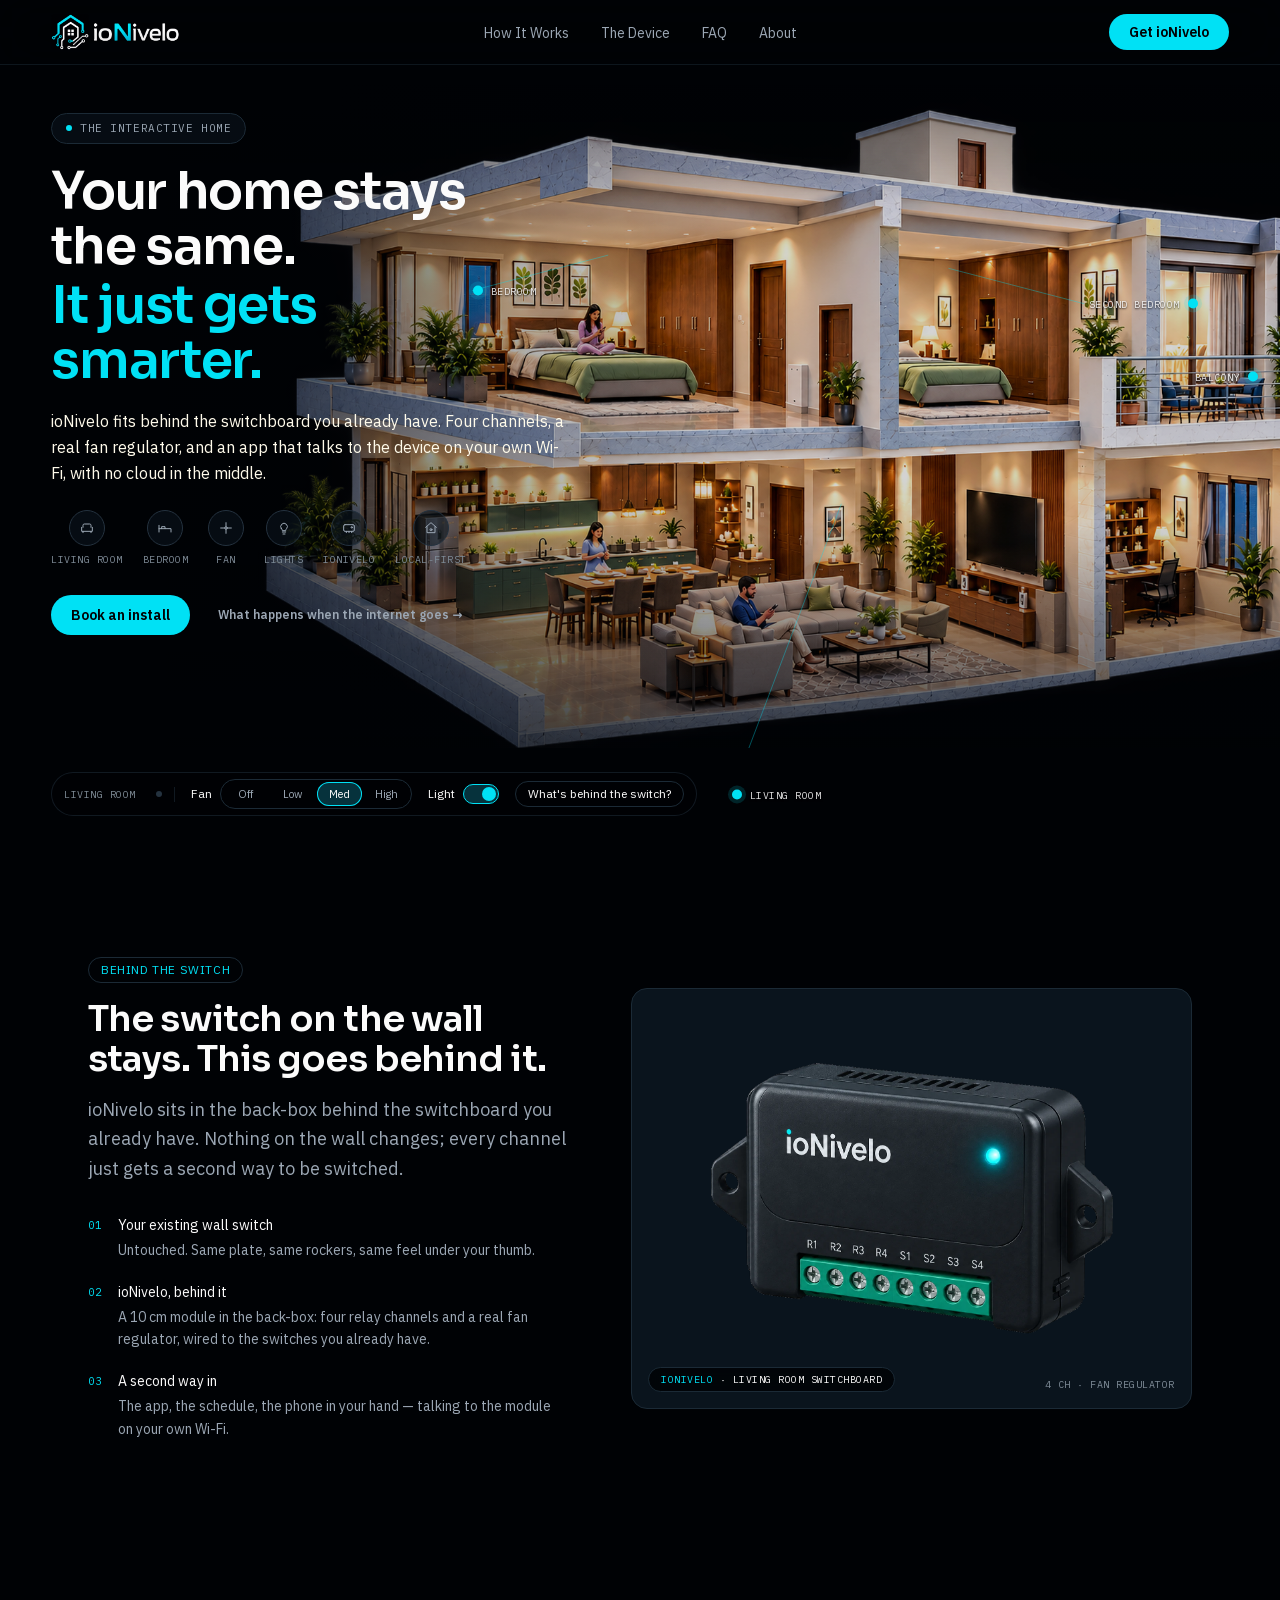
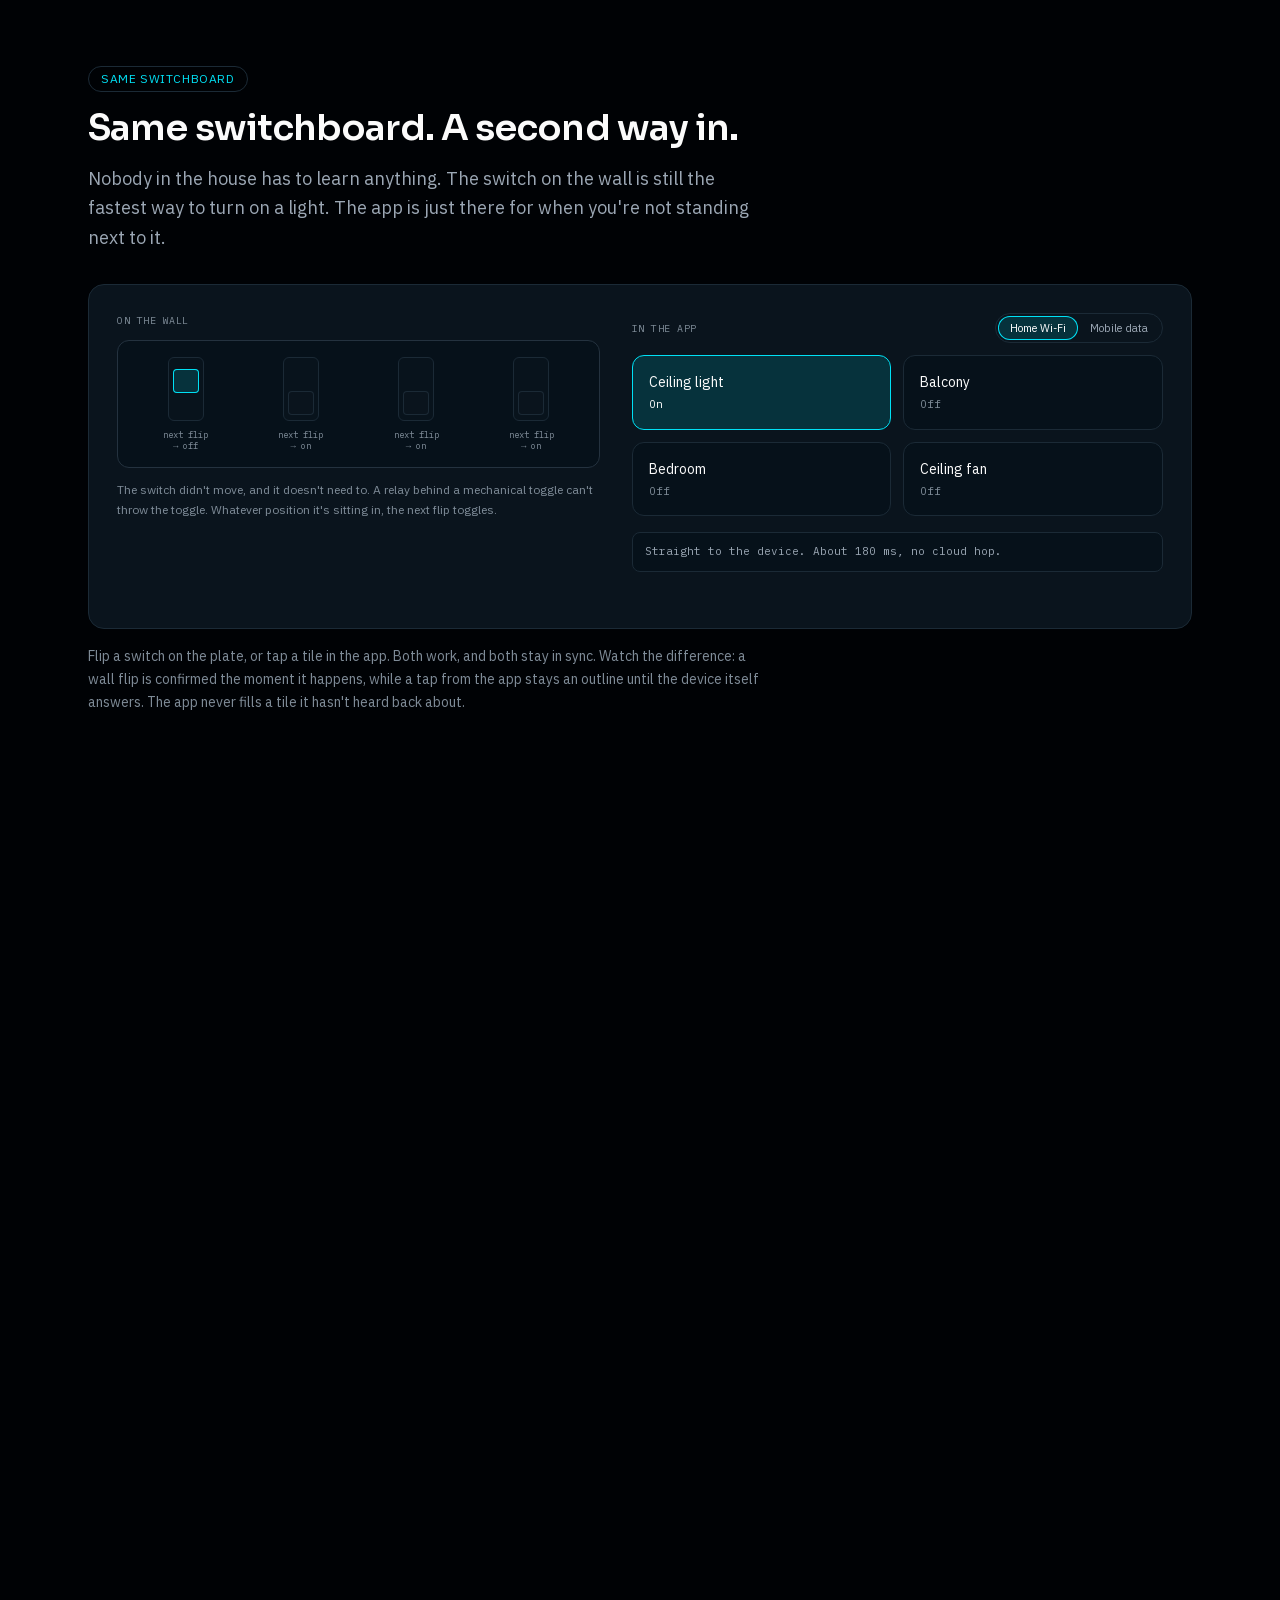
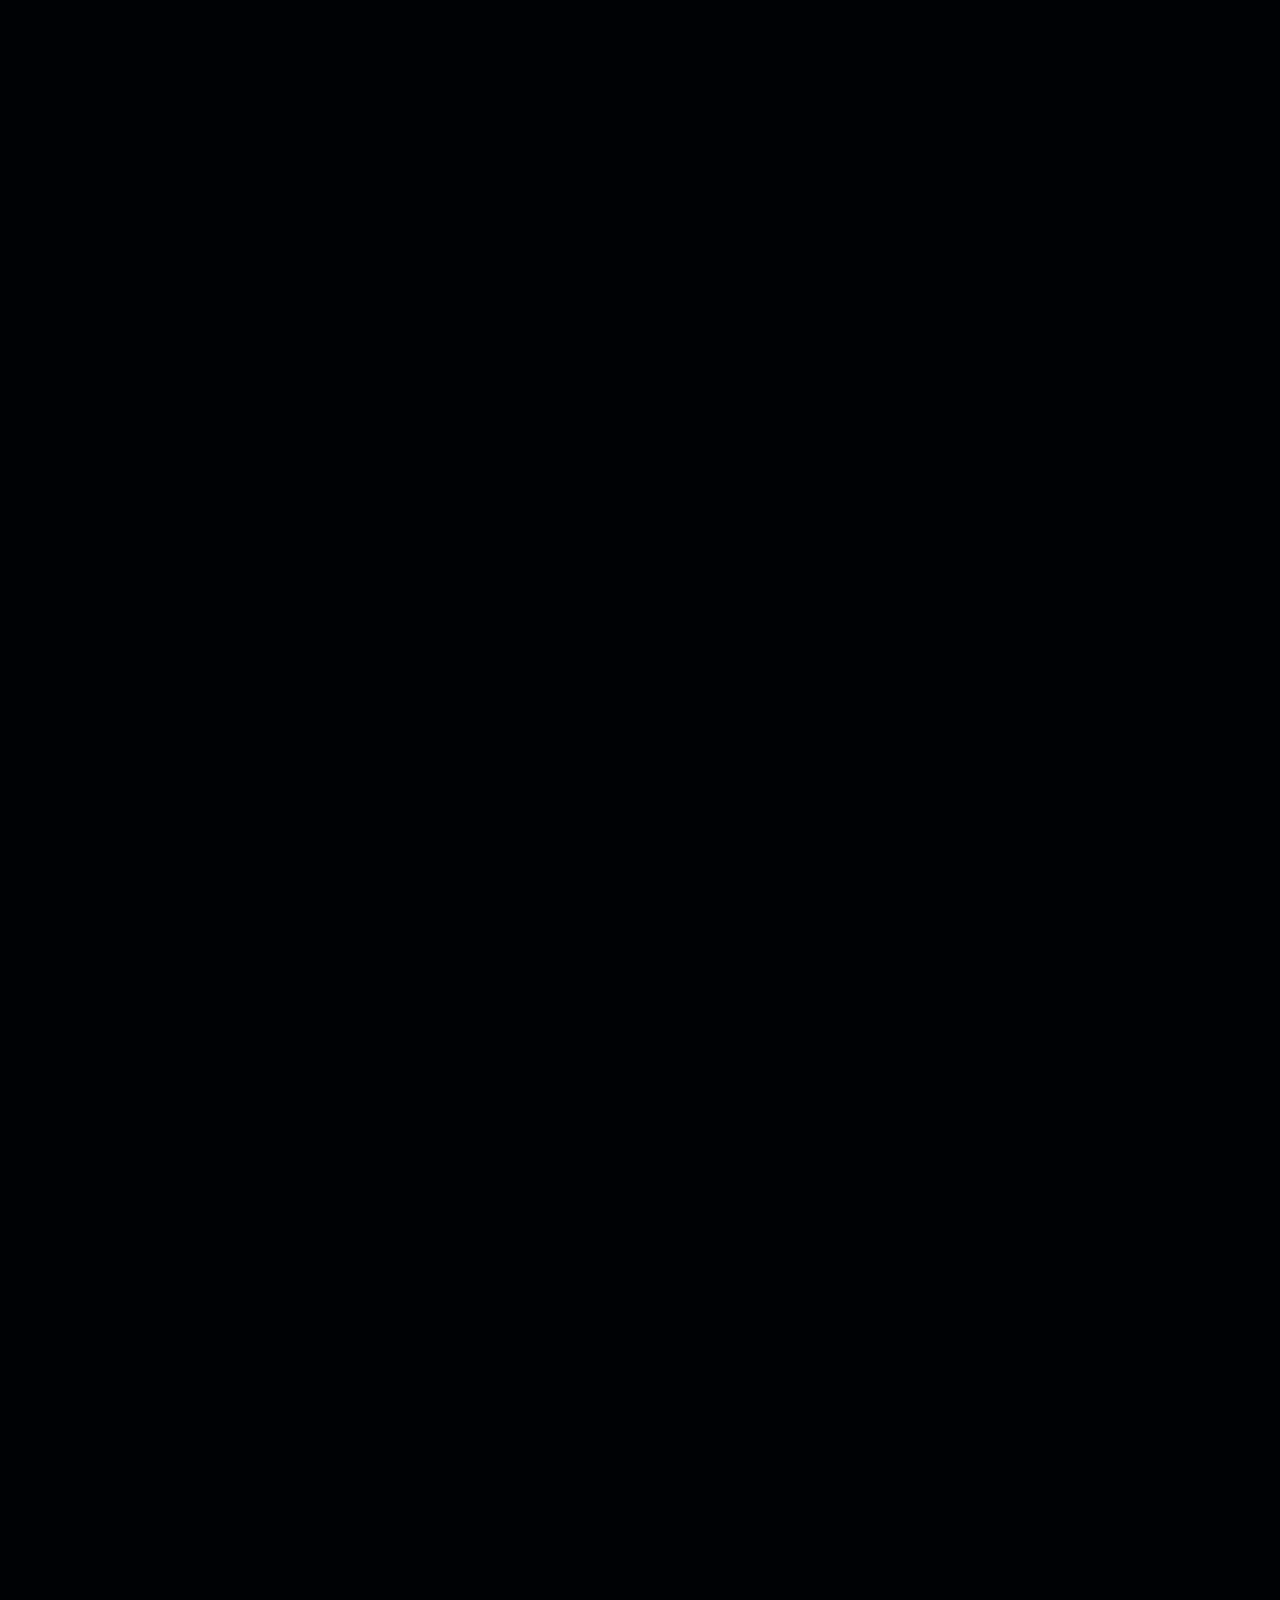
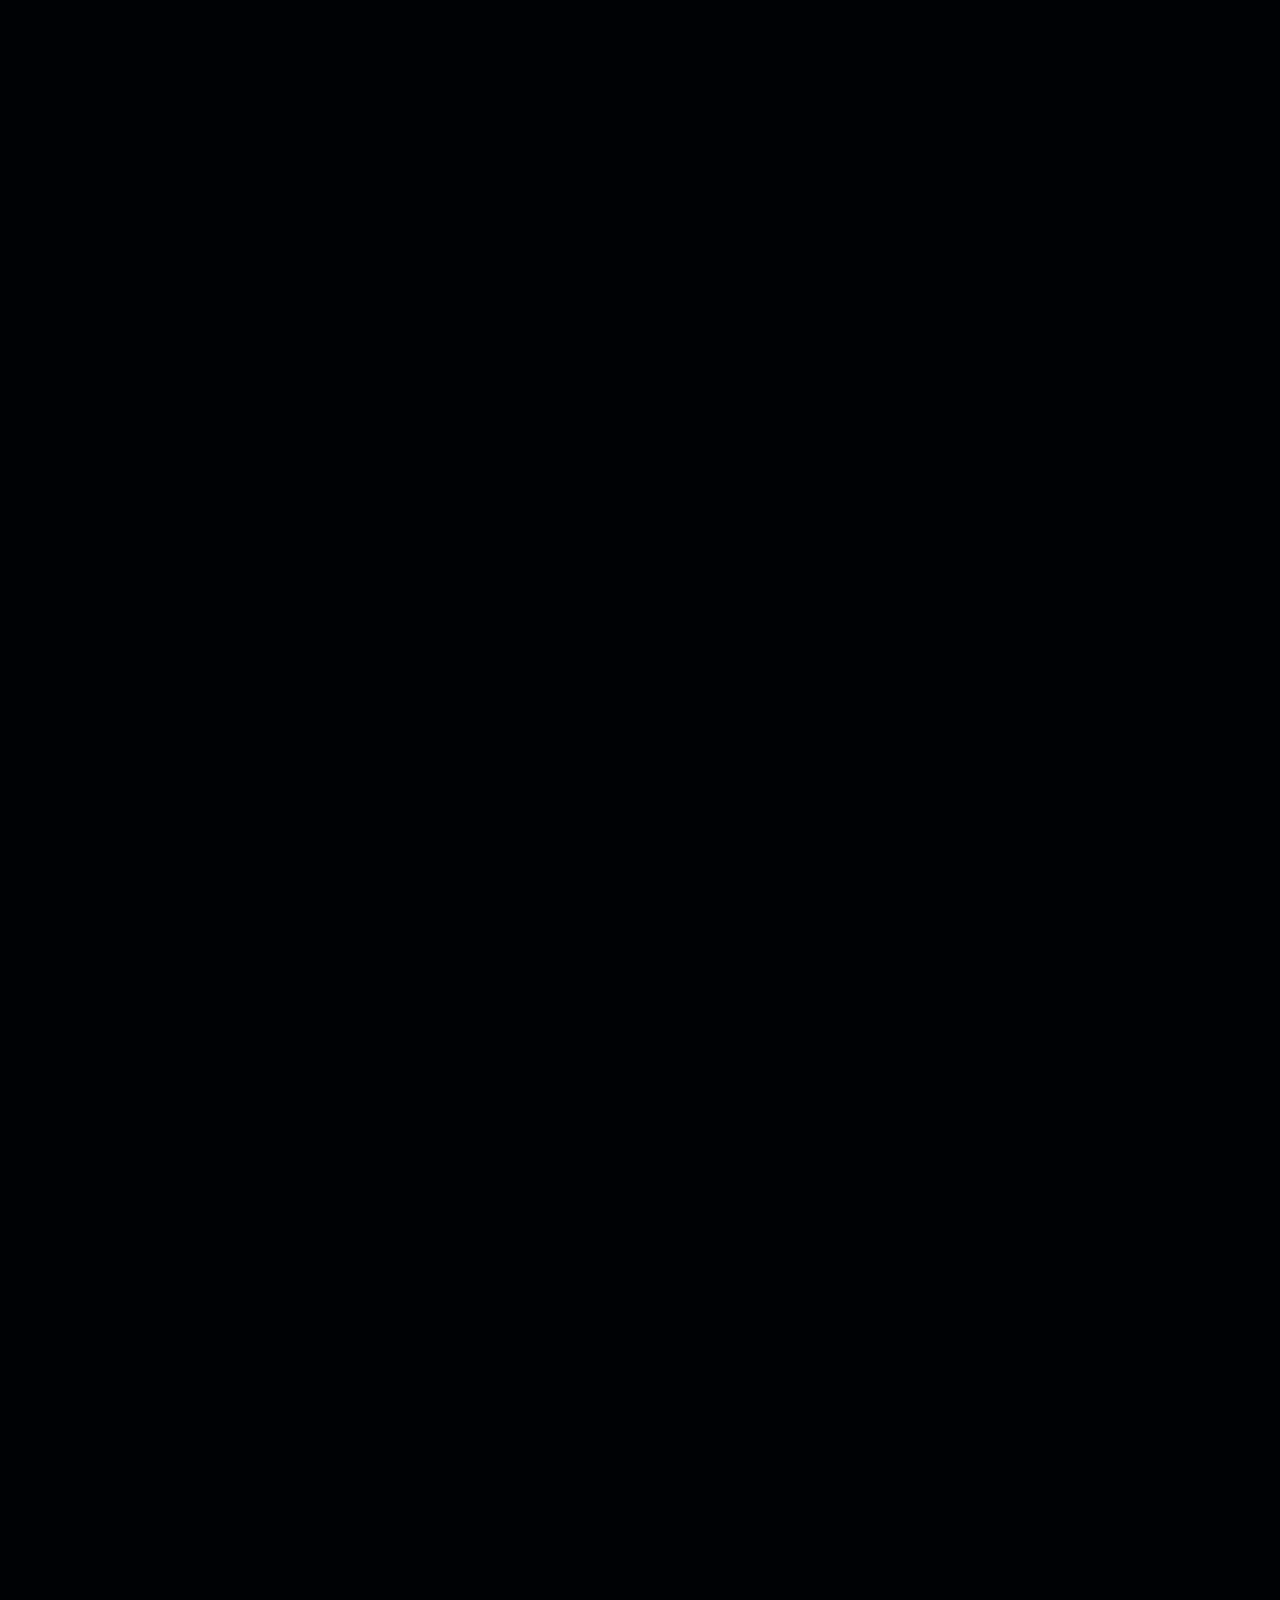
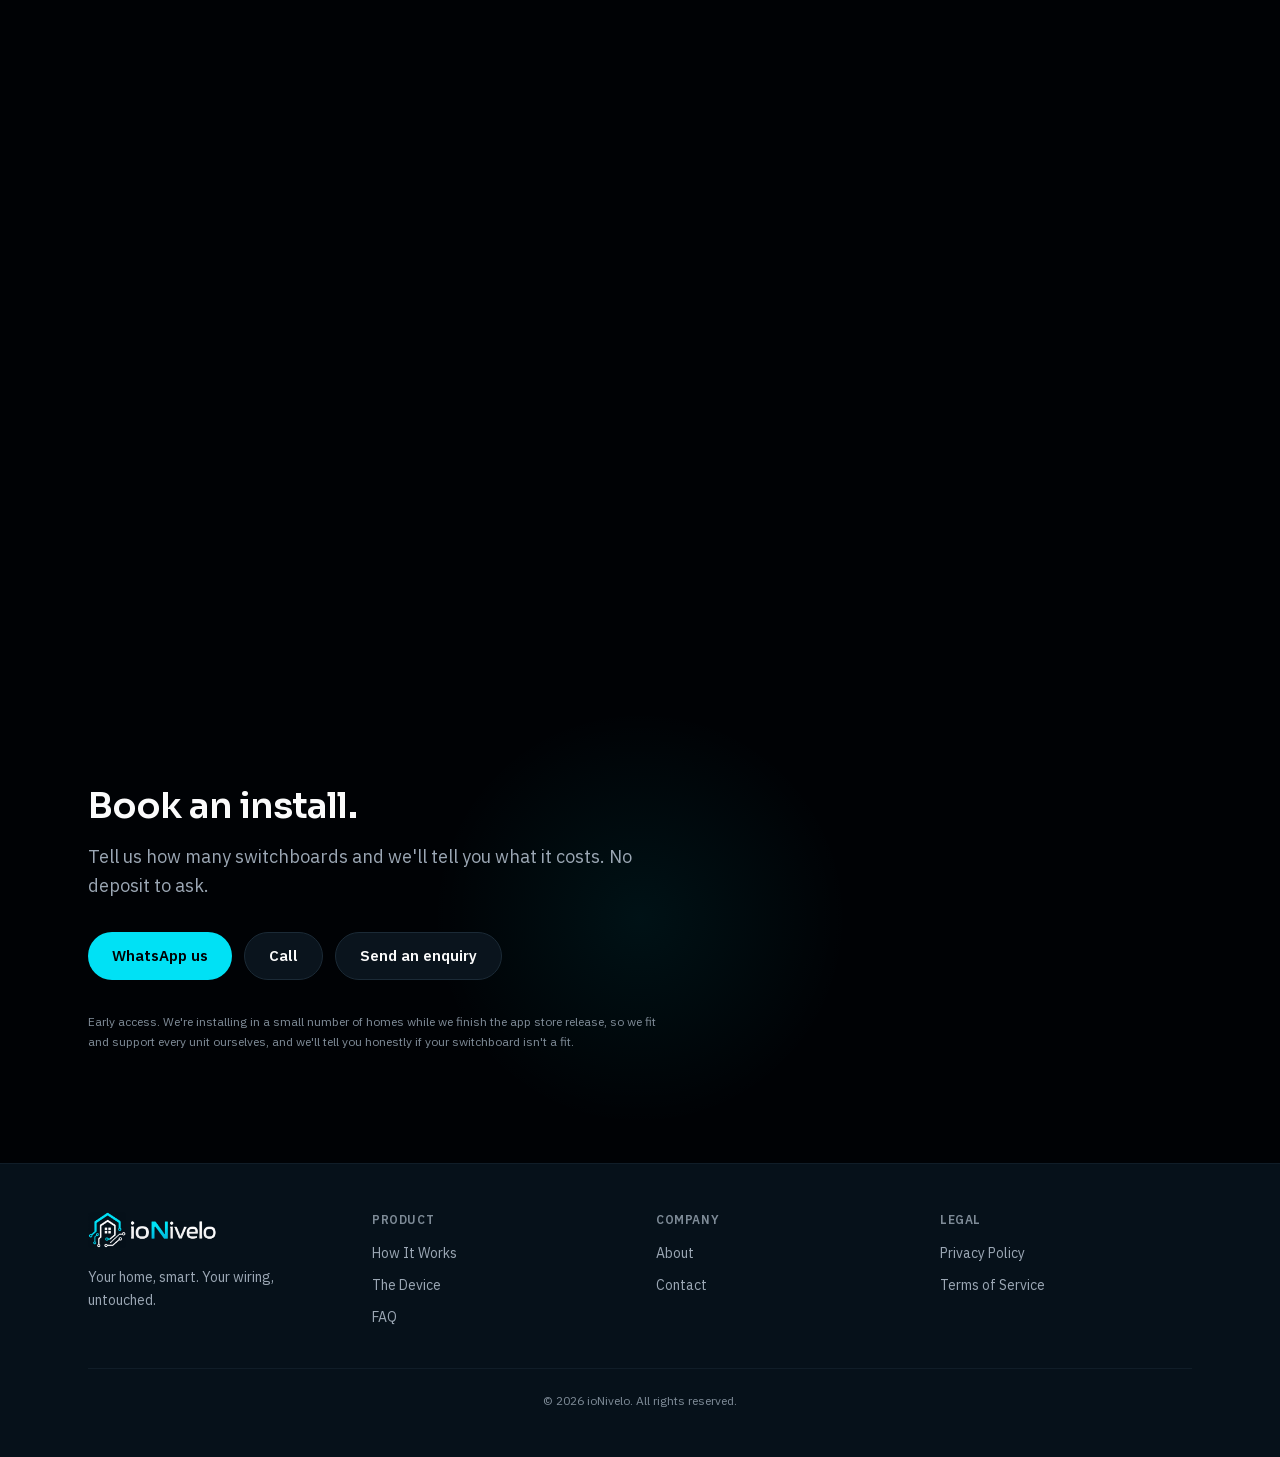
<file: index.html>
<!DOCTYPE html><html lang="en" class="sora_a0f6d12b-module__CYZJbq__variable ibm_plex_sans_6c86af97-module__p1WIlW__variable ibm_plex_mono_1500042d-module__4tePKq__variable h-full"><head><meta charSet="utf-8"/><meta name="viewport" content="width=device-width, initial-scale=1"/><link rel="preload" href="/_next/static/media/03fc1b4a8d284b5e-s.p.0wiir8udbzjvx.woff2" as="font" crossorigin="" type="font/woff2"/><link rel="preload" href="/_next/static/media/523e14d07aba6dd5-s.p.264uvk3dqe3tq.woff2" as="font" crossorigin="" type="font/woff2"/><link rel="preload" href="/_next/static/media/99e609270109b47d-s.p.40sczeszzbjw1.woff2" as="font" crossorigin="" type="font/woff2"/><link rel="preload" as="image" href="/brand/ionivelo-wordmark.png"/><link rel="preload" as="image" href="/assets/bg-home-image/final-3d-home-for-ionivelo-website.png"/><link rel="stylesheet" href="/_next/static/chunks/0g95owq8lqc8b.css" data-precedence="next"/><link rel="preload" as="script" fetchPriority="low" href="/_next/static/chunks/3s6nzrbk-8mnv.js"/><script src="/_next/static/chunks/3450qyhportkm.js" async=""></script><script src="/_next/static/chunks/1j_9b-l0n6u-t.js" async=""></script><script src="/_next/static/chunks/3iz8uv5b1jeri.js" async=""></script><script src="/_next/static/chunks/turbopack-0lfl71ip0tp02.js" async=""></script><script src="/_next/static/chunks/067owao1bl4r9.js" async=""></script><script src="/_next/static/chunks/0jjbjo67lw300.js" async=""></script><script src="/_next/static/chunks/3fntmmi971322.js" async=""></script><script src="/_next/static/chunks/0q3ahmroqrr7m.js" async=""></script><script src="/_next/static/chunks/0i-5efvfrwjiv.js" async=""></script><script src="/_next/static/chunks/2sw2u_-jxrk-m.js" async=""></script><title>ioNivelo | Your wall switches keep working. With or without the internet.</title><meta name="description" content="Retrofit smart control for Indian homes. Four channels and a real fan regulator behind the switchboard you already have. The app talks straight to the device on your home Wi-Fi, and your wall switches never stop working."/><meta property="og:title" content="ioNivelo | Your wall switches keep working. With or without the internet."/><meta property="og:description" content="Retrofit smart control for Indian homes. Four channels and a real fan regulator behind the switchboard you already have. The app talks straight to the device on your home Wi-Fi, and your wall switches never stop working."/><meta property="og:image" content="https://ionivelo.github.io/opengraph-image?1ab5097d58c7bf8e"/><meta property="og:image:type" content="image/png"/><meta property="og:image:width" content="1200"/><meta property="og:image:height" content="630"/><meta property="og:image:alt" content="ioNivelo. Your home, smart. Your wiring, untouched."/><meta name="twitter:card" content="summary_large_image"/><meta name="twitter:title" content="ioNivelo | Your wall switches keep working. With or without the internet."/><meta name="twitter:description" content="Retrofit smart control for Indian homes. Four channels and a real fan regulator behind the switchboard you already have. The app talks straight to the device on your home Wi-Fi, and your wall switches never stop working."/><meta name="twitter:image" content="https://ionivelo.github.io/opengraph-image?1ab5097d58c7bf8e"/><meta name="twitter:image:alt" content="ioNivelo. Your home, smart. Your wiring, untouched."/><meta name="twitter:image:type" content="image/png"/><meta name="twitter:image:width" content="1200"/><meta name="twitter:image:height" content="630"/><link rel="icon" href="/icon.png?icon.3u-vg726kopgk.png" sizes="512x512" type="image/png"/><link rel="apple-touch-icon" href="/apple-icon.png?apple-icon.26o-t_9uos_xq.png" sizes="180x180" type="image/png"/><meta name="next-size-adjust" content=""/><script>document.documentElement.dataset.js='1';(function(){var d=document.documentElement,hold=0;try{if(!sessionStorage.getItem('io-splash')){sessionStorage.setItem('io-splash','1');d.dataset.splash='1';hold=Date.now()+2000;setTimeout(function(){delete d.dataset.splash},2000+600);}}catch(err){}function run(){var wait=hold-Date.now();if(wait>0){setTimeout(run,wait);return}var els=document.querySelectorAll('.reveal:not([data-inview]),.reveal-kids>:not(.reveal-kids):not([data-inview])');var show=function(e){e.dataset.inview='1'};try{if(!window.IntersectionObserver||matchMedia('(prefers-reduced-motion: reduce)').matches){Array.prototype.forEach.call(els,show);return;}var io=new IntersectionObserver(function(entries){entries.forEach(function(en){if(en.isIntersecting){show(en.target);io.unobserve(en.target)}})},{threshold:0.15,rootMargin:'0px 0px -8% 0px'});Array.prototype.forEach.call(els,function(e){io.observe(e)});}catch(err){Array.prototype.forEach.call(els,show)}}window.__ioReveal=run;if(document.readyState!=='loading')run();else document.addEventListener('DOMContentLoaded',run);})();</script><script src="/_next/static/chunks/0cz1d0mv5g_q7.js" noModule=""></script></head><body class="min-h-full flex flex-col"><div hidden=""><!--$--><!--/$--></div><div class="splash" aria-hidden="true" style="--splash-hold:2000ms"><img alt="" width="880" height="245" decoding="async" data-nimg="1" class="splash__logo h-auto w-[220px] sm:w-[280px]" style="color:transparent" src="/brand/ionivelo-wordmark.png"/><span class="splash__line"></span></div><header class="reveal sticky top-0 z-50 border-b border-outline/50 bg-ground/80 backdrop-blur-xl [--rise:-8px]"><nav class="relative flex h-16 items-center justify-between px-6 lg:px-[4vw]"><a class="flex items-center" aria-label="ioNivelo home" href="/"><img alt="ioNivelo" width="880" height="245" decoding="async" data-nimg="1" class="h-9 w-auto" style="color:transparent" src="/brand/ionivelo-wordmark.png"/></a><ul class="absolute left-1/2 hidden -translate-x-1/2 items-center gap-8 md:flex"><li><a class="text-sm text-muted transition-colors hover:text-white" href="/how-it-works">How It Works</a></li><li><a class="text-sm text-muted transition-colors hover:text-white" href="/the-device">The Device</a></li><li><a class="text-sm text-muted transition-colors hover:text-white" href="/faq">FAQ</a></li><li><a class="text-sm text-muted transition-colors hover:text-white" href="/about">About</a></li></ul><div class="hidden md:block"><button type="button" class="inline-flex h-9 items-center rounded-full bg-cyan px-5 text-sm font-semibold text-ground transition-opacity hover:opacity-90">Get ioNivelo</button></div><button class="flex flex-col gap-1.5 md:hidden" aria-label="Toggle menu"><span class="block h-0.5 w-6 bg-white transition-transform "></span><span class="block h-0.5 w-6 bg-white transition-opacity "></span><span class="block h-0.5 w-6 bg-white transition-transform "></span></button></nav></header><main class="flex-1"><!--$!--><template data-dgst="BAILOUT_TO_CLIENT_SIDE_RENDERING"></template><!--/$--><section class="hero-home relative overflow-hidden"><div class="relative z-10 px-6 pt-6 lg:px-[4vw] lg:pt-12"><div class="reveal-kids lg:max-w-[540px]"><span class="inline-flex items-center gap-2 rounded-full border border-outline bg-surface-card/60 px-3.5 py-1.5 font-mono text-[11px] uppercase tracking-wider text-muted"><span class="h-1.5 w-1.5 rounded-full bg-cyan" aria-hidden="true"></span>The interactive home</span><h1 class="mt-5 font-display text-[2.2rem] font-semibold leading-[1.06] tracking-tight text-white sm:text-[2.75rem] lg:text-[3.25rem]">Your home stays<br class="hidden lg:block"/> the same.<span class="mt-1 block text-cyan">It just gets<br class="hidden lg:block"/> smarter.</span></h1><p class="mt-5 max-w-[520px] text-[16px] leading-relaxed text-amber-50">ioNivelo fits behind the switchboard you already have. Four channels, a real fan regulator, and an app that talks to the device on your own Wi-Fi, with no cloud in the middle.</p><ul class="flex flex-wrap gap-x-5 gap-y-3 mt-6" aria-label="What you get"><li class="flex flex-col items-center gap-1.5"><span class="flex h-9 w-9 items-center justify-center rounded-full border border-outline-strong bg-surface-card/60 text-muted"><svg viewBox="0 0 24 24" width="16" height="16" fill="none" stroke="currentColor" stroke-width="1.5" stroke-linecap="round" stroke-linejoin="round" aria-hidden="true"><path d="M4 11v6h16v-6"></path><path d="M6 11V8a2 2 0 0 1 2-2h8a2 2 0 0 1 2 2v3"></path><path d="M6 17v2M18 17v2"></path></svg></span><span class="font-mono text-[10px] uppercase tracking-wider text-faint">Living room</span></li><li class="flex flex-col items-center gap-1.5"><span class="flex h-9 w-9 items-center justify-center rounded-full border border-outline-strong bg-surface-card/60 text-muted"><svg viewBox="0 0 24 24" width="16" height="16" fill="none" stroke="currentColor" stroke-width="1.5" stroke-linecap="round" stroke-linejoin="round" aria-hidden="true"><path d="M3 18V8"></path><path d="M3 13h18v5"></path><path d="M7 13v-3h5v3"></path></svg></span><span class="font-mono text-[10px] uppercase tracking-wider text-faint">Bedroom</span></li><li class="flex flex-col items-center gap-1.5"><span class="flex h-9 w-9 items-center justify-center rounded-full border border-outline-strong bg-surface-card/60 text-muted"><svg viewBox="0 0 24 24" width="16" height="16" fill="none" stroke="currentColor" stroke-width="1.5" stroke-linecap="round" stroke-linejoin="round" aria-hidden="true"><circle cx="12" cy="12" r="1.8"></circle><path d="M12 10.2V4M12 13.8V20M10.2 12H4M13.8 12H20"></path></svg></span><span class="font-mono text-[10px] uppercase tracking-wider text-faint">Fan</span></li><li class="flex flex-col items-center gap-1.5"><span class="flex h-9 w-9 items-center justify-center rounded-full border border-outline-strong bg-surface-card/60 text-muted"><svg viewBox="0 0 24 24" width="16" height="16" fill="none" stroke="currentColor" stroke-width="1.5" stroke-linecap="round" stroke-linejoin="round" aria-hidden="true"><path d="M9.5 18h5M10.5 21h3"></path><path d="M8.2 13.2a5 5 0 1 1 7.6 0c-.9.9-1.4 1.8-1.4 2.8h-4.8c0-1-.5-1.9-1.4-2.8z"></path></svg></span><span class="font-mono text-[10px] uppercase tracking-wider text-faint">Lights</span></li><li class="flex flex-col items-center gap-1.5"><span class="flex h-9 w-9 items-center justify-center rounded-full border border-outline-strong bg-surface-card/60 text-muted"><svg viewBox="0 0 24 24" width="16" height="16" fill="none" stroke="currentColor" stroke-width="1.5" stroke-linecap="round" stroke-linejoin="round" aria-hidden="true"><rect x="4" y="7" width="16" height="10" rx="2"></rect><path d="M8 17v2M12 17v2M16 17v2"></path><circle cx="16" cy="11" r="1"></circle></svg></span><span class="font-mono text-[10px] uppercase tracking-wider text-faint">ioNivelo</span></li><li class="flex flex-col items-center gap-1.5"><span class="flex h-9 w-9 items-center justify-center rounded-full border border-outline-strong bg-surface-card/60 text-muted"><svg viewBox="0 0 24 24" width="16" height="16" fill="none" stroke="currentColor" stroke-width="1.5" stroke-linecap="round" stroke-linejoin="round" aria-hidden="true"><path d="M4 11l8-7 8 7"></path><path d="M6 10v9h12v-9"></path><circle cx="12" cy="14.5" r="1.5"></circle></svg></span><span class="font-mono text-[10px] uppercase tracking-wider text-faint">Local-first</span></li></ul><div class="mt-7 flex flex-wrap items-center gap-3"><button class="inline-flex items-center justify-center gap-2 rounded-full font-semibold transition-[background-color,border-color,opacity,transform] active:scale-[0.97] motion-reduce:active:scale-100 bg-cyan text-ground hover:opacity-90 h-10 px-5 text-sm whitespace-nowrap" style="transition-duration:var(--d-fast)" type="button">Book an install</button><a href="#outage" class="inline-flex items-center justify-center gap-2 rounded-full font-semibold transition-[background-color,border-color,opacity,transform] active:scale-[0.97] motion-reduce:active:scale-100 text-muted hover:text-white h-8 px-4 text-xs whitespace-nowrap" style="transition-duration:var(--d-fast)">What happens when the internet goes →</a></div></div></div><div class="hero-home__house relative mt-8 w-full lg:mt-0"><div class="relative w-full overflow-hidden bg-ground " style="aspect-ratio:1671 / 941"><img alt="Cutaway view of an apartment at night, its rooms lit warmly from inside." draggable="false" decoding="async" data-nimg="fill" class="object-cover select-none" style="position:absolute;height:100%;width:100%;left:0;top:0;right:0;bottom:0;color:transparent" src="/assets/bg-home-image/final-3d-home-for-ionivelo-website.png"/><div class="pointer-events-none absolute inset-0 z-2"><div aria-hidden="true" class="absolute transition-[opacity,transform]" style="left:62.57359195366412%;top:62.116727379106116%;opacity:0;transform:translate(-50%, -125%);transition-duration:var(--d-slow);transition-timing-function:var(--ease-out)"><div class="flex flex-col items-center gap-1.5"><span class="whitespace-nowrap rounded-full border border-outline bg-ground/85 px-3 py-1 font-mono text-[10px] uppercase tracking-wider text-white backdrop-blur-sm"><span class="text-cyan">ioNivelo</span> · <!-- -->living room</span><span class="h-4 w-px bg-cyan/70"></span></div></div><div aria-hidden="true" class="absolute transition-[opacity,transform]" style="left:53.65895215207628%;top:33.49497618449459%;opacity:0;transform:translate(-50%, -125%);transition-duration:var(--d-slow);transition-timing-function:var(--ease-out)"><div class="flex flex-col items-center gap-1.5"><span class="whitespace-nowrap rounded-full border border-outline bg-ground/85 px-3 py-1 font-mono text-[10px] uppercase tracking-wider text-white backdrop-blur-sm"><span class="text-cyan">ioNivelo</span> · <!-- -->bedroom</span><span class="h-4 w-px bg-cyan/70"></span></div></div><div aria-hidden="true" class="absolute transition-[opacity,transform]" style="left:39.95128306820634%;top:66.06596329675541%;opacity:0;transform:translate(-50%, -125%);transition-duration:var(--d-slow);transition-timing-function:var(--ease-out)"><div class="flex flex-col items-center gap-1.5"><span class="whitespace-nowrap rounded-full border border-outline bg-ground/85 px-3 py-1 font-mono text-[10px] uppercase tracking-wider text-white backdrop-blur-sm"><span class="text-cyan">ioNivelo</span> · <!-- -->kitchen</span><span class="h-4 w-px bg-cyan/70"></span></div></div><div aria-hidden="true" class="absolute transition-[opacity,transform]" style="left:65.03694462945488%;top:39.0027996584098%;opacity:0;transform:translate(-50%, -125%);transition-duration:var(--d-slow);transition-timing-function:var(--ease-out)"><div class="flex flex-col items-center gap-1.5"><span class="whitespace-nowrap rounded-full border border-outline bg-ground/85 px-3 py-1 font-mono text-[10px] uppercase tracking-wider text-white backdrop-blur-sm"><span class="text-cyan">ioNivelo</span> · <!-- -->second bedroom</span><span class="h-4 w-px bg-cyan/70"></span></div></div><div aria-hidden="true" class="absolute transition-[opacity,transform]" style="left:80.45603384331976%;top:62.116727379106116%;opacity:0;transform:translate(-50%, -125%);transition-duration:var(--d-slow);transition-timing-function:var(--ease-out)"><div class="flex flex-col items-center gap-1.5"><span class="whitespace-nowrap rounded-full border border-outline bg-ground/85 px-3 py-1 font-mono text-[10px] uppercase tracking-wider text-white backdrop-blur-sm"><span class="text-cyan">ioNivelo</span> · <!-- -->study</span><span class="h-4 w-px bg-cyan/70"></span></div></div></div></div><div aria-hidden="true" class="pointer-events-none absolute inset-0 z-3" style="background:linear-gradient(180deg, rgba(0,2,5,0.36) 0%, rgba(0,2,5,0) 18%, rgba(0,2,5,0) 66%, rgba(0,2,5,0.66) 100%), rgba(0,2,5,0.16)"></div><div aria-hidden="true" class="pointer-events-none absolute inset-0 z-3 hidden lg:block" style="background:linear-gradient(90deg, rgba(0,2,5,0.80) 0%, rgba(0,2,5,0.50) 14%, rgba(0,2,5,0.18) 30%, rgba(0,2,5,0) 48%)"></div><div class="pointer-events-none absolute inset-0 z-4" aria-label="Rooms"><svg class="absolute inset-0 h-full w-full" viewBox="0 0 100 100" preserveAspectRatio="none" aria-hidden="true"><line x1="48" y1="107" x2="57.35102249650077" y2="63.15677378680217" stroke="#00E1F5" stroke-width="1" vector-effect="non-scaling-stroke" opacity="0.35" style="transition:opacity var(--d-fast)"></line><line x1="26" y1="31" x2="37.55055422074323" y2="25.653303867636602" stroke="#00E1F5" stroke-width="1" vector-effect="non-scaling-stroke" opacity="0.35" style="transition:opacity var(--d-fast)"></line><line x1="78" y1="33" x2="66.44278898194985" y2="27.636468715146588" stroke="#00E1F5" stroke-width="1" vector-effect="non-scaling-stroke" opacity="0.35" style="transition:opacity var(--d-fast)"></line></svg><div class="group absolute" style="left:48%;top:107%"><button type="button" aria-expanded="false" aria-controls="hotspot-living" class="pointer-events-auto flex -translate-x-1 -translate-y-1/2 items-center gap-2 rounded-full py-1 pr-2 pl-1 focus-visible:outline-2 focus-visible:outline-offset-2 focus-visible:outline-cyan "><span aria-hidden="true" class="block h-2.5 w-2.5 rounded-full bg-cyan ring-4 transition-[box-shadow] ring-cyan/15 group-hover:ring-cyan/30" style="transition-duration:var(--d-fast)"></span><span class="hidden font-mono text-[10px] uppercase tracking-wider text-white/90 [text-shadow:0_1px_2px_rgba(0,2,5,.8)] lg:inline">Living room</span><span class="sr-only lg:hidden">Living room</span></button><div id="hotspot-living" role="region" aria-label="Living room devices" class="pointer-events-auto absolute top-full mt-2 w-44 rounded-xl border border-cyan/60 bg-ground/85 p-3 backdrop-blur-md transition-[opacity,transform] left-0 pointer-events-none -translate-y-1 opacity-0 group-hover:pointer-events-auto group-hover:translate-y-0 group-hover:opacity-100" style="transition-duration:var(--d-fast);transition-timing-function:var(--ease-out)"><div class="flex items-center gap-2"><svg viewBox="0 0 24 24" width="14" height="14" fill="none" stroke="#00E1F5" stroke-width="1.5" stroke-linecap="round" stroke-linejoin="round" aria-hidden="true"><path d="M4 20V6a2 2 0 0 1 2-2h8a2 2 0 0 1 2 2v14"></path><path d="M2 20h20"></path><circle cx="13" cy="12" r="0.8"></circle></svg><span class="text-sm text-white">Living room</span></div><ul class="mt-2 space-y-1 font-mono text-[10px] uppercase tracking-wider text-muted"><li class="flex items-center gap-2"><span aria-hidden="true" class="h-1 w-1 rounded-full bg-cyan/70"></span>Ceiling fan</li><li class="flex items-center gap-2"><span aria-hidden="true" class="h-1 w-1 rounded-full bg-cyan/70"></span>Ceiling light</li><li class="flex items-center gap-2"><span aria-hidden="true" class="h-1 w-1 rounded-full bg-cyan/70"></span>ioNivelo</li></ul></div></div><div class="group absolute" style="left:26%;top:31%"><button type="button" aria-expanded="false" aria-controls="hotspot-bedroom" class="pointer-events-auto flex -translate-x-1 -translate-y-1/2 items-center gap-2 rounded-full py-1 pr-2 pl-1 focus-visible:outline-2 focus-visible:outline-offset-2 focus-visible:outline-cyan "><span aria-hidden="true" class="block h-2.5 w-2.5 rounded-full bg-cyan ring-4 transition-[box-shadow] ring-cyan/15 group-hover:ring-cyan/30" style="transition-duration:var(--d-fast)"></span><span class="hidden font-mono text-[10px] uppercase tracking-wider text-white/90 [text-shadow:0_1px_2px_rgba(0,2,5,.8)] lg:inline">Bedroom</span><span class="sr-only lg:hidden">Bedroom</span></button><div id="hotspot-bedroom" role="region" aria-label="Bedroom devices" class="pointer-events-auto absolute top-full mt-2 w-44 rounded-xl border border-cyan/60 bg-ground/85 p-3 backdrop-blur-md transition-[opacity,transform] left-0 pointer-events-none -translate-y-1 opacity-0 group-hover:pointer-events-auto group-hover:translate-y-0 group-hover:opacity-100" style="transition-duration:var(--d-fast);transition-timing-function:var(--ease-out)"><div class="flex items-center gap-2"><svg viewBox="0 0 24 24" width="14" height="14" fill="none" stroke="#00E1F5" stroke-width="1.5" stroke-linecap="round" stroke-linejoin="round" aria-hidden="true"><path d="M4 20V6a2 2 0 0 1 2-2h8a2 2 0 0 1 2 2v14"></path><path d="M2 20h20"></path><circle cx="13" cy="12" r="0.8"></circle></svg><span class="text-sm text-white">Bedroom</span></div><ul class="mt-2 space-y-1 font-mono text-[10px] uppercase tracking-wider text-muted"><li class="flex items-center gap-2"><span aria-hidden="true" class="h-1 w-1 rounded-full bg-cyan/70"></span>Ceiling fan</li><li class="flex items-center gap-2"><span aria-hidden="true" class="h-1 w-1 rounded-full bg-cyan/70"></span>ioNivelo</li></ul></div></div><div class="group absolute" style="left:78%;top:33%"><button type="button" aria-expanded="false" aria-controls="hotspot-bedroom2" class="pointer-events-auto flex -translate-x-1 -translate-y-1/2 items-center gap-2 rounded-full py-1 pr-2 pl-1 focus-visible:outline-2 focus-visible:outline-offset-2 focus-visible:outline-cyan flex-row-reverse pr-1 pl-2"><span aria-hidden="true" class="block h-2.5 w-2.5 rounded-full bg-cyan ring-4 transition-[box-shadow] ring-cyan/15 group-hover:ring-cyan/30" style="transition-duration:var(--d-fast)"></span><span class="hidden font-mono text-[10px] uppercase tracking-wider text-white/90 [text-shadow:0_1px_2px_rgba(0,2,5,.8)] lg:inline">Second bedroom</span><span class="sr-only lg:hidden">Second bedroom</span></button><div id="hotspot-bedroom2" role="region" aria-label="Second bedroom devices" class="pointer-events-auto absolute top-full mt-2 w-44 rounded-xl border border-cyan/60 bg-ground/85 p-3 backdrop-blur-md transition-[opacity,transform] right-0 pointer-events-none -translate-y-1 opacity-0 group-hover:pointer-events-auto group-hover:translate-y-0 group-hover:opacity-100" style="transition-duration:var(--d-fast);transition-timing-function:var(--ease-out)"><div class="flex items-center gap-2"><svg viewBox="0 0 24 24" width="14" height="14" fill="none" stroke="#00E1F5" stroke-width="1.5" stroke-linecap="round" stroke-linejoin="round" aria-hidden="true"><path d="M4 20V6a2 2 0 0 1 2-2h8a2 2 0 0 1 2 2v14"></path><path d="M2 20h20"></path><circle cx="13" cy="12" r="0.8"></circle></svg><span class="text-sm text-white">Second bedroom</span></div><ul class="mt-2 space-y-1 font-mono text-[10px] uppercase tracking-wider text-muted"><li class="flex items-center gap-2"><span aria-hidden="true" class="h-1 w-1 rounded-full bg-cyan/70"></span>Ceiling fan</li><li class="flex items-center gap-2"><span aria-hidden="true" class="h-1 w-1 rounded-full bg-cyan/70"></span>ioNivelo</li></ul></div></div><div class="group absolute" style="left:87%;top:44%"><button type="button" aria-expanded="false" aria-controls="hotspot-balcony" class="pointer-events-auto flex -translate-x-1 -translate-y-1/2 items-center gap-2 rounded-full py-1 pr-2 pl-1 focus-visible:outline-2 focus-visible:outline-offset-2 focus-visible:outline-cyan flex-row-reverse pr-1 pl-2"><span aria-hidden="true" class="block h-2.5 w-2.5 rounded-full bg-cyan ring-4 transition-[box-shadow] ring-cyan/15 group-hover:ring-cyan/30" style="transition-duration:var(--d-fast)"></span><span class="hidden font-mono text-[10px] uppercase tracking-wider text-white/90 [text-shadow:0_1px_2px_rgba(0,2,5,.8)] lg:inline">Balcony</span><span class="sr-only lg:hidden">Balcony</span></button><div id="hotspot-balcony" role="region" aria-label="Balcony devices" class="pointer-events-auto absolute top-full mt-2 w-44 rounded-xl border border-cyan/60 bg-ground/85 p-3 backdrop-blur-md transition-[opacity,transform] right-0 pointer-events-none -translate-y-1 opacity-0 group-hover:pointer-events-auto group-hover:translate-y-0 group-hover:opacity-100" style="transition-duration:var(--d-fast);transition-timing-function:var(--ease-out)"><div class="flex items-center gap-2"><svg viewBox="0 0 24 24" width="14" height="14" fill="none" stroke="#00E1F5" stroke-width="1.5" stroke-linecap="round" stroke-linejoin="round" aria-hidden="true"><path d="M4 20V6a2 2 0 0 1 2-2h8a2 2 0 0 1 2 2v14"></path><path d="M2 20h20"></path><circle cx="13" cy="12" r="0.8"></circle></svg><span class="text-sm text-white">Balcony</span></div><ul class="mt-2 space-y-1 font-mono text-[10px] uppercase tracking-wider text-muted"><li class="text-faint">No devices</li></ul></div></div></div></div><div class="reveal relative z-10 px-6 pt-6 pb-8 lg:absolute lg:bottom-7 lg:left-[4vw] lg:p-0" style="--i:5"><div role="region" aria-label="Living room controls" class="rounded-2xl border border-outline bg-surface-card/80 p-4 lg:rounded-full lg:border-outline/60 lg:bg-ground/70 lg:px-3 lg:py-1.5 lg:backdrop-blur-md "><div class="flex flex-col gap-4 lg:flex-row lg:items-center lg:gap-x-4"><div class="flex items-center justify-between gap-3 lg:border-r lg:border-outline/60 lg:pr-3"><p class="font-mono text-[11px] uppercase tracking-wider text-faint lg:text-[10px]">Living room<span class="lg:hidden"> <span aria-hidden="true">·</span> 4 channels</span></p><span class="flex items-center gap-2" aria-hidden="true"><span class="h-px bg-cyan transition-[width]" style="width:0;transition-duration:var(--d-slow);transition-timing-function:var(--ease-out)"></span><span class="h-1.5 w-1.5 rounded-full transition-colors bg-outline-strong" style="transition-duration:var(--d-fast)"></span></span></div><div role="radiogroup" aria-labelledby="_R_1hinptb_-fan" class="flex min-w-0 flex-col gap-2 lg:flex-row lg:items-center lg:gap-2"><div class="flex items-baseline justify-between"><span id="_R_1hinptb_-fan" class="text-sm text-white lg:text-xs"><span class="lg:hidden">Ceiling fan</span><span class="hidden lg:inline">Fan</span></span><span class="font-mono text-[11px] uppercase tracking-wider text-faint lg:hidden">Regulator</span></div><div class="grid grid-cols-4 gap-0.5 rounded-full border border-outline p-0.5 lg:w-48"><label class="flex h-8 cursor-pointer items-center justify-center rounded-full text-xs font-medium transition-colors has-focus-visible:outline-2 has-focus-visible:outline-offset-2 has-focus-visible:outline-cyan lg:h-6 lg:text-[11px] text-muted hover:text-white" style="transition-duration:var(--d-fast)"><input type="radio" class="sr-control" name="_R_1hinptb_-fan" value="off"/>Off</label><label class="flex h-8 cursor-pointer items-center justify-center rounded-full text-xs font-medium transition-colors has-focus-visible:outline-2 has-focus-visible:outline-offset-2 has-focus-visible:outline-cyan lg:h-6 lg:text-[11px] text-muted hover:text-white" style="transition-duration:var(--d-fast)"><input type="radio" class="sr-control" name="_R_1hinptb_-fan" value="low"/>Low</label><label class="flex h-8 cursor-pointer items-center justify-center rounded-full text-xs font-medium transition-colors has-focus-visible:outline-2 has-focus-visible:outline-offset-2 has-focus-visible:outline-cyan lg:h-6 lg:text-[11px] bg-accent-surface text-white" style="transition-duration:var(--d-fast);box-shadow:inset 0 0 0 1px #00E1F5"><input type="radio" class="sr-control" name="_R_1hinptb_-fan" checked="" value="medium"/>Med</label><label class="flex h-8 cursor-pointer items-center justify-center rounded-full text-xs font-medium transition-colors has-focus-visible:outline-2 has-focus-visible:outline-offset-2 has-focus-visible:outline-cyan lg:h-6 lg:text-[11px] text-muted hover:text-white" style="transition-duration:var(--d-fast)"><input type="radio" class="sr-control" name="_R_1hinptb_-fan" value="high"/>High</label></div></div><div class="flex items-center justify-between gap-3 lg:justify-start lg:gap-2"><span id="_R_1hinptb_-light" class="text-sm text-white lg:text-xs"><span class="lg:hidden">Ceiling light</span><span class="hidden lg:inline">Light</span></span><button type="button" role="switch" aria-checked="true" aria-labelledby="_R_1hinptb_-light" class="relative h-5 w-9 shrink-0 rounded-full border transition-colors" style="transition-duration:var(--d-fast);border-color:#00E1F5;background:var(--color-accent-surface)"><span aria-hidden="true" class="absolute top-0.5 h-3.5 w-3.5 rounded-full transition-[left,background-color]" style="transition-duration:var(--d-fast);left:calc(100% - 1rem);background:#00E1F5"></span></button></div><button type="button" aria-pressed="false" class="flex w-full items-center justify-between gap-3 rounded-xl border px-4 py-2.5 text-left text-sm transition-colors lg:w-auto lg:justify-start lg:rounded-full lg:px-3 lg:py-1 lg:text-xs" style="transition-duration:var(--d-fast);border-color:var(--color-outline);background:transparent;color:var(--color-white)"><span class="whitespace-nowrap">What&#x27;s behind the switch?</span><span class="font-mono text-[11px] uppercase tracking-wider text-faint lg:hidden">Show</span></button></div><p class="sr-only" aria-live="polite"></p></div></div></section><section id="ionivelo" class="relative py-20 sm:py-28 scroll-mt-16"><div class="mx-auto max-w-6xl px-6"><div class="grid gap-10 lg:grid-cols-[minmax(0,1fr)_minmax(0,1.15fr)] lg:items-center lg:gap-14"><div class="reveal"><span class="mb-4 inline-block rounded-full border border-outline px-3 py-1 text-xs font-medium uppercase tracking-wider text-cyan">Behind the switch</span><h2 class="font-display text-3xl font-semibold tracking-tight text-white sm:text-4xl ">The switch on the wall stays. This goes behind it.</h2><p class="mt-4 max-w-2xl text-lg leading-relaxed text-muted ">ioNivelo sits in the back-box behind the switchboard you already have. Nothing on the wall changes; every channel just gets a second way to be switched.</p><ol class="mt-8 space-y-5"><li class="flex gap-4"><span class="mt-0.5 font-mono text-[11px] text-cyan">01</span><div><p class="text-sm font-medium text-white">Your existing wall switch</p><p class="mt-1 max-w-md text-sm leading-relaxed text-muted">Untouched. Same plate, same rockers, same feel under your thumb.</p></div></li><li class="flex gap-4"><span class="mt-0.5 font-mono text-[11px] text-cyan">02</span><div><p class="text-sm font-medium text-white">ioNivelo, behind it</p><p class="mt-1 max-w-md text-sm leading-relaxed text-muted">A 10 cm module in the back-box: four relay channels and a real fan regulator, wired to the switches you already have.</p></div></li><li class="flex gap-4"><span class="mt-0.5 font-mono text-[11px] text-cyan">03</span><div><p class="text-sm font-medium text-white">A second way in</p><p class="mt-1 max-w-md text-sm leading-relaxed text-muted">The app, the schedule, the phone in your hand — talking to the module on your own Wi-Fi.</p></div></li></ol></div><div class="relative aspect-4/3 w-full overflow-hidden rounded-2xl border border-outline bg-surface-card"><div class="absolute inset-0 flex items-center justify-center p-8 sm:p-10"><img alt="The ioNivelo module: a small black enclosure with the ioNivelo mark, a cyan status LED, and an eight-way terminal block labelled R1 to R4 and S1 to S4." loading="lazy" width="1200" height="807" decoding="async" data-nimg="1" class="h-auto w-full max-w-[84%] transition-[opacity,transform] will-change-transform" style="color:transparent;opacity:0;transform:translateY(4%) scale(0.92);transition-duration:var(--d-scene);transition-timing-function:var(--ease-out)" src="/assets/ionivelo-module.webp"/></div><div class="pointer-events-none absolute inset-x-0 bottom-0 z-2 flex items-end justify-between p-4"><span class="rounded-full border border-outline bg-ground/85 px-3 py-1 font-mono text-[10px] uppercase tracking-wider text-white backdrop-blur-sm"><span class="text-cyan">ioNivelo</span> · living room switchboard</span><span class="font-mono text-[10px] uppercase tracking-wider text-faint">4 ch · fan regulator</span></div></div></div></div></section><section id="sync" class="relative py-20 sm:py-28 deferred"><div class="mx-auto max-w-6xl px-6"><div class="reveal"><span class="mb-4 inline-block rounded-full border border-outline px-3 py-1 text-xs font-medium uppercase tracking-wider text-cyan">Same switchboard</span><h2 class="font-display text-3xl font-semibold tracking-tight text-white sm:text-4xl ">Same switchboard. A second way in.</h2><p class="mt-4 max-w-2xl text-lg leading-relaxed text-muted ">Nobody in the house has to learn anything. The switch on the wall is still the fastest way to turn on a light. The app is just there for when you&#x27;re not standing next to it.</p></div><div class="reveal mt-8" style="--i:1"><div class="rounded-2xl border border-outline bg-surface-card p-5 sm:p-7"><div class="grid gap-8 lg:grid-cols-[minmax(0,1fr)_minmax(0,1.1fr)]"><div><div class="mb-3 font-mono text-[10px] uppercase tracking-wider text-faint">On the wall</div><div class="rounded-xl border border-outline-strong bg-surface-sunken p-4"><div class="grid grid-cols-4 gap-3"><button type="button" aria-label="Flip the Ceiling light wall switch" class="group flex flex-col items-center gap-2"><span class="relative flex h-16 w-9 items-center justify-center rounded-md border border-outline bg-surface transition-colors group-hover:border-cyan/50"><span class="absolute left-1 right-1 h-6 rounded-sm" style="top:0.7rem;background:#06323C;box-shadow:inset 0 0 0 1px #00E1F5;transition:all var(--d-instant) var(--ease-mech)"></span></span><span class="font-mono text-[9px] leading-tight text-faint">next flip<br/>→ <!-- -->off</span></button><button type="button" aria-label="Flip the Balcony wall switch" class="group flex flex-col items-center gap-2"><span class="relative flex h-16 w-9 items-center justify-center rounded-md border border-outline bg-surface transition-colors group-hover:border-cyan/50"><span class="absolute left-1 right-1 h-6 rounded-sm" style="top:2.05rem;background:#0A141D;box-shadow:inset 0 0 0 1px #1B2A36;transition:all var(--d-instant) var(--ease-mech)"></span></span><span class="font-mono text-[9px] leading-tight text-faint">next flip<br/>→ <!-- -->on</span></button><button type="button" aria-label="Flip the Bedroom wall switch" class="group flex flex-col items-center gap-2"><span class="relative flex h-16 w-9 items-center justify-center rounded-md border border-outline bg-surface transition-colors group-hover:border-cyan/50"><span class="absolute left-1 right-1 h-6 rounded-sm" style="top:2.05rem;background:#0A141D;box-shadow:inset 0 0 0 1px #1B2A36;transition:all var(--d-instant) var(--ease-mech)"></span></span><span class="font-mono text-[9px] leading-tight text-faint">next flip<br/>→ <!-- -->on</span></button><button type="button" aria-label="Flip the Ceiling fan wall switch" class="group flex flex-col items-center gap-2"><span class="relative flex h-16 w-9 items-center justify-center rounded-md border border-outline bg-surface transition-colors group-hover:border-cyan/50"><span class="absolute left-1 right-1 h-6 rounded-sm" style="top:2.05rem;background:#0A141D;box-shadow:inset 0 0 0 1px #1B2A36;transition:all var(--d-instant) var(--ease-mech)"></span></span><span class="font-mono text-[9px] leading-tight text-faint">next flip<br/>→ <!-- -->on</span></button></div></div><p class="mt-3 text-xs leading-relaxed text-faint">The switch didn&#x27;t move, and it doesn&#x27;t need to. A relay behind a mechanical toggle can&#x27;t throw the toggle. Whatever position it&#x27;s sitting in, the next flip toggles.</p></div><div><div class="mb-3 flex flex-wrap items-center justify-between gap-2"><span class="font-mono text-[10px] uppercase tracking-wider text-faint">In the app</span><div class="inline-flex rounded-full border border-outline p-0.5"><button type="button" aria-pressed="true" class="rounded-full px-3 py-1 text-[11px] font-medium transition-colors" style="background:var(--color-accent-surface);color:var(--color-white);box-shadow:inset 0 0 0 1px #00E1F5">Home Wi-Fi</button><button type="button" aria-pressed="false" class="rounded-full px-3 py-1 text-[11px] font-medium transition-colors" style="background:transparent;color:var(--color-muted)">Mobile data</button></div></div><div class="grid grid-cols-2 gap-3"><button type="button" aria-pressed="true" class="relative overflow-hidden rounded-xl border p-4 text-left" style="background:var(--color-accent-surface);border-color:var(--color-cyan);transition:background var(--d-base), border-color var(--d-base)"><span class="relative block text-sm font-medium text-white">Ceiling light</span><span class="relative mt-1 block font-mono text-[11px]" style="color:var(--color-white)">On</span></button><button type="button" aria-pressed="false" class="relative overflow-hidden rounded-xl border p-4 text-left" style="background:var(--color-surface-sunken);border-color:var(--color-outline);transition:background var(--d-base), border-color var(--d-base)"><span class="relative block text-sm font-medium text-white">Balcony</span><span class="relative mt-1 block font-mono text-[11px]" style="color:var(--color-faint)">Off</span></button><button type="button" aria-pressed="false" class="relative overflow-hidden rounded-xl border p-4 text-left" style="background:var(--color-surface-sunken);border-color:var(--color-outline);transition:background var(--d-base), border-color var(--d-base)"><span class="relative block text-sm font-medium text-white">Bedroom</span><span class="relative mt-1 block font-mono text-[11px]" style="color:var(--color-faint)">Off</span></button><button type="button" aria-pressed="false" class="relative overflow-hidden rounded-xl border p-4 text-left" style="background:var(--color-surface-sunken);border-color:var(--color-outline);transition:background var(--d-base), border-color var(--d-base)"><span class="relative block text-sm font-medium text-white">Ceiling fan</span><span class="relative mt-1 block font-mono text-[11px]" style="color:var(--color-faint)">Off</span></button></div><div class="mt-4 rounded-lg border border-outline bg-surface-sunken px-3 py-2.5 font-mono text-[11px] leading-relaxed text-muted">Straight to the device. About 180 ms, no cloud hop.</div><div class="mt-2 min-h-5 text-xs text-cyan" aria-live="polite"></div></div></div></div><p class="mt-4 max-w-2xl text-sm leading-relaxed text-faint">Flip a switch on the plate, or tap a tile in the app. Both work, and both stay in sync. Watch the difference: a wall flip is confirmed the moment it happens, while a tap from the app stays an outline until the device itself answers. The app never fills a tile it hasn&#x27;t heard back about.</p></div></div></section><section id="outage" class="relative py-20 sm:py-28 deferred"><div class="mx-auto max-w-6xl px-6"><div class="reveal"><span class="mb-4 inline-block rounded-full border border-outline px-3 py-1 text-xs font-medium uppercase tracking-wider text-cyan">What still works</span><h2 class="font-display text-3xl font-semibold tracking-tight text-white sm:text-4xl ">So what actually happens when the internet goes?</h2><p class="mt-4 max-w-2xl text-lg leading-relaxed text-muted ">Flip the switches. We&#x27;ll show you exactly what still works, and exactly what doesn&#x27;t. Both matter.</p></div><div class="reveal mt-8" style="--i:1"><div class="rounded-2xl border border-outline bg-surface-card p-5 sm:p-7"><div class="mb-6 flex flex-wrap items-end gap-x-6 gap-y-4"><div class="font-mono text-[11px] uppercase tracking-wider text-cyan">Try to break it.</div><div class=""><div class="mb-1.5 font-mono text-[10px] uppercase tracking-wider text-faint">Power at home</div><div role="group" aria-label="Power at home" class="inline-flex rounded-full border border-outline p-0.5"><button type="button" aria-pressed="true" class="rounded-full px-3 py-1.5 text-xs font-medium transition-colors disabled:cursor-not-allowed" style="background:var(--color-accent-surface);color:var(--color-white);box-shadow:inset 0 0 0 1px #00E1F5">On</button><button type="button" aria-pressed="false" class="rounded-full px-3 py-1.5 text-xs font-medium transition-colors disabled:cursor-not-allowed" style="background:transparent;color:var(--color-muted)">Cut</button></div></div><div class=""><div class="mb-1.5 font-mono text-[10px] uppercase tracking-wider text-faint">Internet</div><div role="group" aria-label="Internet" class="inline-flex rounded-full border border-outline p-0.5"><button type="button" aria-pressed="false" class="rounded-full px-3 py-1.5 text-xs font-medium transition-colors disabled:cursor-not-allowed" style="background:transparent;color:var(--color-muted)">Up</button><button type="button" aria-pressed="true" class="rounded-full px-3 py-1.5 text-xs font-medium transition-colors disabled:cursor-not-allowed" style="background:var(--color-accent-surface);color:var(--color-white);box-shadow:inset 0 0 0 1px #00E1F5">Down</button></div></div><div class=""><div class="mb-1.5 font-mono text-[10px] uppercase tracking-wider text-faint">You are</div><div role="group" aria-label="You are" class="inline-flex rounded-full border border-outline p-0.5"><button type="button" aria-pressed="true" class="rounded-full px-3 py-1.5 text-xs font-medium transition-colors disabled:cursor-not-allowed" style="background:var(--color-accent-surface);color:var(--color-white);box-shadow:inset 0 0 0 1px #00E1F5">At home</button><button type="button" aria-pressed="false" class="rounded-full px-3 py-1.5 text-xs font-medium transition-colors disabled:cursor-not-allowed" style="background:transparent;color:var(--color-muted)">Out</button></div></div></div><div class="overflow-x-auto"><svg viewBox="0 0 480 320" class="w-full min-w-[400px]" role="img" aria-label="Your Wi-Fi is still your Wi-Fi. The broadband being down doesn&#x27;t take your router down. The app talks to the device directly, at full speed, exactly like it does every other day."><g><line x1="66" y1="152" x2="250" y2="152" stroke="#00E1F5" stroke-width="1.75" opacity="0.95" style="transition:stroke var(--d-base) var(--ease-in-out), opacity var(--d-base)"></line><circle r="3.5" fill="#00E1F5" style="--x0:66px;--y0:152px;--x1:250px;--y1:152px;animation:pulse-travel 1.6s linear infinite"></circle></g><g><line x1="66" y1="152" x2="250" y2="48" stroke="#16222E" stroke-width="1" stroke-dasharray="2 6" opacity="1" style="transition:stroke var(--d-base) var(--ease-in-out), opacity var(--d-base)"></line><text x="158" y="104" text-anchor="middle" fill="#2A3A48" font-size="13">✕</text></g><g><line x1="250" y1="152" x2="250" y2="48" stroke="#16222E" stroke-width="1" stroke-dasharray="2 6" opacity="1" style="transition:stroke var(--d-base) var(--ease-in-out), opacity var(--d-base)"></line><text x="250" y="104" text-anchor="middle" fill="#2A3A48" font-size="13">✕</text></g><g><line x1="250" y1="152" x2="414" y2="152" stroke="#00E1F5" stroke-width="1.75" opacity="0.95" style="transition:stroke var(--d-base) var(--ease-in-out), opacity var(--d-base)"></line><circle r="3.5" fill="#00E1F5" style="--x0:250px;--y0:152px;--x1:414px;--y1:152px;animation:pulse-travel 1.6s linear infinite"></circle></g><g><line x1="306" y1="262" x2="414" y2="152" stroke="#00E1F5" stroke-width="2.5" opacity="0.75" style="transition:stroke var(--d-base) var(--ease-in-out), opacity var(--d-base)"></line></g><g><line x1="414" y1="152" x2="414" y2="262" stroke="#00E1F5" stroke-width="2.5" opacity="0.75" style="transition:stroke var(--d-base) var(--ease-in-out), opacity var(--d-base)"></line></g><g style="transition:all var(--d-base)"><rect x="206" y="28" width="88" height="40" rx="10" fill="#06111A" stroke="#16222E" stroke-width="1" style="transition:stroke var(--d-base) var(--ease-in-out)"></rect><text x="250" y="52" text-anchor="middle" font-size="11" fill="#4A5866" style="transition:fill var(--d-base)">Internet</text></g><g style="transition:all var(--d-base)"><rect x="22" y="132" width="88" height="40" rx="10" fill="#0A141D" stroke="#FFC66A" stroke-width="1.5" style="transition:stroke var(--d-base) var(--ease-in-out)"></rect><text x="66" y="156" text-anchor="middle" font-size="11" fill="#FFC66A" style="transition:fill var(--d-base)">Your phone</text></g><g style="transition:all var(--d-base)"><rect x="206" y="132" width="88" height="40" rx="10" fill="#0A141D" stroke="#00E1F5" stroke-width="1.5" style="transition:stroke var(--d-base) var(--ease-in-out)"></rect><text x="250" y="156" text-anchor="middle" font-size="11" fill="#FBFBFB" style="transition:fill var(--d-base)">Home Wi-Fi</text></g><g style="transition:all var(--d-base)"><rect x="370" y="132" width="88" height="40" rx="10" fill="#0A141D" stroke="#00E1F5" stroke-width="1.5" style="transition:stroke var(--d-base) var(--ease-in-out)"></rect><text x="414" y="156" text-anchor="middle" font-size="11" fill="#FBFBFB" style="transition:fill var(--d-base)">ioNivelo</text></g><g style="transition:all var(--d-base)"><rect x="262" y="242" width="88" height="40" rx="10" fill="#0A141D" stroke="#00E1F5" stroke-width="1.5" style="transition:stroke var(--d-base) var(--ease-in-out)"></rect><text x="306" y="266" text-anchor="middle" font-size="11" fill="#FBFBFB" style="transition:fill var(--d-base)">Wall switch</text></g><g style="transition:all var(--d-base)"><rect x="370" y="242" width="88" height="40" rx="10" fill="#0A141D" stroke="#00E1F5" stroke-width="1.5" style="transition:stroke var(--d-base) var(--ease-in-out)"></rect><text x="414" y="266" text-anchor="middle" font-size="11" fill="#FBFBFB" style="transition:fill var(--d-base)">Fan + lights</text></g><text x="414" y="196" text-anchor="middle" font-size="9.5" fill="#00E1F5" font-family="var(--font-mono)" opacity="0.8">own broker · own clock</text></svg></div><div class="mt-6" aria-live="polite"><h3 class="font-display text-lg font-semibold text-white sm:text-xl">Your Wi-Fi is still your Wi-Fi.</h3><p class="mt-2 max-w-2xl text-sm leading-relaxed text-muted">The broadband being down doesn&#x27;t take your router down. The app talks to the device directly, at full speed, exactly like it does every other day.</p><p class="mt-3 max-w-2xl rounded-lg border-l-2 py-2 pl-3 text-sm leading-relaxed" style="border-color:var(--color-warning);color:var(--color-warning);background:rgba(255,198,106,0.05)">The honest catch: the app can&#x27;t cold-start with the internet down. If it was already open, you&#x27;re fine. If you&#x27;d force-closed it, you&#x27;re back to the wall switch, which is exactly where everyone else already is.</p><div class="mt-4 flex flex-wrap gap-x-5 gap-y-1 font-mono text-[11px] text-faint"><span>WALL SWITCH: <span class="text-white">instant</span></span><span>APP: <span class="text-white">&lt;1s, if already open</span></span><span>SCHEDULES: <span class="text-white">running</span></span></div></div></div></div></div></section><section id="fan" class="relative py-20 sm:py-28 deferred"><div class="mx-auto max-w-6xl px-6"><div class="reveal"><span class="mb-4 inline-block rounded-full border border-outline px-3 py-1 text-xs font-medium uppercase tracking-wider text-cyan">Fan regulator</span><h2 class="font-display text-3xl font-semibold tracking-tight text-white sm:text-4xl ">A fan regulator. Not a fan on/off.</h2><p class="mt-4 max-w-2xl text-lg leading-relaxed text-muted ">Three, four or five real speed steps. Whatever your fan is wired for, the device tells the app. And it remembers the speed separately from on/off, so off-then-on comes back at speed 3, not speed 1.</p></div><div class="reveal mt-8" style="--i:1"><div class="mb-4 flex items-center gap-3"><span class="font-mono text-[11px] uppercase tracking-wider text-faint">Device reports</span><div class="flex gap-1.5"><button type="button" aria-pressed="false" class="rounded-full border px-3 py-1 font-mono text-[11px] transition-colors" style="border-color:var(--color-outline);background:transparent;color:var(--color-muted)">3<!-- --> speeds</button><button type="button" aria-pressed="false" class="rounded-full border px-3 py-1 font-mono text-[11px] transition-colors" style="border-color:var(--color-outline);background:transparent;color:var(--color-muted)">4<!-- --> speeds</button><button type="button" aria-pressed="true" class="rounded-full border px-3 py-1 font-mono text-[11px] transition-colors" style="border-color:var(--color-cyan);background:var(--color-accent-surface);color:var(--color-white)">5<!-- --> speeds</button></div></div><div class="w-full"><div class="rounded-2xl border p-6 transition-colors sm:p-8" style="background:var(--color-surface-card);border-color:var(--color-outline);transition-duration:var(--d-slow)"><div class="grid items-center gap-8 sm:grid-cols-2"><div class="flex flex-col items-center"><div class="relative h-44 w-44 sm:h-52 sm:w-52"><div class="absolute inset-0" style="will-change:transform"><svg viewBox="0 0 200 200" class="h-full w-full"><g opacity="0.25" style="transition:opacity var(--d-slow) var(--ease-out)" transform="rotate(36 100 100)"><ellipse cx="100" cy="56" rx="15" ry="42" fill="#06323C" transform="rotate(0 100 100)"></ellipse><ellipse cx="100" cy="56" rx="15" ry="42" fill="#06323C" transform="rotate(120 100 100)"></ellipse><ellipse cx="100" cy="56" rx="15" ry="42" fill="#06323C" transform="rotate(240 100 100)"></ellipse></g><ellipse cx="100" cy="56" rx="15" ry="42" fill="#06323C" stroke="#00E1F5" stroke-width="1.25" opacity="0.9" transform="rotate(0 100 100)" style="transition:all var(--d-base) var(--ease-in-out)"></ellipse><ellipse cx="100" cy="56" rx="15" ry="42" fill="#06323C" stroke="#00E1F5" stroke-width="1.25" opacity="0.9" transform="rotate(120 100 100)" style="transition:all var(--d-base) var(--ease-in-out)"></ellipse><ellipse cx="100" cy="56" rx="15" ry="42" fill="#06323C" stroke="#00E1F5" stroke-width="1.25" opacity="0.9" transform="rotate(240 100 100)" style="transition:all var(--d-base) var(--ease-in-out)"></ellipse><circle cx="100" cy="100" r="16" fill="#0A141D" stroke="#00E1F5" stroke-width="2"></circle></svg></div></div><p class="mt-3 font-mono text-xs tracking-wider" style="color:var(--color-muted)">SPEED 3 / 5</p></div><div class="flex flex-col items-center"><input type="range" min="1" max="5" step="1" aria-label="Fan speed" aria-valuetext="Speed 3 of 5" class="sr-control peer" value="3"/><svg viewBox="0 0 200 200" aria-hidden="true" class="h-36 w-36 touch-none select-none sm:h-44 sm:w-44" style="cursor:grab"><circle cx="100" cy="100" r="58" fill="#06111A" stroke="#1B2A36" stroke-width="2"></circle><g><circle cx="32.450018504813784" cy="139" r="3.5" fill="#0B7C8C" style="transition:all var(--d-fast) var(--ease-out)"></circle><circle cx="32.450018504813784" cy="139" r="22" fill="transparent" class="cursor-pointer"></circle></g><g><circle cx="32.450018504813784" cy="61.00000000000001" r="3.5" fill="#0B7C8C" style="transition:all var(--d-fast) var(--ease-out)"></circle><circle cx="32.450018504813784" cy="61.00000000000001" r="22" fill="transparent" class="cursor-pointer"></circle></g><g><circle cx="100" cy="22" r="6" fill="#00E1F5" style="transition:all var(--d-fast) var(--ease-out)"></circle><circle cx="100" cy="22" r="22" fill="transparent" class="cursor-pointer"></circle></g><g><circle cx="167.54998149518622" cy="61.00000000000001" r="3.5" fill="#1B2A36" style="transition:all var(--d-fast) var(--ease-out)"></circle><circle cx="167.54998149518622" cy="61.00000000000001" r="22" fill="transparent" class="cursor-pointer"></circle></g><g><circle cx="167.54998149518622" cy="139" r="3.5" fill="#1B2A36" style="transition:all var(--d-fast) var(--ease-out)"></circle><circle cx="167.54998149518622" cy="139" r="22" fill="transparent" class="cursor-pointer"></circle></g><g style="transform-origin:100px 100px;transform:rotate(0deg);transition:transform var(--d-base) var(--ease-detent)"><line x1="100" y1="100" x2="100" y2="54" stroke="#00E1F5" stroke-width="4" stroke-linecap="round"></line><circle cx="100" cy="54" r="4" fill="#54DFED"></circle></g><circle cx="100" cy="100" r="10" fill="#0A141D" stroke="#1B2A36" stroke-width="2"></circle></svg><div class="mt-5 flex flex-wrap items-center justify-center gap-2"><button type="button" class="rounded-full border px-4 py-2 text-xs font-medium transition-colors disabled:opacity-40" style="border-color:#00E1F5;background:var(--color-accent-surface);color:var(--color-white)">Fan on</button><button type="button" class="rounded-full border px-4 py-2 text-xs font-medium transition-colors" style="border-color:var(--color-outline);color:var(--color-muted)">Cut mains power</button></div></div></div><div class="mt-6 min-h-14 rounded-xl border px-4 py-3 font-mono text-xs leading-relaxed" style="border-color:var(--color-outline);background:var(--color-surface-sunken);color:var(--color-muted);transition-duration:var(--d-base)" aria-live="polite">Speed is remembered separately from on/off. Turn the fan off and on, or cut the power, and it comes back at speed <!-- -->3<!-- -->.</div></div></div><p class="mt-4 max-w-2xl text-sm leading-relaxed text-faint">Drag the dial, tap a detent, or focus it and use the arrow keys. It is a real slider underneath. The fan speed relays are wired into the fan&#x27;s live wire and select the motor capacitor, which is why the speed survives a power cut: it is written to the device&#x27;s own storage, not to a server.</p></div></div></section><section id="device" class="relative py-20 sm:py-28 deferred"><div class="mx-auto max-w-6xl px-6"><div class="reveal"><span class="mb-4 inline-block rounded-full border border-outline px-3 py-1 text-xs font-medium uppercase tracking-wider text-cyan">Under the hood</span><h2 class="font-display text-3xl font-semibold tracking-tight text-white sm:text-4xl ">The important parts don&#x27;t live in a data centre.</h2></div><div class="mt-10 grid gap-4 sm:grid-cols-3"><div class="relative overflow-visible isolate reveal" style="--electric-border-color:#00E1F5;border-radius:16px;--i:0"><div aria-hidden="true" class="absolute top-1/2 left-1/2 -translate-x-1/2 -translate-y-1/2 pointer-events-none z-2"><canvas class="block"></canvas></div><div aria-hidden="true" class="absolute inset-0 rounded-[inherit] pointer-events-none z-0"><div class="absolute inset-0 rounded-[inherit] pointer-events-none" style="border:2px solid rgba(0, 225, 245, 0.6);filter:blur(1px)"></div><div class="absolute inset-0 rounded-[inherit] pointer-events-none" style="border:2px solid #00E1F5;filter:blur(4px)"></div><div class="absolute inset-0 rounded-[inherit] pointer-events-none z-[-1] scale-110 opacity-30" style="filter:blur(32px);background:linear-gradient(-30deg, #00E1F5, transparent, #00E1F5)"></div></div><div class="relative rounded-[inherit] z-1"><div class="rounded-2xl bg-surface-card p-6"><div class="font-mono text-[11px] uppercase tracking-wider text-cyan">PicoMQTT · :1883 · mDNS</div><h3 class="mt-3 font-display text-lg font-semibold text-white">Its own broker</h3><p class="mt-2 text-sm leading-relaxed text-muted">Your phone connects to the device, not to us. On your home Wi-Fi that&#x27;s sub-second, and the command never leaves the house.</p></div></div></div><div class="reveal rounded-2xl border border-outline bg-surface-card p-6" style="--i:1"><div class="font-mono text-[11px] uppercase tracking-wider text-cyan">on-device scheduler</div><h3 class="mt-3 font-display text-lg font-semibold text-white">Its own clock</h3><p class="mt-2 text-sm leading-relaxed text-muted">Your 6pm porch light fires whether or not the internet is up. The device keeps time itself and runs the schedule locally.</p></div><div class="reveal rounded-2xl border border-outline bg-surface-card p-6" style="--i:2"><div class="font-mono text-[11px] uppercase tracking-wider text-cyan">NVS · CRC-checked</div><h3 class="mt-3 font-display text-lg font-semibold text-white">Its own memory</h3><p class="mt-2 text-sm leading-relaxed text-muted">Relay state and fan speed are written to the device. After a power cut it comes back exactly as you left it, with no wrong-state flicker at boot.</p></div></div></div></section><section id="honest" class="relative py-20 sm:py-28 deferred"><div class="mx-auto max-w-6xl px-6 reveal-kids"><span class="mb-4 inline-block rounded-full border border-outline px-3 py-1 text-xs font-medium uppercase tracking-wider text-cyan">No small print</span><h2 class="font-display text-3xl font-semibold tracking-tight text-white sm:text-4xl ">The things we won&#x27;t pretend about.</h2><div class="mt-10 overflow-hidden rounded-2xl border border-outline"><dl><div class="grid gap-2 px-5 py-5 sm:grid-cols-[minmax(0,0.85fr)_minmax(0,1.15fr)] sm:gap-8 sm:px-7"><dt class="font-mono text-[13px] leading-relaxed text-warning">Away from home, it&#x27;s a check-in, not a push.</dt><dd class="text-sm leading-relaxed text-muted">The device asks for new instructions every 15 seconds. Worst case, about twenty seconds from tap to click. At home on your Wi-Fi it&#x27;s under a second.</dd></div><div class="grid gap-2 px-5 py-5 sm:grid-cols-[minmax(0,0.85fr)_minmax(0,1.15fr)] sm:gap-8 sm:px-7" style="border-top:1px solid var(--color-outline)"><dt class="font-mono text-[13px] leading-relaxed text-warning">The app can&#x27;t cold-start with the internet down.</dt><dd class="text-sm leading-relaxed text-muted">If it&#x27;s already open, local control keeps working. If you&#x27;d force-closed it, you&#x27;re back to the wall switch, which is exactly where you started, and it works.</dd></div><div class="grid gap-2 px-5 py-5 sm:grid-cols-[minmax(0,0.85fr)_minmax(0,1.15fr)] sm:gap-8 sm:px-7" style="border-top:1px solid var(--color-outline)"><dt class="font-mono text-[13px] leading-relaxed text-warning">We install it. You don&#x27;t.</dt><dd class="text-sm leading-relaxed text-muted">Your Wi-Fi is written into the unit and it&#x27;s fitted behind your board by our team. No QR codes, no pairing screen, no “device not found”.</dd></div><div class="grid gap-2 px-5 py-5 sm:grid-cols-[minmax(0,0.85fr)_minmax(0,1.15fr)] sm:gap-8 sm:px-7" style="border-top:1px solid var(--color-outline)"><dt class="font-mono text-[13px] leading-relaxed text-warning">Four channels per unit.</dt><dd class="text-sm leading-relaxed text-muted">Three lights and a fan, or four lights. Bigger board, second unit.</dd></div><div class="grid gap-2 px-5 py-5 sm:grid-cols-[minmax(0,0.85fr)_minmax(0,1.15fr)] sm:gap-8 sm:px-7" style="border-top:1px solid var(--color-outline)"><dt class="font-mono text-[13px] leading-relaxed text-warning">Toggle switches only.</dt><dd class="text-sm leading-relaxed text-muted">The old-style flip switches. Push-button switches double-toggle, so we swap them during the install.</dd></div><div class="grid gap-2 px-5 py-5 sm:grid-cols-[minmax(0,0.85fr)_minmax(0,1.15fr)] sm:gap-8 sm:px-7" style="border-top:1px solid var(--color-outline)"><dt class="font-mono text-[13px] leading-relaxed text-warning">Fan speed and schedules need the right hardware.</dt><dd class="text-sm leading-relaxed text-muted">Both are ESP32-only, and the fan needs the speed relays wired to your regulator. We confirm what your fan supports during the survey.</dd></div><div class="grid gap-2 px-5 py-5 sm:grid-cols-[minmax(0,0.85fr)_minmax(0,1.15fr)] sm:gap-8 sm:px-7" style="border-top:1px solid var(--color-outline)"><dt class="font-mono text-[13px] leading-relaxed text-warning">No app store listing yet.</dt><dd class="text-sm leading-relaxed text-muted">We put the app on your phone when we install, and update it for you until it&#x27;s listed.</dd></div></dl></div><p class="mt-4 max-w-2xl text-sm leading-relaxed text-faint">We&#x27;d rather you read this now than find it out later. If any of it is a dealbreaker, tell us on the call and we&#x27;ll say so honestly rather than sell you a box.</p></div></section><section id="install" class="relative py-20 sm:py-28 deferred"><div class="mx-auto max-w-6xl px-6"><div class="reveal"><span class="mb-4 inline-block rounded-full border border-outline px-3 py-1 text-xs font-medium uppercase tracking-wider text-cyan">Getting one</span><h2 class="font-display text-3xl font-semibold tracking-tight text-white sm:text-4xl ">We install it. That&#x27;s not a limitation. It&#x27;s the point.</h2><p class="mt-4 max-w-2xl text-lg leading-relaxed text-muted ">Retrofitting a live 230 V switchboard is not a DIY job, and we won&#x27;t pretend it is. A trained installer does the whole thing.</p></div><div class="relative mt-10 grid gap-6 sm:grid-cols-3"><div aria-hidden="true" class="reveal pointer-events-none absolute left-0 right-0 top-6 hidden h-px sm:block" style="background:linear-gradient(90deg, transparent, var(--color-cyan), transparent);opacity:0.35"></div><div class="reveal relative rounded-2xl border border-outline bg-surface-card p-6" style="--i:0"><div class="font-mono text-xs tracking-wider text-cyan">01</div><h3 class="mt-3 font-display text-base font-semibold text-white">Book a visit.</h3><p class="mt-2 text-sm leading-relaxed text-muted">Tell us how many switchboards, and what your fan regulator looks like. Ten minutes on WhatsApp.</p></div><div class="reveal relative rounded-2xl border border-outline bg-surface-card p-6" style="--i:1"><div class="font-mono text-xs tracking-wider text-cyan">02</div><h3 class="mt-3 font-display text-base font-semibold text-white">We fit it.</h3><p class="mt-2 text-sm leading-relaxed text-muted">Your Wi-Fi goes into the unit, the unit goes behind your existing plate. Nothing on the wall changes. About an hour per board.</p></div><div class="relative overflow-visible isolate reveal" style="--electric-border-color:#00E1F5;border-radius:16px;--i:2"><div aria-hidden="true" class="absolute top-1/2 left-1/2 -translate-x-1/2 -translate-y-1/2 pointer-events-none z-2"><canvas class="block"></canvas></div><div aria-hidden="true" class="absolute inset-0 rounded-[inherit] pointer-events-none z-0"><div class="absolute inset-0 rounded-[inherit] pointer-events-none" style="border:2px solid rgba(0, 225, 245, 0.6);filter:blur(1px)"></div><div class="absolute inset-0 rounded-[inherit] pointer-events-none" style="border:2px solid #00E1F5;filter:blur(4px)"></div><div class="absolute inset-0 rounded-[inherit] pointer-events-none z-[-1] scale-110 opacity-30" style="filter:blur(32px);background:linear-gradient(-30deg, #00E1F5, transparent, #00E1F5)"></div></div><div class="relative rounded-[inherit] z-1"><div class="rounded-2xl bg-surface-card p-6"><div class="font-mono text-xs tracking-wider text-cyan">03</div><h3 class="mt-3 font-display text-base font-semibold text-white">We hand you your phone, working.</h3><p class="mt-2 text-sm leading-relaxed text-muted">App installed, channels named, and the fan speeds already matched to your fan before we leave.</p></div></div></div></div><div class="reveal mt-10" style="--i:3"><a href="https://wa.me/919552757500?text=Hi%2C%20I&#x27;d%20like%20to%20book%20a%20free%20home%20survey%20for%20ioNivelo." class="inline-flex items-center justify-center gap-2 rounded-full font-semibold transition-[background-color,border-color,opacity,transform] active:scale-[0.97] motion-reduce:active:scale-100 bg-cyan text-ground hover:opacity-90 h-12 px-6 text-[15px] " style="transition-duration:var(--d-fast)" target="_blank" rel="noopener noreferrer">Book a free home survey</a><p class="mt-3 text-xs text-faint">We&#x27;ll confirm we cover your area before anything else.</p></div></div></section><section class="relative py-20 sm:py-28 relative overflow-hidden"><div class="mx-auto max-w-6xl px-6"><div aria-hidden="true" class="pointer-events-none absolute left-1/2 top-1/2 h-[420px] w-[420px] -translate-x-1/2 -translate-y-1/2 rounded-full" style="background:radial-gradient(circle, rgba(0,225,245,0.07) 0%, transparent 70%)"></div><div class="reveal relative"><h2 class="font-display text-3xl font-semibold tracking-tight text-white sm:text-4xl max-w-xl">Book an install.</h2><p class="mt-4 max-w-xl text-lg leading-relaxed text-muted">Tell us how many switchboards and we&#x27;ll tell you what it costs. No deposit to ask.</p><div class="mt-8 flex flex-col gap-3 sm:flex-row"><a href="https://wa.me/919552757500?text=Hi%2C%20I&#x27;d%20like%20to%20book%20a%20free%20home%20survey%20for%20ioNivelo." class="inline-flex items-center justify-center gap-2 rounded-full font-semibold transition-[background-color,border-color,opacity,transform] active:scale-[0.97] motion-reduce:active:scale-100 bg-cyan text-ground hover:opacity-90 h-12 px-6 text-[15px] " style="transition-duration:var(--d-fast)" target="_blank" rel="noopener noreferrer">WhatsApp us</a><a href="tel:+919552757500" class="inline-flex items-center justify-center gap-2 rounded-full font-semibold transition-[background-color,border-color,opacity,transform] active:scale-[0.97] motion-reduce:active:scale-100 border border-outline bg-surface-card text-white hover:border-cyan/50 hover:bg-accent-surface h-12 px-6 text-[15px] " style="transition-duration:var(--d-fast)">Call</a><button class="inline-flex items-center justify-center gap-2 rounded-full font-semibold transition-[background-color,border-color,opacity,transform] active:scale-[0.97] motion-reduce:active:scale-100 border border-outline bg-surface-card text-white hover:border-cyan/50 hover:bg-accent-surface h-12 px-6 text-[15px] " style="transition-duration:var(--d-fast)" type="button">Send an enquiry</button></div><p class="mt-8 max-w-xl text-xs leading-relaxed text-faint">Early access. We&#x27;re installing in a small number of homes while we finish the app store release, so we fit and support every unit ourselves, and we&#x27;ll tell you honestly if your switchboard isn&#x27;t a fit.</p></div></div></section><!--$--><!--/$--></main><footer class="border-t border-outline/50 bg-surface-sunken"><div class="mx-auto max-w-6xl px-6 py-12"><div class="reveal-kids grid gap-8 sm:grid-cols-2 md:grid-cols-4"><div><a class="inline-flex" aria-label="ioNivelo home" href="/"><img alt="ioNivelo" loading="lazy" width="880" height="245" decoding="async" data-nimg="1" class="h-9 w-auto" style="color:transparent" src="/brand/ionivelo-wordmark.png"/></a><p class="mt-3 text-sm leading-relaxed text-muted">Your home, smart. Your wiring, untouched.</p></div><div><h4 class="mb-3 text-xs font-semibold uppercase tracking-wider text-faint">Product</h4><ul class="space-y-2"><li><a class="text-sm text-muted transition-colors hover:text-white" href="/how-it-works">How It Works</a></li><li><a class="text-sm text-muted transition-colors hover:text-white" href="/the-device">The Device</a></li><li><a class="text-sm text-muted transition-colors hover:text-white" href="/faq">FAQ</a></li></ul></div><div><h4 class="mb-3 text-xs font-semibold uppercase tracking-wider text-faint">Company</h4><ul class="space-y-2"><li><a class="text-sm text-muted transition-colors hover:text-white" href="/about">About</a></li><li><a class="text-sm text-muted transition-colors hover:text-white" href="/book">Contact</a></li></ul></div><div><h4 class="mb-3 text-xs font-semibold uppercase tracking-wider text-faint">Legal</h4><ul class="space-y-2"><li><a class="text-sm text-muted transition-colors hover:text-white" href="/privacy">Privacy Policy</a></li><li><a class="text-sm text-muted transition-colors hover:text-white" href="/terms">Terms of Service</a></li></ul></div></div><div class="mt-10 border-t border-outline/50 pt-6 text-center text-xs text-faint">© <!-- -->2026<!-- --> ioNivelo. All rights reserved.</div></div></footer><dialog aria-labelledby="inquiry-title" class="m-auto w-[calc(100%-2rem)] max-w-lg rounded-2xl border border-outline bg-surface p-0 text-white shadow-2xl backdrop:bg-ground/80 backdrop:backdrop-blur-sm animate-inquiry-in"></dialog><script src="/_next/static/chunks/3s6nzrbk-8mnv.js" id="_R_" async=""></script><script>(self.__next_f=self.__next_f||[]).push([0])</script><script>self.__next_f.push([1,"1:\"$Sreact.fragment\"\n3:I[5500,[\"/_next/static/chunks/067owao1bl4r9.js\",\"/_next/static/chunks/0jjbjo67lw300.js\"],\"Image\"]\n4:I[59095,[\"/_next/static/chunks/067owao1bl4r9.js\",\"/_next/static/chunks/0jjbjo67lw300.js\"],\"Reveal\"]\n5:I[30491,[\"/_next/static/chunks/067owao1bl4r9.js\",\"/_next/static/chunks/0jjbjo67lw300.js\"],\"InquiryProvider\"]\n6:I[70119,[\"/_next/static/chunks/067owao1bl4r9.js\",\"/_next/static/chunks/0jjbjo67lw300.js\"],\"Header\"]\n7:I[39756,[\"/_next/static/chunks/3fntmmi971322.js\"],\"default\"]\n8:I[37457,[\"/_next/static/chunks/3fntmmi971322.js\"],\"default\"]\n9:I[22016,[\"/_next/static/chunks/067owao1bl4r9.js\",\"/_next/static/chunks/0jjbjo67lw300.js\",\"/_next/static/chunks/0q3ahmroqrr7m.js\",\"/_next/static/chunks/0i-5efvfrwjiv.js\",\"/_next/static/chunks/2sw2u_-jxrk-m.js\"],\"\"]\n11:I[68027,[\"/_next/static/chunks/067owao1bl4r9.js\",\"/_next/static/chunks/0jjbjo67lw300.js\"],\"default\",1]\n:HL[\"/_next/static/chunks/0g95owq8lqc8b.css\",\"style\"]\n:HL[\"/_next/static/media/03fc1b4a8d284b5e-s.p.0wiir8udbzjvx.woff2\",\"font\",{\"crossOrigin\":\"\",\"type\":\"font/woff2\"}]\n:HL[\"/_next/static/media/523e14d07aba6dd5-s.p.264uvk3dqe3tq.woff2\",\"font\",{\"crossOrigin\":\"\",\"type\":\"font/woff2\"}]\n:HL[\"/_next/static/media/99e609270109b47d-s.p.40sczeszzbjw1.woff2\",\"font\",{\"crossOrigin\":\"\",\"type\":\"font/woff2\"}]\n2:T445,document.documentElement.dataset.js='1';(function(){var d=document.documentElement,hold=0;try{if(!sessionStorage.getItem('io-splash')){sessionStorage.setItem('io-splash','1');d.dataset.splash='1';hold=Date.now()+2000;setTimeout(function(){delete d.dataset.splash},2000+600);}}catch(err){}function run(){var wait=hold-Date.now();if(wait\u003e0){setTimeout(run,wait);return}var els=document.querySelectorAll('.reveal:not([data-inview]),.reveal-kids\u003e:not(.reveal-kids):not([data-inview])');var show=function(e){e.dataset.inview='1'};try{if(!window.IntersectionObserver||matchMedia('(prefers-reduced-motion: reduce)').matches){Array.prototype.forEach.call(els,show);return;}var io=new IntersectionObserver(function(entries){entries.forEach(function(en){if(en.isIntersecting){show(en.target);io.unobserve(en.target)}})},{threshold:0.15,rootMargin:'0px 0px -8% 0px'});Array.prototype.forEach.call(els,function(e){io.observe(e)});}catch(err){Array.prototype.forEach.call(els,show)}}window.__ioReveal=run;if(document.readyState!=='loading')run();else document.addEventListener('DOMContentLoaded',run);})();0:{\"P\":null,\"c\":[\"\",\"\"],\"q\":\"\",\"i\":false,\"f\":[[[\"\",{\"children\":[\"__PAGE__\",{},\"$undefined\",\"$undefined\",4608]},\"$undefined\",\"$undefined\",4624],[[\"$\",\"$1\",\"c\",{\"children\":[[[\"$\",\"link\",\"0\",{\"rel\":\"stylesheet\",\"href\":\"/_next/static/chunks/0g95owq8lqc8b.css\",\"precedence\":\"next\",\"crossOrigin\":\"$undefined\",\"nonce\":\"$undefined\"}],[\"$\",\"script\",\"script-0\",{\"src\":\"/_next/static/chunks/067owao1bl4r9.js\",\"async\":true,\"nonce\":\"$undefined\"}],[\"$\",\"script\",\"script-1\",{\"src\":\"/_next/static/chunks/0jjbjo67lw300.js\",\"async\":true,\"nonce\":\"$undefined\"}]],[\"$\",\"html\",null,{\"lang\":\"en\",\"suppressHydrationWarning\":true,\"className\":\"sora_a0f6d12b-module__CYZJbq__variable ibm_plex_sans_6c86af97-module__p1WIlW__variable ibm_plex_mono_1500042d-module__4tePKq__variable h-full\",\"children\":[[\"$\",\"head\",null,{\"children\":[\"$\",\"script\",null,{\"dangerouslySetInnerHTML\":{\"__html\":\"$2\"}}]}],[\"$\",\"body\",null,{\"className\":\"min-h-full flex flex-col\",\"children\":[[\"$\",\"div\",null,{\"className\":\"splash\",\"aria-hidden\":\"true\",\"style\":{\"--splash-hold\":\"2000ms\"},\"children\":[[\"$\",\"$L3\",null,{\"src\":\"/brand/ionivelo-wordmark.png\",\"alt\":\"\",\"width\":880,\"height\":245,\"priority\":true,\"className\":\"splash__logo h-auto w-[220px] sm:w-[280px]\"}],[\"$\",\"span\",null,{\"className\":\"splash__line\"}]]}],[\"$\",\"$L4\",null,{}],[\"$\",\"$L5\",null,{\"children\":[[\"$\",\"$L6\",null,{}],[\"$\",\"main\",null,{\"className\":\"flex-1\",\"children\":[\"$\",\"$L7\",null,{\"parallelRouterKey\":\"children\",\"error\":\"$undefined\",\"errorStyles\":\"$undefined\",\"errorScripts\":\"$undefined\",\"template\":[\"$\",\"$L8\",null,{}],\"templateStyles\":\"$undefined\",\"templateScripts\":\"$undefined\",\"notFound\":[[[\"$\",\"title\",null,{\"children\":\"404: This page could not be found.\"}],[\"$\",\"div\",null,{\"style\":{\"fontFamily\":\"system-ui,\\\"Segoe UI\\\",Roboto,Helvetica,Arial,sans-serif,\\\"Apple Color Emoji\\\",\\\"Segoe UI Emoji\\\"\",\"height\":\"100vh\",\"textAlign\":\"center\",\"display\":\"flex\",\"flexDirection\":\"column\",\"alignItems\":\"center\",\"justifyContent\":\"center\"},\"children\":[\"$\",\"div\",null,{\"children\":[[\"$\",\"style\",null,{\"dangerouslySetInnerHTML\":{\"__html\":\"body{color:#000;background:#fff;margin:0}.next-error-h1{border-right:1px solid rgba(0,0,0,.3)}@media (prefers-color-scheme:dark){body{color:#fff;background:#000}.next-error-h1{border-right:1px solid rgba(255,255,255,.3)}}\"}}],[\"$\",\"h1\",null,{\"className\":\"next-error-h1\",\"style\":{\"display\":\"inline-block\",\"margin\":\"0 20px 0 0\",\"padding\":\"0 23px 0 0\",\"fontSize\":24,\"fontWeight\":500,\"verticalAlign\":\"top\",\"lineHeight\":\"49px\"},\"children\":404}],[\"$\",\"div\",null,{\"style\":{\"display\":\"inline-block\"},\"children\":[\"$\",\"h2\",null,{\"style\":{\"fontSize\":14,\"fontWeight\":400,\"lineHeight\":\"49px\",\"margin\":0},\"children\":\"This page could not be found.\"}]}]]}]}]],[]],\"forbidden\":\"$undefined\",\"unauthorized\":\"$undefined\"}]}],[\"$\",\"footer\",null,{\"className\":\"border-t border-outline/50 bg-surface-sunken\",\"children\":[\"$\",\"div\",null,{\"className\":\"mx-auto max-w-6xl px-6 py-12\",\"children\":[[\"$\",\"div\",null,{\"className\":\"reveal-kids grid gap-8 sm:grid-cols-2 md:grid-cols-4\",\"children\":[[\"$\",\"div\",null,{\"children\":[[\"$\",\"$L9\",null,{\"href\":\"/\",\"className\":\"inline-flex\",\"aria-label\":\"ioNivelo home\",\"children\":[\"$\",\"$L3\",null,{\"src\":\"/brand/ionivelo-wordmark.png\",\"alt\":\"ioNivelo\",\"width\":880,\"height\":245,\"className\":\"h-9 w-auto\"}]}],\"$La\"]}],\"$Lb\",\"$Lc\",\"$Ld\"]}],\"$Le\"]}]}]]}]]}]]}]]}],{\"children\":[\"$Lf\",{},null,false,null]},null,false,null],\"$L10\",false]],\"m\":\"$undefined\",\"G\":[\"$11\",[\"$L12\"]],\"S\":true,\"h\":null,\"r\":\"$undefined\",\"s\":\"$undefined\",\"a\":\"$undefined\",\"l\":\"$undefined\",\"p\":\"$undefined\",\"d\":\"$undefined\",\"b\":\"CBli7TTbTMPT04a5ZgJDa\"}\n13:I[88815,[\"/_next/static/chunks/067owao1bl4r9.js\",\"/_next/static/chunks/0jjbjo67lw300.js\",\"/_next/static/chunks/0q3ahmroqrr7m.js\",\"/_next/static/chunks/0i-5efvfrwjiv.js\",\"/_next/static/chunks/2sw2u_-jxrk-m.js\"],\"ThreeProvider\"]\n26:I[97367,[\"/_next/static/chunks/3fntmmi971322.js\"],\"ViewportBoundary\"]\n28:I[97367,[\"/_next/static/chunks/3fntmmi971322.js\"],\"MetadataBoundary\"]\n29:\"$Sreact.suspense\"\na:[\"$\",\"p\",null,{\"className\":\"mt-3 text-sm leading-relaxed text-muted\",\"children\":\"Your home, smart. Your wiring, untouched.\"}]\nb:[\"$\",\"div\",null,{\"children\":[[\"$\",\"h4\",null,{\"className\":\"mb-3 text-xs font-semibold uppercase tracking-wider text-faint\",\"children\":\"Product\"}],[\"$\",\"ul\",null,{\"className\":\"space-y-2\",\"children\":[[\"$\",\"li\",\"/how-it-works\",{\"children\":[\"$\",\"$L9\",null,{\"href\":\"/how-it-works\",\"className\":\"text-sm text-muted transition-colors hover:text-white\",\"children\":\"How It Works\"}]}],[\"$\",\"li\",\"/the-device\",{\"children\":[\"$\",\"$L9\",null,{\"href\":\"/the-device\",\"className\":\"text-sm text-muted transition-colors hover:text-white\",\"children\":\"The Device\"}]}],[\"$\",\"li\",\"/faq\",{\"children\":[\"$\",\"$L9\",null,{\"href\":\"/faq\",\"className\":\"text-sm text-muted transition-colors hover:text-white\",\"children\":\"FAQ\"}]}]]}]]}]\nc:[\"$\",\"div\",null,{\"children\":[[\"$\",\"h4\",null,{\"className\":\"mb-3 text-xs font-semibold uppercase tracking-wider text-faint\",\"children\":\"Company\"}],[\"$\",\"ul\",null,{\"className\":\"space-y-2\",\"children\":[[\"$\",\"li\",\"/about\",{\"children\":[\"$\",\"$L9\",null,{\"href\":\"/about\",\"className\":\"text-sm text-muted transition-colors hover:text-white\",\"children\":\"About\"}]}],[\"$\",\"li\",\"/book\",{\"children\":[\"$\",\"$L9\",null,{\"href\":\"/book\",\"className\":\"text-sm text-muted transition-colors hover:text-white\",\"children\":\"Contact\"}]}]]}]]}]\nd:[\"$\",\"div\",null,{\"children\":[[\"$\",\"h4\",null,{\"className\":\"mb-3 text-xs font-semibold uppercase tracking-wider text-faint\",\"children\":\"Legal\"}],[\"$\",\"ul\",null,{\"className\":\"space-y-2\",\"children\":[[\"$\",\"li\",\"/privacy\",{\"children\":[\"$\",\"$L9\",null,{\"href\":\"/privacy\",\"className\":\"text-sm text-muted transition-colors hover:text-white\",\"children\":\"Privacy Policy\"}]}],[\"$\",\"li\",\"/terms\",{\"children\":[\"$\",\"$L9\",null,{\"href\":\"/terms\",\"className\":\"text-sm text-muted transition-colors hover:text-white\",\"children\":\"Terms of Service\"}]}]]}]]}]\ne:[\"$\",\"div\",null,{\"className\":\"mt-10 border-t border-outline/50 pt-6 text-center text-xs text-faint\",\"children\":[\"© \",2026,\" ioNivelo. All rights reserved.\"]}]\nf:[\"$\",\"$1\",\"c\",{\"children\":[[\"$\",\"$L13\",null,{\"children\":[[\"$\",\"section\",null,{\"className\":\"hero-home relative overflow-hidden\",\"children\":[[\"$\",\"div\",null,{\"className\":\"relative z-10 px-6 pt-6 lg:px-[4vw] lg:pt-12\",\"children\":[\"$\",\"div\",null,{\"className\":\"reveal-kids lg:max-w-[540px]\",\"children\":[[\"$\",\"span\",null,{\"className\":\"inline-flex items-center gap-2 rounded-full border border-outline bg-surface-card/60 px-3.5 py-1.5 font-mono text-[11px] uppercase tracking-wider text-muted\",\"children\":[[\"$\",\"span\",null,{\"className\":\"h-1.5 w-1.5 rounded-full bg-cyan\",\"aria-hidden\":\"true\"}],\"The interactive home\"]}],[\"$\",\"h1\",null,{\"className\":\"mt-5 font-display text-[2.2rem] font-semibold leading-[1.06] tracking-tight text-white sm:text-[2.75rem] lg:text-[3.25rem]\",\"children\":[\"Your home stays\",[\"$\",\"br\",null,{\"className\":\"hidden lg:block\"}],\" the same.\",[\"$\",\"span\",null,{\"className\":\"mt-1 block text-cyan\",\"children\":[\"It just gets\",[\"$\",\"br\",null,{\"className\":\"hidden lg:block\"}],\" smarter.\"]}]]}],[\"$\",\"p\",null,{\"className\":\"mt-5 max-w-[520px] text-[16px] leading-relaxed text-amber-50\",\"children\":\"ioNivelo fits behind the switchboard you already have. Four channels, a real fan regulator, and an app that talks to the device on your own Wi-Fi, with no cloud in the middle.\"}],[\"$\",\"ul\",null,{\"className\":\"flex flex-wrap gap-x-5 gap-y-3 mt-6\",\"aria-label\":\"What you get\",\"children\":[[\"$\",\"li\",\"Living room\",{\"className\":\"flex flex-col items-center gap-1.5\",\"children\":[[\"$\",\"span\",null,{\"className\":\"flex h-9 w-9 items-center justify-center rounded-full border border-outline-strong bg-surface-card/60 text-muted\",\"children\":[\"$\",\"svg\",null,{\"viewBox\":\"0 0 24 24\",\"width\":\"16\",\"height\":\"16\",\"fill\":\"none\",\"stroke\":\"currentColor\",\"strokeWidth\":\"1.5\",\"strokeLinecap\":\"round\",\"strokeLinejoin\":\"round\",\"aria-hidden\":\"true\",\"children\":[[\"$\",\"path\",null,{\"d\":\"M4 11v6h16v-6\"}],[\"$\",\"path\",null,{\"d\":\"M6 11V8a2 2 0 0 1 2-2h8a2 2 0 0 1 2 2v3\"}],[\"$\",\"path\",null,{\"d\":\"M6 17v2M18 17v2\"}]]}]}],[\"$\",\"span\",null,{\"className\":\"font-mono text-[10px] uppercase tracking-wider text-faint\",\"children\":\"Living room\"}]]}],[\"$\",\"li\",\"Bedroom\",{\"className\":\"flex flex-col items-center gap-1.5\",\"children\":[[\"$\",\"span\",null,{\"className\":\"flex h-9 w-9 items-center justify-center rounded-full border border-outline-strong bg-surface-card/60 text-muted\",\"children\":[\"$\",\"svg\",null,{\"viewBox\":\"0 0 24 24\",\"width\":\"16\",\"height\":\"16\",\"fill\":\"none\",\"stroke\":\"currentColor\",\"strokeWidth\":\"1.5\",\"strokeLinecap\":\"round\",\"strokeLinejoin\":\"round\",\"aria-hidden\":\"true\",\"children\":[[\"$\",\"path\",null,{\"d\":\"M3 18V8\"}],[\"$\",\"path\",null,{\"d\":\"M3 13h18v5\"}],[\"$\",\"path\",null,{\"d\":\"M7 13v-3h5v3\"}]]}]}],[\"$\",\"span\",null,{\"className\":\"font-mono text-[10px] uppercase tracking-wider text-faint\",\"children\":\"Bedroom\"}]]}],[\"$\",\"li\",\"Fan\",{\"className\":\"flex flex-col items-center gap-1.5\",\"children\":[[\"$\",\"span\",null,{\"className\":\"flex h-9 w-9 items-center justify-center rounded-full border border-outline-strong bg-surface-card/60 text-muted\",\"children\":[\"$\",\"svg\",null,{\"viewBox\":\"0 0 24 24\",\"width\":\"16\",\"height\":\"16\",\"fill\":\"none\",\"stroke\":\"currentColor\",\"strokeWidth\":\"1.5\",\"strokeLinecap\":\"round\",\"strokeLinejoin\":\"round\",\"aria-hidden\":\"true\",\"children\":[[\"$\",\"circle\",null,{\"cx\":\"12\",\"cy\":\"12\",\"r\":\"1.8\"}],[\"$\",\"path\",null,{\"d\":\"M12 10.2V4M12 13.8V20M10.2 12H4M13.8 12H20\"}]]}]}],[\"$\",\"span\",null,{\"className\":\"font-mono text-[10px] uppercase tracking-wider text-faint\",\"children\":\"Fan\"}]]}],[\"$\",\"li\",\"Lights\",{\"className\":\"flex flex-col items-center gap-1.5\",\"children\":[[\"$\",\"span\",null,{\"className\":\"flex h-9 w-9 items-center justify-center rounded-full border border-outline-strong bg-surface-card/60 text-muted\",\"children\":[\"$\",\"svg\",null,{\"viewBox\":\"0 0 24 24\",\"width\":\"16\",\"height\":\"16\",\"fill\":\"none\",\"stroke\":\"currentColor\",\"strokeWidth\":\"1.5\",\"strokeLinecap\":\"round\",\"strokeLinejoin\":\"round\",\"aria-hidden\":\"true\",\"children\":[[\"$\",\"path\",null,{\"d\":\"M9.5 18h5M10.5 21h3\"}],[\"$\",\"path\",null,{\"d\":\"M8.2 13.2a5 5 0 1 1 7.6 0c-.9.9-1.4 1.8-1.4 2.8h-4.8c0-1-.5-1.9-1.4-2.8z\"}]]}]}],[\"$\",\"span\",null,{\"className\":\"font-mono text-[10px] uppercase tracking-wider text-faint\",\"children\":\"Lights\"}]]}],[\"$\",\"li\",\"ioNivelo\",{\"className\":\"flex flex-col items-center gap-1.5\",\"children\":[\"$L14\",\"$L15\"]}],\"$L16\"]}],\"$L17\"]}]}],\"$L18\",\"$L19\"]}],\"$L1a\",\"$L1b\",\"$L1c\",\"$L1d\",\"$L1e\",\"$L1f\",\"$L20\",\"$L21\"]}],[\"$L22\",\"$L23\",\"$L24\"],\"$L25\"]}]\n10:[\"$\",\"$1\",\"h\",{\"children\":[null,[\"$\",\"$L26\",null,{\"children\":\"$L27\"}],[\"$\",\"div\",null,{\"hidden\":true,\"children\":[\"$\",\"$L28\",null,{\"children\":[\"$\",\"$29\",null,{\"name\":\"Next.Metadata\",\"children\":\"$L2a\"}]}]}],[\"$\",\"meta\",null,{\"name\":\"next-size-adjust\",\"content\":\"\"}]]}]\n12:[\"$\",\"link\",\"0\",{\"rel\":\"stylesheet\",\"href\":\"/_next/static/chunks/0g95owq8lqc8b.css\",\"precedence\":\"next\",\"crossOrigin\":\"$undefined\",\"nonce\":\"$undefined\"}]\n2b:I[7364,[\"/_next/static/chunks/067owao1bl4r9.js\",\"/_next/static/chunks/0jjbjo67lw300.js\",\"/_next/static/chunks/0q3ahmroqrr7m.js\",\"/_next/static/chunks/0i-5efvfrwjiv.js\",\"/_next/static/chunks/2sw2u_-jxrk-m.js\"],\"InquiryButton\"]\n2c:I[8094,[\"/_next/static/chunks/067owao1bl4r9.js\",\"/_next/static/chunks/0jjbjo67lw300.js\",\"/_next/static/chunks/0q3ahmroqrr7m.js\",\"/_next/static/chunks/0i-5efvfrwjiv.js\",\"/_next/static/chunks/2sw2u_-jxrk-m.js\"],\"HomeStage\"]\n2d:I[96154,[\"/_next/static/chunks/067owao1bl4r9.js\",\"/_next/static/chunks/0jjbjo67lw300.js\",\"/_next/static/chunks/0q3ahmroqrr7m.js\",\"/_next/static/chunks/0i-5efvfrwjiv.js\",\"/_next/static/chunks/2sw2u_-jxrk-m.js\"],\"RevealCaption\"]\n2e:I[72482,[\"/_next/static/chunks/067owao1bl4r9.js\",\"/_next/static/chunks/0jjbjo67lw300.js\",\"/_next/static/chunks/0q3ahmroqrr7m.js\",\"/_next/static/chunks/0i-5efvfrwjiv.js\",\"/_next/static/chunks/2sw2u_-jxrk-m.js\"],\"RoomHotspots\"]\n2f:I[65010,[\"/_next/static/chunks/067owao1bl4r9.js\",\"/_next/static/chunks/0jjbjo67lw300.js\",\"/_next/static/chunks/0q3ahmroqrr7m.js\",\"/_next/static/chunks/0i-5efvfrwjiv.js\",\"/_next/static/chunks/2sw2u_-jxrk-m.js\"],\"HomeControls\"]\n30:I[16316,[\"/_next/static/chunks/067owao1bl4r9.js\",\"/_next/static/chunks/0jjbjo67lw300.js\",\"/_next/static/chunks/0q3ahmroqrr7m.js\",\"/_next/static/chunks/0i-5efvfrwjiv.js\",\"/_next/static/chunks/2sw2u_-jxrk-m.js\"],\"IoNiveloReveal\"]\n31:I[82143,[\"/_next/static/chunks/067owao1bl4r9.js\",\"/_next/static/chunks/0jjbjo67lw300.js\",\"/_next/static/chunks/0q3ahmroqrr7m.js\",\"/_next/static/chunks/0i-5efvfrwjiv.js\",\"/_next/static/chunks/2sw2u_-jxrk-m.js\"],\"SyncTiles\"]\n32:I[80468,[\"/_next/static/chunks/067owao1bl4r9.js\",\"/_next/static/chunks/0jjbjo67lw300.js\",\"/_next/static/chunks/0q3ahmroqrr7m.js\",\"/_next/static/chunks/0i-5efvfrwjiv.js\",\"/_next/static/chunks/2sw2u_-jxrk-m.js\"],\"OutageDiagram\"]\n33:I[19523,[\"/_next/static/chunks/067owao1bl4r9.js\",\"/_next/static/chunks/0jjbjo67lw300.js\",\"/_next/static/chunks/0q3ahmroqrr7m.js\",\"/_next/static/chunks/0i-5efvfrwjiv.js\",\"/_next/static/chunks/2sw2u_-jxrk-m.js\"],\"FanScene\"]\n34:I[65340,[\"/_next/static/chunks/067owao1bl4r9.js\",\"/_next/static/chunks/0jjbjo67lw300.js\",\"/_next/static/chunks/0q3ahmroqrr7m.js\",\"/_next/static/chunks/0i-5efvfrwjiv.js\",\"/_next/static/chunks/2sw2u_-jxrk-m.js\"],\"ElectricBorder\"]\n37:I[97367,[\"/_next/static/chunks/3fntmmi971322.js\"],\"OutletBoundary\"]\n14:[\"$\",\"span\",null,{\"className\":\"flex h-9 w-9 items-center justify-center rounded-full border border-outline-strong bg-surface-card/60 text-muted\",\"children\":[\"$\",\"svg\",null,{\"viewBox\":\"0 0 24 24\",\"width\":\"16\",\"height\":\"16\",\"fill\":\"none\",\"stroke\":\"currentColor\",\"strokeWidth\":\"1.5\",\"strokeLinecap\":\"round\",\"strokeLinejoin\":\"round\",\"aria-hidden\":\"true\",\"children\":[[\"$\",\"rect\",null,{\"x\":\"4\",\"y\":\"7\",\"width\":\"16\",\"height\":\"10\",\"rx\":\"2\"}],[\"$\",\"path\",null,{\"d\":\"M8 17v2M12 17v2M16 17v2\"}],[\"$\",\"circle\",null,{\"cx\":\"16\",\"cy\":\"11\",\"r\":\"1\"}]]}]}]\n15:[\"$\",\"span\",null,{\"className\":\"font-mono text-[10px] uppercase tracking-wider text-faint\",\"children\":\"ioNivelo\"}]\n16:[\"$\",\"li\",\"Local-first\",{\"className\":\"flex flex-col items-center gap-1.5\",\"children\":[[\"$\",\"span\",null,{\"className\":\"flex h-9 w-9 items-center justify-center rounded-full border border-outline-strong bg-surface-card/60 text-muted\",\"children\":[\"$\",\"svg\",null,{\"viewBox\":\"0 0 24 24\",\"width\":\"16\",\"height\":\"16\",\"fill\":\"none\",\"stroke\":\"currentColor\",\"strokeWidth\":\"1.5\",\"strokeLinecap\":\"round\",\"strokeLinejoin\":\"round\",\"aria-hidden\":\"true\",\"children\":[[\"$\",\"path\",null,{\"d\":\"M4 11l8-7 8 7\"}],[\"$\",\"path\",null,{\"d\":\"M6 10v9h12v-9\"}],[\"$\",\"circle\",null,{\"cx\":\"12\",\"cy\":\"14.5\",\"r\":\"1.5\"}]]}]}],[\"$\",\"span\",null,{\"className\":\"font-mono text-[10px] uppercase tracking-wider text-faint\",\"children\":\"Local-first\"}]]}]\n17:[\"$\",\"div\",null,{\"className\":\"mt-7 flex flex-wrap items-center gap-3\",\"children\":[[\"$\",\"$L2b\",null,{\"source\":\"hero\",\"size\":\"md\",\"className\":\"whitespace-nowrap\",\"children\":\"Book an install\"}],[\"$\",\"a\",null,{\"href\":\"#outage\",\"className\":\"inline-flex items-center justify-center gap-2 rounded-full font-semibold transition-[background-color,border-color,opacity,transform] active:scale-[0.97] motion-reduce:active:scale-100 text-muted hover:text-white h-8 px-4 text-xs whitespace-nowrap\",\"style\":{\"transitionDuration\":\"var(--d-fast)\"},\"children\":\"What happens when the internet goes →\"}]]}]\n18:[\"$\",\"div\",null,{\"className\":\"hero-home__house relative mt-8 w-full lg:mt-0\",\"children\":[[\"$\",\"$L2c\",null,{\"priority\":true,\"children\":[\"$\",\"$L2d\",null,{}]}],[\"$\",\"div\",null,{\"aria-hidden\":\"true\",\"className\":\"pointer-events-none absolute inset-0 z-3\",\"style\":{\"background\":\"linear-gradient(180deg, rgba(0,2,5,0.36) 0%, rgba(0,2,5,0) 18%, rgba(0,2,5,0) 66%, rgba(0,2,5,0.66) 100%), rgba(0,2,5,0.16)\"}}],[\"$\",\"div\",null,{\"aria-hidden\":\"true\",\"className\":\"pointer-events-none absolute inset-0 z-3 hidden lg:block\",\"style\":{\"background\":\"linear-gradient(90deg, rgba(0,2,5,0.80) 0%, rgba(0,2,5,0.50) 14%, rgba(0,2,5,0.18) 30%, rgba(0,2,5,0) 48%)\"}}],[\"$\",\"$L2e\",null,{}]]}]\n19:[\"$\",\"div\",null,{\"className\":\"reveal relative z-10 px-6 pt-6 pb-8 lg:absolute lg:bottom-7 lg:left-[4vw] lg:p-0\",\"style\":{\"--i\":5},\"children\":[\"$\",\"$L2f\",null,{}]}]\n1a:[\"$\",\"$L30\",null,{}]\n1b:[\"$\",\"section\",null,{\"id\":\"sync\",\"className\":\"relative py-20 sm:py-28 deferred\",\"children\":[\"$\",\"div\",null,{\"className\":\"mx-auto max-w-6xl px-6\",\"children\":[[\"$\",\"div\",null,{\"className\":\"reveal\",\"children\":[[\"$\",\"span\",null,{\"className\":\"mb-4 inline-block rounded-full border border-outline px-3 py-1 text-xs font-medium uppercase tracking-wider text-cyan\",\"children\":\"Same switchboard\"}],[\"$\",\"h2\",null,{\"className\":\"font-display text-3xl font-semibold tracking-tight text-white sm:text-4xl \",\"children\":\"Same switchboard. A second way in.\"}],[\"$\",\"p\",null,{\"className\":\"mt-4 max-w-2xl text-lg leading-relaxed text-muted \",\"children\":\"Nobody in the house has to learn anything. The switch on the wall is still the fastest way to turn on a light. The app is just there for when you're not standing next to it.\"}]]}],[\"$\",\"div\",null,{\"className\":\"reveal mt-8\",\"style\":{\"--i\":1},\"children\":[[\"$\",\"$L31\",null,{}],[\"$\",\"p\",null,{\"className\":\"mt-4 max-w-2xl text-sm leading-relaxed text-faint\",\"children\":\"Flip a switch on the plate, or tap a tile in the app. Both work, and both stay in sync. Watch the difference: a wall flip is confirmed the moment it happens, while a tap from the app stays an outline until the device itself answers. The app never fills a tile it hasn't heard back about.\"}]]}]]}]}]\n1c:[\"$\",\"section\",null,{\"id\":\"outage\",\"className\":\"relative py-20 sm:py-28 deferred\",\"children\":[\"$\",\"div\",null,{\"className\":\"mx-auto max-w-6xl px-6\",\"children\":[[\"$\",\"div\",null,{\"className\":\"reveal\",\"children\":[[\"$\",\"span\",null,{\"className\":\"mb-4 inline-block rounded-full border border-outline px-3 py-1 text-xs font-medium uppercase tracking-wider text-cyan\",\"children\":\"What still works\"}],[\"$\",\"h2\",null,{\"className\":\"font-display text-3xl font-semibold tracking-tight text-white sm:text-4xl \",\"children\":\"So what actually happens when the internet goes?\"}],[\"$\",\"p\",null,{\"className\":\"mt-4 max-w-2xl text-lg leading-relaxed text-muted \",\"children\":\"Flip the switches. We'll show you exactly what still works, and exactly what doesn't. Both matter.\"}]]}],[\"$\",\"div\",null,{\"className\":\"reveal mt-8\",\"style\":{\"--i\":1},\"children\":[\"$\",\"$L32\",null,{}]}]]}]}]\n1d:[\"$\",\"$L33\",null,{}]\n1e:[\"$\",\"section\",null,{\"id\":\"device\",\"className\":\"relative py-20 sm:py-28 deferred\",\"children\":[\"$\",\"div\",null,{\"className\":\"mx-auto max-w-6xl px-6\",\"children\":[[\"$\",\"div\",null,{\"className\":\"reveal\",\"children\":[[\"$\",\"span\",null,{\"className\":\"mb-4 inline-block rounded-full border border-outline px-3 py-1 text-xs font-medium uppercase tracking-wider text-cyan\",\"children\":\"Under the hood\"}],[\"$\",\"h2\",null,{\"className\":\"font-display text-3xl font-semibold tracking-tight text-white sm:text-4xl \",\"children\":\"The important parts don't live in a data centre.\"}]]}],[\"$\",\"div\",null,{\"className\":\"mt-10 grid gap-4 sm:grid-cols-3\",\"children\":[[\"$\",\"$L34\",\"Its own broker\",{\"className\":\"reveal\",\"style\":{\"--i\":0},\"children\":[\"$\",\"div\",null,{\"className\":\"rounded-2xl bg-surface-card p-6\",\"children\":[[\"$\",\"div\",null,{\"className\":\"font-mono text-[11px] uppercase tracking-wider text-cyan\",\"children\":\"PicoMQTT · :1883 · mDNS\"}],[\"$\",\"h3\",null,{\"className\":\"mt-3 font-display text-lg font-semibold text-white\",\"children\":\"Its own broker\"}],[\"$\",\"p\",null,{\"className\":\"mt-2 text-sm leading-relaxed text-muted\",\"children\":\"Your phone connects to the device, not to us. On your home Wi-Fi that's sub-second, and the command never leaves the house.\"}]]}]}],[\"$\",\"div\",\"Its own clock\",{\"className\":\"reveal rounded-2xl border border-outline bg-surface-card p-6\",\"style\":{\"--i\":1},\"children\":[[\"$\",\"div\",null,{\"className\":\"font-mono text-[11px] uppercase tracking-wider text-cyan\",\"children\":\"on-device scheduler\"}],[\"$\",\"h3\",null,{\"className\":\"mt-3 font-display text-lg font-semibold text-white\",\"children\":\"Its own clock\"}],[\"$\",\"p\",null,{\"className\":\"mt-2 text-sm leading-relaxed text-muted\",\"children\":\"Your 6pm porch light fires whether or not the internet is up. The device keeps time itself and runs the schedule locally.\"}]]}],[\"$\",\"div\",\"Its own memory\",{\"className\":\"reveal rounded-2xl border border-outline bg-surface-card p-6\",\"style\":{\"--i\":2},\"children\":[[\"$\",\"div\",null,{\"className\":\"font-mono text-[11px] uppercase tracking-wider text-cyan\",\"children\":\"NVS · CRC-checked\"}],[\"$\",\"h3\",null,{\"className\":\"mt-3 font-display text-lg font-semibold text-white\",\"children\":\"Its own memory\"}],[\"$\",\"p\",null,{\"className\":\"mt-2 text-sm leading-relaxed text-muted\",\"children\":\"Relay state and fan speed are written to the device. After a power cut it comes back exactly as you left it, with no wrong-state flicker at boot.\"}]]}]]}]]}]}]\n1f:[\"$\",\"section\",null,{\"id\":\"honest\",\"className\":\"relative py-20 sm:py-28 deferred\",\"children\":[\"$\",\"div\",null,{\"className\":\"mx-auto max-w-6xl px-6 reveal-kids\",\"children\":[[\"$\",\"span\",null,{\"className\":\"mb-4 inline-block rounded-full border border-outline px-3 py-1 text-xs font-medium uppercase tracking-wider text-cyan\",\"children\":\"No small print\"}],[\"$\",\"h2\",null,{\"className\":\"font-display text-3xl font-semibold tracking-tight text-white sm:text-4xl \",\"children\":\"The things we won't pretend about.\"}],[\"$\",\"div\",null,{\"className\":\"mt-10 overflow-hidden rounded-2xl border border-outline\",\"children\":[\"$\",\"dl\",null,{\"children\":[[\"$\",\"div\",\"Away from home, it's a check-in, not a push.\",{\"className\":\"grid gap-2 px-5 py-5 sm:grid-cols-[minmax(0,0.85fr)_minmax(0,1.15fr)] sm:gap-8 sm:px-7\",\"style\":{\"borderTop\":\"$undefined\"},\"children\":[[\"$\",\"dt\",null,{\"className\":\"font-mono text-[13px] leading-relaxed text-warning\",\"children\":\"Away from home, it's a check-in, not a push.\"}],[\"$\",\"dd\",null,{\"className\":\"text-sm leading-relaxed text-muted\",\"children\":\"The device asks for new instructions every 15 seconds. Worst case, about twenty seconds from tap to click. At home on your Wi-Fi it's under a second.\"}]]}],[\"$\",\"div\",\"The app can't cold-start with the internet down.\",{\"className\":\"grid gap-2 px-5 py-5 sm:grid-cols-[minmax(0,0.85fr)_minmax(0,1.15fr)] sm:gap-8 sm:px-7\",\"style\":{\"borderTop\":\"1px solid var(--color-outline)\"},\"children\":[[\"$\",\"dt\",null,{\"className\":\"font-mono text-[13px] leading-relaxed text-warning\",\"children\":\"The app can't cold-start with the internet down.\"}],[\"$\",\"dd\",null,{\"className\":\"text-sm leading-relaxed text-muted\",\"children\":\"If it's already open, local control keeps working. If you'd force-closed it, you're back to the wall switch, which is exactly where you started, and it works.\"}]]}],[\"$\",\"div\",\"We install it. You don't.\",{\"className\":\"grid gap-2 px-5 py-5 sm:grid-cols-[minmax(0,0.85fr)_minmax(0,1.15fr)] sm:gap-8 sm:px-7\",\"style\":{\"borderTop\":\"1px solid var(--color-outline)\"},\"children\":[[\"$\",\"dt\",null,{\"className\":\"font-mono text-[13px] leading-relaxed text-warning\",\"children\":\"We install it. You don't.\"}],[\"$\",\"dd\",null,{\"className\":\"text-sm leading-relaxed text-muted\",\"children\":\"Your Wi-Fi is written into the unit and it's fitted behind your board by our team. No QR codes, no pairing screen, no “device not found”.\"}]]}],[\"$\",\"div\",\"Four channels per unit.\",{\"className\":\"grid gap-2 px-5 py-5 sm:grid-cols-[minmax(0,0.85fr)_minmax(0,1.15fr)] sm:gap-8 sm:px-7\",\"style\":{\"borderTop\":\"1px solid var(--color-outline)\"},\"children\":[[\"$\",\"dt\",null,{\"className\":\"font-mono text-[13px] leading-relaxed text-warning\",\"children\":\"Four channels per unit.\"}],[\"$\",\"dd\",null,{\"className\":\"text-sm leading-relaxed text-muted\",\"children\":\"Three lights and a fan, or four lights. Bigger board, second unit.\"}]]}],[\"$\",\"div\",\"Toggle switches only.\",{\"className\":\"grid gap-2 px-5 py-5 sm:grid-cols-[minmax(0,0.85fr)_minmax(0,1.15fr)] sm:gap-8 sm:px-7\",\"style\":{\"borderTop\":\"1px solid var(--color-outline)\"},\"children\":[[\"$\",\"dt\",null,{\"className\":\"font-mono text-[13px] leading-relaxed text-warning\",\"children\":\"Toggle switches only.\"}],[\"$\",\"dd\",null,{\"className\":\"text-sm leading-relaxed text-muted\",\"children\":\"The old-style flip switches. Push-button switches double-toggle, so we swap them during the install.\"}]]}],[\"$\",\"div\",\"Fan speed and schedules need the right hardware.\",{\"className\":\"grid gap-2 px-5 py-5 sm:grid-cols-[minmax(0,0.85fr)_minmax(0,1.15fr)] sm:gap-8 sm:px-7\",\"style\":{\"borderTop\":\"1px solid var(--color-outline)\"},\"children\":[[\"$\",\"dt\",null,{\"className\":\"font-mono text-[13px] leading-relaxed text-warning\",\"children\":\"Fan speed and schedules need the right hardware.\"}],[\"$\",\"dd\",null,{\"className\":\"text-sm leading-relaxed text-muted\",\"children\":\"Both are ESP32-only, and the fan needs the speed relays wired to your regulator. We confirm what your fan supports during the survey.\"}]]}],\"$L35\"]}]}],\"$L36\"]}]}]\n20:[\"$\",\"section\",null,{\"id\":\"install\",\"className\":\"relative py-20 sm:py-28 deferred\",\"children\":[\"$\",\"div\",null,{\"className\":\"mx-auto max-w-6xl px-6\",\"children\":[[\"$\",\"div\",null,{\"className\":\"reveal\",\"children\":[[\"$\",\"span\",null,{\"className\":\"mb-4 inline-block rounded-full border border-outline px-3 py-1 text-xs font-medium uppercase tracking-wider text-cyan\",\"children\":\"Getting one\"}],[\"$\",\"h2\",null,{\"className\":\"font-display text-3xl font-semibold tracking-tight text-white sm:text-4xl \",\"children\":\"We install it. That's not a limitation. It's the point.\"}],[\"$\",\"p\",null,{\"className\":\"mt-4 max-w-2xl text-lg leading-relaxed text-muted \",\"children\":\"Retrofitting a live 230 V switchboard is not a DIY job, and we won't pretend it is. A trained installer does the whole thing.\"}]]}],[\"$\",\"div\",null,{\"className\":\"relative mt-10 grid gap-6 sm:grid-cols-3\",\"children\":[[\"$\",\"div\",null,{\"aria-hidden\":\"true\",\"className\":\"reveal pointer-events-none absolute left-0 right-0 top-6 hidden h-px sm:block\",\"style\":{\"background\":\"linear-gradient(90deg, transparent, var(--color-cyan), transparent)\",\"opacity\":0.35}}],[[\"$\",\"div\",\"01\",{\"className\":\"reveal relative rounded-2xl border border-outline bg-surface-card p-6\",\"style\":{\"--i\":0},\"children\":[[\"$\",\"div\",null,{\"className\":\"font-mono text-xs tracking-wider text-cyan\",\"children\":\"01\"}],[\"$\",\"h3\",null,{\"className\":\"mt-3 font-display text-base font-semibold text-white\",\"children\":\"Book a visit.\"}],[\"$\",\"p\",null,{\"className\":\"mt-2 text-sm leading-relaxed text-muted\",\"children\":\"Tell us how many switchboards, and what your fan regulator looks like. Ten minutes on WhatsApp.\"}]]}],[\"$\",\"div\",\"02\",{\"className\":\"reveal relative rounded-2xl border border-outline bg-surface-card p-6\",\"style\":{\"--i\":1},\"children\":[[\"$\",\"div\",null,{\"className\":\"font-mono text-xs tracking-wider text-cyan\",\"children\":\"02\"}],[\"$\",\"h3\",null,{\"className\":\"mt-3 font-display text-base font-semibold text-white\",\"children\":\"We fit it.\"}],[\"$\",\"p\",null,{\"className\":\"mt-2 text-sm leading-relaxed text-muted\",\"children\":\"Your Wi-Fi goes into the unit, the unit goes behind your existing plate. Nothing on the wall changes. About an hour per board.\"}]]}],[\"$\",\"$L34\",\"03\",{\"className\":\"reveal\",\"style\":{\"--i\":2},\"children\":[\"$\",\"div\",null,{\"className\":\"rounded-2xl bg-surface-card p-6\",\"children\":[[\"$\",\"div\",null,{\"className\":\"font-mono text-xs tracking-wider text-cyan\",\"children\":\"03\"}],[\"$\",\"h3\",null,{\"className\":\"mt-3 font-display text-base font-semibold text-white\",\"children\":\"We hand you your phone, working.\"}],[\"$\",\"p\",null,{\"className\":\"mt-2 text-sm leading-relaxed text-muted\",\"children\":\"App installed, channels named, and the fan speeds already matched to your fan before we leave.\"}]]}]}]]]}],[\"$\",\"div\",null,{\"className\":\"reveal mt-10\",\"style\":{\"--i\":3},\"children\":[[\"$\",\"a\",null,{\"href\":\"https://wa.me/919552757500?text=Hi%2C%20I'd%20like%20to%20book%20a%20free%20home%20survey%20for%20ioNivelo.\",\"className\":\"inline-flex items-center justify-center gap-2 rounded-full font-semibold transition-[background-color,border-color,opacity,transform] active:scale-[0.97] motion-reduce:active:scale-100 bg-cyan text-ground hover:opacity-90 h-12 px-6 text-[15px] \",\"style\":{\"transitionDuration\":\"var(--d-fast)\"},\"target\":\"_blank\",\"rel\":\"noopener noreferrer\",\"children\":\"Book a free home survey\"}],[\"$\",\"p\",null,{\"className\":\"mt-3 text-xs text-faint\",\"children\":\"We'll confirm we cover your area before anything else.\"}]]}]]}]}]\n21:[\"$\",\"section\",null,{\"id\":\"$undefined\",\"className\":\"relative py-20 sm:py-28 relative overflow-hidden\",\"children\":[\"$\",\"div\",null,{\"className\":\"mx-auto max-w-6xl px-6\",\"children\":[[\"$\",\"div\",null,{\"aria-hidden\":\"true\",\"className\":\"pointer-events-none absolute left-1/2 top-1/2 h-[420px] w-[420px] -translate-x-1/2 -translate-y-1/2 rounded-full\",\"style\":{\"background\":\"radial-gradient(circle, rgba(0,225,245,0.07) 0%, transparent 70%)\"}}],[\"$\",\"div\",null,{\"className\":\"reveal relative\",\"children\":[[\"$\",\"h2\",null,{\"className\":\"font-display text-3xl font-semibold tracking-tight text-white sm:text-4xl max-w-xl\",\"children\":\"Book an install.\"}],[\"$\",\"p\",null,{\"className\":\"mt-4 max-w-xl text-lg leading-relaxed text-muted\",\"children\":\"Tell us how many switchboards and we'll tell you what it costs. No deposit to ask.\"}],[\"$\",\"div\",null,{\"className\":\"mt-8 flex flex-col gap-3 sm:flex-row\",\"children\":[[\"$\",\"a\",null,{\"href\":\"https://wa.me/919552757500?text=Hi%2C%20I'd%20like%20to%20book%20a%20free%20home%20survey%20for%20ioNivelo.\",\"className\":\"inline-flex items-center justify-center gap-2 rounded-full font-semibold transition-[background-color,border-color,opacity,transform] active:scale-[0.97] motion-reduce:active:scale-100 bg-cyan text-ground hover:opacity-90 h-12 px-6 text-[15px] \",\"style\":{\"transitionDuration\":\"var(--d-fast)\"},\"target\":\"_blank\",\"rel\":\"noopener noreferrer\",\"children\":\"WhatsApp us\"}],[\"$\",\"a\",null,{\"href\":\"tel:+919552757500\",\"className\":\"inline-flex items-center justify-center gap-2 rounded-full font-semibold transition-[background-color,border-color,opacity,transform] active:scale-[0.97] motion-reduce:active:scale-100 border border-outline bg-surface-card text-white hover:border-cyan/50 hover:bg-accent-surface h-12 px-6 text-[15px] \",\"style\":{\"transitionDuration\":\"var(--d-fast)\"},\"children\":\"Call\"}],[\"$\",\"$L2b\",null,{\"source\":\"close\",\"variant\":\"secondary\",\"size\":\"lg\",\"children\":\"Send an enquiry\"}]]}],[\"$\",\"p\",null,{\"className\":\"mt-8 max-w-xl text-xs leading-relaxed text-faint\",\"children\":\"Early access. We're installing in a small number of homes while we finish the app store release, so we fit and support every unit ourselves, and we'll tell you honestly if your switchboard isn't a fit.\"}]]}]]}]}]\n22:[\"$\",\"script\",\"script-0\",{\"src\":\"/_next/static/chunks/0q3ahmroqrr7m.js\",\"async\":true,\"nonce\":\"$undefined\"}]\n23:[\"$\",\"script\",\"script-1\",{\"src\":\"/_next/static/chunks/0i-5efvfrwjiv.js\",\"async\":true,\"nonce\":\"$undefined\"}]\n24:[\"$\",\"script\",\"script-2\",{\"src\":\"/_next/static/chunks/2sw2u_-jxrk-m.js\",\"async\":true,\"nonce\":\"$undefined\"}]\n25:[\"$\",\"$L37\",null,{\"children\":[\"$\",\"$29\",null,{\"name\":\"Next.MetadataOutlet\",\"children\":\"$@38\"}]}]\n35:[\"$\",\"div\",\"No app store listing yet.\",{\"className\":\"grid gap-2 px-5 py-5 sm:grid-cols-[minmax(0,0.85fr)_minmax(0,1.15fr)] sm:gap-8 sm:px-7\",\"style\":{\"borderTop\":\"1px solid var(--color-outline)\"},\"children\":[[\"$\",\"dt\",null,{\"className\":\"font-mono text-[13px] leading-relaxed text-warning\",\"children\":\"No app store listing yet.\"}],[\"$\",\"dd\",null,{\"className\":\"text-sm leading-relaxed text-muted\",\"children\":\"We put the app on your phone when we install, and update it for you until it's listed.\"}]]}]\n36:[\"$\",\"p\",null,{\"className\":\"mt-4 max-w-2xl text-sm leading-relaxed text-faint\",\"children\":\"We'd rather you read this now than find it out later. If any of it is a dealbreaker, tell us on the call and we'll say so honestly rather than sell you a box.\"}]\n27:[[\"$\",\"meta\",\"0\",{\"charSet\":\"utf-8\"}],[\"$\",\"meta\",\"1\",{\"name\":\"viewport\",\"content\":\"width=device-width, initial-scale=1\"}]]\n39:I[27201,[\"/_next/static/chunks/3fntmmi971322.js\"],\"IconMark\"]\n2a:[[\"$\",\"title\",\"0\",{\"children\":\"ioNivelo | Your wall switches keep working. With or without the internet.\"}],[\"$\",\"meta\",\"1\",{\"name\":\"description\",\"content\":\"Retrofit smart control for Indian homes. Four channels and a real fan regulator behind the switchboard you already have. The app talks straight to the device on your home Wi-Fi, and your wall switches never stop working.\"}],[\"$\",\"meta\",\"2\",{\"property\":\"og:title\",\"content\":\"ioNivelo | Your wall switches keep working. With or without the internet.\"}],[\"$\",\"meta\",\"3\",{\"property\":\"og:description\",\"content\":\"Retrofit smart control for Indian homes. Four channels and a real fan regulator behind the switchboard you already have. The app talks straight to the device on your home Wi-Fi, and your wall switches never stop working.\"}],[\"$\",\"meta\",\"4\",{\"property\":\"og:image\",\"content\":\"https://ionivelo.github.io/opengraph-image?1ab5097d58c7bf8e\"}],[\"$\",\"meta\",\"5\",{\"property\":\"og:image:type\",\"content\":\"image/png\"}],[\"$\",\"meta\",\"6\",{\"property\":\"og:image:width\",\"content\":\"1200\"}],[\"$\",\"meta\",\"7\",{\"property\":\"og:image:height\",\"content\":\"630\"}],[\"$\",\"meta\",\"8\",{\"property\":\"og:image:alt\",\"content\":\"ioNivelo. Your home, smart. Your wiring, untouched.\"}],[\"$\",\"meta\",\"9\",{\"name\":\"twitter:card\",\"content\":\"summary_large_image\"}],[\"$\",\"meta\",\"10\",{\"name\":\"twitter:title\",\"content\":\"ioNivelo | Your wall switches keep working. With or without the internet.\"}],[\"$\",\"meta\",\"11\",{\"name\":\"twitter:description\",\"content\":\"Retrofit smart control for Indian homes. Four channels and a real fan regulator behind the switchboard you already have. The app talks straight to the device on your home Wi-Fi, and your wall switches never stop working.\"}],[\"$\",\"meta\",\"12\",{\"name\":\"twitter:image\",\"content\":\"https://ionivelo.github.io/opengraph-image?1ab5097d58c7bf8e\"}],[\"$\",\"meta\",\"13\",{\"name\":\"twitter:image:alt\",\"content\":\"ioNivelo. Your home, smart. Your wiring, untouched.\"}],[\"$\",\"meta\",\"14\",{\"name\":\"twitter:image:type\",\"content\":\"image/png\"}],[\"$\",\"meta\",\"15\",{\"name\":\"twitter:image:width\",\"content\":\"1200\"}],[\"$\",\"meta\",\"16\",{\"name\":\"twitter:image:height\",\"content\":\"630\"}],[\"$\",\"link\",\"17\",{\"rel\":\"icon\",\"href\":\"/icon.png?icon.3u-vg726kopgk.png\",\"sizes\":\"512x512\",\"type\":\"image/png\"}],[\"$\",\"link\",\"18\",{\"rel\":\"apple-touch-icon\",\"href\":\"/apple-icon.png?apple-icon.26o-t_9uos_xq.png\",\"sizes\":\"180x180\",\"type\":\"image/png\"}],[\"$\",\"$L39\",\"19\",{}]]\n38:null\n"])</script></body></html>
</file>
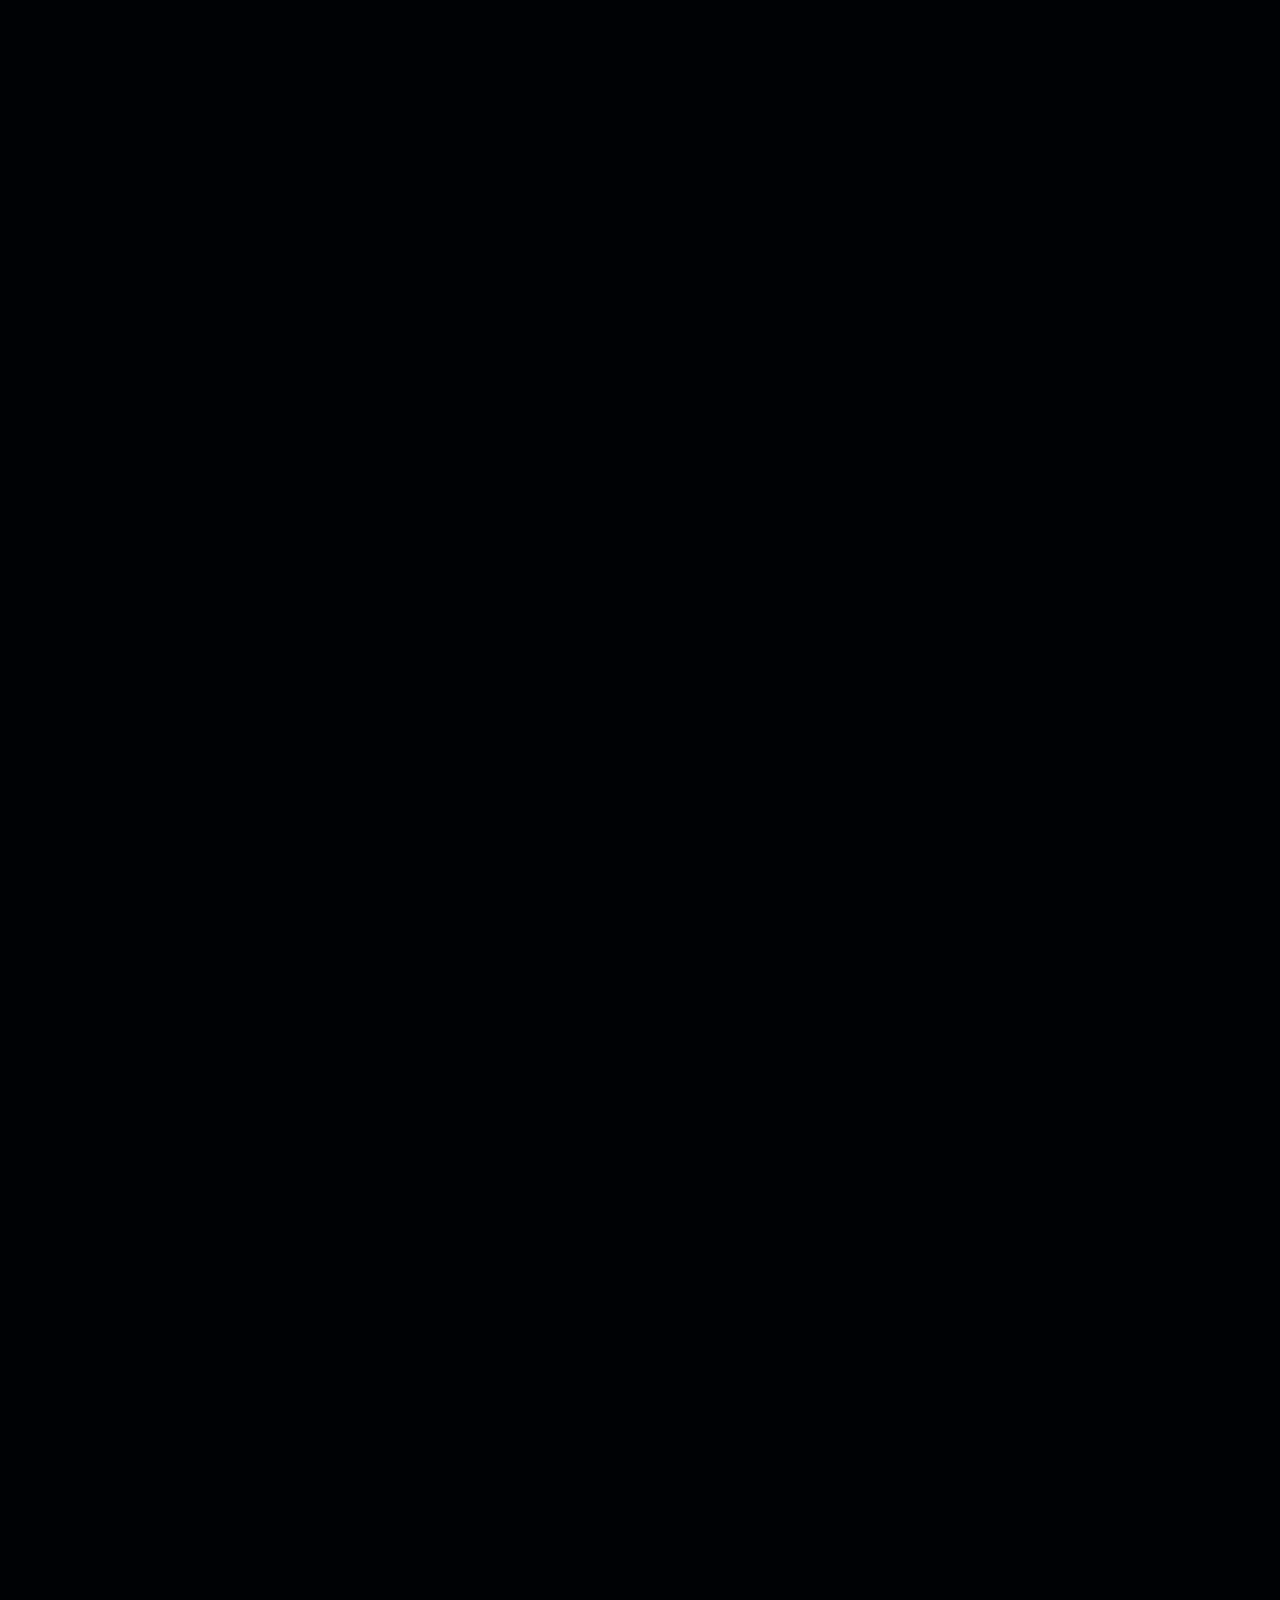
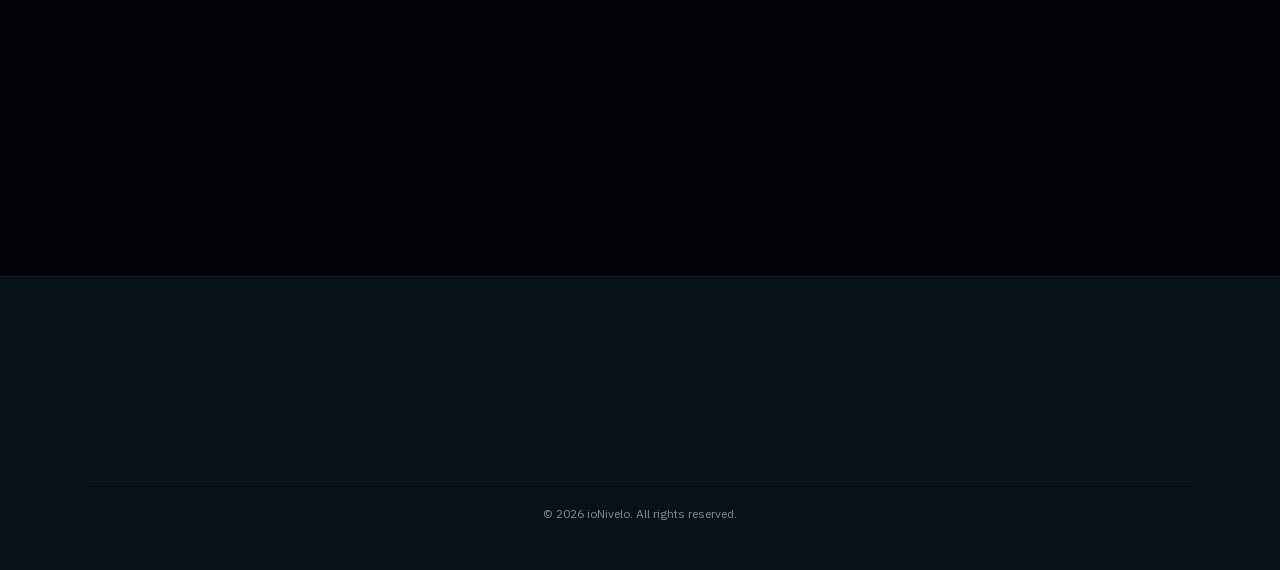
<file: about.html>
<!DOCTYPE html><html lang="en" class="sora_a0f6d12b-module__CYZJbq__variable ibm_plex_sans_6c86af97-module__p1WIlW__variable ibm_plex_mono_1500042d-module__4tePKq__variable h-full"><head><meta charSet="utf-8"/><meta name="viewport" content="width=device-width, initial-scale=1"/><link rel="preload" href="/_next/static/media/03fc1b4a8d284b5e-s.p.0wiir8udbzjvx.woff2" as="font" crossorigin="" type="font/woff2"/><link rel="preload" href="/_next/static/media/523e14d07aba6dd5-s.p.264uvk3dqe3tq.woff2" as="font" crossorigin="" type="font/woff2"/><link rel="preload" href="/_next/static/media/99e609270109b47d-s.p.40sczeszzbjw1.woff2" as="font" crossorigin="" type="font/woff2"/><link rel="preload" as="image" href="/brand/ionivelo-wordmark.png"/><link rel="stylesheet" href="/_next/static/chunks/0g95owq8lqc8b.css" data-precedence="next"/><link rel="preload" as="script" fetchPriority="low" href="/_next/static/chunks/3s6nzrbk-8mnv.js"/><script src="/_next/static/chunks/3450qyhportkm.js" async=""></script><script src="/_next/static/chunks/1j_9b-l0n6u-t.js" async=""></script><script src="/_next/static/chunks/3iz8uv5b1jeri.js" async=""></script><script src="/_next/static/chunks/turbopack-0lfl71ip0tp02.js" async=""></script><script src="/_next/static/chunks/067owao1bl4r9.js" async=""></script><script src="/_next/static/chunks/0jjbjo67lw300.js" async=""></script><script src="/_next/static/chunks/3fntmmi971322.js" async=""></script><title>About | ioNivelo</title><meta name="description" content="ioNivelo makes every Indian home smart, without the rewiring."/><meta property="og:title" content="ioNivelo | Your wall switches keep working. With or without the internet."/><meta property="og:description" content="ioNivelo fits behind the switchboard you already have. Four channels, a real fan regulator, and an app that talks straight to the device on your home Wi-Fi, with no cloud in the middle."/><meta property="og:site_name" content="ioNivelo"/><meta property="og:locale" content="en_IN"/><meta property="og:image" content="https://ionivelo.github.io/opengraph-image?1ab5097d58c7bf8e"/><meta property="og:image:type" content="image/png"/><meta property="og:image:width" content="1200"/><meta property="og:image:height" content="630"/><meta property="og:image:alt" content="ioNivelo. Your home, smart. Your wiring, untouched."/><meta property="og:type" content="website"/><meta name="twitter:card" content="summary_large_image"/><meta name="twitter:title" content="ioNivelo | Your wall switches keep working. With or without the internet."/><meta name="twitter:description" content="ioNivelo fits behind the switchboard you already have. Four channels, a real fan regulator, and an app that talks straight to the device on your home Wi-Fi, with no cloud in the middle."/><meta name="twitter:image" content="https://ionivelo.github.io/opengraph-image?1ab5097d58c7bf8e"/><meta name="twitter:image:alt" content="ioNivelo. Your home, smart. Your wiring, untouched."/><meta name="twitter:image:type" content="image/png"/><meta name="twitter:image:width" content="1200"/><meta name="twitter:image:height" content="630"/><link rel="icon" href="/icon.png?icon.3u-vg726kopgk.png" sizes="512x512" type="image/png"/><link rel="apple-touch-icon" href="/apple-icon.png?apple-icon.26o-t_9uos_xq.png" sizes="180x180" type="image/png"/><meta name="next-size-adjust" content=""/><script>document.documentElement.dataset.js='1';(function(){var d=document.documentElement,hold=0;try{if(!sessionStorage.getItem('io-splash')){sessionStorage.setItem('io-splash','1');d.dataset.splash='1';hold=Date.now()+2000;setTimeout(function(){delete d.dataset.splash},2000+600);}}catch(err){}function run(){var wait=hold-Date.now();if(wait>0){setTimeout(run,wait);return}var els=document.querySelectorAll('.reveal:not([data-inview]),.reveal-kids>:not(.reveal-kids):not([data-inview])');var show=function(e){e.dataset.inview='1'};try{if(!window.IntersectionObserver||matchMedia('(prefers-reduced-motion: reduce)').matches){Array.prototype.forEach.call(els,show);return;}var io=new IntersectionObserver(function(entries){entries.forEach(function(en){if(en.isIntersecting){show(en.target);io.unobserve(en.target)}})},{threshold:0.15,rootMargin:'0px 0px -8% 0px'});Array.prototype.forEach.call(els,function(e){io.observe(e)});}catch(err){Array.prototype.forEach.call(els,show)}}window.__ioReveal=run;if(document.readyState!=='loading')run();else document.addEventListener('DOMContentLoaded',run);})();</script><script src="/_next/static/chunks/0cz1d0mv5g_q7.js" noModule=""></script></head><body class="min-h-full flex flex-col"><div hidden=""><!--$--><!--/$--></div><div class="splash" aria-hidden="true" style="--splash-hold:2000ms"><img alt="" width="880" height="245" decoding="async" data-nimg="1" class="splash__logo h-auto w-[220px] sm:w-[280px]" style="color:transparent" src="/brand/ionivelo-wordmark.png"/><span class="splash__line"></span></div><header class="reveal sticky top-0 z-50 border-b border-outline/50 bg-ground/80 backdrop-blur-xl [--rise:-8px]"><nav class="relative flex h-16 items-center justify-between px-6 lg:px-[4vw]"><a class="flex items-center" aria-label="ioNivelo home" href="/"><img alt="ioNivelo" width="880" height="245" decoding="async" data-nimg="1" class="h-9 w-auto" style="color:transparent" src="/brand/ionivelo-wordmark.png"/></a><ul class="absolute left-1/2 hidden -translate-x-1/2 items-center gap-8 md:flex"><li><a class="text-sm text-muted transition-colors hover:text-white" href="/how-it-works">How It Works</a></li><li><a class="text-sm text-muted transition-colors hover:text-white" href="/the-device">The Device</a></li><li><a class="text-sm text-muted transition-colors hover:text-white" href="/faq">FAQ</a></li><li><a class="text-sm text-muted transition-colors hover:text-white" href="/about">About</a></li></ul><div class="hidden md:block"><button type="button" class="inline-flex h-9 items-center rounded-full bg-cyan px-5 text-sm font-semibold text-ground transition-opacity hover:opacity-90">Get ioNivelo</button></div><button class="flex flex-col gap-1.5 md:hidden" aria-label="Toggle menu"><span class="block h-0.5 w-6 bg-white transition-transform "></span><span class="block h-0.5 w-6 bg-white transition-opacity "></span><span class="block h-0.5 w-6 bg-white transition-transform "></span></button></nav></header><main class="flex-1"><section class="relative py-20 sm:py-28 pt-24 sm:pt-32"><div class="mx-auto max-w-6xl px-6 reveal-kids"><span class="mb-4 inline-block rounded-full border border-outline px-3 py-1 text-xs font-medium uppercase tracking-wider text-cyan">About</span><h2 class="font-display text-3xl font-semibold tracking-tight text-white sm:text-4xl ">Making every Indian home smart</h2><p class="mt-4 max-w-2xl text-lg leading-relaxed text-muted ">ioNivelo started with a simple observation: most Indian homes have modular switchboards, but no way to control them from a phone. The existing solutions require rewiring, expensive hubs, or new switchboards entirely.</p></div></section><section class="relative py-20 sm:py-28 pt-0"><div class="mx-auto max-w-6xl px-6"><div class="reveal-kids mx-auto max-w-3xl space-y-8"><div><h3 class="font-display text-lg font-semibold text-white">The problem</h3><p class="mt-3 text-sm leading-relaxed text-muted">Smart home products in India assume you&#x27;re building a new home or willing to tear open your walls. For the 200+ million homes that already have working switchboards, there was no good option.</p></div><div><h3 class="font-display text-lg font-semibold text-white">Our approach</h3><p class="mt-3 text-sm leading-relaxed text-muted">ioNivelo fits behind your existing switchboard. No rewiring, no new faceplates, nothing chased into walls. A trained installer fits it in about an hour and hands it back working. Your wall switches keep working exactly as they do today.</p></div><div><h3 class="font-display text-lg font-semibold text-white">What we believe</h3><ul class="mt-3 space-y-2 text-sm leading-relaxed text-muted"><li class="flex gap-2"><span class="text-cyan" aria-hidden="true">•</span>Smart home shouldn&#x27;t require rebuilding your home.</li><li class="flex gap-2"><span class="text-cyan" aria-hidden="true">•</span>Local control matters more than cloud features.</li><li class="flex gap-2"><span class="text-cyan" aria-hidden="true">•</span>Honesty beats marketing. We don&#x27;t claim features we haven&#x27;t validated.</li><li class="flex gap-2"><span class="text-cyan" aria-hidden="true">•</span>The device should work even when the internet doesn&#x27;t.</li></ul></div></div></div></section><section class="relative py-20 sm:py-28 "><div class="mx-auto max-w-6xl px-6 reveal-kids"><span class="mb-4 inline-block rounded-full border border-outline px-3 py-1 text-xs font-medium uppercase tracking-wider text-cyan">Team</span><h2 class="font-display text-3xl font-semibold tracking-tight text-white sm:text-4xl ">The people behind ioNivelo</h2><div class="reveal-kids mt-8 grid max-w-3xl gap-6 sm:grid-cols-2"><div class="rounded-2xl border border-outline/50 bg-surface-card p-6"><div class="mb-4 flex h-12 w-12 items-center justify-center rounded-full bg-accent-surface text-sm font-bold text-cyan">RC</div><h3 class="text-sm font-semibold text-white">Rajkumar Chavan</h3><p class="text-xs text-cyan">Co-founder, Software</p><p class="mt-2 text-sm leading-relaxed text-muted">Software developer building the app, cloud, and control experience behind ioNivelo.</p></div><div class="rounded-2xl border border-outline/50 bg-surface-card p-6"><div class="mb-4 flex h-12 w-12 items-center justify-center rounded-full bg-accent-surface text-sm font-bold text-cyan">SM</div><h3 class="text-sm font-semibold text-white">Shantanu Maske</h3><p class="text-xs text-cyan">Co-founder, Hardware</p><p class="mt-2 text-sm leading-relaxed text-muted">Hardware engineer building the device, electronics, and firmware behind ioNivelo.</p></div><div class="rounded-2xl border border-outline/50 bg-surface-card p-6"><div class="mb-4 flex h-12 w-12 items-center justify-center rounded-full bg-accent-surface text-sm font-bold text-cyan">SC</div><h3 class="text-sm font-semibold text-white">Suhas Chavan</h3><p class="text-xs text-cyan">Technician</p><p class="mt-2 text-sm leading-relaxed text-muted">Handles product installation and on-site setup for every ioNivelo deployment.</p></div></div></div></section><!--$--><!--/$--></main><footer class="border-t border-outline/50 bg-surface-sunken"><div class="mx-auto max-w-6xl px-6 py-12"><div class="reveal-kids grid gap-8 sm:grid-cols-2 md:grid-cols-4"><div><a class="inline-flex" aria-label="ioNivelo home" href="/"><img alt="ioNivelo" loading="lazy" width="880" height="245" decoding="async" data-nimg="1" class="h-9 w-auto" style="color:transparent" src="/brand/ionivelo-wordmark.png"/></a><p class="mt-3 text-sm leading-relaxed text-muted">Your home, smart. Your wiring, untouched.</p></div><div><h4 class="mb-3 text-xs font-semibold uppercase tracking-wider text-faint">Product</h4><ul class="space-y-2"><li><a class="text-sm text-muted transition-colors hover:text-white" href="/how-it-works">How It Works</a></li><li><a class="text-sm text-muted transition-colors hover:text-white" href="/the-device">The Device</a></li><li><a class="text-sm text-muted transition-colors hover:text-white" href="/faq">FAQ</a></li></ul></div><div><h4 class="mb-3 text-xs font-semibold uppercase tracking-wider text-faint">Company</h4><ul class="space-y-2"><li><a class="text-sm text-muted transition-colors hover:text-white" href="/about">About</a></li><li><a class="text-sm text-muted transition-colors hover:text-white" href="/book">Contact</a></li></ul></div><div><h4 class="mb-3 text-xs font-semibold uppercase tracking-wider text-faint">Legal</h4><ul class="space-y-2"><li><a class="text-sm text-muted transition-colors hover:text-white" href="/privacy">Privacy Policy</a></li><li><a class="text-sm text-muted transition-colors hover:text-white" href="/terms">Terms of Service</a></li></ul></div></div><div class="mt-10 border-t border-outline/50 pt-6 text-center text-xs text-faint">© <!-- -->2026<!-- --> ioNivelo. All rights reserved.</div></div></footer><dialog aria-labelledby="inquiry-title" class="m-auto w-[calc(100%-2rem)] max-w-lg rounded-2xl border border-outline bg-surface p-0 text-white shadow-2xl backdrop:bg-ground/80 backdrop:backdrop-blur-sm animate-inquiry-in"></dialog><script src="/_next/static/chunks/3s6nzrbk-8mnv.js" id="_R_" async=""></script><script>(self.__next_f=self.__next_f||[]).push([0])</script><script>self.__next_f.push([1,"1:\"$Sreact.fragment\"\n3:I[5500,[\"/_next/static/chunks/067owao1bl4r9.js\",\"/_next/static/chunks/0jjbjo67lw300.js\"],\"Image\"]\n4:I[59095,[\"/_next/static/chunks/067owao1bl4r9.js\",\"/_next/static/chunks/0jjbjo67lw300.js\"],\"Reveal\"]\n5:I[30491,[\"/_next/static/chunks/067owao1bl4r9.js\",\"/_next/static/chunks/0jjbjo67lw300.js\"],\"InquiryProvider\"]\n6:I[70119,[\"/_next/static/chunks/067owao1bl4r9.js\",\"/_next/static/chunks/0jjbjo67lw300.js\"],\"Header\"]\n7:I[39756,[\"/_next/static/chunks/3fntmmi971322.js\"],\"default\"]\n8:I[37457,[\"/_next/static/chunks/3fntmmi971322.js\"],\"default\"]\n9:I[22016,[\"/_next/static/chunks/067owao1bl4r9.js\",\"/_next/static/chunks/0jjbjo67lw300.js\"],\"\"]\n13:I[68027,[\"/_next/static/chunks/067owao1bl4r9.js\",\"/_next/static/chunks/0jjbjo67lw300.js\"],\"default\",1]\n:HL[\"/_next/static/chunks/0g95owq8lqc8b.css\",\"style\"]\n:HL[\"/_next/static/media/03fc1b4a8d284b5e-s.p.0wiir8udbzjvx.woff2\",\"font\",{\"crossOrigin\":\"\",\"type\":\"font/woff2\"}]\n:HL[\"/_next/static/media/523e14d07aba6dd5-s.p.264uvk3dqe3tq.woff2\",\"font\",{\"crossOrigin\":\"\",\"type\":\"font/woff2\"}]\n:HL[\"/_next/static/media/99e609270109b47d-s.p.40sczeszzbjw1.woff2\",\"font\",{\"crossOrigin\":\"\",\"type\":\"font/woff2\"}]\n2:T445,document.documentElement.dataset.js='1';(function(){var d=document.documentElement,hold=0;try{if(!sessionStorage.getItem('io-splash')){sessionStorage.setItem('io-splash','1');d.dataset.splash='1';hold=Date.now()+2000;setTimeout(function(){delete d.dataset.splash},2000+600);}}catch(err){}function run(){var wait=hold-Date.now();if(wait\u003e0){setTimeout(run,wait);return}var els=document.querySelectorAll('.reveal:not([data-inview]),.reveal-kids\u003e:not(.reveal-kids):not([data-inview])');var show=function(e){e.dataset.inview='1'};try{if(!window.IntersectionObserver||matchMedia('(prefers-reduced-motion: reduce)').matches){Array.prototype.forEach.call(els,show);return;}var io=new IntersectionObserver(function(entries){entries.forEach(function(en){if(en.isIntersecting){show(en.target);io.unobserve(en.target)}})},{threshold:0.15,rootMargin:'0px 0px -8% 0px'});Array.prototype.forEach.call(els,function(e){io.observe(e)});}catch(err){Array.prototype.forEach.call(els,show)}}window.__ioReveal=run;if(document.readyState!=='loading')run();else document.addEventListener('DOMContentLoaded',run);})();11:X\n0:{\"P\":null,\"c\":[\"\",\"about\"],\"q\":\"\",\"i\":false,\"f\":[[[\"\",{\"children\":[\"about\",{\"children\":[\"__PAGE__\",{},\"$undefined\",\"$undefined\",4608]},\"$undefined\",\"$undefined\",4608]},\"$undefined\",\"$undefined\",4624],[[\"$\",\"$1\",\"c\",{\"children\":[[[\"$\",\"link\",\"0\",{\"rel\":\"stylesheet\",\"href\":\"/_next/static/chunks/0g95owq8lqc8b.css\",\"precedence\":\"next\",\"crossOrigin\":\"$undefined\",\"nonce\":\"$undefined\"}],[\"$\",\"script\",\"script-0\",{\"src\":\"/_next/static/chunks/067owao1bl4r9.js\",\"async\":true,\"nonce\":\"$undefined\"}],[\"$\",\"script\",\"script-1\",{\"src\":\"/_next/static/chunks/0jjbjo67lw300.js\",\"async\":true,\"nonce\":\"$undefined\"}]],[\"$\",\"html\",null,{\"lang\":\"en\",\"suppressHydrationWarning\":true,\"className\":\"sora_a0f6d12b-module__CYZJbq__variable ibm_plex_sans_6c86af97-module__p1WIlW__variable ibm_plex_mono_1500042d-module__4tePKq__variable h-full\",\"children\":[[\"$\",\"head\",null,{\"children\":[\"$\",\"script\",null,{\"dangerouslySetInnerHTML\":{\"__html\":\"$2\"}}]}],[\"$\",\"body\",null,{\"className\":\"min-h-full flex flex-col\",\"children\":[[\"$\",\"div\",null,{\"className\":\"splash\",\"aria-hidden\":\"true\",\"style\":{\"--splash-hold\":\"2000ms\"},\"children\":[[\"$\",\"$L3\",null,{\"src\":\"/brand/ionivelo-wordmark.png\",\"alt\":\"\",\"width\":880,\"height\":245,\"priority\":true,\"className\":\"splash__logo h-auto w-[220px] sm:w-[280px]\"}],[\"$\",\"span\",null,{\"className\":\"splash__line\"}]]}],[\"$\",\"$L4\",null,{}],[\"$\",\"$L5\",null,{\"children\":[[\"$\",\"$L6\",null,{}],[\"$\",\"main\",null,{\"className\":\"flex-1\",\"children\":[\"$\",\"$L7\",null,{\"parallelRouterKey\":\"children\",\"error\":\"$undefined\",\"errorStyles\":\"$undefined\",\"errorScripts\":\"$undefined\",\"template\":[\"$\",\"$L8\",null,{}],\"templateStyles\":\"$undefined\",\"templateScripts\":\"$undefined\",\"notFound\":[[[\"$\",\"title\",null,{\"children\":\"404: This page could not be found.\"}],[\"$\",\"div\",null,{\"style\":{\"fontFamily\":\"system-ui,\\\"Segoe UI\\\",Roboto,Helvetica,Arial,sans-serif,\\\"Apple Color Emoji\\\",\\\"Segoe UI Emoji\\\"\",\"height\":\"100vh\",\"textAlign\":\"center\",\"display\":\"flex\",\"flexDirection\":\"column\",\"alignItems\":\"center\",\"justifyContent\":\"center\"},\"children\":[\"$\",\"div\",null,{\"children\":[[\"$\",\"style\",null,{\"dangerouslySetInnerHTML\":{\"__html\":\"body{color:#000;background:#fff;margin:0}.next-error-h1{border-right:1px solid rgba(0,0,0,.3)}@media (prefers-color-scheme:dark){body{color:#fff;background:#000}.next-error-h1{border-right:1px solid rgba(255,255,255,.3)}}\"}}],[\"$\",\"h1\",null,{\"className\":\"next-error-h1\",\"style\":{\"display\":\"inline-block\",\"margin\":\"0 20px 0 0\",\"padding\":\"0 23px 0 0\",\"fontSize\":24,\"fontWeight\":500,\"verticalAlign\":\"top\",\"lineHeight\":\"49px\"},\"children\":404}],[\"$\",\"div\",null,{\"style\":{\"display\":\"inline-block\"},\"children\":[\"$\",\"h2\",null,{\"style\":{\"fontSize\":14,\"fontWeight\":400,\"lineHeight\":\"49px\",\"margin\":0},\"children\":\"This page could not be found.\"}]}]]}]}]],[]],\"forbidden\":\"$undefined\",\"unauthorized\":\"$undefined\"}]}],[\"$\",\"footer\",null,{\"className\":\"border-t border-outline/50 bg-surface-sunken\",\"children\":[\"$\",\"div\",null,{\"className\":\"mx-auto max-w-6xl px-6 py-12\",\"children\":[[\"$\",\"div\",null,{\"className\":\"reveal-kids grid gap-8 sm:grid-cols-2 md:grid-cols-4\",\"children\":[[\"$\",\"div\",null,{\"children\":[[\"$\",\"$L9\",null,{\"href\":\"/\",\"className\":\"inline-flex\",\"aria-label\":\"ioNivelo home\",\"children\":[\"$\",\"$L3\",null,{\"src\":\"/brand/ionivelo-wordmark.png\",\"alt\":\"ioNivelo\",\"width\":880,\"height\":245,\"className\":\"h-9 w-auto\"}]}],\"$La\"]}],\"$Lb\",\"$Lc\",\"$Ld\"]}],\"$Le\"]}]}]]}]]}]]}]]}],{\"children\":[\"$Lf\",{\"children\":[\"$L10\",{},null,false,null]},null,false,\"$11\"]},null,false,null],\"$L12\",false]],\"m\":\"$undefined\",\"G\":[\"$13\",[\"$L14\"]],\"S\":true,\"h\":null,\"r\":\"$undefined\",\"s\":\"$undefined\",\"a\":\"$undefined\",\"l\":\"$undefined\",\"p\":\"$undefined\",\"d\":\"$undefined\",\"b\":\"CBli7TTbTMPT04a5ZgJDa\"}\n18:I[97367,[\"/_next/static/chunks/3fntmmi971322.js\"],\"ViewportBoundary\"]\n1a:I[97367,[\"/_next/static/chunks/3fntmmi971322.js\"],\"MetadataBoundary\"]\n1b:\"$Sreact.suspense\"\na:[\"$\",\"p\",null,{\"className\":\"mt-3 text-sm leading-relaxed text-muted\",\"children\":\"Your home, smart. Your wiring, untouched.\"}]\nb:[\"$\",\"div\",null,{\"children\":[[\"$\",\"h4\",null,{\"className\":\"mb-3 text-xs font-semibold uppercase tracking-wider text-faint\",\"children\":\"Product\"}],[\"$\",\"ul\",null,{\"className\":\"space-y-2\",\"children\":[[\"$\",\"li\",\"/how-it-works\",{\"children\":[\"$\",\"$L9\",null,{\"href\":\"/how-it-works\",\"className\":\"text-sm text-muted transition-colors hover:text-white\",\"children\":\"How It Works\"}]}],[\"$\",\"li\",\"/the-device\",{\"children\":[\"$\",\"$L9\",null,{\"href\":\"/the-device\",\"className\":\"text-sm text-muted transition-colors hover:text-white\",\"children\":\"The Device\"}]}],[\"$\",\"li\",\"/faq\",{\"children\":[\"$\",\"$L9\",null,{\"href\":\"/faq\",\"className\":\"text-sm text-muted transition-colors hover:text-white\",\"children\":\"FAQ\"}]}]]}]]}]\nc:[\"$\",\"div\",null,{\"children\":[[\"$\",\"h4\",null,{\"className\":\"mb-3 text-xs font-semibold uppercase tracking-wider text-faint\",\"children\":\"Company\"}],[\"$\",\"ul\",null,{\"className\":\"space-y-2\",\"children\":[[\"$\",\"li\",\"/about\",{\"children\":[\"$\",\"$L9\",null,{\"href\":\"/about\",\"className\":\"text-sm text-muted transition-colors hover:text-white\",\"children\":\"About\"}]}],[\"$\",\"li\",\"/book\",{\"children\":[\"$\",\"$L9\",null,{\"href\":\"/book\",\"className\":\"text-sm text-muted transition-colors hover:text-white\",\"children\":\"Contact\"}]}]]}]]}]\nd:[\"$\",\"div\",null,{\"children\":[[\"$\",\"h4\",null,{\"className\":\"mb-3 text-xs font-semibold uppercase tracking-wider text-faint\",\"children\":\"Legal\"}],[\"$\",\"ul\",null,{\"className\":\"space-y-2\",\"children\":[[\"$\",\"li\",\"/privacy\",{\"children\":[\"$\",\"$L9\",null,{\"href\":\"/privacy\",\"className\":\"text-sm text-muted transition-colors hover:text-white\",\"children\":\"Privacy Policy\"}]}],[\"$\",\"li\",\"/terms\",{\"children\":[\"$\",\"$L9\",null,{\"href\":\"/terms\",\"className\":\"text-sm text-muted transition-colors hover:text-white\",\"children\":\"Terms of Service\"}]}]]}]]}]\ne:[\"$\",\"div\",null,{\"className\":\"mt-10 border-t border-outline/50 pt-6 text-center text-xs text-faint\",\"children\":[\"© \",2026,\" ioNivelo. All rights reserved.\"]}]\nf:[\"$\",\"$1\",\"c\",{\"children\":[null,[\"$\",\"$L7\",null,{\"parallelRouterKey\":\"children\",\"error\":\"$undefined\",\"errorStyles\":\"$undefined\",\"errorScripts\":\"$undefined\",\"template\":[\"$\",\"$L8\",null,{}],\"templateStyles\":\"$undefined\",\"templateScripts\":\"$undefined\",\"notFound\":\"$undefined\",\"forbidden\":\"$undefined\",\"unauthorized\":\"$undefined\"}]]}]\n10:[\"$\",\"$1\",\"c\",{\"children\":[[[\"$\",\"section\",null,{\"id\":\"$undefined\",\"className\":\"relative py-20 sm:py-28 pt-24 sm:pt-32\",\"children\":[\"$\",\"div\",null,{\"className\":\"mx-auto max-w-6xl px-6 reveal-kids\",\"children\":[[\"$\",\"span\",null,{\"className\":\"mb-4 inline-block rounded-full border border-outline px-3 py-1 text-xs font-medium uppercase tracking-wider text-cyan\",\"children\":\"About\"}],[\"$\",\"h2\",null,{\"className\":\"font-display text-3xl font-semibold tracking-tight text-white sm:text-4xl \",\"children\":\"Making every Indian home smart\"}],[\"$\",\"p\",null,{\"className\":\"mt-4 max-w-2xl text-lg leading-relaxed text-muted \",\"children\":\"ioNivelo started with a simple observation: most Indian homes have modular switchboards, but no way to control them from a phone. The existing solutions require rewiring, expensive hubs, or new switchboards entirely.\"}]]}]}],[\"$\",\"section\",null,{\"id\":\"$undefined\",\"className\":\"relative py-20 sm:py-28 pt-0\",\"children\":[\"$\",\"div\",null,{\"className\":\"mx-auto max-w-6xl px-6\",\"children\":[\"$\",\"div\",null,{\"className\":\"reveal-kids mx-auto max-w-3xl space-y-8\",\"children\":[[\"$\",\"div\",null,{\"children\":[[\"$\",\"h3\",null,{\"className\":\"font-display text-lg font-semibold text-white\",\"children\":\"The problem\"}],[\"$\",\"p\",null,{\"className\":\"mt-3 text-sm leading-relaxed text-muted\",\"children\":\"Smart home products in India assume you're building a new home or willing to tear open your walls. For the 200+ million homes that already have working switchboards, there was no good option.\"}]]}],[\"$\",\"div\",null,{\"children\":[[\"$\",\"h3\",null,{\"className\":\"font-display text-lg font-semibold text-white\",\"children\":\"Our approach\"}],[\"$\",\"p\",null,{\"className\":\"mt-3 text-sm leading-relaxed text-muted\",\"children\":\"ioNivelo fits behind your existing switchboard. No rewiring, no new faceplates, nothing chased into walls. A trained installer fits it in about an hour and hands it back working. Your wall switches keep working exactly as they do today.\"}]]}],[\"$\",\"div\",null,{\"children\":[[\"$\",\"h3\",null,{\"className\":\"font-display text-lg font-semibold text-white\",\"children\":\"What we believe\"}],[\"$\",\"ul\",null,{\"className\":\"mt-3 space-y-2 text-sm leading-relaxed text-muted\",\"children\":[[\"$\",\"li\",null,{\"className\":\"flex gap-2\",\"children\":[[\"$\",\"span\",null,{\"className\":\"text-cyan\",\"aria-hidden\":\"true\",\"children\":\"•\"}],\"Smart home shouldn't require rebuilding your home.\"]}],[\"$\",\"li\",null,{\"className\":\"flex gap-2\",\"children\":[[\"$\",\"span\",null,{\"className\":\"text-cyan\",\"aria-hidden\":\"true\",\"children\":\"•\"}],\"Local control matters more than cloud features.\"]}],[\"$\",\"li\",null,{\"className\":\"flex gap-2\",\"children\":[[\"$\",\"span\",null,{\"className\":\"text-cyan\",\"aria-hidden\":\"true\",\"children\":\"•\"}],\"Honesty beats marketing. We don't claim features we haven't validated.\"]}],[\"$\",\"li\",null,{\"className\":\"flex gap-2\",\"children\":[[\"$\",\"span\",null,{\"className\":\"text-cyan\",\"aria-hidden\":\"true\",\"children\":\"•\"}],\"The device should work even when the internet doesn't.\"]}]]}]]}]]}]}]}],[\"$\",\"section\",null,{\"id\":\"$undefined\",\"className\":\"relative py-20 sm:py-28 \",\"children\":[\"$\",\"div\",null,{\"className\":\"mx-auto max-w-6xl px-6 reveal-kids\",\"children\":[[\"$\",\"span\",null,{\"className\":\"mb-4 inline-block rounded-full border border-outline px-3 py-1 text-xs font-medium uppercase tracking-wider text-cyan\",\"children\":\"Team\"}],[\"$\",\"h2\",null,{\"className\":\"font-display text-3xl font-semibold tracking-tight text-white sm:text-4xl \",\"children\":\"The people behind ioNivelo\"}],[\"$\",\"div\",null,{\"className\":\"reveal-kids mt-8 grid max-w-3xl gap-6 sm:grid-cols-2\",\"children\":[[\"$\",\"div\",\"Rajkumar Chavan\",{\"className\":\"rounded-2xl border border-outline/50 bg-surface-card p-6\",\"children\":[[\"$\",\"div\",null,{\"className\":\"mb-4 flex h-12 w-12 items-center justify-center rounded-full bg-accent-surface text-sm font-bold text-cyan\",\"children\":\"RC\"}],[\"$\",\"h3\",null,{\"className\":\"text-sm font-semibold text-white\",\"children\":\"Rajkumar Chavan\"}],[\"$\",\"p\",null,{\"className\":\"text-xs text-cyan\",\"children\":\"Co-founder, Software\"}],[\"$\",\"p\",null,{\"className\":\"mt-2 text-sm leading-relaxed text-muted\",\"children\":\"Software developer building the app, cloud, and control experience behind ioNivelo.\"}]]}],\"$L15\",\"$L16\"]}]]}]}]],null,\"$L17\"]}]\n12:[\"$\",\"$1\",\"h\",{\"children\":[null,[\"$\",\"$L18\",null,{\"children\":\"$L19\"}],[\"$\",\"div\",null,{\"hidden\":true,\"children\":[\"$\",\"$L1a\",null,{\"children\":[\"$\",\"$1b\",null,{\"name\":\"Next.Metadata\",\"children\":\"$L1c\"}]}]}],[\"$\",\"meta\",null,{\"name\":\"next-size-adjust\",\"content\":\"\"}]]}]\n14:[\"$\",\"link\",\"0\",{\"rel\":\"stylesheet\",\"href\":\"/_next/static/chunks/0g95owq8lqc8b.css\",\"precedence\":\"next\",\"crossOrigin\":\"$undefined\",\"nonce\":\"$undefined\"}]\n1d:I[97367,[\"/_next/static/chunks/3fntmmi971322.js\"],\"OutletBoundary\"]\n11:C\n15:[\"$\",\"div\",\"Shantanu Maske\",{\"className\":\"rounded-2xl border border-outline/50 bg-surface-card p-6\",\"children\":[[\"$\",\"div\",null,{\"className\":\"mb-4 flex h-12 w-12 items-center justify-center rounded-full bg-accent-surface text-sm font-bold text-cyan\",\"children\":\"SM\"}],[\"$\",\"h3\",null,{\"className\":\"text-sm font-semibold text-white\",\"children\":\"Shantanu Maske\"}],[\"$\",\"p\",null,{\"className\":\"text-xs text-cyan\",\"children\":\"Co-founder, Hardware\"}],[\"$\",\"p\",null,{\"className\":\"mt-2 text-sm leading-relaxed text-muted\",\"children\":\"Hardware engineer building the device, electronics, and firmware behind ioNivelo.\"}]]}]\n16:[\"$\",\"div\",\"Suhas Chavan\",{\"className\":\"rounded-2xl border border-outline/50 bg-surface-card p-6\",\"children\":[[\"$\",\"div\",null,{\"className\":\"mb-4 flex h-12 w-12 items-center justify-center rounded-full bg-accent-surface text-sm font-bold text-cyan\",\"children\":\"SC\"}],[\"$\",\"h3\",null,{\"className\":\"text-sm font-semibold text-white\",\"children\":\"Suhas Chavan\"}],[\"$\",\"p\",null,{\"className\":\"text-xs text-cyan\",\"children\":\"Technician\"}],[\"$\",\"p\",null,{\"className\":\"mt-2 text-sm leading-relaxed text-muted\",\"children\":\"Handles product installation and on-site setup for every ioNivelo deployment.\"}]]}]\n17:[\"$\",\"$L1d\",null,{\"children\":[\"$\",\"$1b\",null,{\"name\":\"Next.MetadataOutlet\",\"children\":\"$@1e\"}]}]\n19:[[\"$\",\"meta\",\"0\",{\"charSet\":\"utf-8\"}],[\"$\",\"meta\",\"1\",{\"name\":\"viewport\",\"content\":\"width=device-width, initial-scale=1\"}]]\n1f:I[27201,[\"/_next/static/chunks/3fntmmi971322.js\"],\"IconMark\"]\n1c:[[\"$\",\"title\",\"0\",{\"children\":\"About | ioNivelo\"}],[\"$\",\"meta\",\"1\",{\"name\":\"description\",\"content\":\"ioNivelo makes every Indian home smart, without the rewiring.\"}],[\"$\",\"meta\",\"2\",{\"property\":\"og:title\",\"content\":\"ioNivelo | Your wall switches keep working. With or without the internet.\"}],[\"$\",\"meta\",\"3\",{\"property\":\"og:description\",\"content\":\"ioNivelo fits behind the switchboard you already have. Four channels, a real fan regulator, and an app that talks straight to the device on your home Wi-Fi, with no cloud in the middle.\"}],[\"$\",\"meta\",\"4\",{\"property\":\"og:site_name\",\"content\":\"ioNivelo\"}],[\"$\",\"meta\",\"5\",{\"property\":\"og:locale\",\"content\":\"en_IN\"}],[\"$\",\"meta\",\"6\",{\"property\":\"og:image\",\"content\":\"https://ionivelo.github.io/opengraph-image?1ab5097d58c7bf8e\"}],[\"$\",\"meta\",\"7\",{\"property\":\"og:image:type\",\"content\":\"image/png\"}],[\"$\",\"meta\",\"8\",{\"property\":\"og:image:width\",\"content\":\"1200\"}],[\"$\",\"meta\",\"9\",{\"property\":\"og:image:height\",\"content\":\"630\"}],[\"$\",\"meta\",\"10\",{\"property\":\"og:image:alt\",\"content\":\"ioNivelo. Your home, smart. Your wiring, untouched.\"}],[\"$\",\"meta\",\"11\",{\"property\":\"og:type\",\"content\":\"website\"}],[\"$\",\"meta\",\"12\",{\"name\":\"twitter:card\",\"content\":\"summary_large_image\"}],[\"$\",\"meta\",\"13\",{\"name\":\"twitter:title\",\"content\":\"ioNivelo | Your wall switches keep working. With or without the internet.\"}],[\"$\",\"meta\",\"14\",{\"name\":\"twitter:description\",\"content\":\"ioNivelo fits behind the switchboard you already have. Four channels, a real fan regulator, and an app that talks straight to the device on your home Wi-Fi, with no cloud in the middle.\"}],[\"$\",\"meta\",\"15\",{\"name\":\"twitter:image\",\"content\":\"https://ionivelo.github.io/opengraph-image?1ab5097d58c7bf8e\"}],[\"$\",\"meta\",\"16\",{\"name\":\"twitter:image:alt\",\"content\":\"ioNivelo. Your home, smart. Your wiring, untouched.\"}],[\"$\",\"meta\",\"17\",{\"name\":\"twitter:image:type\",\"content\":\"image/png\"}],[\"$\",\"meta\",\"18\",{\"name\":\"twitter:image:width\",\"content\":\"1200\"}],[\"$\",\"meta\",\"19\",{\"name\":\"twitter:image:height\",\"content\":\"630\"}],[\"$\",\"link\",\"20\",{\"rel\":\"icon\",\"href\":\"/icon.png?icon.3u-vg726kopgk.png\",\"sizes\":\"512x512\",\"type\":\"image/png\"}],[\"$\",\"link\",\"21\",{\"rel\":\"apple-touch-icon\",\"href\":\"/apple-icon.png?apple-icon.26o-t_9uos_xq.png\",\"sizes\":\"180x180\",\"type\":\"image/png\"}],[\"$\",\"$L1f\",\"22\",{}]]\n1e:null\n"])</script></body></html>
</file>
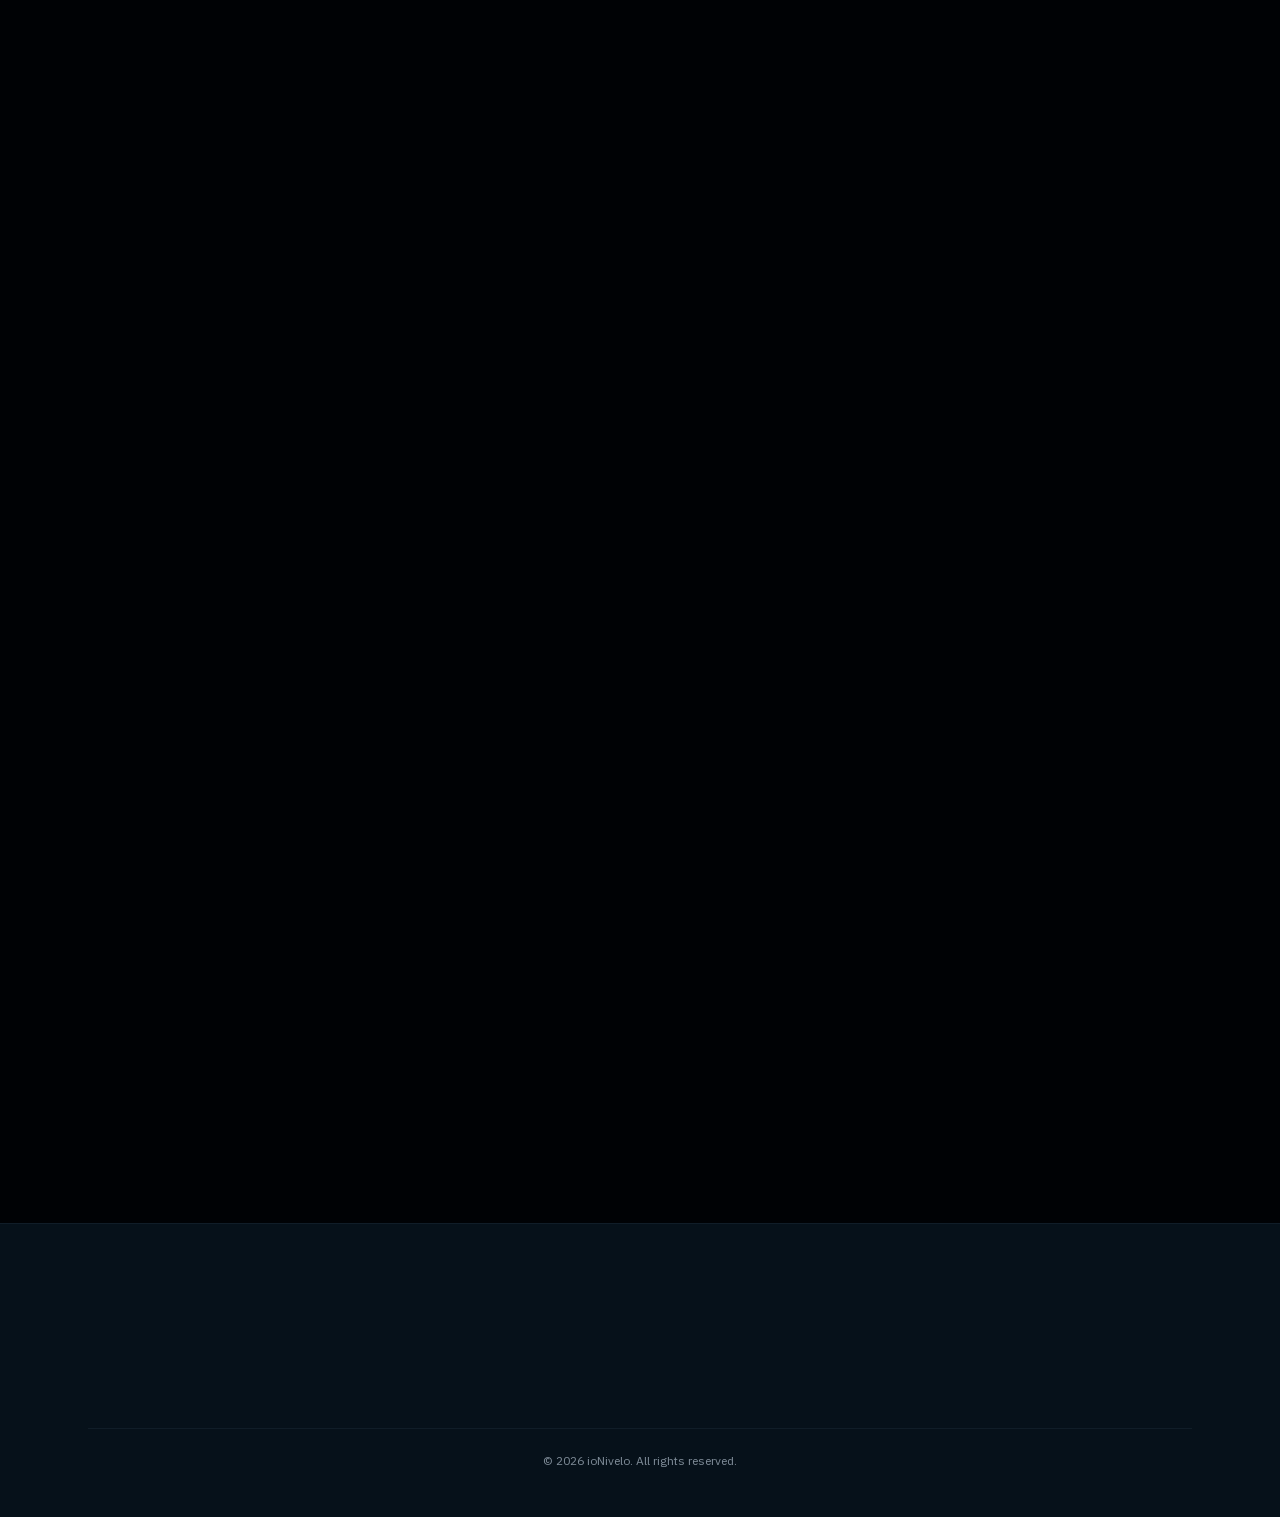
<file: book.html>
<!DOCTYPE html><html lang="en" class="sora_a0f6d12b-module__CYZJbq__variable ibm_plex_sans_6c86af97-module__p1WIlW__variable ibm_plex_mono_1500042d-module__4tePKq__variable h-full"><head><meta charSet="utf-8"/><meta name="viewport" content="width=device-width, initial-scale=1"/><link rel="preload" href="/_next/static/media/03fc1b4a8d284b5e-s.p.0wiir8udbzjvx.woff2" as="font" crossorigin="" type="font/woff2"/><link rel="preload" href="/_next/static/media/523e14d07aba6dd5-s.p.264uvk3dqe3tq.woff2" as="font" crossorigin="" type="font/woff2"/><link rel="preload" href="/_next/static/media/99e609270109b47d-s.p.40sczeszzbjw1.woff2" as="font" crossorigin="" type="font/woff2"/><link rel="preload" as="image" href="/brand/ionivelo-wordmark.png"/><link rel="stylesheet" href="/_next/static/chunks/0g95owq8lqc8b.css" data-precedence="next"/><link rel="preload" as="script" fetchPriority="low" href="/_next/static/chunks/3s6nzrbk-8mnv.js"/><script src="/_next/static/chunks/3450qyhportkm.js" async=""></script><script src="/_next/static/chunks/1j_9b-l0n6u-t.js" async=""></script><script src="/_next/static/chunks/3iz8uv5b1jeri.js" async=""></script><script src="/_next/static/chunks/turbopack-0lfl71ip0tp02.js" async=""></script><script src="/_next/static/chunks/067owao1bl4r9.js" async=""></script><script src="/_next/static/chunks/0jjbjo67lw300.js" async=""></script><script src="/_next/static/chunks/3fntmmi971322.js" async=""></script><title>Book an install | ioNivelo</title><meta name="description" content="Tell us about your home and we&#x27;ll confirm ioNivelo fits your switchboard, then schedule a visit."/><meta property="og:title" content="ioNivelo | Your wall switches keep working. With or without the internet."/><meta property="og:description" content="ioNivelo fits behind the switchboard you already have. Four channels, a real fan regulator, and an app that talks straight to the device on your home Wi-Fi, with no cloud in the middle."/><meta property="og:site_name" content="ioNivelo"/><meta property="og:locale" content="en_IN"/><meta property="og:image" content="https://ionivelo.github.io/opengraph-image?1ab5097d58c7bf8e"/><meta property="og:image:type" content="image/png"/><meta property="og:image:width" content="1200"/><meta property="og:image:height" content="630"/><meta property="og:image:alt" content="ioNivelo. Your home, smart. Your wiring, untouched."/><meta property="og:type" content="website"/><meta name="twitter:card" content="summary_large_image"/><meta name="twitter:title" content="ioNivelo | Your wall switches keep working. With or without the internet."/><meta name="twitter:description" content="ioNivelo fits behind the switchboard you already have. Four channels, a real fan regulator, and an app that talks straight to the device on your home Wi-Fi, with no cloud in the middle."/><meta name="twitter:image" content="https://ionivelo.github.io/opengraph-image?1ab5097d58c7bf8e"/><meta name="twitter:image:alt" content="ioNivelo. Your home, smart. Your wiring, untouched."/><meta name="twitter:image:type" content="image/png"/><meta name="twitter:image:width" content="1200"/><meta name="twitter:image:height" content="630"/><link rel="icon" href="/icon.png?icon.3u-vg726kopgk.png" sizes="512x512" type="image/png"/><link rel="apple-touch-icon" href="/apple-icon.png?apple-icon.26o-t_9uos_xq.png" sizes="180x180" type="image/png"/><meta name="next-size-adjust" content=""/><script>document.documentElement.dataset.js='1';(function(){var d=document.documentElement,hold=0;try{if(!sessionStorage.getItem('io-splash')){sessionStorage.setItem('io-splash','1');d.dataset.splash='1';hold=Date.now()+2000;setTimeout(function(){delete d.dataset.splash},2000+600);}}catch(err){}function run(){var wait=hold-Date.now();if(wait>0){setTimeout(run,wait);return}var els=document.querySelectorAll('.reveal:not([data-inview]),.reveal-kids>:not(.reveal-kids):not([data-inview])');var show=function(e){e.dataset.inview='1'};try{if(!window.IntersectionObserver||matchMedia('(prefers-reduced-motion: reduce)').matches){Array.prototype.forEach.call(els,show);return;}var io=new IntersectionObserver(function(entries){entries.forEach(function(en){if(en.isIntersecting){show(en.target);io.unobserve(en.target)}})},{threshold:0.15,rootMargin:'0px 0px -8% 0px'});Array.prototype.forEach.call(els,function(e){io.observe(e)});}catch(err){Array.prototype.forEach.call(els,show)}}window.__ioReveal=run;if(document.readyState!=='loading')run();else document.addEventListener('DOMContentLoaded',run);})();</script><script src="/_next/static/chunks/0cz1d0mv5g_q7.js" noModule=""></script></head><body class="min-h-full flex flex-col"><div hidden=""><!--$--><!--/$--></div><div class="splash" aria-hidden="true" style="--splash-hold:2000ms"><img alt="" width="880" height="245" decoding="async" data-nimg="1" class="splash__logo h-auto w-[220px] sm:w-[280px]" style="color:transparent" src="/brand/ionivelo-wordmark.png"/><span class="splash__line"></span></div><header class="reveal sticky top-0 z-50 border-b border-outline/50 bg-ground/80 backdrop-blur-xl [--rise:-8px]"><nav class="relative flex h-16 items-center justify-between px-6 lg:px-[4vw]"><a class="flex items-center" aria-label="ioNivelo home" href="/"><img alt="ioNivelo" width="880" height="245" decoding="async" data-nimg="1" class="h-9 w-auto" style="color:transparent" src="/brand/ionivelo-wordmark.png"/></a><ul class="absolute left-1/2 hidden -translate-x-1/2 items-center gap-8 md:flex"><li><a class="text-sm text-muted transition-colors hover:text-white" href="/how-it-works">How It Works</a></li><li><a class="text-sm text-muted transition-colors hover:text-white" href="/the-device">The Device</a></li><li><a class="text-sm text-muted transition-colors hover:text-white" href="/faq">FAQ</a></li><li><a class="text-sm text-muted transition-colors hover:text-white" href="/about">About</a></li></ul><div class="hidden md:block"><button type="button" class="inline-flex h-9 items-center rounded-full bg-cyan px-5 text-sm font-semibold text-ground transition-opacity hover:opacity-90">Get ioNivelo</button></div><button class="flex flex-col gap-1.5 md:hidden" aria-label="Toggle menu"><span class="block h-0.5 w-6 bg-white transition-transform "></span><span class="block h-0.5 w-6 bg-white transition-opacity "></span><span class="block h-0.5 w-6 bg-white transition-transform "></span></button></nav></header><main class="flex-1"><section class="relative py-20 sm:py-28 pt-24 sm:pt-32"><div class="mx-auto max-w-6xl px-6 reveal-kids"><span class="mb-4 inline-block rounded-full border border-outline px-3 py-1 text-xs font-medium uppercase tracking-wider text-cyan">Get ioNivelo</span><h2 class="font-display text-3xl font-semibold tracking-tight text-white sm:text-4xl ">Tell us about your home</h2><p class="mt-4 max-w-2xl text-lg leading-relaxed text-muted ">Fill out the form below and we&#x27;ll get back to you within 24 hours to confirm compatibility and schedule a visit.</p></div></section><section class="relative py-20 sm:py-28 pt-0"><div class="mx-auto max-w-6xl px-6"><div class="reveal relative mx-auto max-w-lg"><form noValidate="" class="space-y-4 "><div class="absolute -left-[9999px] top-0 h-0 w-0 overflow-hidden" aria-hidden="true"><label for="_R_9bsnptb_-website">Website</label><input id="_R_9bsnptb_-website" type="text" tabindex="-1" autoComplete="off" value=""/></div><div><label for="_R_9bsnptb_-name" class="mb-1 block text-xs font-medium text-muted">Name<!-- --> *</label><input id="_R_9bsnptb_-name" class="w-full rounded-xl border bg-surface-card px-4 py-3 text-sm text-white placeholder:text-faint focus:border-cyan focus:outline-none transition-colors motion-reduce:transition-none border-outline" type="text" autoComplete="name" placeholder="Your name" value=""/></div><div class="grid gap-4 sm:grid-cols-2"><div><label for="_R_9bsnptb_-phone" class="mb-1 block text-xs font-medium text-muted">Phone<!-- --> *</label><input id="_R_9bsnptb_-phone" class="w-full rounded-xl border bg-surface-card px-4 py-3 text-sm text-white placeholder:text-faint focus:border-cyan focus:outline-none transition-colors motion-reduce:transition-none border-outline" type="tel" autoComplete="tel" inputMode="tel" placeholder="+91 XXXXX XXXXX" value=""/></div><div><label for="_R_9bsnptb_-city" class="mb-1 block text-xs font-medium text-muted">City<!-- --> *</label><input id="_R_9bsnptb_-city" class="w-full rounded-xl border bg-surface-card px-4 py-3 text-sm text-white placeholder:text-faint focus:border-cyan focus:outline-none transition-colors motion-reduce:transition-none border-outline" type="text" autoComplete="address-level2" placeholder="Your city" value=""/></div></div><div><label for="_R_9bsnptb_-email" class="mb-1 block text-xs font-medium text-muted">Email</label><input id="_R_9bsnptb_-email" class="w-full rounded-xl border bg-surface-card px-4 py-3 text-sm text-white placeholder:text-faint focus:border-cyan focus:outline-none transition-colors motion-reduce:transition-none border-outline" type="email" autoComplete="email" inputMode="email" placeholder="you@example.com (optional)" value=""/></div><div><label for="_R_9bsnptb_-switchboardDetails" class="mb-1 block text-xs font-medium text-muted">Switchboard details</label><input id="_R_9bsnptb_-switchboardDetails" class="w-full rounded-xl border bg-surface-card px-4 py-3 text-sm text-white placeholder:text-faint focus:border-cyan focus:outline-none transition-colors motion-reduce:transition-none border-outline" type="text" placeholder="e.g., 8-switch modular, 4 appliances" value=""/></div><div><label for="_R_9bsnptb_-message" class="mb-1 block text-xs font-medium text-muted">Message</label><textarea id="_R_9bsnptb_-message" rows="3" class="w-full rounded-xl border bg-surface-card px-4 py-3 text-sm text-white placeholder:text-faint focus:border-cyan focus:outline-none transition-colors motion-reduce:transition-none resize-none border-outline" placeholder="Anything else you&#x27;d like us to know?"></textarea></div><button class="inline-flex items-center justify-center gap-2 rounded-full font-semibold transition-[background-color,border-color,opacity,transform] active:scale-[0.97] motion-reduce:active:scale-100 bg-cyan text-ground hover:opacity-90 h-12 px-6 text-[15px] w-full" style="transition-duration:var(--d-fast)" type="submit">Send enquiry</button><p class="text-center text-xs text-faint">We&#x27;ll respond within 24 hours. No spam, ever.</p></form></div></div></section><!--$--><!--/$--></main><footer class="border-t border-outline/50 bg-surface-sunken"><div class="mx-auto max-w-6xl px-6 py-12"><div class="reveal-kids grid gap-8 sm:grid-cols-2 md:grid-cols-4"><div><a class="inline-flex" aria-label="ioNivelo home" href="/"><img alt="ioNivelo" loading="lazy" width="880" height="245" decoding="async" data-nimg="1" class="h-9 w-auto" style="color:transparent" src="/brand/ionivelo-wordmark.png"/></a><p class="mt-3 text-sm leading-relaxed text-muted">Your home, smart. Your wiring, untouched.</p></div><div><h4 class="mb-3 text-xs font-semibold uppercase tracking-wider text-faint">Product</h4><ul class="space-y-2"><li><a class="text-sm text-muted transition-colors hover:text-white" href="/how-it-works">How It Works</a></li><li><a class="text-sm text-muted transition-colors hover:text-white" href="/the-device">The Device</a></li><li><a class="text-sm text-muted transition-colors hover:text-white" href="/faq">FAQ</a></li></ul></div><div><h4 class="mb-3 text-xs font-semibold uppercase tracking-wider text-faint">Company</h4><ul class="space-y-2"><li><a class="text-sm text-muted transition-colors hover:text-white" href="/about">About</a></li><li><a class="text-sm text-muted transition-colors hover:text-white" href="/book">Contact</a></li></ul></div><div><h4 class="mb-3 text-xs font-semibold uppercase tracking-wider text-faint">Legal</h4><ul class="space-y-2"><li><a class="text-sm text-muted transition-colors hover:text-white" href="/privacy">Privacy Policy</a></li><li><a class="text-sm text-muted transition-colors hover:text-white" href="/terms">Terms of Service</a></li></ul></div></div><div class="mt-10 border-t border-outline/50 pt-6 text-center text-xs text-faint">© <!-- -->2026<!-- --> ioNivelo. All rights reserved.</div></div></footer><dialog aria-labelledby="inquiry-title" class="m-auto w-[calc(100%-2rem)] max-w-lg rounded-2xl border border-outline bg-surface p-0 text-white shadow-2xl backdrop:bg-ground/80 backdrop:backdrop-blur-sm animate-inquiry-in"></dialog><script src="/_next/static/chunks/3s6nzrbk-8mnv.js" id="_R_" async=""></script><script>(self.__next_f=self.__next_f||[]).push([0])</script><script>self.__next_f.push([1,"1:\"$Sreact.fragment\"\n3:I[5500,[\"/_next/static/chunks/067owao1bl4r9.js\",\"/_next/static/chunks/0jjbjo67lw300.js\"],\"Image\"]\n4:I[59095,[\"/_next/static/chunks/067owao1bl4r9.js\",\"/_next/static/chunks/0jjbjo67lw300.js\"],\"Reveal\"]\n5:I[30491,[\"/_next/static/chunks/067owao1bl4r9.js\",\"/_next/static/chunks/0jjbjo67lw300.js\"],\"InquiryProvider\"]\n6:I[70119,[\"/_next/static/chunks/067owao1bl4r9.js\",\"/_next/static/chunks/0jjbjo67lw300.js\"],\"Header\"]\n7:I[39756,[\"/_next/static/chunks/3fntmmi971322.js\"],\"default\"]\n8:I[37457,[\"/_next/static/chunks/3fntmmi971322.js\"],\"default\"]\n9:I[22016,[\"/_next/static/chunks/067owao1bl4r9.js\",\"/_next/static/chunks/0jjbjo67lw300.js\"],\"\"]\n13:I[68027,[\"/_next/static/chunks/067owao1bl4r9.js\",\"/_next/static/chunks/0jjbjo67lw300.js\"],\"default\",1]\n:HL[\"/_next/static/chunks/0g95owq8lqc8b.css\",\"style\"]\n:HL[\"/_next/static/media/03fc1b4a8d284b5e-s.p.0wiir8udbzjvx.woff2\",\"font\",{\"crossOrigin\":\"\",\"type\":\"font/woff2\"}]\n:HL[\"/_next/static/media/523e14d07aba6dd5-s.p.264uvk3dqe3tq.woff2\",\"font\",{\"crossOrigin\":\"\",\"type\":\"font/woff2\"}]\n:HL[\"/_next/static/media/99e609270109b47d-s.p.40sczeszzbjw1.woff2\",\"font\",{\"crossOrigin\":\"\",\"type\":\"font/woff2\"}]\n2:T445,document.documentElement.dataset.js='1';(function(){var d=document.documentElement,hold=0;try{if(!sessionStorage.getItem('io-splash')){sessionStorage.setItem('io-splash','1');d.dataset.splash='1';hold=Date.now()+2000;setTimeout(function(){delete d.dataset.splash},2000+600);}}catch(err){}function run(){var wait=hold-Date.now();if(wait\u003e0){setTimeout(run,wait);return}var els=document.querySelectorAll('.reveal:not([data-inview]),.reveal-kids\u003e:not(.reveal-kids):not([data-inview])');var show=function(e){e.dataset.inview='1'};try{if(!window.IntersectionObserver||matchMedia('(prefers-reduced-motion: reduce)').matches){Array.prototype.forEach.call(els,show);return;}var io=new IntersectionObserver(function(entries){entries.forEach(function(en){if(en.isIntersecting){show(en.target);io.unobserve(en.target)}})},{threshold:0.15,rootMargin:'0px 0px -8% 0px'});Array.prototype.forEach.call(els,function(e){io.observe(e)});}catch(err){Array.prototype.forEach.call(els,show)}}window.__ioReveal=run;if(document.readyState!=='loading')run();else document.addEventListener('DOMContentLoaded',run);})();11:X\n0:{\"P\":null,\"c\":[\"\",\"book\"],\"q\":\"\",\"i\":false,\"f\":[[[\"\",{\"children\":[\"book\",{\"children\":[\"__PAGE__\",{},\"$undefined\",\"$undefined\",4608]},\"$undefined\",\"$undefined\",4608]},\"$undefined\",\"$undefined\",4624],[[\"$\",\"$1\",\"c\",{\"children\":[[[\"$\",\"link\",\"0\",{\"rel\":\"stylesheet\",\"href\":\"/_next/static/chunks/0g95owq8lqc8b.css\",\"precedence\":\"next\",\"crossOrigin\":\"$undefined\",\"nonce\":\"$undefined\"}],[\"$\",\"script\",\"script-0\",{\"src\":\"/_next/static/chunks/067owao1bl4r9.js\",\"async\":true,\"nonce\":\"$undefined\"}],[\"$\",\"script\",\"script-1\",{\"src\":\"/_next/static/chunks/0jjbjo67lw300.js\",\"async\":true,\"nonce\":\"$undefined\"}]],[\"$\",\"html\",null,{\"lang\":\"en\",\"suppressHydrationWarning\":true,\"className\":\"sora_a0f6d12b-module__CYZJbq__variable ibm_plex_sans_6c86af97-module__p1WIlW__variable ibm_plex_mono_1500042d-module__4tePKq__variable h-full\",\"children\":[[\"$\",\"head\",null,{\"children\":[\"$\",\"script\",null,{\"dangerouslySetInnerHTML\":{\"__html\":\"$2\"}}]}],[\"$\",\"body\",null,{\"className\":\"min-h-full flex flex-col\",\"children\":[[\"$\",\"div\",null,{\"className\":\"splash\",\"aria-hidden\":\"true\",\"style\":{\"--splash-hold\":\"2000ms\"},\"children\":[[\"$\",\"$L3\",null,{\"src\":\"/brand/ionivelo-wordmark.png\",\"alt\":\"\",\"width\":880,\"height\":245,\"priority\":true,\"className\":\"splash__logo h-auto w-[220px] sm:w-[280px]\"}],[\"$\",\"span\",null,{\"className\":\"splash__line\"}]]}],[\"$\",\"$L4\",null,{}],[\"$\",\"$L5\",null,{\"children\":[[\"$\",\"$L6\",null,{}],[\"$\",\"main\",null,{\"className\":\"flex-1\",\"children\":[\"$\",\"$L7\",null,{\"parallelRouterKey\":\"children\",\"error\":\"$undefined\",\"errorStyles\":\"$undefined\",\"errorScripts\":\"$undefined\",\"template\":[\"$\",\"$L8\",null,{}],\"templateStyles\":\"$undefined\",\"templateScripts\":\"$undefined\",\"notFound\":[[[\"$\",\"title\",null,{\"children\":\"404: This page could not be found.\"}],[\"$\",\"div\",null,{\"style\":{\"fontFamily\":\"system-ui,\\\"Segoe UI\\\",Roboto,Helvetica,Arial,sans-serif,\\\"Apple Color Emoji\\\",\\\"Segoe UI Emoji\\\"\",\"height\":\"100vh\",\"textAlign\":\"center\",\"display\":\"flex\",\"flexDirection\":\"column\",\"alignItems\":\"center\",\"justifyContent\":\"center\"},\"children\":[\"$\",\"div\",null,{\"children\":[[\"$\",\"style\",null,{\"dangerouslySetInnerHTML\":{\"__html\":\"body{color:#000;background:#fff;margin:0}.next-error-h1{border-right:1px solid rgba(0,0,0,.3)}@media (prefers-color-scheme:dark){body{color:#fff;background:#000}.next-error-h1{border-right:1px solid rgba(255,255,255,.3)}}\"}}],[\"$\",\"h1\",null,{\"className\":\"next-error-h1\",\"style\":{\"display\":\"inline-block\",\"margin\":\"0 20px 0 0\",\"padding\":\"0 23px 0 0\",\"fontSize\":24,\"fontWeight\":500,\"verticalAlign\":\"top\",\"lineHeight\":\"49px\"},\"children\":404}],[\"$\",\"div\",null,{\"style\":{\"display\":\"inline-block\"},\"children\":[\"$\",\"h2\",null,{\"style\":{\"fontSize\":14,\"fontWeight\":400,\"lineHeight\":\"49px\",\"margin\":0},\"children\":\"This page could not be found.\"}]}]]}]}]],[]],\"forbidden\":\"$undefined\",\"unauthorized\":\"$undefined\"}]}],[\"$\",\"footer\",null,{\"className\":\"border-t border-outline/50 bg-surface-sunken\",\"children\":[\"$\",\"div\",null,{\"className\":\"mx-auto max-w-6xl px-6 py-12\",\"children\":[[\"$\",\"div\",null,{\"className\":\"reveal-kids grid gap-8 sm:grid-cols-2 md:grid-cols-4\",\"children\":[[\"$\",\"div\",null,{\"children\":[[\"$\",\"$L9\",null,{\"href\":\"/\",\"className\":\"inline-flex\",\"aria-label\":\"ioNivelo home\",\"children\":[\"$\",\"$L3\",null,{\"src\":\"/brand/ionivelo-wordmark.png\",\"alt\":\"ioNivelo\",\"width\":880,\"height\":245,\"className\":\"h-9 w-auto\"}]}],\"$La\"]}],\"$Lb\",\"$Lc\",\"$Ld\"]}],\"$Le\"]}]}]]}]]}]]}]]}],{\"children\":[\"$Lf\",{\"children\":[\"$L10\",{},null,false,null]},null,false,\"$11\"]},null,false,null],\"$L12\",false]],\"m\":\"$undefined\",\"G\":[\"$13\",[\"$L14\"]],\"S\":true,\"h\":null,\"r\":\"$undefined\",\"s\":\"$undefined\",\"a\":\"$undefined\",\"l\":\"$undefined\",\"p\":\"$undefined\",\"d\":\"$undefined\",\"b\":\"CBli7TTbTMPT04a5ZgJDa\"}\n15:I[43205,[\"/_next/static/chunks/067owao1bl4r9.js\",\"/_next/static/chunks/0jjbjo67lw300.js\"],\"InquiryForm\"]\n16:I[97367,[\"/_next/static/chunks/3fntmmi971322.js\"],\"OutletBoundary\"]\n17:\"$Sreact.suspense\"\n19:I[97367,[\"/_next/static/chunks/3fntmmi971322.js\"],\"ViewportBoundary\"]\n1b:I[97367,[\"/_next/static/chunks/3fntmmi971322.js\"],\"MetadataBoundary\"]\na:[\"$\",\"p\",null,{\"className\":\"mt-3 text-sm leading-relaxed text-muted\",\"children\":\"Your home, smart. Your wiring, untouched.\"}]\nb:[\"$\",\"div\",null,{\"children\":[[\"$\",\"h4\",null,{\"className\":\"mb-3 text-xs font-semibold uppercase tracking-wider text-faint\",\"children\":\"Product\"}],[\"$\",\"ul\",null,{\"className\":\"space-y-2\",\"children\":[[\"$\",\"li\",\"/how-it-works\",{\"children\":[\"$\",\"$L9\",null,{\"href\":\"/how-it-works\",\"className\":\"text-sm text-muted transition-colors hover:text-white\",\"children\":\"How It Works\"}]}],[\"$\",\"li\",\"/the-device\",{\"children\":[\"$\",\"$L9\",null,{\"href\":\"/the-device\",\"className\":\"text-sm text-muted transition-colors hover:text-white\",\"children\":\"The Device\"}]}],[\"$\",\"li\",\"/faq\",{\"children\":[\"$\",\"$L9\",null,{\"href\":\"/faq\",\"className\":\"text-sm text-muted transition-colors hover:text-white\",\"children\":\"FAQ\"}]}]]}]]}]\nc:[\"$\",\"div\",null,{\"children\":[[\"$\",\"h4\",null,{\"className\":\"mb-3 text-xs font-semibold uppercase tracking-wider text-faint\",\"children\":\"Company\"}],[\"$\",\"ul\",null,{\"className\":\"space-y-2\",\"children\":[[\"$\",\"li\",\"/about\",{\"children\":[\"$\",\"$L9\",null,{\"href\":\"/about\",\"className\":\"text-sm text-muted transition-colors hover:text-white\",\"children\":\"About\"}]}],[\"$\",\"li\",\"/book\",{\"children\":[\"$\",\"$L9\",null,{\"href\":\"/book\",\"className\":\"text-sm text-muted transition-colors hover:text-white\",\"children\":\"Contact\"}]}]]}]]}]\nd:[\"$\",\"div\",null,{\"children\":[[\"$\",\"h4\",null,{\"className\":\"mb-3 text-xs font-semibold uppercase tracking-wider text-faint\",\"children\":\"Legal\"}],[\"$\",\"ul\",null,{\"className\":\"space-y-2\",\"children\":[[\"$\",\"li\",\"/privacy\",{\"children\":[\"$\",\"$L9\",null,{\"href\":\"/privacy\",\"className\":\"text-sm text-muted transition-colors hover:text-white\",\"children\":\"Privacy Policy\"}]}],[\"$\",\"li\",\"/terms\",{\"children\":[\"$\",\"$L9\",null,{\"href\":\"/terms\",\"className\":\"text-sm text-muted transition-colors hover:text-white\",\"children\":\"Terms of Service\"}]}]]}]]}]\ne:[\"$\",\"div\",null,{\"className\":\"mt-10 border-t border-outline/50 pt-6 text-center text-xs text-faint\",\"children\":[\"© \",2026,\" ioNivelo. All rights reserved.\"]}]\nf:[\"$\",\"$1\",\"c\",{\"children\":[null,[\"$\",\"$L7\",null,{\"parallelRouterKey\":\"children\",\"error\":\"$undefined\",\"errorStyles\":\"$undefined\",\"errorScripts\":\"$undefined\",\"template\":[\"$\",\"$L8\",null,{}],\"templateStyles\":\"$undefined\",\"templateScripts\":\"$undefined\",\"notFound\":\"$undefined\",\"forbidden\":\"$undefined\",\"unauthorized\":\"$undefined\"}]]}]\n10:[\"$\",\"$1\",\"c\",{\"children\":[[[\"$\",\"section\",null,{\"id\":\"$undefined\",\"className\":\"relative py-20 sm:py-28 pt-24 sm:pt-32\",\"children\":[\"$\",\"div\",null,{\"className\":\"mx-auto max-w-6xl px-6 reveal-kids\",\"children\":[[\"$\",\"span\",null,{\"className\":\"mb-4 inline-block rounded-full border border-outline px-3 py-1 text-xs font-medium uppercase tracking-wider text-cyan\",\"children\":\"Get ioNivelo\"}],[\"$\",\"h2\",null,{\"className\":\"font-display text-3xl font-semibold tracking-tight text-white sm:text-4xl \",\"children\":\"Tell us about your home\"}],[\"$\",\"p\",null,{\"className\":\"mt-4 max-w-2xl text-lg leading-relaxed text-muted \",\"children\":\"Fill out the form below and we'll get back to you within 24 hours to confirm compatibility and schedule a visit.\"}]]}]}],[\"$\",\"section\",null,{\"id\":\"$undefined\",\"className\":\"relative py-20 sm:py-28 pt-0\",\"children\":[\"$\",\"div\",null,{\"className\":\"mx-auto max-w-6xl px-6\",\"children\":[\"$\",\"div\",null,{\"className\":\"reveal relative mx-auto max-w-lg\",\"children\":[\"$\",\"$L15\",null,{\"source\":\"book-page\"}]}]}]}]],null,[\"$\",\"$L16\",null,{\"children\":[\"$\",\"$17\",null,{\"name\":\"Next.MetadataOutlet\",\"children\":\"$@18\"}]}]]}]\n12:[\"$\",\"$1\",\"h\",{\"children\":[null,[\"$\",\"$L19\",null,{\"children\":\"$L1a\"}],[\"$\",\"div\",null,{\"hidden\":true,\"children\":[\"$\",\"$L1b\",null,{\"children\":[\"$\",\"$17\",null,{\"name\":\"Next.Metadata\",\"children\":\"$L1c\"}]}]}],[\"$\",\"meta\",null,{\"name\":\"next-size-adjust\",\"content\":\"\"}]]}]\n14:[\"$\",\"link\",\"0\",{\"rel\":\"stylesheet\",\"href\":\"/_next/static/chunks/0g95owq8lqc8b.css\",\"precedence\":\"next\",\"crossOrigin\":\"$undefined\",\"nonce\":\"$undefined\"}]\n11:C\n1a:[[\"$\",\"meta\",\"0\",{\"charSet\":\"utf-8\"}],[\"$\",\"meta\",\"1\",{\"name\":\"viewport\",\"content\":\"width=device-width, initial-scale=1\"}]]\n1d:I[27201,[\"/_next/static/chunks/3fntmmi971322.js\"],\"IconMark\"]\n18:null\n1c:[[\"$\",\"title\",\"0\",{\"children\":\"Book an install | ioNivelo\"}],[\"$\",\"meta\",\"1\",{\"name\":\"description\",\"content\":\"Tell us about your home and we'll confirm ioNivelo fits your switchboard, then schedule a visit.\"}],[\"$\",\"meta\",\"2\",{\"property\":\"og:title\",\"content\":\"ioNivelo | Your wall switches keep working. With or without the internet.\"}],[\"$\",\"meta\",\"3\",{\"property\":\"og:description\",\"content\":\"ioNivelo fits behind the switchboard you already have. Four channels, a real fan regulator, and an app that talks straight to the device on your home Wi-Fi, with no cloud in the middle.\"}],[\"$\",\"meta\",\"4\",{\"property\":\"og:site_name\",\"content\":\"ioNivelo\"}],[\"$\",\"meta\",\"5\",{\"property\":\"og:locale\",\"content\":\"en_IN\"}],[\"$\",\"meta\",\"6\",{\"property\":\"og:image\",\"content\":\"https://ionivelo.github.io/opengraph-image?1ab5097d58c7bf8e\"}],[\"$\",\"meta\",\"7\",{\"property\":\"og:image:type\",\"content\":\"image/png\"}],[\"$\",\"meta\",\"8\",{\"property\":\"og:image:width\",\"content\":\"1200\"}],[\"$\",\"meta\",\"9\",{\"property\":\"og:image:height\",\"content\":\"630\"}],[\"$\",\"meta\",\"10\",{\"property\":\"og:image:alt\",\"content\":\"ioNivelo. Your home, smart. Your wiring, untouched.\"}],[\"$\",\"meta\",\"11\",{\"property\":\"og:type\",\"content\":\"website\"}],[\"$\",\"meta\",\"12\",{\"name\":\"twitter:card\",\"content\":\"summary_large_image\"}],[\"$\",\"meta\",\"13\",{\"name\":\"twitter:title\",\"content\":\"ioNivelo | Your wall switches keep working. With or without the internet.\"}],[\"$\",\"meta\",\"14\",{\"name\":\"twitter:description\",\"content\":\"ioNivelo fits behind the switchboard you already have. Four channels, a real fan regulator, and an app that talks straight to the device on your home Wi-Fi, with no cloud in the middle.\"}],[\"$\",\"meta\",\"15\",{\"name\":\"twitter:image\",\"content\":\"https://ionivelo.github.io/opengraph-image?1ab5097d58c7bf8e\"}],[\"$\",\"meta\",\"16\",{\"name\":\"twitter:image:alt\",\"content\":\"ioNivelo. Your home, smart. Your wiring, untouched.\"}],[\"$\",\"meta\",\"17\",{\"name\":\"twitter:image:type\",\"content\":\"image/png\"}],[\"$\",\"meta\",\"18\",{\"name\":\"twitter:image:width\",\"content\":\"1200\"}],[\"$\",\"meta\",\"19\",{\"name\":\"twitter:image:height\",\"content\":\"630\"}],[\"$\",\"link\",\"20\",{\"rel\":\"icon\",\"href\":\"/icon.png?icon.3u-vg726kopgk.png\",\"sizes\":\"512x512\",\"type\":\"image/png\"}],[\"$\",\"link\",\"21\",{\"rel\":\"apple-touch-icon\",\"href\":\"/apple-icon.png?apple-icon.26o-t_9uos_xq.png\",\"sizes\":\"180x180\",\"type\":\"image/png\"}],[\"$\",\"$L1d\",\"22\",{}]]\n"])</script></body></html>
</file>
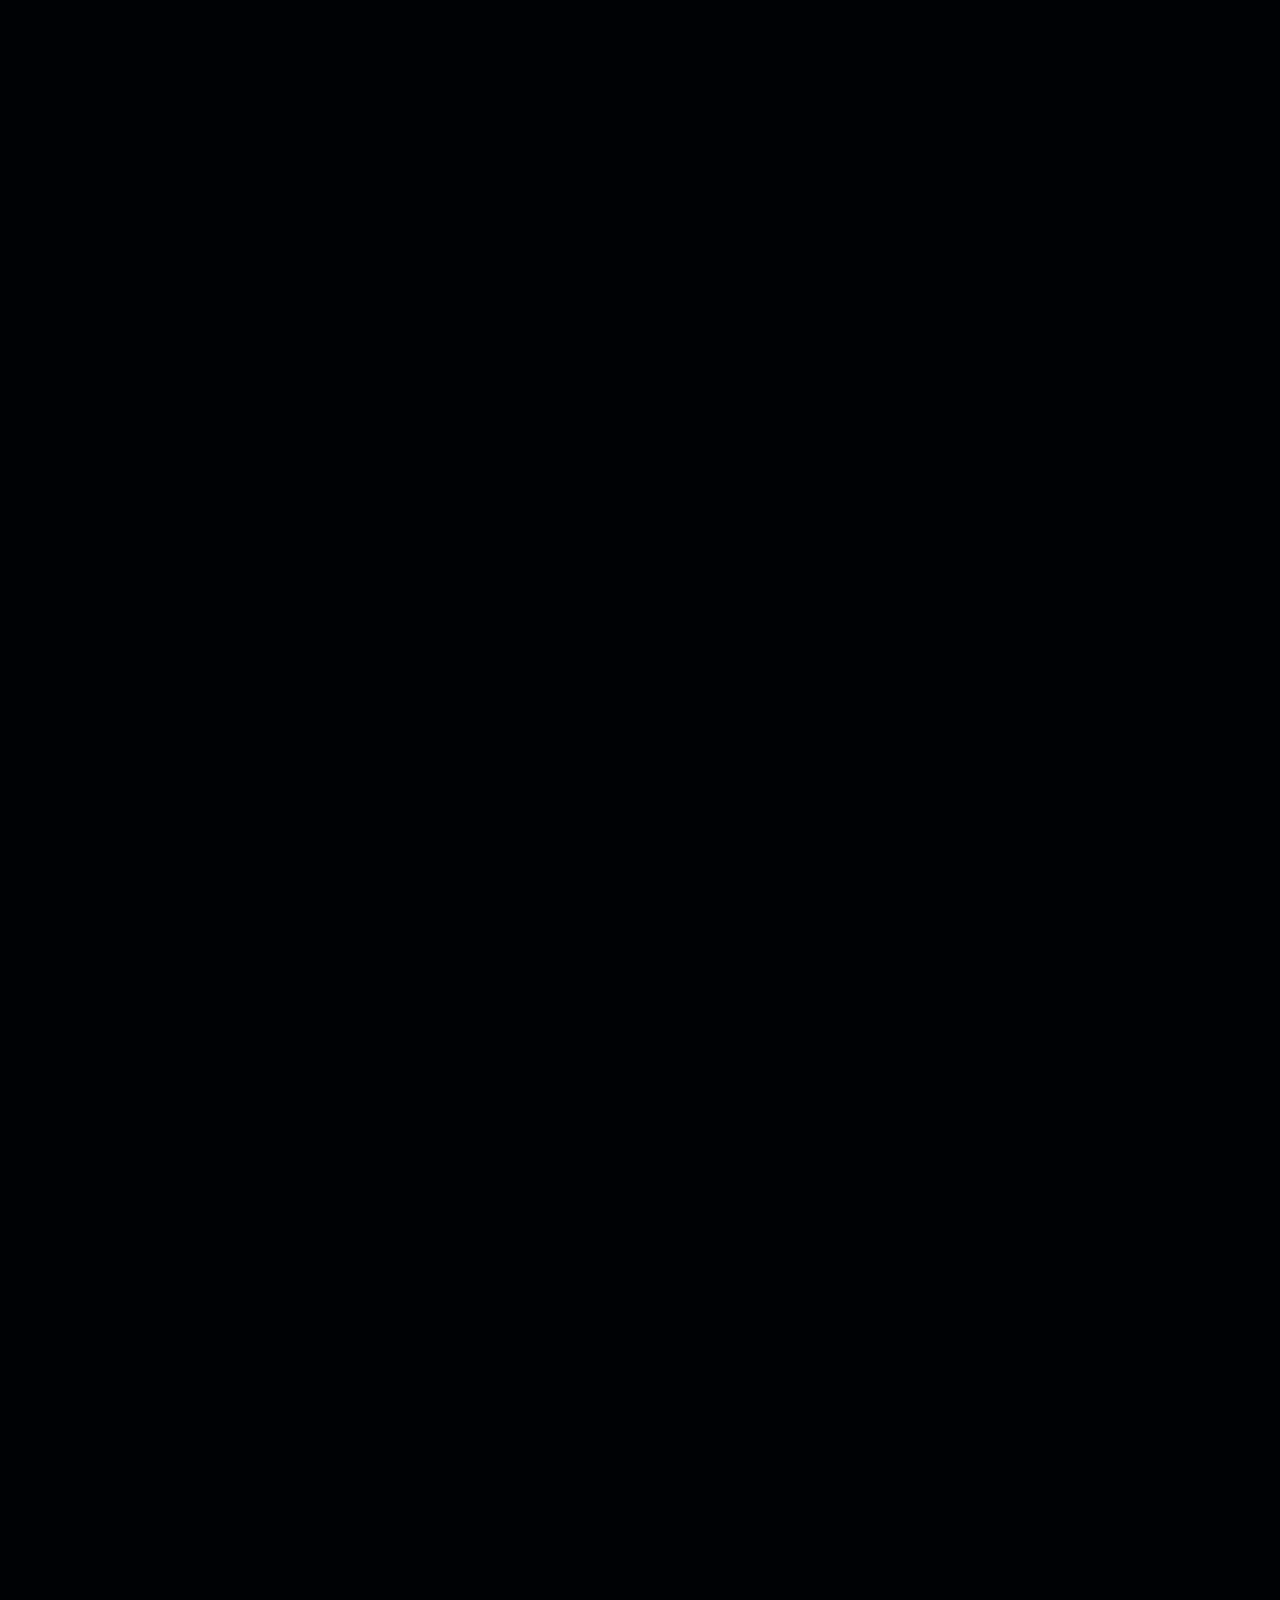
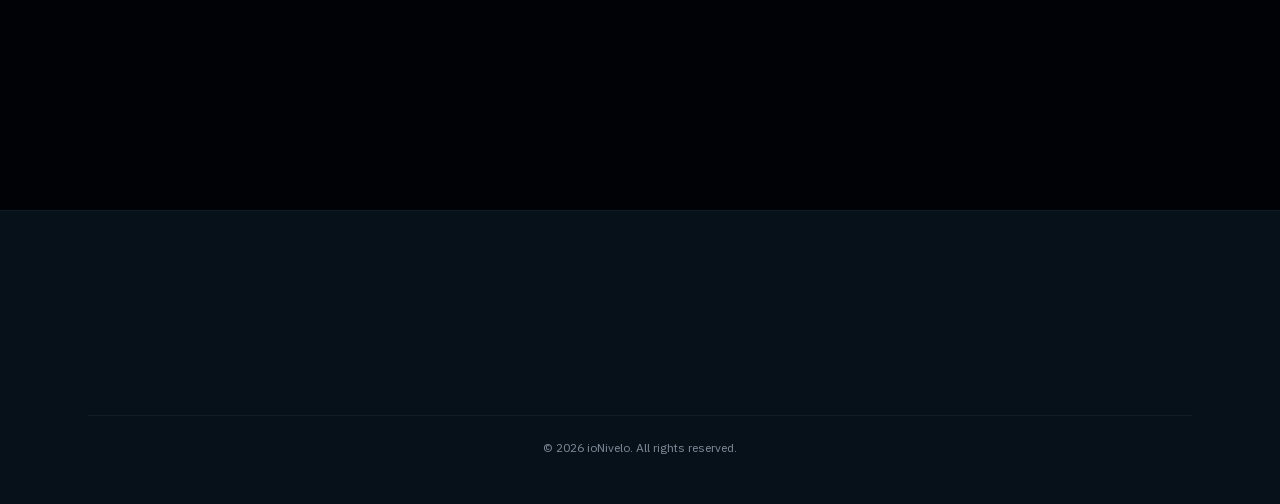
<file: faq.html>
<!DOCTYPE html><html lang="en" class="sora_a0f6d12b-module__CYZJbq__variable ibm_plex_sans_6c86af97-module__p1WIlW__variable ibm_plex_mono_1500042d-module__4tePKq__variable h-full"><head><meta charSet="utf-8"/><meta name="viewport" content="width=device-width, initial-scale=1"/><link rel="preload" href="/_next/static/media/03fc1b4a8d284b5e-s.p.0wiir8udbzjvx.woff2" as="font" crossorigin="" type="font/woff2"/><link rel="preload" href="/_next/static/media/523e14d07aba6dd5-s.p.264uvk3dqe3tq.woff2" as="font" crossorigin="" type="font/woff2"/><link rel="preload" href="/_next/static/media/99e609270109b47d-s.p.40sczeszzbjw1.woff2" as="font" crossorigin="" type="font/woff2"/><link rel="preload" as="image" href="/brand/ionivelo-wordmark.png"/><link rel="stylesheet" href="/_next/static/chunks/0g95owq8lqc8b.css" data-precedence="next"/><link rel="preload" as="script" fetchPriority="low" href="/_next/static/chunks/3s6nzrbk-8mnv.js"/><script src="/_next/static/chunks/3450qyhportkm.js" async=""></script><script src="/_next/static/chunks/1j_9b-l0n6u-t.js" async=""></script><script src="/_next/static/chunks/3iz8uv5b1jeri.js" async=""></script><script src="/_next/static/chunks/turbopack-0lfl71ip0tp02.js" async=""></script><script src="/_next/static/chunks/067owao1bl4r9.js" async=""></script><script src="/_next/static/chunks/0jjbjo67lw300.js" async=""></script><script src="/_next/static/chunks/3fntmmi971322.js" async=""></script><title>FAQ | ioNivelo</title><meta name="description" content="Straight answers about ioNivelo: installation, what works without the internet, fan speeds, schedules, and the things we haven&#x27;t built yet."/><meta property="og:title" content="ioNivelo | Your wall switches keep working. With or without the internet."/><meta property="og:description" content="ioNivelo fits behind the switchboard you already have. Four channels, a real fan regulator, and an app that talks straight to the device on your home Wi-Fi, with no cloud in the middle."/><meta property="og:site_name" content="ioNivelo"/><meta property="og:locale" content="en_IN"/><meta property="og:image" content="https://ionivelo.github.io/opengraph-image?1ab5097d58c7bf8e"/><meta property="og:image:type" content="image/png"/><meta property="og:image:width" content="1200"/><meta property="og:image:height" content="630"/><meta property="og:image:alt" content="ioNivelo. Your home, smart. Your wiring, untouched."/><meta property="og:type" content="website"/><meta name="twitter:card" content="summary_large_image"/><meta name="twitter:title" content="ioNivelo | Your wall switches keep working. With or without the internet."/><meta name="twitter:description" content="ioNivelo fits behind the switchboard you already have. Four channels, a real fan regulator, and an app that talks straight to the device on your home Wi-Fi, with no cloud in the middle."/><meta name="twitter:image" content="https://ionivelo.github.io/opengraph-image?1ab5097d58c7bf8e"/><meta name="twitter:image:alt" content="ioNivelo. Your home, smart. Your wiring, untouched."/><meta name="twitter:image:type" content="image/png"/><meta name="twitter:image:width" content="1200"/><meta name="twitter:image:height" content="630"/><link rel="icon" href="/icon.png?icon.3u-vg726kopgk.png" sizes="512x512" type="image/png"/><link rel="apple-touch-icon" href="/apple-icon.png?apple-icon.26o-t_9uos_xq.png" sizes="180x180" type="image/png"/><meta name="next-size-adjust" content=""/><script>document.documentElement.dataset.js='1';(function(){var d=document.documentElement,hold=0;try{if(!sessionStorage.getItem('io-splash')){sessionStorage.setItem('io-splash','1');d.dataset.splash='1';hold=Date.now()+2000;setTimeout(function(){delete d.dataset.splash},2000+600);}}catch(err){}function run(){var wait=hold-Date.now();if(wait>0){setTimeout(run,wait);return}var els=document.querySelectorAll('.reveal:not([data-inview]),.reveal-kids>:not(.reveal-kids):not([data-inview])');var show=function(e){e.dataset.inview='1'};try{if(!window.IntersectionObserver||matchMedia('(prefers-reduced-motion: reduce)').matches){Array.prototype.forEach.call(els,show);return;}var io=new IntersectionObserver(function(entries){entries.forEach(function(en){if(en.isIntersecting){show(en.target);io.unobserve(en.target)}})},{threshold:0.15,rootMargin:'0px 0px -8% 0px'});Array.prototype.forEach.call(els,function(e){io.observe(e)});}catch(err){Array.prototype.forEach.call(els,show)}}window.__ioReveal=run;if(document.readyState!=='loading')run();else document.addEventListener('DOMContentLoaded',run);})();</script><script src="/_next/static/chunks/0cz1d0mv5g_q7.js" noModule=""></script></head><body class="min-h-full flex flex-col"><div hidden=""><!--$--><!--/$--></div><div class="splash" aria-hidden="true" style="--splash-hold:2000ms"><img alt="" width="880" height="245" decoding="async" data-nimg="1" class="splash__logo h-auto w-[220px] sm:w-[280px]" style="color:transparent" src="/brand/ionivelo-wordmark.png"/><span class="splash__line"></span></div><header class="reveal sticky top-0 z-50 border-b border-outline/50 bg-ground/80 backdrop-blur-xl [--rise:-8px]"><nav class="relative flex h-16 items-center justify-between px-6 lg:px-[4vw]"><a class="flex items-center" aria-label="ioNivelo home" href="/"><img alt="ioNivelo" width="880" height="245" decoding="async" data-nimg="1" class="h-9 w-auto" style="color:transparent" src="/brand/ionivelo-wordmark.png"/></a><ul class="absolute left-1/2 hidden -translate-x-1/2 items-center gap-8 md:flex"><li><a class="text-sm text-muted transition-colors hover:text-white" href="/how-it-works">How It Works</a></li><li><a class="text-sm text-muted transition-colors hover:text-white" href="/the-device">The Device</a></li><li><a class="text-sm text-muted transition-colors hover:text-white" href="/faq">FAQ</a></li><li><a class="text-sm text-muted transition-colors hover:text-white" href="/about">About</a></li></ul><div class="hidden md:block"><button type="button" class="inline-flex h-9 items-center rounded-full bg-cyan px-5 text-sm font-semibold text-ground transition-opacity hover:opacity-90">Get ioNivelo</button></div><button class="flex flex-col gap-1.5 md:hidden" aria-label="Toggle menu"><span class="block h-0.5 w-6 bg-white transition-transform "></span><span class="block h-0.5 w-6 bg-white transition-opacity "></span><span class="block h-0.5 w-6 bg-white transition-transform "></span></button></nav></header><main class="flex-1"><script type="application/ld+json">{"@context":"https://schema.org","@type":"FAQPage","mainEntity":[{"@type":"Question","name":"What is ioNivelo?","acceptedAnswer":{"@type":"Answer","text":"A retrofit module that fits behind the switchboard you already have. It gives you app control of up to four channels, typically three lights and a ceiling fan, without replacing your switches or rewiring anything."}},{"@type":"Question","name":"Do I need an electrician?","acceptedAnswer":{"@type":"Answer","text":"We send a trained installer, and they do the whole job. This is live 230 V wiring inside your switchboard, so it is not a DIY product and we won't pretend otherwise. What you don't need is a rewiring job: nothing is chased into walls and nothing gets repainted."}},{"@type":"Question","name":"Will my switchboard work?","acceptedAnswer":{"@type":"Answer","text":"Most modular boards do. The one thing to check is the switches themselves: conventional toggle switches are the fit. Push-button (momentary) switches would double-toggle, so we swap those during the install. We confirm all of this during the survey before you commit to anything."}},{"@type":"Question","name":"How long does the install take?","acceptedAnswer":{"@type":"Answer","text":"About an hour per switchboard. We fit the module, name your channels in the app, and match the fan speeds to your actual fan before we leave."}},{"@type":"Question","name":"Do my wall switches still work?","acceptedAnswer":{"@type":"Answer","text":"Yes, and they keep working with no Wi-Fi, no internet and no cloud, because that path is hardwired. The switch and the app stay in sync in both directions. One quirk worth knowing: the switch can't physically move on its own, so whatever position it's resting in, the next flip toggles."}},{"@type":"Question","name":"What happens when the internet goes down?","acceptedAnswer":{"@type":"Answer","text":"If you're at home, almost nothing changes: your broadband being down doesn't take your router down, and the app talks to the device directly over your own Wi-Fi at full speed. Schedules keep firing because they run on the device's own clock. If you're out of the house, you lose remote control entirely until the connection is back. We're not going to pretend otherwise."}},{"@type":"Question","name":"Is there a catch to the offline control?","acceptedAnswer":{"@type":"Answer","text":"One, and it's worth knowing: the app can't cold-start with the internet down. If it's already open, local control keeps working. If you'd force-closed it, you're back to the wall switch, which is exactly where you'd be without us, and it works."}},{"@type":"Question","name":"How fast is it when I'm away from home?","acceptedAnswer":{"@type":"Answer","text":"It's a check-in, not a push. The device asks for new instructions every 15 seconds, so usually you'll wait under ten seconds and worst case about twenty. At home on your Wi-Fi it's under a second. The app shows “Turning on…” until the device itself confirms, and tells you plainly if it never hears back."}},{"@type":"Question","name":"How many fan speeds do I get?","acceptedAnswer":{"@type":"Answer","text":"Three, four or five, depending on how your fan and regulator are wired. The device reports what it supports and the app shows exactly that. The speed is remembered separately from on/off, so turning the fan off and on again brings it back at the same speed, including after a power cut."}},{"@type":"Question","name":"Does fan speed work on every unit?","acceptedAnswer":{"@type":"Answer","text":"No. It needs the speed relays wired into your fan's live wire, and it's supported on our ESP32 units only. We confirm what your fan supports during the survey rather than promising it up front."}},{"@type":"Question","name":"How do schedules work?","acceptedAnswer":{"@type":"Answer","text":"They run on the device itself against its own clock, so they keep firing with the internet down. You can set one-off, repeating and date-window timers, up to ten per device. Creating or editing one needs a connection, and after editing you tap “Sync to device” to push the change, and it doesn't take effect until you do."}},{"@type":"Question","name":"Can I see temperature history?","acceptedAnswer":{"@type":"Answer","text":"Not yet. ESP32 units can carry an optional temperature and humidity sensor and the app shows the current reading, but there are no history charts or trends. That's on the list, not in the product."}},{"@type":"Question","name":"Where do I get the app?","acceptedAnswer":{"@type":"Answer","text":"From us, at install time. There's no App Store or Play Store listing yet, so we put it on your phone when we fit the unit and keep it updated for you until the listing is live."}},{"@type":"Question","name":"How do firmware updates work?","acceptedAnswer":{"@type":"Answer","text":"We push them over the air to ESP32 units. Each update is checked against a SHA-256 hash before it's used, and if a new version can't reach our servers after installing, the device puts itself back on the previous one. Two honest limits: our ESP8266 units update by cable, not over the air, and an update that won't boot at all needs a visit. Updates are something we run for you, and there's no update button in the app."}},{"@type":"Question","name":"Can I add my family to the app?","acceptedAnswer":{"@type":"Answer","text":"Not from the app yet. The accounts system supports multiple people per home, but the invite screen isn't built, so for now we can add someone for you. It's one of the first things we're finishing."}},{"@type":"Question","name":"How secure is it?","acceptedAnswer":{"@type":"Answer","text":"All cloud traffic uses TLS, the app can only ever see homes you're a member of, and on your own Wi-Fi commands don't leave the house at all. We'll also be straight with you about where we're still improving: right now each unit's Wi-Fi credentials are written into its firmware, and per-device credentials are work in progress rather than done."}},{"@type":"Question","name":"Which cities do you cover?","acceptedAnswer":{"@type":"Answer","text":"A small number, because every install is a physical visit. Send us your area and we'll tell you honestly whether we can reach you yet."}}]}</script><section class="relative py-20 sm:py-28 pt-20 sm:pt-28"><div class="mx-auto max-w-6xl px-6 reveal-kids"><span class="mb-4 inline-block rounded-full border border-outline px-3 py-1 text-xs font-medium uppercase tracking-wider text-cyan">FAQ</span><h2 class="font-display text-3xl font-semibold tracking-tight text-white sm:text-4xl ">Straight answers.</h2><p class="mt-4 max-w-2xl text-lg leading-relaxed text-muted ">Including the awkward ones. If something here is a dealbreaker, we&#x27;d rather you knew now than after we&#x27;d installed it.</p></div></section><section class="relative py-20 sm:py-28 pt-0"><div class="mx-auto max-w-6xl px-6"><div class="reveal-kids max-w-3xl"><div class="mb-10 last:mb-0"><h2 class="mb-3 font-mono text-[11px] uppercase tracking-wider text-cyan">The basics</h2><div class="overflow-hidden rounded-2xl border border-outline bg-surface-card"><details class="group"><summary class="flex cursor-pointer list-none items-center justify-between gap-4 px-5 py-4 text-sm font-medium text-white transition-colors hover:text-cyan sm:px-6">What is ioNivelo?<svg class="h-4 w-4 shrink-0 text-muted transition-transform group-open:rotate-180" style="transition-duration:var(--d-base)" fill="none" viewBox="0 0 24 24" stroke="currentColor" stroke-width="2" aria-hidden="true"><path stroke-linecap="round" stroke-linejoin="round" d="M19 9l-7 7-7-7"></path></svg></summary><p class="px-5 pb-5 text-sm leading-relaxed text-muted sm:px-6">A retrofit module that fits behind the switchboard you already have. It gives you app control of up to four channels, typically three lights and a ceiling fan, without replacing your switches or rewiring anything.</p></details><details class="group" style="border-top:1px solid var(--color-outline)"><summary class="flex cursor-pointer list-none items-center justify-between gap-4 px-5 py-4 text-sm font-medium text-white transition-colors hover:text-cyan sm:px-6">Do I need an electrician?<svg class="h-4 w-4 shrink-0 text-muted transition-transform group-open:rotate-180" style="transition-duration:var(--d-base)" fill="none" viewBox="0 0 24 24" stroke="currentColor" stroke-width="2" aria-hidden="true"><path stroke-linecap="round" stroke-linejoin="round" d="M19 9l-7 7-7-7"></path></svg></summary><p class="px-5 pb-5 text-sm leading-relaxed text-muted sm:px-6">We send a trained installer, and they do the whole job. This is live 230 V wiring inside your switchboard, so it is not a DIY product and we won&#x27;t pretend otherwise. What you don&#x27;t need is a rewiring job: nothing is chased into walls and nothing gets repainted.</p></details><details class="group" style="border-top:1px solid var(--color-outline)"><summary class="flex cursor-pointer list-none items-center justify-between gap-4 px-5 py-4 text-sm font-medium text-white transition-colors hover:text-cyan sm:px-6">Will my switchboard work?<svg class="h-4 w-4 shrink-0 text-muted transition-transform group-open:rotate-180" style="transition-duration:var(--d-base)" fill="none" viewBox="0 0 24 24" stroke="currentColor" stroke-width="2" aria-hidden="true"><path stroke-linecap="round" stroke-linejoin="round" d="M19 9l-7 7-7-7"></path></svg></summary><p class="px-5 pb-5 text-sm leading-relaxed text-muted sm:px-6">Most modular boards do. The one thing to check is the switches themselves: conventional toggle switches are the fit. Push-button (momentary) switches would double-toggle, so we swap those during the install. We confirm all of this during the survey before you commit to anything.</p></details><details class="group" style="border-top:1px solid var(--color-outline)"><summary class="flex cursor-pointer list-none items-center justify-between gap-4 px-5 py-4 text-sm font-medium text-white transition-colors hover:text-cyan sm:px-6">How long does the install take?<svg class="h-4 w-4 shrink-0 text-muted transition-transform group-open:rotate-180" style="transition-duration:var(--d-base)" fill="none" viewBox="0 0 24 24" stroke="currentColor" stroke-width="2" aria-hidden="true"><path stroke-linecap="round" stroke-linejoin="round" d="M19 9l-7 7-7-7"></path></svg></summary><p class="px-5 pb-5 text-sm leading-relaxed text-muted sm:px-6">About an hour per switchboard. We fit the module, name your channels in the app, and match the fan speeds to your actual fan before we leave.</p></details></div></div><div class="mb-10 last:mb-0"><h2 class="mb-3 font-mono text-[11px] uppercase tracking-wider text-cyan">Living with it</h2><div class="overflow-hidden rounded-2xl border border-outline bg-surface-card"><details class="group"><summary class="flex cursor-pointer list-none items-center justify-between gap-4 px-5 py-4 text-sm font-medium text-white transition-colors hover:text-cyan sm:px-6">Do my wall switches still work?<svg class="h-4 w-4 shrink-0 text-muted transition-transform group-open:rotate-180" style="transition-duration:var(--d-base)" fill="none" viewBox="0 0 24 24" stroke="currentColor" stroke-width="2" aria-hidden="true"><path stroke-linecap="round" stroke-linejoin="round" d="M19 9l-7 7-7-7"></path></svg></summary><p class="px-5 pb-5 text-sm leading-relaxed text-muted sm:px-6">Yes, and they keep working with no Wi-Fi, no internet and no cloud, because that path is hardwired. The switch and the app stay in sync in both directions. One quirk worth knowing: the switch can&#x27;t physically move on its own, so whatever position it&#x27;s resting in, the next flip toggles.</p></details><details class="group" style="border-top:1px solid var(--color-outline)"><summary class="flex cursor-pointer list-none items-center justify-between gap-4 px-5 py-4 text-sm font-medium text-white transition-colors hover:text-cyan sm:px-6">What happens when the internet goes down?<svg class="h-4 w-4 shrink-0 text-muted transition-transform group-open:rotate-180" style="transition-duration:var(--d-base)" fill="none" viewBox="0 0 24 24" stroke="currentColor" stroke-width="2" aria-hidden="true"><path stroke-linecap="round" stroke-linejoin="round" d="M19 9l-7 7-7-7"></path></svg></summary><p class="px-5 pb-5 text-sm leading-relaxed text-muted sm:px-6">If you&#x27;re at home, almost nothing changes: your broadband being down doesn&#x27;t take your router down, and the app talks to the device directly over your own Wi-Fi at full speed. Schedules keep firing because they run on the device&#x27;s own clock. If you&#x27;re out of the house, you lose remote control entirely until the connection is back. We&#x27;re not going to pretend otherwise.</p></details><details class="group" style="border-top:1px solid var(--color-outline)"><summary class="flex cursor-pointer list-none items-center justify-between gap-4 px-5 py-4 text-sm font-medium text-white transition-colors hover:text-cyan sm:px-6">Is there a catch to the offline control?<svg class="h-4 w-4 shrink-0 text-muted transition-transform group-open:rotate-180" style="transition-duration:var(--d-base)" fill="none" viewBox="0 0 24 24" stroke="currentColor" stroke-width="2" aria-hidden="true"><path stroke-linecap="round" stroke-linejoin="round" d="M19 9l-7 7-7-7"></path></svg></summary><p class="px-5 pb-5 text-sm leading-relaxed text-muted sm:px-6">One, and it&#x27;s worth knowing: the app can&#x27;t cold-start with the internet down. If it&#x27;s already open, local control keeps working. If you&#x27;d force-closed it, you&#x27;re back to the wall switch, which is exactly where you&#x27;d be without us, and it works.</p></details><details class="group" style="border-top:1px solid var(--color-outline)"><summary class="flex cursor-pointer list-none items-center justify-between gap-4 px-5 py-4 text-sm font-medium text-white transition-colors hover:text-cyan sm:px-6">How fast is it when I&#x27;m away from home?<svg class="h-4 w-4 shrink-0 text-muted transition-transform group-open:rotate-180" style="transition-duration:var(--d-base)" fill="none" viewBox="0 0 24 24" stroke="currentColor" stroke-width="2" aria-hidden="true"><path stroke-linecap="round" stroke-linejoin="round" d="M19 9l-7 7-7-7"></path></svg></summary><p class="px-5 pb-5 text-sm leading-relaxed text-muted sm:px-6">It&#x27;s a check-in, not a push. The device asks for new instructions every 15 seconds, so usually you&#x27;ll wait under ten seconds and worst case about twenty. At home on your Wi-Fi it&#x27;s under a second. The app shows “Turning on…” until the device itself confirms, and tells you plainly if it never hears back.</p></details></div></div><div class="mb-10 last:mb-0"><h2 class="mb-3 font-mono text-[11px] uppercase tracking-wider text-cyan">Fan, schedules and sensors</h2><div class="overflow-hidden rounded-2xl border border-outline bg-surface-card"><details class="group"><summary class="flex cursor-pointer list-none items-center justify-between gap-4 px-5 py-4 text-sm font-medium text-white transition-colors hover:text-cyan sm:px-6">How many fan speeds do I get?<svg class="h-4 w-4 shrink-0 text-muted transition-transform group-open:rotate-180" style="transition-duration:var(--d-base)" fill="none" viewBox="0 0 24 24" stroke="currentColor" stroke-width="2" aria-hidden="true"><path stroke-linecap="round" stroke-linejoin="round" d="M19 9l-7 7-7-7"></path></svg></summary><p class="px-5 pb-5 text-sm leading-relaxed text-muted sm:px-6">Three, four or five, depending on how your fan and regulator are wired. The device reports what it supports and the app shows exactly that. The speed is remembered separately from on/off, so turning the fan off and on again brings it back at the same speed, including after a power cut.</p></details><details class="group" style="border-top:1px solid var(--color-outline)"><summary class="flex cursor-pointer list-none items-center justify-between gap-4 px-5 py-4 text-sm font-medium text-white transition-colors hover:text-cyan sm:px-6">Does fan speed work on every unit?<svg class="h-4 w-4 shrink-0 text-muted transition-transform group-open:rotate-180" style="transition-duration:var(--d-base)" fill="none" viewBox="0 0 24 24" stroke="currentColor" stroke-width="2" aria-hidden="true"><path stroke-linecap="round" stroke-linejoin="round" d="M19 9l-7 7-7-7"></path></svg></summary><p class="px-5 pb-5 text-sm leading-relaxed text-muted sm:px-6">No. It needs the speed relays wired into your fan&#x27;s live wire, and it&#x27;s supported on our ESP32 units only. We confirm what your fan supports during the survey rather than promising it up front.</p></details><details class="group" style="border-top:1px solid var(--color-outline)"><summary class="flex cursor-pointer list-none items-center justify-between gap-4 px-5 py-4 text-sm font-medium text-white transition-colors hover:text-cyan sm:px-6">How do schedules work?<svg class="h-4 w-4 shrink-0 text-muted transition-transform group-open:rotate-180" style="transition-duration:var(--d-base)" fill="none" viewBox="0 0 24 24" stroke="currentColor" stroke-width="2" aria-hidden="true"><path stroke-linecap="round" stroke-linejoin="round" d="M19 9l-7 7-7-7"></path></svg></summary><p class="px-5 pb-5 text-sm leading-relaxed text-muted sm:px-6">They run on the device itself against its own clock, so they keep firing with the internet down. You can set one-off, repeating and date-window timers, up to ten per device. Creating or editing one needs a connection, and after editing you tap “Sync to device” to push the change, and it doesn&#x27;t take effect until you do.</p></details><details class="group" style="border-top:1px solid var(--color-outline)"><summary class="flex cursor-pointer list-none items-center justify-between gap-4 px-5 py-4 text-sm font-medium text-white transition-colors hover:text-cyan sm:px-6">Can I see temperature history?<svg class="h-4 w-4 shrink-0 text-muted transition-transform group-open:rotate-180" style="transition-duration:var(--d-base)" fill="none" viewBox="0 0 24 24" stroke="currentColor" stroke-width="2" aria-hidden="true"><path stroke-linecap="round" stroke-linejoin="round" d="M19 9l-7 7-7-7"></path></svg></summary><p class="px-5 pb-5 text-sm leading-relaxed text-muted sm:px-6">Not yet. ESP32 units can carry an optional temperature and humidity sensor and the app shows the current reading, but there are no history charts or trends. That&#x27;s on the list, not in the product.</p></details></div></div><div class="mb-10 last:mb-0"><h2 class="mb-3 font-mono text-[11px] uppercase tracking-wider text-cyan">The app, updates and support</h2><div class="overflow-hidden rounded-2xl border border-outline bg-surface-card"><details class="group"><summary class="flex cursor-pointer list-none items-center justify-between gap-4 px-5 py-4 text-sm font-medium text-white transition-colors hover:text-cyan sm:px-6">Where do I get the app?<svg class="h-4 w-4 shrink-0 text-muted transition-transform group-open:rotate-180" style="transition-duration:var(--d-base)" fill="none" viewBox="0 0 24 24" stroke="currentColor" stroke-width="2" aria-hidden="true"><path stroke-linecap="round" stroke-linejoin="round" d="M19 9l-7 7-7-7"></path></svg></summary><p class="px-5 pb-5 text-sm leading-relaxed text-muted sm:px-6">From us, at install time. There&#x27;s no App Store or Play Store listing yet, so we put it on your phone when we fit the unit and keep it updated for you until the listing is live.</p></details><details class="group" style="border-top:1px solid var(--color-outline)"><summary class="flex cursor-pointer list-none items-center justify-between gap-4 px-5 py-4 text-sm font-medium text-white transition-colors hover:text-cyan sm:px-6">How do firmware updates work?<svg class="h-4 w-4 shrink-0 text-muted transition-transform group-open:rotate-180" style="transition-duration:var(--d-base)" fill="none" viewBox="0 0 24 24" stroke="currentColor" stroke-width="2" aria-hidden="true"><path stroke-linecap="round" stroke-linejoin="round" d="M19 9l-7 7-7-7"></path></svg></summary><p class="px-5 pb-5 text-sm leading-relaxed text-muted sm:px-6">We push them over the air to ESP32 units. Each update is checked against a SHA-256 hash before it&#x27;s used, and if a new version can&#x27;t reach our servers after installing, the device puts itself back on the previous one. Two honest limits: our ESP8266 units update by cable, not over the air, and an update that won&#x27;t boot at all needs a visit. Updates are something we run for you, and there&#x27;s no update button in the app.</p></details><details class="group" style="border-top:1px solid var(--color-outline)"><summary class="flex cursor-pointer list-none items-center justify-between gap-4 px-5 py-4 text-sm font-medium text-white transition-colors hover:text-cyan sm:px-6">Can I add my family to the app?<svg class="h-4 w-4 shrink-0 text-muted transition-transform group-open:rotate-180" style="transition-duration:var(--d-base)" fill="none" viewBox="0 0 24 24" stroke="currentColor" stroke-width="2" aria-hidden="true"><path stroke-linecap="round" stroke-linejoin="round" d="M19 9l-7 7-7-7"></path></svg></summary><p class="px-5 pb-5 text-sm leading-relaxed text-muted sm:px-6">Not from the app yet. The accounts system supports multiple people per home, but the invite screen isn&#x27;t built, so for now we can add someone for you. It&#x27;s one of the first things we&#x27;re finishing.</p></details><details class="group" style="border-top:1px solid var(--color-outline)"><summary class="flex cursor-pointer list-none items-center justify-between gap-4 px-5 py-4 text-sm font-medium text-white transition-colors hover:text-cyan sm:px-6">How secure is it?<svg class="h-4 w-4 shrink-0 text-muted transition-transform group-open:rotate-180" style="transition-duration:var(--d-base)" fill="none" viewBox="0 0 24 24" stroke="currentColor" stroke-width="2" aria-hidden="true"><path stroke-linecap="round" stroke-linejoin="round" d="M19 9l-7 7-7-7"></path></svg></summary><p class="px-5 pb-5 text-sm leading-relaxed text-muted sm:px-6">All cloud traffic uses TLS, the app can only ever see homes you&#x27;re a member of, and on your own Wi-Fi commands don&#x27;t leave the house at all. We&#x27;ll also be straight with you about where we&#x27;re still improving: right now each unit&#x27;s Wi-Fi credentials are written into its firmware, and per-device credentials are work in progress rather than done.</p></details><details class="group" style="border-top:1px solid var(--color-outline)"><summary class="flex cursor-pointer list-none items-center justify-between gap-4 px-5 py-4 text-sm font-medium text-white transition-colors hover:text-cyan sm:px-6">Which cities do you cover?<svg class="h-4 w-4 shrink-0 text-muted transition-transform group-open:rotate-180" style="transition-duration:var(--d-base)" fill="none" viewBox="0 0 24 24" stroke="currentColor" stroke-width="2" aria-hidden="true"><path stroke-linecap="round" stroke-linejoin="round" d="M19 9l-7 7-7-7"></path></svg></summary><p class="px-5 pb-5 text-sm leading-relaxed text-muted sm:px-6">A small number, because every install is a physical visit. Send us your area and we&#x27;ll tell you honestly whether we can reach you yet.</p></details></div></div></div></div></section><!--$--><!--/$--></main><footer class="border-t border-outline/50 bg-surface-sunken"><div class="mx-auto max-w-6xl px-6 py-12"><div class="reveal-kids grid gap-8 sm:grid-cols-2 md:grid-cols-4"><div><a class="inline-flex" aria-label="ioNivelo home" href="/"><img alt="ioNivelo" loading="lazy" width="880" height="245" decoding="async" data-nimg="1" class="h-9 w-auto" style="color:transparent" src="/brand/ionivelo-wordmark.png"/></a><p class="mt-3 text-sm leading-relaxed text-muted">Your home, smart. Your wiring, untouched.</p></div><div><h4 class="mb-3 text-xs font-semibold uppercase tracking-wider text-faint">Product</h4><ul class="space-y-2"><li><a class="text-sm text-muted transition-colors hover:text-white" href="/how-it-works">How It Works</a></li><li><a class="text-sm text-muted transition-colors hover:text-white" href="/the-device">The Device</a></li><li><a class="text-sm text-muted transition-colors hover:text-white" href="/faq">FAQ</a></li></ul></div><div><h4 class="mb-3 text-xs font-semibold uppercase tracking-wider text-faint">Company</h4><ul class="space-y-2"><li><a class="text-sm text-muted transition-colors hover:text-white" href="/about">About</a></li><li><a class="text-sm text-muted transition-colors hover:text-white" href="/book">Contact</a></li></ul></div><div><h4 class="mb-3 text-xs font-semibold uppercase tracking-wider text-faint">Legal</h4><ul class="space-y-2"><li><a class="text-sm text-muted transition-colors hover:text-white" href="/privacy">Privacy Policy</a></li><li><a class="text-sm text-muted transition-colors hover:text-white" href="/terms">Terms of Service</a></li></ul></div></div><div class="mt-10 border-t border-outline/50 pt-6 text-center text-xs text-faint">© <!-- -->2026<!-- --> ioNivelo. All rights reserved.</div></div></footer><dialog aria-labelledby="inquiry-title" class="m-auto w-[calc(100%-2rem)] max-w-lg rounded-2xl border border-outline bg-surface p-0 text-white shadow-2xl backdrop:bg-ground/80 backdrop:backdrop-blur-sm animate-inquiry-in"></dialog><script src="/_next/static/chunks/3s6nzrbk-8mnv.js" id="_R_" async=""></script><script>(self.__next_f=self.__next_f||[]).push([0])</script><script>self.__next_f.push([1,"1:\"$Sreact.fragment\"\n3:I[5500,[\"/_next/static/chunks/067owao1bl4r9.js\",\"/_next/static/chunks/0jjbjo67lw300.js\"],\"Image\"]\n4:I[59095,[\"/_next/static/chunks/067owao1bl4r9.js\",\"/_next/static/chunks/0jjbjo67lw300.js\"],\"Reveal\"]\n5:I[30491,[\"/_next/static/chunks/067owao1bl4r9.js\",\"/_next/static/chunks/0jjbjo67lw300.js\"],\"InquiryProvider\"]\n6:I[70119,[\"/_next/static/chunks/067owao1bl4r9.js\",\"/_next/static/chunks/0jjbjo67lw300.js\"],\"Header\"]\n7:I[39756,[\"/_next/static/chunks/3fntmmi971322.js\"],\"default\"]\n8:I[37457,[\"/_next/static/chunks/3fntmmi971322.js\"],\"default\"]\n9:I[22016,[\"/_next/static/chunks/067owao1bl4r9.js\",\"/_next/static/chunks/0jjbjo67lw300.js\"],\"\"]\n13:I[68027,[\"/_next/static/chunks/067owao1bl4r9.js\",\"/_next/static/chunks/0jjbjo67lw300.js\"],\"default\",1]\n:HL[\"/_next/static/chunks/0g95owq8lqc8b.css\",\"style\"]\n:HL[\"/_next/static/media/03fc1b4a8d284b5e-s.p.0wiir8udbzjvx.woff2\",\"font\",{\"crossOrigin\":\"\",\"type\":\"font/woff2\"}]\n:HL[\"/_next/static/media/523e14d07aba6dd5-s.p.264uvk3dqe3tq.woff2\",\"font\",{\"crossOrigin\":\"\",\"type\":\"font/woff2\"}]\n:HL[\"/_next/static/media/99e609270109b47d-s.p.40sczeszzbjw1.woff2\",\"font\",{\"crossOrigin\":\"\",\"type\":\"font/woff2\"}]\n2:T445,document.documentElement.dataset.js='1';(function(){var d=document.documentElement,hold=0;try{if(!sessionStorage.getItem('io-splash')){sessionStorage.setItem('io-splash','1');d.dataset.splash='1';hold=Date.now()+2000;setTimeout(function(){delete d.dataset.splash},2000+600);}}catch(err){}function run(){var wait=hold-Date.now();if(wait\u003e0){setTimeout(run,wait);return}var els=document.querySelectorAll('.reveal:not([data-inview]),.reveal-kids\u003e:not(.reveal-kids):not([data-inview])');var show=function(e){e.dataset.inview='1'};try{if(!window.IntersectionObserver||matchMedia('(prefers-reduced-motion: reduce)').matches){Array.prototype.forEach.call(els,show);return;}var io=new IntersectionObserver(function(entries){entries.forEach(function(en){if(en.isIntersecting){show(en.target);io.unobserve(en.target)}})},{threshold:0.15,rootMargin:'0px 0px -8% 0px'});Array.prototype.forEach.call(els,function(e){io.observe(e)});}catch(err){Array.prototype.forEach.call(els,show)}}window.__ioReveal=run;if(document.readyState!=='loading')run();else document.addEventListener('DOMContentLoaded',run);})();11:X\n0:{\"P\":null,\"c\":[\"\",\"faq\"],\"q\":\"\",\"i\":false,\"f\":[[[\"\",{\"children\":[\"faq\",{\"children\":[\"__PAGE__\",{},\"$undefined\",\"$undefined\",4608]},\"$undefined\",\"$undefined\",4608]},\"$undefined\",\"$undefined\",4624],[[\"$\",\"$1\",\"c\",{\"children\":[[[\"$\",\"link\",\"0\",{\"rel\":\"stylesheet\",\"href\":\"/_next/static/chunks/0g95owq8lqc8b.css\",\"precedence\":\"next\",\"crossOrigin\":\"$undefined\",\"nonce\":\"$undefined\"}],[\"$\",\"script\",\"script-0\",{\"src\":\"/_next/static/chunks/067owao1bl4r9.js\",\"async\":true,\"nonce\":\"$undefined\"}],[\"$\",\"script\",\"script-1\",{\"src\":\"/_next/static/chunks/0jjbjo67lw300.js\",\"async\":true,\"nonce\":\"$undefined\"}]],[\"$\",\"html\",null,{\"lang\":\"en\",\"suppressHydrationWarning\":true,\"className\":\"sora_a0f6d12b-module__CYZJbq__variable ibm_plex_sans_6c86af97-module__p1WIlW__variable ibm_plex_mono_1500042d-module__4tePKq__variable h-full\",\"children\":[[\"$\",\"head\",null,{\"children\":[\"$\",\"script\",null,{\"dangerouslySetInnerHTML\":{\"__html\":\"$2\"}}]}],[\"$\",\"body\",null,{\"className\":\"min-h-full flex flex-col\",\"children\":[[\"$\",\"div\",null,{\"className\":\"splash\",\"aria-hidden\":\"true\",\"style\":{\"--splash-hold\":\"2000ms\"},\"children\":[[\"$\",\"$L3\",null,{\"src\":\"/brand/ionivelo-wordmark.png\",\"alt\":\"\",\"width\":880,\"height\":245,\"priority\":true,\"className\":\"splash__logo h-auto w-[220px] sm:w-[280px]\"}],[\"$\",\"span\",null,{\"className\":\"splash__line\"}]]}],[\"$\",\"$L4\",null,{}],[\"$\",\"$L5\",null,{\"children\":[[\"$\",\"$L6\",null,{}],[\"$\",\"main\",null,{\"className\":\"flex-1\",\"children\":[\"$\",\"$L7\",null,{\"parallelRouterKey\":\"children\",\"error\":\"$undefined\",\"errorStyles\":\"$undefined\",\"errorScripts\":\"$undefined\",\"template\":[\"$\",\"$L8\",null,{}],\"templateStyles\":\"$undefined\",\"templateScripts\":\"$undefined\",\"notFound\":[[[\"$\",\"title\",null,{\"children\":\"404: This page could not be found.\"}],[\"$\",\"div\",null,{\"style\":{\"fontFamily\":\"system-ui,\\\"Segoe UI\\\",Roboto,Helvetica,Arial,sans-serif,\\\"Apple Color Emoji\\\",\\\"Segoe UI Emoji\\\"\",\"height\":\"100vh\",\"textAlign\":\"center\",\"display\":\"flex\",\"flexDirection\":\"column\",\"alignItems\":\"center\",\"justifyContent\":\"center\"},\"children\":[\"$\",\"div\",null,{\"children\":[[\"$\",\"style\",null,{\"dangerouslySetInnerHTML\":{\"__html\":\"body{color:#000;background:#fff;margin:0}.next-error-h1{border-right:1px solid rgba(0,0,0,.3)}@media (prefers-color-scheme:dark){body{color:#fff;background:#000}.next-error-h1{border-right:1px solid rgba(255,255,255,.3)}}\"}}],[\"$\",\"h1\",null,{\"className\":\"next-error-h1\",\"style\":{\"display\":\"inline-block\",\"margin\":\"0 20px 0 0\",\"padding\":\"0 23px 0 0\",\"fontSize\":24,\"fontWeight\":500,\"verticalAlign\":\"top\",\"lineHeight\":\"49px\"},\"children\":404}],[\"$\",\"div\",null,{\"style\":{\"display\":\"inline-block\"},\"children\":[\"$\",\"h2\",null,{\"style\":{\"fontSize\":14,\"fontWeight\":400,\"lineHeight\":\"49px\",\"margin\":0},\"children\":\"This page could not be found.\"}]}]]}]}]],[]],\"forbidden\":\"$undefined\",\"unauthorized\":\"$undefined\"}]}],[\"$\",\"footer\",null,{\"className\":\"border-t border-outline/50 bg-surface-sunken\",\"children\":[\"$\",\"div\",null,{\"className\":\"mx-auto max-w-6xl px-6 py-12\",\"children\":[[\"$\",\"div\",null,{\"className\":\"reveal-kids grid gap-8 sm:grid-cols-2 md:grid-cols-4\",\"children\":[[\"$\",\"div\",null,{\"children\":[[\"$\",\"$L9\",null,{\"href\":\"/\",\"className\":\"inline-flex\",\"aria-label\":\"ioNivelo home\",\"children\":[\"$\",\"$L3\",null,{\"src\":\"/brand/ionivelo-wordmark.png\",\"alt\":\"ioNivelo\",\"width\":880,\"height\":245,\"className\":\"h-9 w-auto\"}]}],\"$La\"]}],\"$Lb\",\"$Lc\",\"$Ld\"]}],\"$Le\"]}]}]]}]]}]]}]]}],{\"children\":[\"$Lf\",{\"children\":[\"$L10\",{},null,false,null]},null,false,\"$11\"]},null,false,null],\"$L12\",false]],\"m\":\"$undefined\",\"G\":[\"$13\",[\"$L14\"]],\"S\":true,\"h\":null,\"r\":\"$undefined\",\"s\":\"$undefined\",\"a\":\"$undefined\",\"l\":\"$undefined\",\"p\":\"$undefined\",\"d\":\"$undefined\",\"b\":\"CBli7TTbTMPT04a5ZgJDa\"}\n19:I[97367,[\"/_next/static/chunks/3fntmmi971322.js\"],\"ViewportBoundary\"]\n1b:I[97367,[\"/_next/static/chunks/3fntmmi971322.js\"],\"MetadataBoundary\"]\n1c:\"$Sreact.suspense\"\na:[\"$\",\"p\",null,{\"className\":\"mt-3 text-sm leading-relaxed text-muted\",\"children\":\"Your home, smart. Your wiring, untouched.\"}]\nb:[\"$\",\"div\",null,{\"children\":[[\"$\",\"h4\",null,{\"className\":\"mb-3 text-xs font-semibold uppercase tracking-wider text-faint\",\"children\":\"Product\"}],[\"$\",\"ul\",null,{\"className\":\"space-y-2\",\"children\":[[\"$\",\"li\",\"/how-it-works\",{\"children\":[\"$\",\"$L9\",null,{\"href\":\"/how-it-works\",\"className\":\"text-sm text-muted transition-colors hover:text-white\",\"children\":\"How It Works\"}]}],[\"$\",\"li\",\"/the-device\",{\"children\":[\"$\",\"$L9\",null,{\"href\":\"/the-device\",\"className\":\"text-sm text-muted transition-colors hover:text-white\",\"children\":\"The Device\"}]}],[\"$\",\"li\",\"/faq\",{\"children\":[\"$\",\"$L9\",null,{\"href\":\"/faq\",\"className\":\"text-sm text-muted transition-colors hover:text-white\",\"children\":\"FAQ\"}]}]]}]]}]\nc:[\"$\",\"div\",null,{\"children\":[[\"$\",\"h4\",null,{\"className\":\"mb-3 text-xs font-semibold uppercase tracking-wider text-faint\",\"children\":\"Company\"}],[\"$\",\"ul\",null,{\"className\":\"space-y-2\",\"children\":[[\"$\",\"li\",\"/about\",{\"children\":[\"$\",\"$L9\",null,{\"href\":\"/about\",\"className\":\"text-sm text-muted transition-colors hover:text-white\",\"children\":\"About\"}]}],[\"$\",\"li\",\"/book\",{\"children\":[\"$\",\"$L9\",null,{\"href\":\"/book\",\"className\":\"text-sm text-muted transition-colors hover:text-white\",\"children\":\"Contact\"}]}]]}]]}]\nd:[\"$\",\"div\",null,{\"children\":[[\"$\",\"h4\",null,{\"className\":\"mb-3 text-xs font-semibold uppercase tracking-wider text-faint\",\"children\":\"Legal\"}],[\"$\",\"ul\",null,{\"className\":\"space-y-2\",\"children\":[[\"$\",\"li\",\"/privacy\",{\"children\":[\"$\",\"$L9\",null,{\"href\":\"/privacy\",\"className\":\"text-sm text-muted transition-colors hover:text-white\",\"children\":\"Privacy Policy\"}]}],[\"$\",\"li\",\"/terms\",{\"children\":[\"$\",\"$L9\",null,{\"href\":\"/terms\",\"className\":\"text-sm text-muted transition-colors hover:text-white\",\"children\":\"Terms of Service\"}]}]]}]]}]\ne:[\"$\",\"div\",null,{\"className\":\"mt-10 border-t border-outline/50 pt-6 text-center text-xs text-faint\",\"children\":[\"© \",2026,\" ioNivelo. All rights reserved.\"]}]\nf:[\"$\",\"$1\",\"c\",{\"children\":[null,[\"$\",\"$L7\",null,{\"parallelRouterKey\":\"children\",\"error\":\"$undefined\",\"errorStyles\":\"$undefined\",\"errorScripts\":\"$undefined\",\"template\":[\"$\",\"$L8\",null,{}],\"templateStyles\":\"$undefined\",\"templateScripts\":\"$undefined\",\"notFound\":\"$undefined\",\"forbidden\":\"$undefined\",\"unauthorized\":\"$undefined\"}]]}]\n15:T185f,{\"@context\":\"https://schema.org\",\"@type\":\"FAQPage\",\"mainEntity\":[{\"@type\":\"Question\",\"name\":\"What is ioNivelo?\",\"acceptedAnswer\":{\"@type\":\"Answer\",\"text\":\"A retrofit module that fits behind the switchboard you already have. It gives you app control of up to four channels, typically three lights and a ceiling fan, without replacing your switches or rewiring anything.\"}},{\"@type\":\"Question\",\"name\":\"Do I need an electrician?\",\"acceptedAnswer\":{\"@type\":\"Answer\",\"text\":\"We send a trained installer, and they do the whole job. This is live 230 V wiring inside your switchboard, so it is not a DIY product and we won't pretend otherwise. What you don't need is a rewiring job: nothing is chased into walls and nothing gets repainted.\"}},{\"@type\":\"Question\",\"name\":\"Will my switchboard work?\",\"acceptedAnswer\":{\"@type\":\"Answer\",\"text\":\"Most modular boards do. The one thing to check is the switches themselves: conventional toggle switches are the fit. Push-button (momentary) switches would double-toggle, so we swap those during the install. We confirm all of this during the survey before you commit to anything.\"}},{\"@type\":\"Question\",\"name\":\"How long does the install take?\",\"acceptedAnswer\":{\"@type\":\"Answer\",\"text\":\"About an hour per switchboard. We fit the module, name your channels in the app, and match the fan speeds to your actual fan before we leave.\"}},{\"@type\":\"Question\",\"name\":\"Do my wall switches still work?\",\"acceptedAnswer\":{\"@type\":\"Answer\",\"text\":\"Yes, and they keep working with no Wi-Fi, no internet and no cloud, because that path is hardwired. The switch and the app stay in sync in both directions. One quirk worth knowing: the switch can't physically move on its own, so whatever position it's resting in, the next flip toggles.\"}},{\"@type\":\"Question\",\"name\":\"What happens when the internet goes down?\",\"acceptedAnswer\":{\"@type\":\"Answer\",\"text\":\"If you're at home, almost nothing changes: your broadband being down doesn't take your router down, and the app talks to the device directly over your own Wi-Fi at full speed. Schedules keep firing because they run on the device's own clock. If you're out of the house, you lose remote control entirely until the connection is back. We're not going to pretend otherwise.\"}},{\"@type\":\"Question\",\"name\":\"Is there a catch to the offline control?\",\"acceptedAnswer\":{\"@type\":\"Answer\",\"text\":\"One, and it's worth knowing: the app can't cold-start with the internet down. If it's already open, local control keeps working. If you'd force-closed it, you're back to the wall switch, which is exactly where you'd be without us, and it works.\"}},{\"@type\":\"Question\",\"name\":\"How fast is it when I'm away from home?\",\"acceptedAnswer\":{\"@type\":\"Answer\",\"text\":\"It's a check-in, not a push. The device asks for new instructions every 15 seconds, so usually you'll wait under ten seconds and worst case about twenty. At home on your Wi-Fi it's under a second. The app shows “Turning on…” until the device itself confirms, and tells you plainly if it never hears back.\"}},{\"@type\":\"Question\",\"name\":\"How many fan speeds do I get?\",\"acceptedAnswer\":{\"@type\":\"Answer\",\"text\":\"Three, four or five, depending on how your fan and regulator are wired. The device reports what it supports and the app shows exactly that. The speed is remembered separately from on/off, so turning the fan off and on again brings it back at the same speed, including after a power cut.\"}},{\"@type\":\"Question\",\"name\":\"Does fan speed work on every unit?\",\"acceptedAnswer\":{\"@type\":\"Answer\",\"text\":\"No. It needs the speed relays wired into your fan's live wire, and it's supported on our ESP32 units only. We confirm what your fan supports during the survey rather than promising it up front.\"}},{\"@type\":\"Question\",\"name\":\"How do schedules work?\",\"acceptedAnswer\":{\"@type\":\"Answer\",\"text\":\"They run on the device itself against its own clock, so they keep firing with the internet down. You can set one-off, repeating and date-window timers, up to ten per device. Creating or editing one needs a connection, and after editing you tap “Sync to device” to push the change, and it doesn't take effect until you do.\"}},{\"@type\":\"Question\",\"name\":\"Can I see temperature history?\",\"acceptedAnswer\":{\"@type\":\"Answer\",\"text\":\"Not yet. ESP32 units can carry an optional temperature and humidity sensor and the app shows the current reading, but there are no history charts or trends. That's on the list, not in the product.\"}},{\"@type\":\"Question\",\"name\":\"Where do I get the app?\",\"acceptedAnswer\":{\"@type\":\"Answer\",\"text\":\"From us, at install time. There's no App Store or Play Store listing yet, so we put it on your phone when we fit the unit and keep it updated for you until the listing is live.\"}},{\"@type\":\"Question\",\"name\":\"How do firmware updates work?\",\"acceptedAnswer\":{\"@type\":\"Answer\",\"text\":\"We push them over the air to ESP32 units. Each update is checked against a SHA-256 hash before it's used, and if a new version can't reach our servers after installing, the device puts itself back on the previous one. Two honest limits: our ESP8266 units update by cable, not over the air, and an update that won't boot at all needs a visit. Updates are something we run for you, and there's no update button in the app.\"}},{\"@type\":\"Question\",\"name\":\"Can I add my family to the app?\",\"acceptedAnswer\":{\"@type\":\"Answer\",\"text\":\"Not from the app yet. The accounts system supports multiple people per home, but the invite screen isn't built, so for now we can add someone for you. It's one of the first things we're finishing.\"}},{\"@type\":\"Question\",\"name\":\"How secure is it?\",\"acceptedAnswer\":{\"@type\":\"Answer\",\"text\":\"All cloud traffic uses TLS, the app can only ever see homes you're a member of, and on your own Wi-Fi commands don't leave the house at all. We'll also be straight with you about where we're still improving: right now each unit's Wi-Fi credentials are written into its firmware, and per-device credentials are work in progress rather than done.\"}},{\"@type\":\"Question\",\"name\":\"Which cities do you cover?\",\"acceptedAnswer\":{\"@type\":\"Answer\",\"text\":\"A small number, because every install is a physical visit. Send us your area and we'll tell you honestly whether we can reach you yet.\"}}]}10:[\"$\",\"$1\",\"c\",{\"children\":[[[\"$\",\"script\",null,{\"type\":\"application/ld+json\",\"dangerouslySetInnerHTML\":{\"__html\":\"$15\"}}],\"$L16\",\"$L17\"],null,\"$L18\"]}]\n12:[\"$\",\"$1\",\"h\",{\"children\":[null,[\"$\",\"$L19\",null,{\"children\":\"$L1a\"}],[\"$\",\"div\",null,{\"hidden\":true,\"children\":[\"$\",\"$L1b\",null,{\"children\":[\"$\",\"$1c\",null,{\"name\":\"Next.Metadata\",\"children\":\"$L1d\"}]}]}],[\"$\",\"meta\",null,{\"name\":\"next-size-adjust\",\"content\":\"\"}]]}]\n14:[\"$\",\"link\",\"0\",{\"rel\":\"stylesheet\",\"href\":\"/_next/static/chunks/0g95owq8lqc8b.css\",\"precedence\":\"next\",\"crossOrigin\":\"$undefined\",\"nonce\":\"$undefined\"}]\n23:I[97367,[\"/_next/static/chunks/3fntmmi971322.js\"],\"OutletBoundary\"]\n11:C\n16:[\"$\",\"section\",null,{\"id\":\"$undefined\",\"className\":\"relative py-20 sm:py-28 pt-20 sm:pt-28\",\"children\":[\"$\",\"div\",null,{\"className\":\"mx-auto max-w-6xl px-6 reveal-kids\",\"children\":[[\"$\",\"span\",null,{\"className\":\"mb-4 inline-block rounded-full border border-outline px-3 py-1 text-xs font-medium uppercase tracking-wider text-cyan\",\"children\":\"FAQ\"}],[\"$\",\"h2\",null,{\"className\":\"font-display text-3xl font-semibold tracking-tight text-white sm:text-4xl \",\"children\":\"Straight answers.\"}],[\"$\",\"p\",null,{\"className\":\"mt-4 max-w-2xl text-lg leading-relaxed text-muted \",\"children\":\"Including the awkward ones. If something here is a dealbreaker, we'd rather you knew now than after we'd installed it.\"}]]}]}]\n17:[\"$\",\"section\",null,{\"id\":\"$undefined\",\"className\":\"relative py-20 sm:py-28 pt-0\",\"children\":[\"$\",\"div\",null,{\"className\":\"mx-auto max-w-6xl px-6\",\"children\":[\"$\",\"div\",null,{\"className\":\"reveal-kids max-w-3xl\",\"children\":[[\"$\",\"div\",\"The basics\",{\"className\":\"mb-10 last:mb-0\",\"children\":[[\"$\",\"h2\",null,{\"className\":\"mb-3 font-mono text-[11px] uppercase tracking-wider text-cyan\",\"children\":\"The basics\"}],[\"$\",\"div\",null,{\"className\":\"overflow-hidden rounded-2xl border border-outline bg-surface-card\",\"children\":[[\"$\",\"details\",\"What is ioNivelo?\",{\"className\":\"group\",\"style\":{\"borderTop\":\"$undefined\"},\"children\":[[\"$\",\"summary\",null,{\"className\":\"flex cursor-pointer list-none items-center justify-between gap-4 px-5 py-4 text-sm font-medium text-white transition-colors hover:text-cyan sm:px-6\",\"children\":[\"What is ioNivelo?\",[\"$\",\"svg\",null,{\"className\":\"h-4 w-4 shrink-0 text-muted transition-transform group-open:rotate-180\",\"style\":{\"transitionDuration\":\"var(--d-base)\"},\"fill\":\"none\",\"viewBox\":\"0 0 24 24\",\"stroke\":\"currentColor\",\"strokeWidth\":2,\"aria-hidden\":\"true\",\"children\":[\"$\",\"path\",null,{\"strokeLinecap\":\"round\",\"strokeLinejoin\":\"round\",\"d\":\"M19 9l-7 7-7-7\"}]}]]}],[\"$\",\"p\",null,{\"className\":\"px-5 pb-5 text-sm leading-relaxed text-muted sm:px-6\",\"children\":\"A retrofit module that fits behind the switchboard you already have. It gives you app control of up to four channels, typically three lights and a ceiling fan, without replacing your switches or rewiring anything.\"}]]}],[\"$\",\"details\",\"Do I need an electrician?\",{\"className\":\"group\",\"style\":{\"borderTop\":\"1px solid var(--color-outline)\"},\"children\":[[\"$\",\"summary\",null,{\"className\":\"flex cursor-pointer list-none items-center justify-between gap-4 px-5 py-4 text-sm font-medium text-white transition-colors hover:text-cyan sm:px-6\",\"children\":[\"Do I need an electrician?\",[\"$\",\"svg\",null,{\"className\":\"h-4 w-4 shrink-0 text-muted transition-transform group-open:rotate-180\",\"style\":{\"transitionDuration\":\"var(--d-base)\"},\"fill\":\"none\",\"viewBox\":\"0 0 24 24\",\"stroke\":\"currentColor\",\"strokeWidth\":2,\"aria-hidden\":\"true\",\"children\":[\"$\",\"path\",null,{\"strokeLinecap\":\"round\",\"strokeLinejoin\":\"round\",\"d\":\"M19 9l-7 7-7-7\"}]}]]}],[\"$\",\"p\",null,{\"className\":\"px-5 pb-5 text-sm leading-relaxed text-muted sm:px-6\",\"children\":\"We send a trained installer, and they do the whole job. This is live 230 V wiring inside your switchboard, so it is not a DIY product and we won't pretend otherwise. What you don't need is a rewiring job: nothing is chased into walls and nothing gets repainted.\"}]]}],[\"$\",\"details\",\"Will my switchboard work?\",{\"className\":\"group\",\"style\":{\"borderTop\":\"1px solid var(--color-outline)\"},\"children\":[[\"$\",\"summary\",null,{\"className\":\"flex cursor-pointer list-none items-center justify-between gap-4 px-5 py-4 text-sm font-medium text-white transition-colors hover:text-cyan sm:px-6\",\"children\":[\"Will my switchboard work?\",[\"$\",\"svg\",null,{\"className\":\"h-4 w-4 shrink-0 text-muted transition-transform group-open:rotate-180\",\"style\":{\"transitionDuration\":\"var(--d-base)\"},\"fill\":\"none\",\"viewBox\":\"0 0 24 24\",\"stroke\":\"currentColor\",\"strokeWidth\":2,\"aria-hidden\":\"true\",\"children\":[\"$\",\"path\",null,{\"strokeLinecap\":\"round\",\"strokeLinejoin\":\"round\",\"d\":\"M19 9l-7 7-7-7\"}]}]]}],[\"$\",\"p\",null,{\"className\":\"px-5 pb-5 text-sm leading-relaxed text-muted sm:px-6\",\"children\":\"Most modular boards do. The one thing to check is the switches themselves: conventional toggle switches are the fit. Push-button (momentary) switches would double-toggle, so we swap those during the install. We confirm all of this during the survey before you commit to anything.\"}]]}],[\"$\",\"details\",\"How long does the install take?\",{\"className\":\"group\",\"style\":{\"borderTop\":\"1px solid var(--color-outline)\"},\"children\":[[\"$\",\"summary\",null,{\"className\":\"flex cursor-pointer list-none items-center justify-between gap-4 px-5 py-4 text-sm font-medium text-white transition-colors hover:text-cyan sm:px-6\",\"children\":[\"How long does the install take?\",\"$L1e\"]}],\"$L1f\"]}]]}]]}],\"$L20\",\"$L21\",\"$L22\"]}]}]}]\n18:[\"$\",\"$L23\",null,{\"children\":[\"$\",\"$1c\",null,{\"name\":\"Next.MetadataOutlet\",\"children\":\"$@24\"}]}]\n1e:[\"$\",\"svg\",null,{\"className\":\"h-4 w-4 shrink-0 text-muted transition-transform group-open:rotate-180\",\"style\":{\"transitionDuration\":\"var(--d-base)\"},\"fill\":\"none\",\"viewBox\":\"0 0 24 24\",\"stroke\":\"currentColor\",\"strokeWidth\":2,\"aria-hidden\":\"true\",\"children\":[\"$\",\"path\",null,{\"strokeLinecap\":\"round\",\"strokeLinejoin\":\"round\",\"d\":\"M19 9l-7 7-7-7\"}]}]\n1f:[\"$\",\"p\",null,{\"className\":\"px-5 pb-5 text-sm leading-relaxed text-muted sm:px-6\",\"children\":\"About an hour per switchboard. We fit the module, name your channels in the app, and match the fan speeds to your actual fan before we leave.\"}]\n20:[\"$\",\"div\",\"Living with it\",{\"className\":\"mb-10 last:mb-0\",\"children\":[[\"$\",\"h2\",null,{\"className\":\"mb-3 font-mono text-[11px] uppercase tracking-wider text-cyan\",\"children\":\"Living with it\"}],[\"$\",\"div\",null,{\"className\":\"overflow-hidden rounded-2xl border border-outline bg-surface-card\",\"children\":[[\"$\",\"details\",\"Do my wall switches still work?\",{\"className\":\"group\",\"style\":{\"borderTop\":\"$undefined\"},\"children\":[[\"$\",\"summary\",null,{\"className\":\"flex cursor-pointer list-none items-center justify-between gap-4 px-5 py-4 text-sm font-medium text-white transition-colors hover:text-cyan sm:px-6\",\"children\":[\"Do my wall switches still work?\",[\"$\",\"svg\",null,{\"className\":\"h-4 w-4 shrink-0 text-muted transition-transform group-open:rotate-180\",\"style\":{\"transitionDuration\":\"var(--d-base)\"},\"fill\":\"none\",\"viewBox\":\"0 0 24 24\",\"stroke\":\"currentColor\",\"strokeWidth\":2,\"aria-hidden\":\"true\",\"children\":[\"$\",\"path\",null,{\"strokeLinecap\":\"round\",\"strokeLinejoin\":\"round\",\"d\":\"M19 9l-7 7-7-7\"}]}]]}],[\"$\",\"p\",null,{\"className\":\"px-5 pb-5 text-sm leading-relaxed text-muted sm:px-6\",\"children\":\"Yes, and they keep working with no Wi-Fi, no internet and no cloud, because that path is hardwired. The switch and the app stay in sync in both directions. One quirk worth knowing: the switch can't physically move on its own, so whatever position it's resting in, the next flip toggles.\"}]]}],[\"$\",\"details\",\"What happens when the internet goes down?\",{\"className\":\"group\",\"style\":{\"borderTop\":\"1px solid var(--color-outline)\"},\"children\":[[\"$\",\"summary\",null,{\"className\":\"flex cursor-pointer list-none items-center justify-between gap-4 px-5 py-4 text-sm font-medium text-white transition-colors hover:text-cyan sm:px-6\",\"children\":[\"What happens when the internet goes down?\",[\"$\",\"svg\",null,{\"className\":\"h-4 w-4 shrink-0 text-muted transition-transform group-open:rotate-180\",\"style\":{\"transitionDuration\":\"var(--d-base)\"},\"fill\":\"none\",\"viewBox\":\"0 0 24 24\",\"stroke\":\"currentColor\",\"strokeWidth\":2,\"aria-hidden\":\"true\",\"children\":[\"$\",\"path\",null,{\"strokeLinecap\":\"round\",\"strokeLinejoin\":\"round\",\"d\":\"M19 9l-7 7-7-7\"}]}]]}],[\"$\",\"p\",null,{\"className\":\"px-5 pb-5 text-sm leading-relaxed text-muted sm:px-6\",\"children\":\"If you're at home, almost nothing changes: your broadband being down doesn't take your router down, and the app talks to the device directly over your own Wi-Fi at full speed. Schedules keep firing because they run on the device's own clock. If you're out of the house, you lose remote control entirely until the connection is back. We're not going to pretend otherwise.\"}]]}],[\"$\",\"details\",\"Is there a catch to the offline control?\",{\"className\":\"group\",\"style\":{\"borderTop\":\"1px solid var(--color-outline)\"},\"children\":[[\"$\",\"summary\",null,{\"className\":\"flex cursor-pointer list-none items-center justify-between gap-4 px-5 py-4 text-sm font-medium text-white transition-colors hover:text-cyan sm:px-6\",\"children\":[\"Is there a catch to the offline control?\",[\"$\",\"svg\",null,{\"className\":\"h-4 w-4 shrink-0 text-muted transition-transform group-open:rotate-180\",\"style\":{\"transitionDuration\":\"var(--d-base)\"},\"fill\":\"none\",\"viewBox\":\"0 0 24 24\",\"stroke\":\"currentColor\",\"strokeWidth\":2,\"aria-hidden\":\"true\",\"children\":[\"$\",\"path\",null,{\"strokeLinecap\":\"round\",\"strokeLinejoin\":\"round\",\"d\":\"M19 9l-7 7-7-7\"}]}]]}],[\"$\",\"p\",null,{\"className\":\"px-5 pb-5 text-sm leading-relaxed text-muted sm:px-6\",\"children\":\"One, and it's worth knowing: the app can't cold-start with the internet down. If it's already open, local control keeps working. If you'd force-closed it, you're back to the wall switch, which is exactly where you'd be without us, and it works.\"}]]}],[\"$\",\"details\",\"How fast is it when I'm away from home?\",{\"className\":\"group\",\"style\":{\"borderTop\":\"1px solid var(--color-outline)\"},\"children\":[\"$L25\",\"$L26\"]}]]}]]}]\n21:[\"$\",\"div\",\"Fan, schedules and sensors\",{\"className\":\"mb-10 last:mb-0\",\"children\":[[\"$\",\"h2\",null,{\"className\":\"mb-3 font-mono text-[11px] uppercase tracking-wider text-cyan\",\"children\":\"Fan, schedules and sensors\"}],[\"$\",\"div\",null,{\"className\":\"overflow-hidden rounded-2xl border border-outline bg-surface-card\",\"children\":[[\"$\",\"details\",\"How many fan speeds do I get?\",{\"className\":\"group\",\"style\":{\"borderTop\":\"$undefined\"},\"children\":[[\"$\",\"summary\",null,{\"className\":\"flex cursor-pointer list-none items-center justify-between gap-4 px-5 py-4 text-sm font-medium text-white transition-colors hover:text-cyan sm:px-6\",\"children\":[\"How many fan speeds do I get?\",[\"$\",\"svg\",null,{\"className\":\"h-4 w-4 shrink-0 text-muted transition-transform group-open:rotate-180\",\"style\":{\"transitionDuration\":\"var(--d-base)\"},\"fill\":\"none\",\"viewBox\":\"0 0 24 24\",\"stroke\":\"currentColor\",\"strokeWidth\":2,\"aria-hidden\":\"true\",\"children\":[\"$\",\"path\",null,{\"strokeLinecap\":\"round\",\"strokeLinejoin\":\"round\",\"d\":\"M19 9l-7 7-7-7\"}]}]]}],[\"$\",\"p\",null,{\"className\":\"px-5 pb-5 text-sm leading-relaxed text-muted sm:px-6\",\"children\":\"Three, four or five, depending on how your fan and regulator are wired. The device reports what it supports and the app shows exactly that. The speed is remembered separately from on/off, so turning the fan off and on again brings it back at the same speed, including after a power cut.\"}]]}],[\"$\",\"details\",\"Does fan speed work on every unit?\",{\"className\":\"group\",\"style\":{\"borderTop\":\"1px solid var(--color-outline)\"},\"children\":[[\"$\",\"summary\",null,{\"className\":\"flex cursor-pointer list-none items-center justify-between gap-4 px-5 py-4 text-sm font-medium text-white transition-colors hover:text-cyan sm:px-6\",\"children\":[\"Does fan speed work on every unit?\",[\"$\",\"svg\",null,{\"className\":\"h-4 w-4 shrink-0 text-muted transition-transform group-open:rotate-180\",\"style\":{\"transitionDuration\":\"var(--d-base)\"},\"fill\":\"none\",\"viewBox\":\"0 0 24 24\",\"stroke\":\"currentColor\",\"strokeWidth\":2,\"aria-hidden\":\"true\",\"children\":[\"$\",\"path\",null,{\"strokeLinecap\":\"round\",\"strokeLinejoin\":\"round\",\"d\":\"M19 9l-7 7-7-7\"}]}]]}],[\"$\",\"p\",null,{\"className\":\"px-5 pb-5 text-sm leading-relaxed text-muted sm:px-6\",\"children\":\"No. It needs the speed relays wired into your fan's live wire, and it's supported on our ESP32 units only. We confirm what your fan supports during the survey rather than promising it up front.\"}]]}],[\"$\",\"details\",\"How do schedules work?\",{\"className\":\"group\",\"style\":{\"borderTop\":\"1px solid var(--color-outline)\"},\"children\":[[\"$\",\"summary\",null,{\"className\":\"flex cursor-pointer list-none items-center justify-between gap-4 px-5 py-4 text-sm font-medium text-white transition-colors hover:text-cyan sm:px-6\",\"children\":[\"How do schedules work?\",[\"$\",\"svg\",null,{\"className\":\"h-4 w-4 shrink-0 text-muted transition-transform group-open:rotate-180\",\"style\":{\"transitionDuration\":\"var(--d-base)\"},\"fill\":\"none\",\"viewBox\":\"0 0 24 24\",\"stroke\":\"currentColor\",\"strokeWidth\":2,\"aria-hidden\":\"true\",\"children\":[\"$\",\"path\",null,{\"strokeLinecap\":\"round\",\"strokeLinejoin\":\"round\",\"d\":\"M19 9l-7 7-7-7\"}]}]]}],[\"$\",\"p\",null,{\"className\":\"px-5 pb-5 text-sm leading-relaxed text-muted sm:px-6\",\"children\":\"They run on the device itself against its own clock, so they keep firing with the internet down. You can set one-off, repeating and date-window timers, up to ten per device. Creating or editing one needs a connection, and after editing you tap “Sync to device” to push the change, and it doesn't take effect until you do.\"}]]}],[\"$\",\"details\",\"Can I see temperature history?\",{\"className\":\"group\",\"style\":{\"borderTop\":\"1px solid var(--color-outline)\"},\"children\":[[\"$\",\"summary\",null,{\"className\":\"flex cursor-pointer list-none items-center justify-between gap-4 px-5 py-4 text-sm font-medium text-white transition-colors hover:text-cyan sm:px-6\",\"children\":[\"Can I see temperature history?\",\"$L27\"]}],\"$L28\"]}]]}]]}]\n22:[\"$\",\"div\",\"The app, updates and support\",{\"className\":\"mb-10 last:mb-0\",\"children\":[[\"$\",\"h2\",null,{\"className\":\"mb-3 font-mono text-[11px] uppercase tracking-wider text-cyan\",\"children\":\"The app, updates and support\"}],[\"$\",\"div\",null,{\"className\":\"overflow-hidden rounded-2xl border border-outline bg-surface-card\",\"children\":[[\"$\",\"details\",\"Where do I get the app?\",{\"className\":\"group\",\"style\":{\"borderTop\":\"$undefined\"},\"children\":[[\"$\",\"summary\",null,{\"className\":\"flex cursor-pointer list-none items-center justify-between gap-4 px-5 py-4 text-sm font-medium text-white transition-colors hover:text-cyan sm:px-6\",\"children\":[\"Where do I get the app?\",[\"$\",\"svg\",null,{\"className\":\"h-4 w-4 shrink-0 text-muted transition-transform group-open:rotate-180\",\"style\":{\"transitionDuration\":\"var(--d-base)\"},\"fill\":\"none\",\"viewBox\":\"0 0 24 24\",\"stroke\":\"currentColor\",\"strokeWidth\":2,\"aria-hidden\":\"true\",\"children\":[\"$\",\"path\",null,{\"strokeLinecap\":\"round\",\"strokeLinejoin\":\"round\",\"d\":\"M19 9l-7 7-7-7\"}]}]]}],[\"$\",\"p\",null,{\"className\":\"px-5 pb-5 text-sm leading-relaxed text-muted sm:px-6\",\"children\":\"From us, at install time. There's no App Store or Play Store listing yet, so we put it on your phone when we fit the unit and keep it updated for you until the listing is live.\"}]]}],[\"$\",\"details\",\"How do firmware updates work?\",{\"className\":\"group\",\"style\":{\"borderTop\":\"1px solid var(--color-outline)\"},\"children\":[[\"$\",\"summary\",null,{\"className\":\"flex cursor-pointer list-none items-center justify-between gap-4 px-5 py-4 text-sm font-medium text-white transition-colors hover:text-cyan sm:px-6\",\"children\":[\"How do firmware updates work?\",[\"$\",\"svg\",null,{\"className\":\"h-4 w-4 shrink-0 text-muted transition-transform group-open:rotate-180\",\"style\":{\"transitionDuration\":\"var(--d-base)\"},\"fill\":\"none\",\"viewBox\":\"0 0 24 24\",\"stroke\":\"currentColor\",\"strokeWidth\":2,\"aria-hidden\":\"true\",\"children\":[\"$\",\"path\",null,{\"strokeLinecap\":\"round\",\"strokeLinejoin\":\"round\",\"d\":\"M19 9l-7 7-7-7\"}]}]]}],[\"$\",\"p\",null,{\"className\":\"px-5 pb-5 text-sm leading-relaxed text-muted sm:px-6\",\"children\":\"We push them over the air to ESP32 units. Each update is checked against a SHA-256 hash before it's used, and if a new version can't reach our servers after installing, the device puts itself back on the previous one. Two honest limits: our ESP8266 units update by cable, not over the air, and an update that won't boot at all needs a visit. Updates are something we run for you, and there's no update button in the app.\"}]]}],[\"$\",\"details\",\"Can I add my family to the app?\",{\"className\":\"group\",\"style\":{\"borderTop\":\"1px solid var(--color-outline)\"},\"children\":[[\"$\",\"summary\",null,{\"className\":\"flex cursor-pointer list-none items-center justify-between gap-4 px-5 py-4 text-sm font-medium text-white transition-colors hover:text-cyan sm:px-6\",\"children\":[\"Can I add my family to the app?\",[\"$\",\"svg\",null,{\"className\":\"h-4 w-4 shrink-0 text-muted transition-transform group-open:rotate-180\",\"style\":{\"transitionDuration\":\"var(--d-base)\"},\"fill\":\"none\",\"viewBox\":\"0 0 24 24\",\"stroke\":\"currentColor\",\"strokeWidth\":2,\"aria-hidden\":\"true\",\"children\":[\"$\",\"path\",null,{\"strokeLinecap\":\"round\",\"strokeLinejoin\":\"round\",\"d\":\"M19 9l-7 7-7-7\"}]}]]}],[\"$\",\"p\",null,{\"className\":\"px-5 pb-5 text-sm leading-relaxed text-muted sm:px-6\",\"children\":\"Not from the app yet. The accounts system supports multiple people per home, but the invite screen isn't built, so for now we can add someone for you. It's one of the first things we're finishing.\"}]]}],[\"$\",\"details\",\"How secure is it?\",{\"className\":\"group\",\"style\":{\"borderTop\":\"1px solid var(--color-outline)\"},\"children\":[[\"$\",\"summary\",null,{\"className\":\"flex cursor-pointer list-none items-center justify-between gap-4 px-5 py-4 text-sm font-medium text-white transition-colors hover:text-cyan sm:px-6\",\"children\":[\"How secure is it?\",\"$L29\"]}],\"$L2a\"]}],\"$L2b\"]}]]}]\n25:[\"$\",\"summary\",null,{\"className\":\"flex cursor-pointer list-none items-center justify-between gap-4 px-5 py-4 text-sm font-medium text-white transition-colors hover:text-cyan sm:px-6\",\"children\":[\"How fast is it when I'm away from home?\",[\"$\",\"svg\",null,{\"className\":\"h-4 w-4 shrink-0 text-muted transition-transform group-open:rotate-180\",\"style\":{\"transitionDuration\":\"var(--d-base)\"},\"fill\":\"none\",\"viewBox\":\"0 0 24 24\",\"stroke\":\"currentColor\",\"strokeWidth\":2,\"aria-hidden\":\"true\",\"children\":[\"$\",\"path\",null,{\"strokeLinecap\":\"round\",\"strokeLinejoin\":\"round\",\"d\":\"M19 9l-7 7-7-7\"}]}]]}]\n26:[\"$\",\"p\",null,{\"className\":\"px-5 pb-5 text-sm leading-relaxed text-muted sm:px-6\",\"children\":\"It's a check-in, not a push. The device asks for new instructions every 15 seconds, so usually you'll wait under ten seconds and worst case about twenty. At home on your Wi-Fi it's under a second. The app shows “Turning on…” until the device itself confirms, and tells you plainly if it never hears back.\"}]\n27:[\"$\",\"svg\",null,{\"className\":\"h-4 w-4 shrink-0 text-muted transition-transform group-open:rotate-180\",\"style\":{\"transitionDuration\":\"var(--d-base)\"},\"fill\":\"none\",\"viewBox\":\"0 0 24 24\",\"stroke\":\"currentColor\",\"strokeWidth\":2,\"aria-hidden\":\"true\",\"children\":[\"$\",\"path\",null,{\"strokeLinecap\":\"round\",\"strokeLinejoin\":\"round\",\"d\":\"M19 9l-7 7-7-7\"}]}]\n28:[\"$\",\"p\",null,{\"className\":\"px-5 pb-5 text-sm leading-relaxed text-muted sm:px-6\",\"children\":\"Not yet. ESP32 units can carry an optional temperature and humidity sensor and the app shows the current reading, but there are no history charts or trends. That's on the list, not in the product.\"}]\n29:[\"$\",\"svg\",null,{\"className\":\"h-4 w-4 shrink-0 text-muted transition-transform group-open:rotate-180\",\"style\":{\"transitionDuration\":\"var(--d-base)\"},\"fill\":\"none\",\"viewBox\":\"0 0 24 24\",\"stroke\":\"currentColor\",\"strokeWidth\":2,\"aria-hidden\":\"true\",\"children\":[\"$\",\"path\",null,{\"strokeLinecap\":\"round\",\"strokeLinejoin\":\"round\",\"d\":\"M19 9l-7 7-7-7\"}]}]\n2a:[\"$\",\"p\",null,{\"className\":\"px-5 pb-5 text-sm leading-relaxed text-muted sm:px-6\",\"children\":\"All cloud traffic uses TLS, the app can only ever see homes you're a member of, and on your own Wi-Fi commands don't leave the house at all. We'll also be straight with you about where we're still improving: right now each unit's Wi-Fi credentials are written into its firmware, and per-device credentials are work in progress rather than done.\"}]\n2b:[\"$\",\"details\",\"Which cities do you cover?\",{\"className\":\"group\",\"style\":{\"borderTop\":\"1px solid var(--color-outline)\"},\"children\":[[\"$\",\"summary\",null,{\"className\":\"flex cursor-pointer list-none items-center justify-between gap-4 px-5 py-4 text-sm font-medium text-white transition-colors hover:text-cyan sm:px-6\",\"children\":[\"Which cities do you cover?\",[\"$\",\"svg\",null,{\"className\":\"h-4 w-4 shrink-0 text-muted transition-transform group-open:rotate-180\",\"style\":{\"transitionDuration\":\"var(--d-base)\"},\"fill\":\"none\",\"viewBox\":\"0 0 24 24\",\"stroke\":\"currentColor\",\"strokeWidth\":2,\"aria-hidden\":\"true\",\"children\":[\"$\",\"path\",null,{\"strokeLinecap\":\"round\",\"strokeLinejoin\":\"round\",\"d\":\"M19 9l-7 7-7-7\"}]}]]}],[\"$\",\"p\",null,{\"className\":\"px-5 pb-5 text-sm leading-relaxed text-muted sm:px-6\",\"children\":\"A small number, because every install is a physical visit. Send us your area and we'll tell you honestly whether we can reach you yet.\"}]]}]\n1a:[[\"$\",\"meta\",\"0\",{\"charSet\":\"utf-8\"}],[\"$\",\"meta\",\"1\",{\"name\":\"viewport\",\"content\":\"width=device-width, initial-scale=1\"}]]\n2c:I[27201,[\"/_next/static/chunks/3fntmmi971322.js\"],\"IconMark\"]\n1d:[[\"$\",\"title\",\"0\",{\"children\":\"FAQ | ioNivelo\"}],[\"$\",\"meta\",\"1\",{\"name\":\"description\",\"content\":\"Straight answers about ioNivelo: installation, what works without the internet, fan speeds, schedules, and the things we haven't built yet.\"}],[\"$\",\"meta\",\"2\",{\"property\":\"og:title\",\"content\":\"ioNivelo | Your wall switches keep working. With or without the internet.\"}],[\"$\",\"meta\",\"3\",{\"property\":\"og:description\",\"content\":\"ioNivelo fits behind the switchboard you already have. Four channels, a real fan regulator, and an app that talks straight to the device on your home Wi-Fi, with no cloud in the middle.\"}],[\"$\",\"meta\",\"4\",{\"property\":\"og:site_name\",\"content\":\"ioNivelo\"}],[\"$\",\"meta\",\"5\",{\"property\":\"og:locale\",\"content\":\"en_IN\"}],[\"$\",\"meta\",\"6\",{\"property\":\"og:image\",\"content\":\"https://ionivelo.github.io/opengraph-image?1ab5097d58c7bf8e\"}],[\"$\",\"meta\",\"7\",{\"property\":\"og:image:type\",\"content\":\"image/png\"}],[\"$\",\"meta\",\"8\",{\"property\":\"og:image:width\",\"content\":\"1200\"}],[\"$\",\"meta\",\"9\",{\"property\":\"og:image:height\",\"content\":\"630\"}],[\"$\",\"meta\",\"10\",{\"property\":\"og:image:alt\",\"content\":\"ioNivelo. Your home, smart. Your wiring, untouched.\"}],[\"$\",\"meta\",\"11\",{\"property\":\"og:type\",\"content\":\"website\"}],[\"$\",\"meta\",\"12\",{\"name\":\"twitter:card\",\"content\":\"summary_large_image\"}],[\"$\",\"meta\",\"13\",{\"name\":\"twitter:title\",\"content\":\"ioNivelo | Your wall switches keep working. With or without the internet.\"}],[\"$\",\"meta\",\"14\",{\"name\":\"twitter:description\",\"content\":\"ioNivelo fits behind the switchboard you already have. Four channels, a real fan regulator, and an app that talks straight to the device on your home Wi-Fi, with no cloud in the middle.\"}],[\"$\",\"meta\",\"15\",{\"name\":\"twitter:image\",\"content\":\"https://ionivelo.github.io/opengraph-image?1ab5097d58c7bf8e\"}],[\"$\",\"meta\",\"16\",{\"name\":\"twitter:image:alt\",\"content\":\"ioNivelo. Your home, smart. Your wiring, untouched.\"}],[\"$\",\"meta\",\"17\",{\"name\":\"twitter:image:type\",\"content\":\"image/png\"}],[\"$\",\"meta\",\"18\",{\"name\":\"twitter:image:width\",\"content\":\"1200\"}],[\"$\",\"meta\",\"19\",{\"name\":\"twitter:image:height\",\"content\":\"630\"}],[\"$\",\"link\",\"20\",{\"rel\":\"icon\",\"href\":\"/icon.png?icon.3u-vg726kopgk.png\",\"sizes\":\"512x512\",\"type\":\"image/png\"}],[\"$\",\"link\",\"21\",{\"rel\":\"apple-touch-icon\",\"href\":\"/apple-icon.png?apple-icon.26o-t_9uos_xq.png\",\"sizes\":\"180x180\",\"type\":\"image/png\"}],[\"$\",\"$L2c\",\"22\",{}]]\n24:null\n"])</script></body></html>
</file>
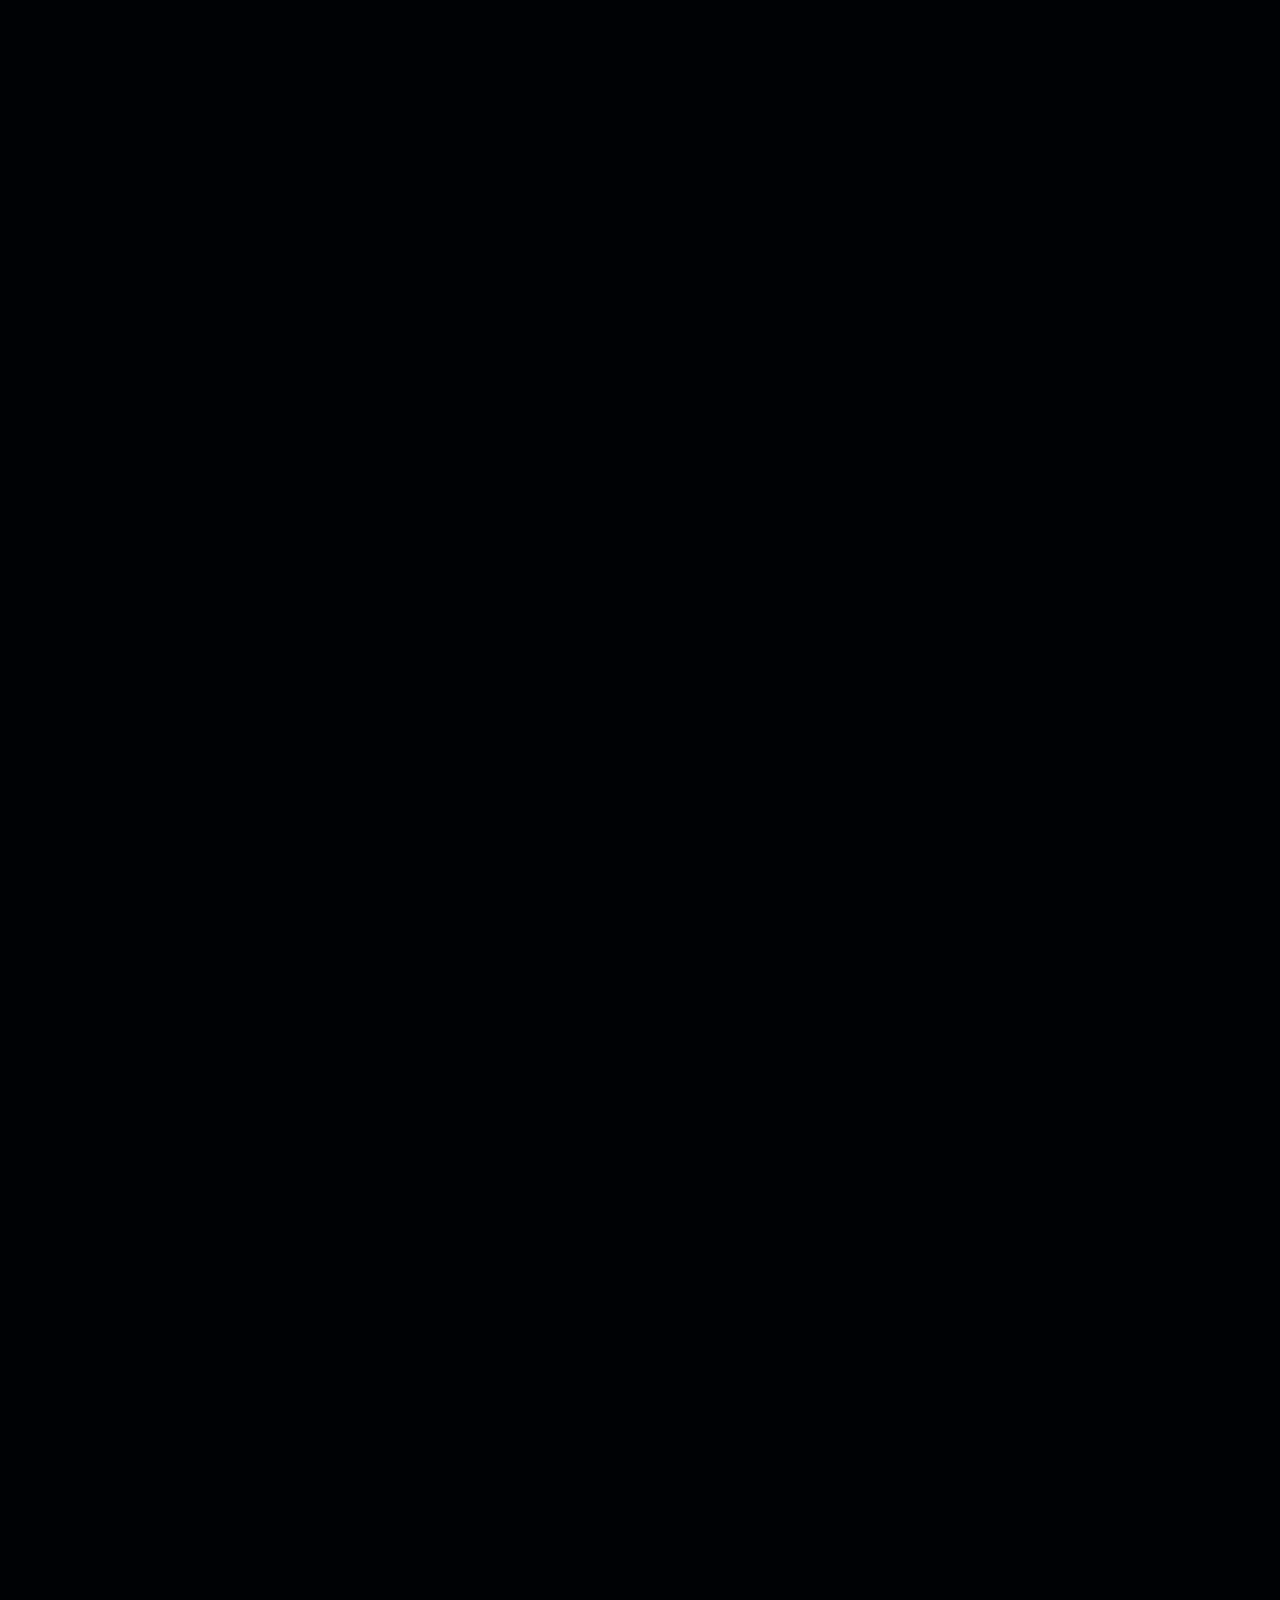
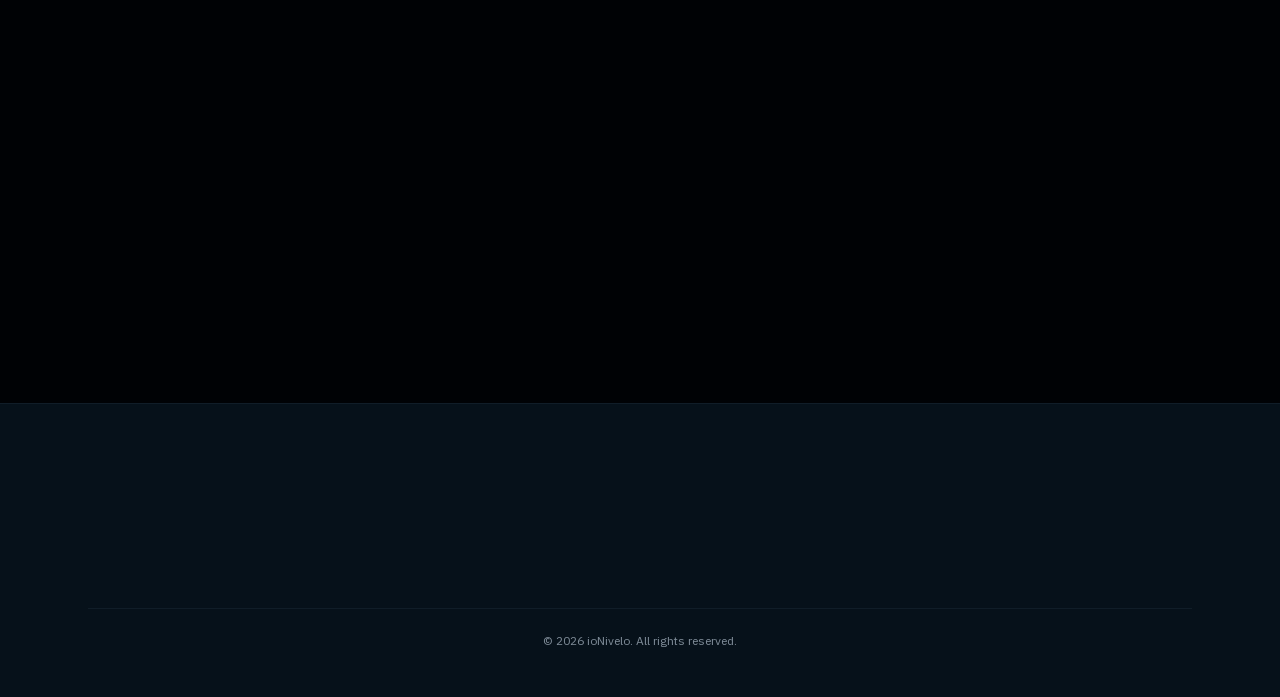
<file: how-it-works.html>
<!DOCTYPE html><html lang="en" class="sora_a0f6d12b-module__CYZJbq__variable ibm_plex_sans_6c86af97-module__p1WIlW__variable ibm_plex_mono_1500042d-module__4tePKq__variable h-full"><head><meta charSet="utf-8"/><meta name="viewport" content="width=device-width, initial-scale=1"/><link rel="preload" href="/_next/static/media/03fc1b4a8d284b5e-s.p.0wiir8udbzjvx.woff2" as="font" crossorigin="" type="font/woff2"/><link rel="preload" href="/_next/static/media/523e14d07aba6dd5-s.p.264uvk3dqe3tq.woff2" as="font" crossorigin="" type="font/woff2"/><link rel="preload" href="/_next/static/media/99e609270109b47d-s.p.40sczeszzbjw1.woff2" as="font" crossorigin="" type="font/woff2"/><link rel="preload" as="image" href="/brand/ionivelo-wordmark.png"/><link rel="stylesheet" href="/_next/static/chunks/0g95owq8lqc8b.css" data-precedence="next"/><link rel="preload" as="script" fetchPriority="low" href="/_next/static/chunks/3s6nzrbk-8mnv.js"/><script src="/_next/static/chunks/3450qyhportkm.js" async=""></script><script src="/_next/static/chunks/1j_9b-l0n6u-t.js" async=""></script><script src="/_next/static/chunks/3iz8uv5b1jeri.js" async=""></script><script src="/_next/static/chunks/turbopack-0lfl71ip0tp02.js" async=""></script><script src="/_next/static/chunks/067owao1bl4r9.js" async=""></script><script src="/_next/static/chunks/0jjbjo67lw300.js" async=""></script><script src="/_next/static/chunks/3fntmmi971322.js" async=""></script><script src="/_next/static/chunks/0kpb-a1pe6_pr.js" async=""></script><title>How it works | ioNivelo</title><meta name="description" content="How ioNivelo retrofits behind your existing switchboard: what we do during the install, and exactly how commands reach the device on Wi-Fi and from outside the house."/><meta property="og:title" content="ioNivelo | Your wall switches keep working. With or without the internet."/><meta property="og:description" content="ioNivelo fits behind the switchboard you already have. Four channels, a real fan regulator, and an app that talks straight to the device on your home Wi-Fi, with no cloud in the middle."/><meta property="og:site_name" content="ioNivelo"/><meta property="og:locale" content="en_IN"/><meta property="og:image" content="https://ionivelo.github.io/opengraph-image?1ab5097d58c7bf8e"/><meta property="og:image:type" content="image/png"/><meta property="og:image:width" content="1200"/><meta property="og:image:height" content="630"/><meta property="og:image:alt" content="ioNivelo. Your home, smart. Your wiring, untouched."/><meta property="og:type" content="website"/><meta name="twitter:card" content="summary_large_image"/><meta name="twitter:title" content="ioNivelo | Your wall switches keep working. With or without the internet."/><meta name="twitter:description" content="ioNivelo fits behind the switchboard you already have. Four channels, a real fan regulator, and an app that talks straight to the device on your home Wi-Fi, with no cloud in the middle."/><meta name="twitter:image" content="https://ionivelo.github.io/opengraph-image?1ab5097d58c7bf8e"/><meta name="twitter:image:alt" content="ioNivelo. Your home, smart. Your wiring, untouched."/><meta name="twitter:image:type" content="image/png"/><meta name="twitter:image:width" content="1200"/><meta name="twitter:image:height" content="630"/><link rel="icon" href="/icon.png?icon.3u-vg726kopgk.png" sizes="512x512" type="image/png"/><link rel="apple-touch-icon" href="/apple-icon.png?apple-icon.26o-t_9uos_xq.png" sizes="180x180" type="image/png"/><meta name="next-size-adjust" content=""/><script>document.documentElement.dataset.js='1';(function(){var d=document.documentElement,hold=0;try{if(!sessionStorage.getItem('io-splash')){sessionStorage.setItem('io-splash','1');d.dataset.splash='1';hold=Date.now()+2000;setTimeout(function(){delete d.dataset.splash},2000+600);}}catch(err){}function run(){var wait=hold-Date.now();if(wait>0){setTimeout(run,wait);return}var els=document.querySelectorAll('.reveal:not([data-inview]),.reveal-kids>:not(.reveal-kids):not([data-inview])');var show=function(e){e.dataset.inview='1'};try{if(!window.IntersectionObserver||matchMedia('(prefers-reduced-motion: reduce)').matches){Array.prototype.forEach.call(els,show);return;}var io=new IntersectionObserver(function(entries){entries.forEach(function(en){if(en.isIntersecting){show(en.target);io.unobserve(en.target)}})},{threshold:0.15,rootMargin:'0px 0px -8% 0px'});Array.prototype.forEach.call(els,function(e){io.observe(e)});}catch(err){Array.prototype.forEach.call(els,show)}}window.__ioReveal=run;if(document.readyState!=='loading')run();else document.addEventListener('DOMContentLoaded',run);})();</script><script src="/_next/static/chunks/0cz1d0mv5g_q7.js" noModule=""></script></head><body class="min-h-full flex flex-col"><div hidden=""><!--$--><!--/$--></div><div class="splash" aria-hidden="true" style="--splash-hold:2000ms"><img alt="" width="880" height="245" decoding="async" data-nimg="1" class="splash__logo h-auto w-[220px] sm:w-[280px]" style="color:transparent" src="/brand/ionivelo-wordmark.png"/><span class="splash__line"></span></div><header class="reveal sticky top-0 z-50 border-b border-outline/50 bg-ground/80 backdrop-blur-xl [--rise:-8px]"><nav class="relative flex h-16 items-center justify-between px-6 lg:px-[4vw]"><a class="flex items-center" aria-label="ioNivelo home" href="/"><img alt="ioNivelo" width="880" height="245" decoding="async" data-nimg="1" class="h-9 w-auto" style="color:transparent" src="/brand/ionivelo-wordmark.png"/></a><ul class="absolute left-1/2 hidden -translate-x-1/2 items-center gap-8 md:flex"><li><a class="text-sm text-muted transition-colors hover:text-white" href="/how-it-works">How It Works</a></li><li><a class="text-sm text-muted transition-colors hover:text-white" href="/the-device">The Device</a></li><li><a class="text-sm text-muted transition-colors hover:text-white" href="/faq">FAQ</a></li><li><a class="text-sm text-muted transition-colors hover:text-white" href="/about">About</a></li></ul><div class="hidden md:block"><button type="button" class="inline-flex h-9 items-center rounded-full bg-cyan px-5 text-sm font-semibold text-ground transition-opacity hover:opacity-90">Get ioNivelo</button></div><button class="flex flex-col gap-1.5 md:hidden" aria-label="Toggle menu"><span class="block h-0.5 w-6 bg-white transition-transform "></span><span class="block h-0.5 w-6 bg-white transition-opacity "></span><span class="block h-0.5 w-6 bg-white transition-transform "></span></button></nav></header><main class="flex-1"><section class="relative py-20 sm:py-28 pt-20 sm:pt-28"><div class="mx-auto max-w-6xl px-6 reveal-kids"><span class="mb-4 inline-block rounded-full border border-outline px-3 py-1 text-xs font-medium uppercase tracking-wider text-cyan">How it works</span><h2 class="font-display text-3xl font-semibold tracking-tight text-white sm:text-4xl ">Fitted in about an hour. Nothing rewired.</h2><p class="mt-4 max-w-2xl text-lg leading-relaxed text-muted ">The module goes behind the switchboard you already have. Your switches keep working exactly as they do today. The app is just a second way in.</p></div></section><section class="relative py-20 sm:py-28 pt-0"><div class="mx-auto max-w-6xl px-6"><div><div class="reveal relative grid gap-4 border-l border-outline pb-11 pl-8 last:pb-0 md:grid-cols-[110px_1fr] md:gap-6"><span class="absolute -left-[7px] top-1 h-3.5 w-3.5 rounded-full border-2 border-ground bg-cyan"></span><div class="md:text-right"><span class="font-mono text-xs text-cyan">01</span></div><div><h3 class="font-display text-lg font-semibold text-white">We look at your switchboard</h3><p class="mt-2 text-sm leading-relaxed text-muted">Tell us the board type, how many switches, and what your fan regulator looks like. We confirm it&#x27;s a fit before anyone visits.</p><p class="mt-2 text-xs leading-relaxed text-faint">Modular boards with conventional toggle switches are the fit. Push-button switches double-toggle, so we swap them during the install.</p></div></div><div class="reveal relative grid gap-4 border-l border-outline pb-11 pl-8 last:pb-0 md:grid-cols-[110px_1fr] md:gap-6"><span class="absolute -left-[7px] top-1 h-3.5 w-3.5 rounded-full border-2 border-ground bg-cyan"></span><div class="md:text-right"><span class="font-mono text-xs text-cyan">02</span></div><div><h3 class="font-display text-lg font-semibold text-white">We build your unit</h3><p class="mt-2 text-sm leading-relaxed text-muted">Your Wi-Fi details and the device&#x27;s identity are written into the unit before it leaves us. That&#x27;s why there&#x27;s no pairing screen. It already knows which home it belongs to.</p><p class="mt-2 text-xs leading-relaxed text-faint">One unit per switchboard, built for your home specifically. It&#x27;s also why changing your Wi-Fi network means a visit or an update from us.</p></div></div><div class="reveal relative grid gap-4 border-l border-outline pb-11 pl-8 last:pb-0 md:grid-cols-[110px_1fr] md:gap-6"><span class="absolute -left-[7px] top-1 h-3.5 w-3.5 rounded-full border-2 border-ground bg-cyan"></span><div class="md:text-right"><span class="font-mono text-xs text-cyan">03</span></div><div><h3 class="font-display text-lg font-semibold text-white">It goes in behind your plate</h3><p class="mt-2 text-sm leading-relaxed text-muted">The module connects to your existing switch terminals and sits inside the board. No new wires, no chasing walls, no repainting.</p><p class="mt-2 text-xs leading-relaxed text-faint">Your switches stay. Your wiring stays. About an hour per switchboard.</p></div></div><div class="reveal relative grid gap-4 border-l border-outline pb-11 pl-8 last:pb-0 md:grid-cols-[110px_1fr] md:gap-6"><span class="absolute -left-[7px] top-1 h-3.5 w-3.5 rounded-full border-2 border-ground bg-cyan"></span><div class="md:text-right"><span class="font-mono text-xs text-cyan">04</span></div><div><h3 class="font-display text-lg font-semibold text-white">We set it up on your phone before we go</h3><p class="mt-2 text-sm leading-relaxed text-muted">We install the app, name your channels, and match the fan speeds to your actual fan, because the speed steps depend on how your regulator is wired.</p><p class="mt-2 text-xs leading-relaxed text-faint">There&#x27;s no app store listing yet, so we put the app on your phone and keep it updated for you until there is.</p></div></div><div class="reveal relative grid gap-4 border-l border-outline pb-11 pl-8 last:pb-0 md:grid-cols-[110px_1fr] md:gap-6"><span class="absolute -left-[7px] top-1 h-3.5 w-3.5 rounded-full border-2 border-ground bg-cyan"></span><div class="md:text-right"><span class="font-mono text-xs text-cyan">05</span></div><div><h3 class="font-display text-lg font-semibold text-white">Everything keeps working the way it did</h3><p class="mt-2 text-sm leading-relaxed text-muted">Toggle channels, set fan speed, and set timers from the app, or just use the switch on the wall, which never stopped working.</p><p class="mt-2 text-xs leading-relaxed text-faint">Optional room temperature and humidity on ESP32 units. Current readings only, with no history charts yet.</p></div></div></div></div></section><section class="relative py-20 sm:py-28 deferred"><div class="mx-auto max-w-6xl px-6 reveal-kids"><span class="mb-4 inline-block rounded-full border border-outline px-3 py-1 text-xs font-medium uppercase tracking-wider text-cyan">Two paths</span><h2 class="font-display text-3xl font-semibold tracking-tight text-white sm:text-4xl ">One of these doesn&#x27;t touch the internet at all.</h2><p class="mt-4 max-w-2xl text-lg leading-relaxed text-muted ">Where you are decides how a command reaches the device, and the two routes feel genuinely different. We&#x27;d rather you know which is which than be surprised by it.</p><div class="reveal-kids mt-10 grid gap-5 sm:grid-cols-2"><div class="relative overflow-visible isolate " style="--electric-border-color:#00E1F5;border-radius:16px"><div aria-hidden="true" class="absolute top-1/2 left-1/2 -translate-x-1/2 -translate-y-1/2 pointer-events-none z-2"><canvas class="block"></canvas></div><div aria-hidden="true" class="absolute inset-0 rounded-[inherit] pointer-events-none z-0"><div class="absolute inset-0 rounded-[inherit] pointer-events-none" style="border:2px solid rgba(0, 225, 245, 0.6);filter:blur(1px)"></div><div class="absolute inset-0 rounded-[inherit] pointer-events-none" style="border:2px solid #00E1F5;filter:blur(4px)"></div><div class="absolute inset-0 rounded-[inherit] pointer-events-none z-[-1] scale-110 opacity-30" style="filter:blur(32px);background:linear-gradient(-30deg, #00E1F5, transparent, #00E1F5)"></div></div><div class="relative rounded-[inherit] z-1"><div class="rounded-2xl bg-surface-card p-6"><h3 class="font-mono text-xs uppercase tracking-wider text-cyan">On your home Wi-Fi</h3><p class="mt-3 text-sm leading-relaxed text-muted">The device runs its own MQTT broker and announces itself on your network. Your phone connects straight to it, so the command never leaves the house, and there is no server in the middle to be down.</p><div class="mt-4 rounded-lg bg-surface-sunken px-4 py-3 font-mono text-xs text-cyan">Phone → your Wi-Fi → device</div><p class="mt-3 text-xs leading-relaxed text-faint">Typically under a second. Finding the device on a network it hasn&#x27;t seen before can take a few seconds, and the app needs to have loaded once with internet before it can do this.</p></div></div></div><div class="rounded-2xl border bg-surface-card p-6" style="border-color:var(--color-warning)"><h3 class="font-mono text-xs uppercase tracking-wider text-warning">From outside the house</h3><p class="mt-3 text-sm leading-relaxed text-muted">Your command is queued in the cloud, and the device picks it up the next time it checks in. It is a check-in, not a push, so nothing is held open waiting for you.</p><div class="mt-4 rounded-lg bg-surface-sunken px-4 py-3 font-mono text-xs text-warning">Phone → internet → queued → device checks in every 15s</div><p class="mt-3 text-xs leading-relaxed text-faint">Usually under ten seconds, worst case about twenty. The app shows “Turning on…” until the device itself confirms, and says so plainly if it never hears back.</p></div></div></div></section><!--$--><!--/$--></main><footer class="border-t border-outline/50 bg-surface-sunken"><div class="mx-auto max-w-6xl px-6 py-12"><div class="reveal-kids grid gap-8 sm:grid-cols-2 md:grid-cols-4"><div><a class="inline-flex" aria-label="ioNivelo home" href="/"><img alt="ioNivelo" loading="lazy" width="880" height="245" decoding="async" data-nimg="1" class="h-9 w-auto" style="color:transparent" src="/brand/ionivelo-wordmark.png"/></a><p class="mt-3 text-sm leading-relaxed text-muted">Your home, smart. Your wiring, untouched.</p></div><div><h4 class="mb-3 text-xs font-semibold uppercase tracking-wider text-faint">Product</h4><ul class="space-y-2"><li><a class="text-sm text-muted transition-colors hover:text-white" href="/how-it-works">How It Works</a></li><li><a class="text-sm text-muted transition-colors hover:text-white" href="/the-device">The Device</a></li><li><a class="text-sm text-muted transition-colors hover:text-white" href="/faq">FAQ</a></li></ul></div><div><h4 class="mb-3 text-xs font-semibold uppercase tracking-wider text-faint">Company</h4><ul class="space-y-2"><li><a class="text-sm text-muted transition-colors hover:text-white" href="/about">About</a></li><li><a class="text-sm text-muted transition-colors hover:text-white" href="/book">Contact</a></li></ul></div><div><h4 class="mb-3 text-xs font-semibold uppercase tracking-wider text-faint">Legal</h4><ul class="space-y-2"><li><a class="text-sm text-muted transition-colors hover:text-white" href="/privacy">Privacy Policy</a></li><li><a class="text-sm text-muted transition-colors hover:text-white" href="/terms">Terms of Service</a></li></ul></div></div><div class="mt-10 border-t border-outline/50 pt-6 text-center text-xs text-faint">© <!-- -->2026<!-- --> ioNivelo. All rights reserved.</div></div></footer><dialog aria-labelledby="inquiry-title" class="m-auto w-[calc(100%-2rem)] max-w-lg rounded-2xl border border-outline bg-surface p-0 text-white shadow-2xl backdrop:bg-ground/80 backdrop:backdrop-blur-sm animate-inquiry-in"></dialog><script src="/_next/static/chunks/3s6nzrbk-8mnv.js" id="_R_" async=""></script><script>(self.__next_f=self.__next_f||[]).push([0])</script><script>self.__next_f.push([1,"1:\"$Sreact.fragment\"\n3:I[5500,[\"/_next/static/chunks/067owao1bl4r9.js\",\"/_next/static/chunks/0jjbjo67lw300.js\"],\"Image\"]\n4:I[59095,[\"/_next/static/chunks/067owao1bl4r9.js\",\"/_next/static/chunks/0jjbjo67lw300.js\"],\"Reveal\"]\n5:I[30491,[\"/_next/static/chunks/067owao1bl4r9.js\",\"/_next/static/chunks/0jjbjo67lw300.js\"],\"InquiryProvider\"]\n6:I[70119,[\"/_next/static/chunks/067owao1bl4r9.js\",\"/_next/static/chunks/0jjbjo67lw300.js\"],\"Header\"]\n7:I[39756,[\"/_next/static/chunks/3fntmmi971322.js\"],\"default\"]\n8:I[37457,[\"/_next/static/chunks/3fntmmi971322.js\"],\"default\"]\n9:I[22016,[\"/_next/static/chunks/067owao1bl4r9.js\",\"/_next/static/chunks/0jjbjo67lw300.js\"],\"\"]\n13:I[68027,[\"/_next/static/chunks/067owao1bl4r9.js\",\"/_next/static/chunks/0jjbjo67lw300.js\"],\"default\",1]\n:HL[\"/_next/static/chunks/0g95owq8lqc8b.css\",\"style\"]\n:HL[\"/_next/static/media/03fc1b4a8d284b5e-s.p.0wiir8udbzjvx.woff2\",\"font\",{\"crossOrigin\":\"\",\"type\":\"font/woff2\"}]\n:HL[\"/_next/static/media/523e14d07aba6dd5-s.p.264uvk3dqe3tq.woff2\",\"font\",{\"crossOrigin\":\"\",\"type\":\"font/woff2\"}]\n:HL[\"/_next/static/media/99e609270109b47d-s.p.40sczeszzbjw1.woff2\",\"font\",{\"crossOrigin\":\"\",\"type\":\"font/woff2\"}]\n2:T445,document.documentElement.dataset.js='1';(function(){var d=document.documentElement,hold=0;try{if(!sessionStorage.getItem('io-splash')){sessionStorage.setItem('io-splash','1');d.dataset.splash='1';hold=Date.now()+2000;setTimeout(function(){delete d.dataset.splash},2000+600);}}catch(err){}function run(){var wait=hold-Date.now();if(wait\u003e0){setTimeout(run,wait);return}var els=document.querySelectorAll('.reveal:not([data-inview]),.reveal-kids\u003e:not(.reveal-kids):not([data-inview])');var show=function(e){e.dataset.inview='1'};try{if(!window.IntersectionObserver||matchMedia('(prefers-reduced-motion: reduce)').matches){Array.prototype.forEach.call(els,show);return;}var io=new IntersectionObserver(function(entries){entries.forEach(function(en){if(en.isIntersecting){show(en.target);io.unobserve(en.target)}})},{threshold:0.15,rootMargin:'0px 0px -8% 0px'});Array.prototype.forEach.call(els,function(e){io.observe(e)});}catch(err){Array.prototype.forEach.call(els,show)}}window.__ioReveal=run;if(document.readyState!=='loading')run();else document.addEventListener('DOMContentLoaded',run);})();11:X\n0:{\"P\":null,\"c\":[\"\",\"how-it-works\"],\"q\":\"\",\"i\":false,\"f\":[[[\"\",{\"children\":[\"how-it-works\",{\"children\":[\"__PAGE__\",{},\"$undefined\",\"$undefined\",4608]},\"$undefined\",\"$undefined\",4608]},\"$undefined\",\"$undefined\",4624],[[\"$\",\"$1\",\"c\",{\"children\":[[[\"$\",\"link\",\"0\",{\"rel\":\"stylesheet\",\"href\":\"/_next/static/chunks/0g95owq8lqc8b.css\",\"precedence\":\"next\",\"crossOrigin\":\"$undefined\",\"nonce\":\"$undefined\"}],[\"$\",\"script\",\"script-0\",{\"src\":\"/_next/static/chunks/067owao1bl4r9.js\",\"async\":true,\"nonce\":\"$undefined\"}],[\"$\",\"script\",\"script-1\",{\"src\":\"/_next/static/chunks/0jjbjo67lw300.js\",\"async\":true,\"nonce\":\"$undefined\"}]],[\"$\",\"html\",null,{\"lang\":\"en\",\"suppressHydrationWarning\":true,\"className\":\"sora_a0f6d12b-module__CYZJbq__variable ibm_plex_sans_6c86af97-module__p1WIlW__variable ibm_plex_mono_1500042d-module__4tePKq__variable h-full\",\"children\":[[\"$\",\"head\",null,{\"children\":[\"$\",\"script\",null,{\"dangerouslySetInnerHTML\":{\"__html\":\"$2\"}}]}],[\"$\",\"body\",null,{\"className\":\"min-h-full flex flex-col\",\"children\":[[\"$\",\"div\",null,{\"className\":\"splash\",\"aria-hidden\":\"true\",\"style\":{\"--splash-hold\":\"2000ms\"},\"children\":[[\"$\",\"$L3\",null,{\"src\":\"/brand/ionivelo-wordmark.png\",\"alt\":\"\",\"width\":880,\"height\":245,\"priority\":true,\"className\":\"splash__logo h-auto w-[220px] sm:w-[280px]\"}],[\"$\",\"span\",null,{\"className\":\"splash__line\"}]]}],[\"$\",\"$L4\",null,{}],[\"$\",\"$L5\",null,{\"children\":[[\"$\",\"$L6\",null,{}],[\"$\",\"main\",null,{\"className\":\"flex-1\",\"children\":[\"$\",\"$L7\",null,{\"parallelRouterKey\":\"children\",\"error\":\"$undefined\",\"errorStyles\":\"$undefined\",\"errorScripts\":\"$undefined\",\"template\":[\"$\",\"$L8\",null,{}],\"templateStyles\":\"$undefined\",\"templateScripts\":\"$undefined\",\"notFound\":[[[\"$\",\"title\",null,{\"children\":\"404: This page could not be found.\"}],[\"$\",\"div\",null,{\"style\":{\"fontFamily\":\"system-ui,\\\"Segoe UI\\\",Roboto,Helvetica,Arial,sans-serif,\\\"Apple Color Emoji\\\",\\\"Segoe UI Emoji\\\"\",\"height\":\"100vh\",\"textAlign\":\"center\",\"display\":\"flex\",\"flexDirection\":\"column\",\"alignItems\":\"center\",\"justifyContent\":\"center\"},\"children\":[\"$\",\"div\",null,{\"children\":[[\"$\",\"style\",null,{\"dangerouslySetInnerHTML\":{\"__html\":\"body{color:#000;background:#fff;margin:0}.next-error-h1{border-right:1px solid rgba(0,0,0,.3)}@media (prefers-color-scheme:dark){body{color:#fff;background:#000}.next-error-h1{border-right:1px solid rgba(255,255,255,.3)}}\"}}],[\"$\",\"h1\",null,{\"className\":\"next-error-h1\",\"style\":{\"display\":\"inline-block\",\"margin\":\"0 20px 0 0\",\"padding\":\"0 23px 0 0\",\"fontSize\":24,\"fontWeight\":500,\"verticalAlign\":\"top\",\"lineHeight\":\"49px\"},\"children\":404}],[\"$\",\"div\",null,{\"style\":{\"display\":\"inline-block\"},\"children\":[\"$\",\"h2\",null,{\"style\":{\"fontSize\":14,\"fontWeight\":400,\"lineHeight\":\"49px\",\"margin\":0},\"children\":\"This page could not be found.\"}]}]]}]}]],[]],\"forbidden\":\"$undefined\",\"unauthorized\":\"$undefined\"}]}],[\"$\",\"footer\",null,{\"className\":\"border-t border-outline/50 bg-surface-sunken\",\"children\":[\"$\",\"div\",null,{\"className\":\"mx-auto max-w-6xl px-6 py-12\",\"children\":[[\"$\",\"div\",null,{\"className\":\"reveal-kids grid gap-8 sm:grid-cols-2 md:grid-cols-4\",\"children\":[[\"$\",\"div\",null,{\"children\":[[\"$\",\"$L9\",null,{\"href\":\"/\",\"className\":\"inline-flex\",\"aria-label\":\"ioNivelo home\",\"children\":[\"$\",\"$L3\",null,{\"src\":\"/brand/ionivelo-wordmark.png\",\"alt\":\"ioNivelo\",\"width\":880,\"height\":245,\"className\":\"h-9 w-auto\"}]}],\"$La\"]}],\"$Lb\",\"$Lc\",\"$Ld\"]}],\"$Le\"]}]}]]}]]}]]}]]}],{\"children\":[\"$Lf\",{\"children\":[\"$L10\",{},null,false,null]},null,false,\"$11\"]},null,false,null],\"$L12\",false]],\"m\":\"$undefined\",\"G\":[\"$13\",[\"$L14\"]],\"S\":true,\"h\":null,\"r\":\"$undefined\",\"s\":\"$undefined\",\"a\":\"$undefined\",\"l\":\"$undefined\",\"p\":\"$undefined\",\"d\":\"$undefined\",\"b\":\"CBli7TTbTMPT04a5ZgJDa\"}\n1a:I[97367,[\"/_next/static/chunks/3fntmmi971322.js\"],\"ViewportBoundary\"]\n1c:I[97367,[\"/_next/static/chunks/3fntmmi971322.js\"],\"MetadataBoundary\"]\n1d:\"$Sreact.suspense\"\na:[\"$\",\"p\",null,{\"className\":\"mt-3 text-sm leading-relaxed text-muted\",\"children\":\"Your home, smart. Your wiring, untouched.\"}]\nb:[\"$\",\"div\",null,{\"children\":[[\"$\",\"h4\",null,{\"className\":\"mb-3 text-xs font-semibold uppercase tracking-wider text-faint\",\"children\":\"Product\"}],[\"$\",\"ul\",null,{\"className\":\"space-y-2\",\"children\":[[\"$\",\"li\",\"/how-it-works\",{\"children\":[\"$\",\"$L9\",null,{\"href\":\"/how-it-works\",\"className\":\"text-sm text-muted transition-colors hover:text-white\",\"children\":\"How It Works\"}]}],[\"$\",\"li\",\"/the-device\",{\"children\":[\"$\",\"$L9\",null,{\"href\":\"/the-device\",\"className\":\"text-sm text-muted transition-colors hover:text-white\",\"children\":\"The Device\"}]}],[\"$\",\"li\",\"/faq\",{\"children\":[\"$\",\"$L9\",null,{\"href\":\"/faq\",\"className\":\"text-sm text-muted transition-colors hover:text-white\",\"children\":\"FAQ\"}]}]]}]]}]\nc:[\"$\",\"div\",null,{\"children\":[[\"$\",\"h4\",null,{\"className\":\"mb-3 text-xs font-semibold uppercase tracking-wider text-faint\",\"children\":\"Company\"}],[\"$\",\"ul\",null,{\"className\":\"space-y-2\",\"children\":[[\"$\",\"li\",\"/about\",{\"children\":[\"$\",\"$L9\",null,{\"href\":\"/about\",\"className\":\"text-sm text-muted transition-colors hover:text-white\",\"children\":\"About\"}]}],[\"$\",\"li\",\"/book\",{\"children\":[\"$\",\"$L9\",null,{\"href\":\"/book\",\"className\":\"text-sm text-muted transition-colors hover:text-white\",\"children\":\"Contact\"}]}]]}]]}]\nd:[\"$\",\"div\",null,{\"children\":[[\"$\",\"h4\",null,{\"className\":\"mb-3 text-xs font-semibold uppercase tracking-wider text-faint\",\"children\":\"Legal\"}],[\"$\",\"ul\",null,{\"className\":\"space-y-2\",\"children\":[[\"$\",\"li\",\"/privacy\",{\"children\":[\"$\",\"$L9\",null,{\"href\":\"/privacy\",\"className\":\"text-sm text-muted transition-colors hover:text-white\",\"children\":\"Privacy Policy\"}]}],[\"$\",\"li\",\"/terms\",{\"children\":[\"$\",\"$L9\",null,{\"href\":\"/terms\",\"className\":\"text-sm text-muted transition-colors hover:text-white\",\"children\":\"Terms of Service\"}]}]]}]]}]\ne:[\"$\",\"div\",null,{\"className\":\"mt-10 border-t border-outline/50 pt-6 text-center text-xs text-faint\",\"children\":[\"© \",2026,\" ioNivelo. All rights reserved.\"]}]\nf:[\"$\",\"$1\",\"c\",{\"children\":[null,[\"$\",\"$L7\",null,{\"parallelRouterKey\":\"children\",\"error\":\"$undefined\",\"errorStyles\":\"$undefined\",\"errorScripts\":\"$undefined\",\"template\":[\"$\",\"$L8\",null,{}],\"templateStyles\":\"$undefined\",\"templateScripts\":\"$undefined\",\"notFound\":\"$undefined\",\"forbidden\":\"$undefined\",\"unauthorized\":\"$undefined\"}]]}]\n10:[\"$\",\"$1\",\"c\",{\"children\":[[[\"$\",\"section\",null,{\"id\":\"$undefined\",\"className\":\"relative py-20 sm:py-28 pt-20 sm:pt-28\",\"children\":[\"$\",\"div\",null,{\"className\":\"mx-auto max-w-6xl px-6 reveal-kids\",\"children\":[[\"$\",\"span\",null,{\"className\":\"mb-4 inline-block rounded-full border border-outline px-3 py-1 text-xs font-medium uppercase tracking-wider text-cyan\",\"children\":\"How it works\"}],[\"$\",\"h2\",null,{\"className\":\"font-display text-3xl font-semibold tracking-tight text-white sm:text-4xl \",\"children\":\"Fitted in about an hour. Nothing rewired.\"}],[\"$\",\"p\",null,{\"className\":\"mt-4 max-w-2xl text-lg leading-relaxed text-muted \",\"children\":\"The module goes behind the switchboard you already have. Your switches keep working exactly as they do today. The app is just a second way in.\"}]]}]}],[\"$\",\"section\",null,{\"id\":\"$undefined\",\"className\":\"relative py-20 sm:py-28 pt-0\",\"children\":[\"$\",\"div\",null,{\"className\":\"mx-auto max-w-6xl px-6\",\"children\":[\"$\",\"div\",null,{\"children\":[[\"$\",\"div\",\"01\",{\"className\":\"reveal relative grid gap-4 border-l border-outline pb-11 pl-8 last:pb-0 md:grid-cols-[110px_1fr] md:gap-6\",\"children\":[[\"$\",\"span\",null,{\"className\":\"absolute -left-[7px] top-1 h-3.5 w-3.5 rounded-full border-2 border-ground bg-cyan\"}],[\"$\",\"div\",null,{\"className\":\"md:text-right\",\"children\":[\"$\",\"span\",null,{\"className\":\"font-mono text-xs text-cyan\",\"children\":\"01\"}]}],[\"$\",\"div\",null,{\"children\":[[\"$\",\"h3\",null,{\"className\":\"font-display text-lg font-semibold text-white\",\"children\":\"We look at your switchboard\"}],[\"$\",\"p\",null,{\"className\":\"mt-2 text-sm leading-relaxed text-muted\",\"children\":\"Tell us the board type, how many switches, and what your fan regulator looks like. We confirm it's a fit before anyone visits.\"}],[\"$\",\"p\",null,{\"className\":\"mt-2 text-xs leading-relaxed text-faint\",\"children\":\"Modular boards with conventional toggle switches are the fit. Push-button switches double-toggle, so we swap them during the install.\"}]]}]]}],[\"$\",\"div\",\"02\",{\"className\":\"reveal relative grid gap-4 border-l border-outline pb-11 pl-8 last:pb-0 md:grid-cols-[110px_1fr] md:gap-6\",\"children\":[[\"$\",\"span\",null,{\"className\":\"absolute -left-[7px] top-1 h-3.5 w-3.5 rounded-full border-2 border-ground bg-cyan\"}],[\"$\",\"div\",null,{\"className\":\"md:text-right\",\"children\":[\"$\",\"span\",null,{\"className\":\"font-mono text-xs text-cyan\",\"children\":\"02\"}]}],[\"$\",\"div\",null,{\"children\":[[\"$\",\"h3\",null,{\"className\":\"font-display text-lg font-semibold text-white\",\"children\":\"We build your unit\"}],[\"$\",\"p\",null,{\"className\":\"mt-2 text-sm leading-relaxed text-muted\",\"children\":\"Your Wi-Fi details and the device's identity are written into the unit before it leaves us. That's why there's no pairing screen. It already knows which home it belongs to.\"}],[\"$\",\"p\",null,{\"className\":\"mt-2 text-xs leading-relaxed text-faint\",\"children\":\"One unit per switchboard, built for your home specifically. It's also why changing your Wi-Fi network means a visit or an update from us.\"}]]}]]}],[\"$\",\"div\",\"03\",{\"className\":\"reveal relative grid gap-4 border-l border-outline pb-11 pl-8 last:pb-0 md:grid-cols-[110px_1fr] md:gap-6\",\"children\":[[\"$\",\"span\",null,{\"className\":\"absolute -left-[7px] top-1 h-3.5 w-3.5 rounded-full border-2 border-ground bg-cyan\"}],[\"$\",\"div\",null,{\"className\":\"md:text-right\",\"children\":[\"$\",\"span\",null,{\"className\":\"font-mono text-xs text-cyan\",\"children\":\"03\"}]}],[\"$\",\"div\",null,{\"children\":[[\"$\",\"h3\",null,{\"className\":\"font-display text-lg font-semibold text-white\",\"children\":\"It goes in behind your plate\"}],[\"$\",\"p\",null,{\"className\":\"mt-2 text-sm leading-relaxed text-muted\",\"children\":\"The module connects to your existing switch terminals and sits inside the board. No new wires, no chasing walls, no repainting.\"}],[\"$\",\"p\",null,{\"className\":\"mt-2 text-xs leading-relaxed text-faint\",\"children\":\"Your switches stay. Your wiring stays. About an hour per switchboard.\"}]]}]]}],\"$L15\",\"$L16\"]}]}]}],\"$L17\"],[\"$L18\"],\"$L19\"]}]\n12:[\"$\",\"$1\",\"h\",{\"children\":[null,[\"$\",\"$L1a\",null,{\"children\":\"$L1b\"}],[\"$\",\"div\",null,{\"hidden\":true,\"children\":[\"$\",\"$L1c\",null,{\"children\":[\"$\",\"$1d\",null,{\"name\":\"Next.Metadata\",\"children\":\"$L1e\"}]}]}],[\"$\",\"meta\",null,{\"name\":\"next-size-adjust\",\"content\":\"\"}]]}]\n14:[\"$\",\"link\",\"0\",{\"rel\":\"stylesheet\",\"href\":\"/_next/static/chunks/0g95owq8lqc8b.css\",\"precedence\":\"next\",\"crossOrigin\":\"$undefined\",\"nonce\":\"$undefined\"}]\n1f:I[65340,[\"/_next/static/chunks/067owao1bl4r9.js\",\"/_next/static/chunks/0jjbjo67lw300.js\",\"/_next/static/chunks/0kpb-a1pe6_pr.js\"],\"ElectricBorder\"]\n20:I[97367,[\"/_next/static/chunks/3fntmmi971322.js\"],\"OutletBoundary\"]\n11:C\n15:[\"$\",\"div\",\"04\",{\"className\":\"reveal relative grid gap-4 border-l border-outline pb-11 pl-8 last:pb-0 md:grid-cols-[110px_1fr] md:gap-6\",\"children\":[[\"$\",\"span\",null,{\"className\":\"absolute -left-[7px] top-1 h-3.5 w-3.5 rounded-full border-2 border-ground bg-cyan\"}],[\"$\",\"div\",null,{\"className\":\"md:text-right\",\"children\":[\"$\",\"span\",null,{\"className\":\"font-mono text-xs text-cyan\",\"children\":\"04\"}]}],[\"$\",\"div\",null,{\"children\":[[\"$\",\"h3\",null,{\"className\":\"font-display text-lg font-semibold text-white\",\"children\":\"We set it up on your phone before we go\"}],[\"$\",\"p\",null,{\"className\":\"mt-2 text-sm leading-relaxed text-muted\",\"children\":\"We install the app, name your channels, and match the fan speeds to your actual fan, because the speed steps depend on how your regulator is wired.\"}],[\"$\",\"p\",null,{\"className\":\"mt-2 text-xs leading-relaxed text-faint\",\"children\":\"There's no app store listing yet, so we put the app on your phone and keep it updated for you until there is.\"}]]}]]}]\n16:[\"$\",\"div\",\"05\",{\"className\":\"reveal relative grid gap-4 border-l border-outline pb-11 pl-8 last:pb-0 md:grid-cols-[110px_1fr] md:gap-6\",\"children\":[[\"$\",\"span\",null,{\"className\":\"absolute -left-[7px] top-1 h-3.5 w-3.5 rounded-full border-2 border-ground bg-cyan\"}],[\"$\",\"div\",null,{\"className\":\"md:text-right\",\"children\":[\"$\",\"span\",null,{\"className\":\"font-mono text-xs text-cyan\",\"children\":\"05\"}]}],[\"$\",\"div\",null,{\"children\":[[\"$\",\"h3\",null,{\"className\":\"font-display text-lg font-semibold text-white\",\"children\":\"Everything keeps working the way it did\"}],[\"$\",\"p\",null,{\"className\":\"mt-2 text-sm leading-relaxed text-muted\",\"children\":\"Toggle channels, set fan speed, and set timers from the app, or just use the switch on the wall, which never stopped working.\"}],[\"$\",\"p\",null,{\"className\":\"mt-2 text-xs leading-relaxed text-faint\",\"children\":\"Optional room temperature and humidity on ESP32 units. Current readings only, with no history charts yet.\"}]]}]]}]\n17:[\"$\",\"section\",null,{\"id\":\"$undefined\",\"className\":\"relative py-20 sm:py-28 deferred\",\"children\":[\"$\",\"div\",null,{\"className\":\"mx-auto max-w-6xl px-6 reveal-kids\",\"children\":[[\"$\",\"span\",null,{\"className\":\"mb-4 inline-block rounded-full border border-outline px-3 py-1 text-xs font-medium uppercase tracking-wider text-cyan\",\"children\":\"Two paths\"}],[\"$\",\"h2\",null,{\"className\":\"font-display text-3xl font-semibold tracking-tight text-white sm:text-4xl \",\"children\":\"One of these doesn't touch the internet at all.\"}],[\"$\",\"p\",null,{\"className\":\"mt-4 max-w-2xl text-lg leading-relaxed text-muted \",\"children\":\"Where you are decides how a command reaches the device, and the two routes feel genuinely different. We'd rather you know which is which than be surprised by it.\"}],[\"$\",\"div\",null,{\"className\":\"reveal-kids mt-10 grid gap-5 sm:grid-cols-2\",\"children\":[[\"$\",\"$L1f\",null,{\"children\":[\"$\",\"div\",null,{\"className\":\"rounded-2xl bg-surface-card p-6\",\"children\":[[\"$\",\"h3\",null,{\"className\":\"font-mono text-xs uppercase tracking-wider text-cyan\",\"children\":\"On your home Wi-Fi\"}],[\"$\",\"p\",null,{\"className\":\"mt-3 text-sm leading-relaxed text-muted\",\"children\":\"The device runs its own MQTT broker and announces itself on your network. Your phone connects straight to it, so the command never leaves the house, and there is no server in the middle to be down.\"}],[\"$\",\"div\",null,{\"className\":\"mt-4 rounded-lg bg-surface-sunken px-4 py-3 font-mono text-xs text-cyan\",\"children\":\"Phone → your Wi-Fi → device\"}],[\"$\",\"p\",null,{\"className\":\"mt-3 text-xs leading-relaxed text-faint\",\"children\":\"Typically under a second. Finding the device on a network it hasn't seen before can take a few seconds, and the app needs to have loaded once with internet before it can do this.\"}]]}]}],[\"$\",\"div\",null,{\"className\":\"rounded-2xl border bg-surface-card p-6\",\"style\":{\"borderColor\":\"var(--color-warning)\"},\"children\":[[\"$\",\"h3\",null,{\"className\":\"font-mono text-xs uppercase tracking-wider text-warning\",\"children\":\"From outside the house\"}],[\"$\",\"p\",null,{\"className\":\"mt-3 text-sm leading-relaxed text-muted\",\"children\":\"Your command is queued in the cloud, and the device picks it up the next time it checks in. It is a check-in, not a push, so nothing is held open waiting for you.\"}],[\"$\",\"div\",null,{\"className\":\"mt-4 rounded-lg bg-surface-sunken px-4 py-3 font-mono text-xs text-warning\",\"children\":\"Phone → internet → queued → device checks in every 15s\"}],[\"$\",\"p\",null,{\"className\":\"mt-3 text-xs leading-relaxed text-faint\",\"children\":\"Usually under ten seconds, worst case about twenty. The app shows “Turning on…” until the device itself confirms, and says so plainly if it never hears back.\"}]]}]]}]]}]}]\n18:[\"$\",\"script\",\"script-0\",{\"src\":\"/_next/static/chunks/0kpb-a1pe6_pr.js\",\"async\":true,\"nonce\":\"$undefined\"}]\n19:[\"$\",\"$L20\",null,{\"children\":[\"$\",\"$1d\",null,{\"name\":\"Next.MetadataOutlet\",\"children\":\"$@21\"}]}]\n1b:[[\"$\",\"meta\",\"0\",{\"charSet\":\"utf-8\"}],[\"$\",\"meta\",\"1\",{\"name\":\"viewport\",\"content\":\"width=device-width, initial-scale=1\"}]]\n22:I[27201,[\"/_next/static/chunks/3fntmmi971322.js\"],\"IconMark\"]\n1e:[[\"$\",\"title\",\"0\",{\"children\":\"How it works | ioNivelo\"}],[\"$\",\"meta\",\"1\",{\"name\":\"description\",\"content\":\"How ioNivelo retrofits behind your existing switchboard: what we do during the install, and exactly how commands reach the device on Wi-Fi and from outside the house.\"}],[\"$\",\"meta\",\"2\",{\"property\":\"og:title\",\"content\":\"ioNivelo | Your wall switches keep working. With or without the internet.\"}],[\"$\",\"meta\",\"3\",{\"property\":\"og:description\",\"content\":\"ioNivelo fits behind the switchboard you already have. Four channels, a real fan regulator, and an app that talks straight to the device on your home Wi-Fi, with no cloud in the middle.\"}],[\"$\",\"meta\",\"4\",{\"property\":\"og:site_name\",\"content\":\"ioNivelo\"}],[\"$\",\"meta\",\"5\",{\"property\":\"og:locale\",\"content\":\"en_IN\"}],[\"$\",\"meta\",\"6\",{\"property\":\"og:image\",\"content\":\"https://ionivelo.github.io/opengraph-image?1ab5097d58c7bf8e\"}],[\"$\",\"meta\",\"7\",{\"property\":\"og:image:type\",\"content\":\"image/png\"}],[\"$\",\"meta\",\"8\",{\"property\":\"og:image:width\",\"content\":\"1200\"}],[\"$\",\"meta\",\"9\",{\"property\":\"og:image:height\",\"content\":\"630\"}],[\"$\",\"meta\",\"10\",{\"property\":\"og:image:alt\",\"content\":\"ioNivelo. Your home, smart. Your wiring, untouched.\"}],[\"$\",\"meta\",\"11\",{\"property\":\"og:type\",\"content\":\"website\"}],[\"$\",\"meta\",\"12\",{\"name\":\"twitter:card\",\"content\":\"summary_large_image\"}],[\"$\",\"meta\",\"13\",{\"name\":\"twitter:title\",\"content\":\"ioNivelo | Your wall switches keep working. With or without the internet.\"}],[\"$\",\"meta\",\"14\",{\"name\":\"twitter:description\",\"content\":\"ioNivelo fits behind the switchboard you already have. Four channels, a real fan regulator, and an app that talks straight to the device on your home Wi-Fi, with no cloud in the middle.\"}],[\"$\",\"meta\",\"15\",{\"name\":\"twitter:image\",\"content\":\"https://ionivelo.github.io/opengraph-image?1ab5097d58c7bf8e\"}],[\"$\",\"meta\",\"16\",{\"name\":\"twitter:image:alt\",\"content\":\"ioNivelo. Your home, smart. Your wiring, untouched.\"}],[\"$\",\"meta\",\"17\",{\"name\":\"twitter:image:type\",\"content\":\"image/png\"}],[\"$\",\"meta\",\"18\",{\"name\":\"twitter:image:width\",\"content\":\"1200\"}],[\"$\",\"meta\",\"19\",{\"name\":\"twitter:image:height\",\"content\":\"630\"}],[\"$\",\"link\",\"20\",{\"rel\":\"icon\",\"href\":\"/icon.png?icon.3u-vg726kopgk.png\",\"sizes\":\"512x512\",\"type\":\"image/png\"}],[\"$\",\"link\",\"21\",{\"rel\":\"apple-touch-icon\",\"href\":\"/apple-icon.png?apple-icon.26o-t_9uos_xq.png\",\"sizes\":\"180x180\",\"type\":\"image/png\"}],[\"$\",\"$L22\",\"22\",{}]]\n21:null\n"])</script></body></html>
</file>
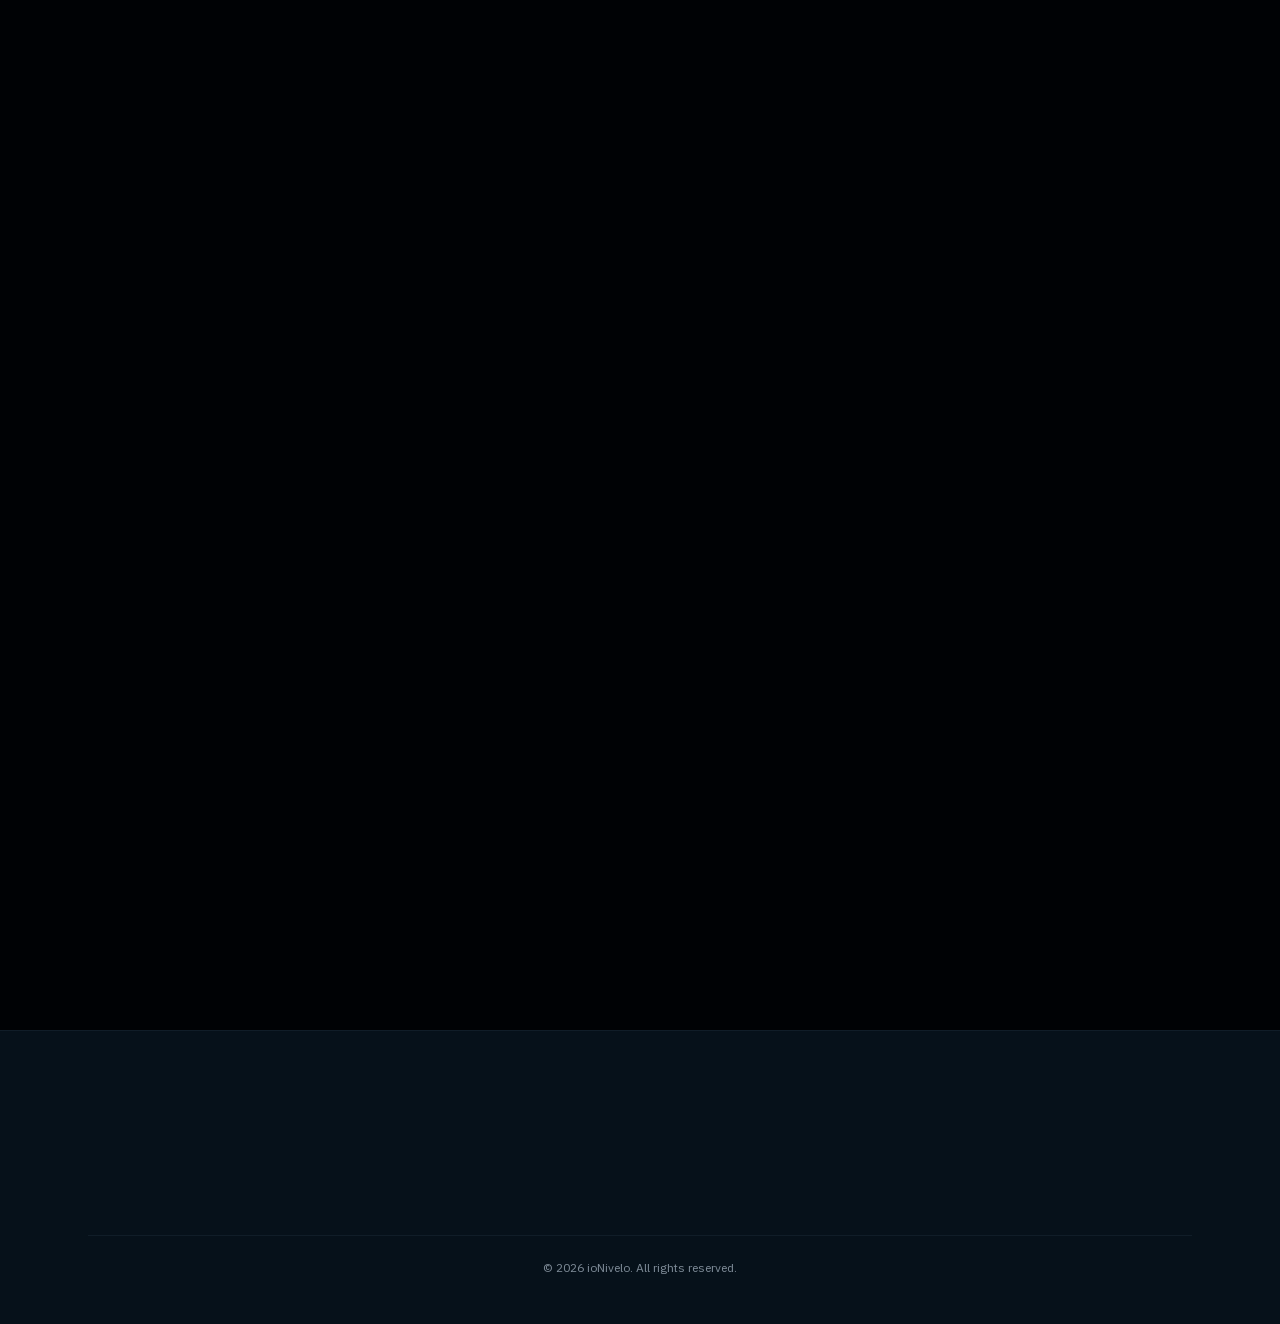
<file: privacy.html>
<!DOCTYPE html><html lang="en" class="sora_a0f6d12b-module__CYZJbq__variable ibm_plex_sans_6c86af97-module__p1WIlW__variable ibm_plex_mono_1500042d-module__4tePKq__variable h-full"><head><meta charSet="utf-8"/><meta name="viewport" content="width=device-width, initial-scale=1"/><link rel="preload" href="/_next/static/media/03fc1b4a8d284b5e-s.p.0wiir8udbzjvx.woff2" as="font" crossorigin="" type="font/woff2"/><link rel="preload" href="/_next/static/media/523e14d07aba6dd5-s.p.264uvk3dqe3tq.woff2" as="font" crossorigin="" type="font/woff2"/><link rel="preload" href="/_next/static/media/99e609270109b47d-s.p.40sczeszzbjw1.woff2" as="font" crossorigin="" type="font/woff2"/><link rel="preload" as="image" href="/brand/ionivelo-wordmark.png"/><link rel="stylesheet" href="/_next/static/chunks/0g95owq8lqc8b.css" data-precedence="next"/><link rel="preload" as="script" fetchPriority="low" href="/_next/static/chunks/3s6nzrbk-8mnv.js"/><script src="/_next/static/chunks/3450qyhportkm.js" async=""></script><script src="/_next/static/chunks/1j_9b-l0n6u-t.js" async=""></script><script src="/_next/static/chunks/3iz8uv5b1jeri.js" async=""></script><script src="/_next/static/chunks/turbopack-0lfl71ip0tp02.js" async=""></script><script src="/_next/static/chunks/067owao1bl4r9.js" async=""></script><script src="/_next/static/chunks/0jjbjo67lw300.js" async=""></script><script src="/_next/static/chunks/3fntmmi971322.js" async=""></script><title>Privacy Policy | ioNivelo</title><meta name="description" content="ioNivelo fits behind the switchboard you already have. Four channels, a real fan regulator, and an app that talks straight to the device on your home Wi-Fi, with no cloud in the middle."/><meta property="og:title" content="ioNivelo | Your wall switches keep working. With or without the internet."/><meta property="og:description" content="ioNivelo fits behind the switchboard you already have. Four channels, a real fan regulator, and an app that talks straight to the device on your home Wi-Fi, with no cloud in the middle."/><meta property="og:site_name" content="ioNivelo"/><meta property="og:locale" content="en_IN"/><meta property="og:image" content="https://ionivelo.github.io/opengraph-image?1ab5097d58c7bf8e"/><meta property="og:image:type" content="image/png"/><meta property="og:image:width" content="1200"/><meta property="og:image:height" content="630"/><meta property="og:image:alt" content="ioNivelo. Your home, smart. Your wiring, untouched."/><meta property="og:type" content="website"/><meta name="twitter:card" content="summary_large_image"/><meta name="twitter:title" content="ioNivelo | Your wall switches keep working. With or without the internet."/><meta name="twitter:description" content="ioNivelo fits behind the switchboard you already have. Four channels, a real fan regulator, and an app that talks straight to the device on your home Wi-Fi, with no cloud in the middle."/><meta name="twitter:image" content="https://ionivelo.github.io/opengraph-image?1ab5097d58c7bf8e"/><meta name="twitter:image:alt" content="ioNivelo. Your home, smart. Your wiring, untouched."/><meta name="twitter:image:type" content="image/png"/><meta name="twitter:image:width" content="1200"/><meta name="twitter:image:height" content="630"/><link rel="icon" href="/icon.png?icon.3u-vg726kopgk.png" sizes="512x512" type="image/png"/><link rel="apple-touch-icon" href="/apple-icon.png?apple-icon.26o-t_9uos_xq.png" sizes="180x180" type="image/png"/><meta name="next-size-adjust" content=""/><script>document.documentElement.dataset.js='1';(function(){var d=document.documentElement,hold=0;try{if(!sessionStorage.getItem('io-splash')){sessionStorage.setItem('io-splash','1');d.dataset.splash='1';hold=Date.now()+2000;setTimeout(function(){delete d.dataset.splash},2000+600);}}catch(err){}function run(){var wait=hold-Date.now();if(wait>0){setTimeout(run,wait);return}var els=document.querySelectorAll('.reveal:not([data-inview]),.reveal-kids>:not(.reveal-kids):not([data-inview])');var show=function(e){e.dataset.inview='1'};try{if(!window.IntersectionObserver||matchMedia('(prefers-reduced-motion: reduce)').matches){Array.prototype.forEach.call(els,show);return;}var io=new IntersectionObserver(function(entries){entries.forEach(function(en){if(en.isIntersecting){show(en.target);io.unobserve(en.target)}})},{threshold:0.15,rootMargin:'0px 0px -8% 0px'});Array.prototype.forEach.call(els,function(e){io.observe(e)});}catch(err){Array.prototype.forEach.call(els,show)}}window.__ioReveal=run;if(document.readyState!=='loading')run();else document.addEventListener('DOMContentLoaded',run);})();</script><script src="/_next/static/chunks/0cz1d0mv5g_q7.js" noModule=""></script></head><body class="min-h-full flex flex-col"><div hidden=""><!--$--><!--/$--></div><div class="splash" aria-hidden="true" style="--splash-hold:2000ms"><img alt="" width="880" height="245" decoding="async" data-nimg="1" class="splash__logo h-auto w-[220px] sm:w-[280px]" style="color:transparent" src="/brand/ionivelo-wordmark.png"/><span class="splash__line"></span></div><header class="reveal sticky top-0 z-50 border-b border-outline/50 bg-ground/80 backdrop-blur-xl [--rise:-8px]"><nav class="relative flex h-16 items-center justify-between px-6 lg:px-[4vw]"><a class="flex items-center" aria-label="ioNivelo home" href="/"><img alt="ioNivelo" width="880" height="245" decoding="async" data-nimg="1" class="h-9 w-auto" style="color:transparent" src="/brand/ionivelo-wordmark.png"/></a><ul class="absolute left-1/2 hidden -translate-x-1/2 items-center gap-8 md:flex"><li><a class="text-sm text-muted transition-colors hover:text-white" href="/how-it-works">How It Works</a></li><li><a class="text-sm text-muted transition-colors hover:text-white" href="/the-device">The Device</a></li><li><a class="text-sm text-muted transition-colors hover:text-white" href="/faq">FAQ</a></li><li><a class="text-sm text-muted transition-colors hover:text-white" href="/about">About</a></li></ul><div class="hidden md:block"><button type="button" class="inline-flex h-9 items-center rounded-full bg-cyan px-5 text-sm font-semibold text-ground transition-opacity hover:opacity-90">Get ioNivelo</button></div><button class="flex flex-col gap-1.5 md:hidden" aria-label="Toggle menu"><span class="block h-0.5 w-6 bg-white transition-transform "></span><span class="block h-0.5 w-6 bg-white transition-opacity "></span><span class="block h-0.5 w-6 bg-white transition-transform "></span></button></nav></header><main class="flex-1"><section class="relative py-20 sm:py-28 pt-24 sm:pt-32"><div class="mx-auto max-w-6xl px-6 reveal-kids"><span class="mb-4 inline-block rounded-full border border-outline px-3 py-1 text-xs font-medium uppercase tracking-wider text-cyan">Legal</span><h2 class="font-display text-3xl font-semibold tracking-tight text-white sm:text-4xl ">Privacy Policy</h2><div class="reveal-kids mt-8 mx-auto max-w-3xl space-y-6 text-sm leading-relaxed text-muted"><p><strong class="text-white">Last updated:</strong> September 2026</p><div><h3 class="mb-2 font-semibold text-white">Information We Collect</h3><p>When you submit an enquiry through our website, we collect your name, phone number, city, switchboard details, and message. This information is stored in our database and used solely to respond to your enquiry.</p></div><div><h3 class="mb-2 font-semibold text-white">How We Use Your Information</h3><ul class="list-inside list-disc space-y-1"><li>To respond to your enquiry and schedule installations</li><li>To communicate about your ioNivelo device and account</li><li>To improve our products and services</li></ul></div><div><h3 class="mb-2 font-semibold text-white">Data Security</h3><p>We use industry-standard encryption (TLS) for all data in transit. Your data is stored in Supabase, which provides row-level security to ensure only authorized personnel can access it.</p></div><div><h3 class="mb-2 font-semibold text-white">Third-Party Services</h3><p>We use Supabase for database and authentication services. We do not sell or share your personal information with third parties for marketing purposes.</p></div><div><h3 class="mb-2 font-semibold text-white">Your Rights</h3><p>You can request access to, correction of, or deletion of your personal data by contacting us at the email address below.</p></div><div><h3 class="mb-2 font-semibold text-white">Contact</h3><p>For privacy-related queries, contact us through the<!-- --> <a class="text-cyan hover:underline" href="/book">enquiry form</a>.</p></div></div></div></section><!--$--><!--/$--></main><footer class="border-t border-outline/50 bg-surface-sunken"><div class="mx-auto max-w-6xl px-6 py-12"><div class="reveal-kids grid gap-8 sm:grid-cols-2 md:grid-cols-4"><div><a class="inline-flex" aria-label="ioNivelo home" href="/"><img alt="ioNivelo" loading="lazy" width="880" height="245" decoding="async" data-nimg="1" class="h-9 w-auto" style="color:transparent" src="/brand/ionivelo-wordmark.png"/></a><p class="mt-3 text-sm leading-relaxed text-muted">Your home, smart. Your wiring, untouched.</p></div><div><h4 class="mb-3 text-xs font-semibold uppercase tracking-wider text-faint">Product</h4><ul class="space-y-2"><li><a class="text-sm text-muted transition-colors hover:text-white" href="/how-it-works">How It Works</a></li><li><a class="text-sm text-muted transition-colors hover:text-white" href="/the-device">The Device</a></li><li><a class="text-sm text-muted transition-colors hover:text-white" href="/faq">FAQ</a></li></ul></div><div><h4 class="mb-3 text-xs font-semibold uppercase tracking-wider text-faint">Company</h4><ul class="space-y-2"><li><a class="text-sm text-muted transition-colors hover:text-white" href="/about">About</a></li><li><a class="text-sm text-muted transition-colors hover:text-white" href="/book">Contact</a></li></ul></div><div><h4 class="mb-3 text-xs font-semibold uppercase tracking-wider text-faint">Legal</h4><ul class="space-y-2"><li><a class="text-sm text-muted transition-colors hover:text-white" href="/privacy">Privacy Policy</a></li><li><a class="text-sm text-muted transition-colors hover:text-white" href="/terms">Terms of Service</a></li></ul></div></div><div class="mt-10 border-t border-outline/50 pt-6 text-center text-xs text-faint">© <!-- -->2026<!-- --> ioNivelo. All rights reserved.</div></div></footer><dialog aria-labelledby="inquiry-title" class="m-auto w-[calc(100%-2rem)] max-w-lg rounded-2xl border border-outline bg-surface p-0 text-white shadow-2xl backdrop:bg-ground/80 backdrop:backdrop-blur-sm animate-inquiry-in"></dialog><script src="/_next/static/chunks/3s6nzrbk-8mnv.js" id="_R_" async=""></script><script>(self.__next_f=self.__next_f||[]).push([0])</script><script>self.__next_f.push([1,"1:\"$Sreact.fragment\"\n3:I[5500,[\"/_next/static/chunks/067owao1bl4r9.js\",\"/_next/static/chunks/0jjbjo67lw300.js\"],\"Image\"]\n4:I[59095,[\"/_next/static/chunks/067owao1bl4r9.js\",\"/_next/static/chunks/0jjbjo67lw300.js\"],\"Reveal\"]\n5:I[30491,[\"/_next/static/chunks/067owao1bl4r9.js\",\"/_next/static/chunks/0jjbjo67lw300.js\"],\"InquiryProvider\"]\n6:I[70119,[\"/_next/static/chunks/067owao1bl4r9.js\",\"/_next/static/chunks/0jjbjo67lw300.js\"],\"Header\"]\n7:I[39756,[\"/_next/static/chunks/3fntmmi971322.js\"],\"default\"]\n8:I[37457,[\"/_next/static/chunks/3fntmmi971322.js\"],\"default\"]\n9:I[22016,[\"/_next/static/chunks/067owao1bl4r9.js\",\"/_next/static/chunks/0jjbjo67lw300.js\"],\"\"]\n13:I[68027,[\"/_next/static/chunks/067owao1bl4r9.js\",\"/_next/static/chunks/0jjbjo67lw300.js\"],\"default\",1]\n:HL[\"/_next/static/chunks/0g95owq8lqc8b.css\",\"style\"]\n:HL[\"/_next/static/media/03fc1b4a8d284b5e-s.p.0wiir8udbzjvx.woff2\",\"font\",{\"crossOrigin\":\"\",\"type\":\"font/woff2\"}]\n:HL[\"/_next/static/media/523e14d07aba6dd5-s.p.264uvk3dqe3tq.woff2\",\"font\",{\"crossOrigin\":\"\",\"type\":\"font/woff2\"}]\n:HL[\"/_next/static/media/99e609270109b47d-s.p.40sczeszzbjw1.woff2\",\"font\",{\"crossOrigin\":\"\",\"type\":\"font/woff2\"}]\n2:T445,document.documentElement.dataset.js='1';(function(){var d=document.documentElement,hold=0;try{if(!sessionStorage.getItem('io-splash')){sessionStorage.setItem('io-splash','1');d.dataset.splash='1';hold=Date.now()+2000;setTimeout(function(){delete d.dataset.splash},2000+600);}}catch(err){}function run(){var wait=hold-Date.now();if(wait\u003e0){setTimeout(run,wait);return}var els=document.querySelectorAll('.reveal:not([data-inview]),.reveal-kids\u003e:not(.reveal-kids):not([data-inview])');var show=function(e){e.dataset.inview='1'};try{if(!window.IntersectionObserver||matchMedia('(prefers-reduced-motion: reduce)').matches){Array.prototype.forEach.call(els,show);return;}var io=new IntersectionObserver(function(entries){entries.forEach(function(en){if(en.isIntersecting){show(en.target);io.unobserve(en.target)}})},{threshold:0.15,rootMargin:'0px 0px -8% 0px'});Array.prototype.forEach.call(els,function(e){io.observe(e)});}catch(err){Array.prototype.forEach.call(els,show)}}window.__ioReveal=run;if(document.readyState!=='loading')run();else document.addEventListener('DOMContentLoaded',run);})();11:X\n0:{\"P\":null,\"c\":[\"\",\"privacy\"],\"q\":\"\",\"i\":false,\"f\":[[[\"\",{\"children\":[\"privacy\",{\"children\":[\"__PAGE__\",{},\"$undefined\",\"$undefined\",4608]},\"$undefined\",\"$undefined\",4608]},\"$undefined\",\"$undefined\",4624],[[\"$\",\"$1\",\"c\",{\"children\":[[[\"$\",\"link\",\"0\",{\"rel\":\"stylesheet\",\"href\":\"/_next/static/chunks/0g95owq8lqc8b.css\",\"precedence\":\"next\",\"crossOrigin\":\"$undefined\",\"nonce\":\"$undefined\"}],[\"$\",\"script\",\"script-0\",{\"src\":\"/_next/static/chunks/067owao1bl4r9.js\",\"async\":true,\"nonce\":\"$undefined\"}],[\"$\",\"script\",\"script-1\",{\"src\":\"/_next/static/chunks/0jjbjo67lw300.js\",\"async\":true,\"nonce\":\"$undefined\"}]],[\"$\",\"html\",null,{\"lang\":\"en\",\"suppressHydrationWarning\":true,\"className\":\"sora_a0f6d12b-module__CYZJbq__variable ibm_plex_sans_6c86af97-module__p1WIlW__variable ibm_plex_mono_1500042d-module__4tePKq__variable h-full\",\"children\":[[\"$\",\"head\",null,{\"children\":[\"$\",\"script\",null,{\"dangerouslySetInnerHTML\":{\"__html\":\"$2\"}}]}],[\"$\",\"body\",null,{\"className\":\"min-h-full flex flex-col\",\"children\":[[\"$\",\"div\",null,{\"className\":\"splash\",\"aria-hidden\":\"true\",\"style\":{\"--splash-hold\":\"2000ms\"},\"children\":[[\"$\",\"$L3\",null,{\"src\":\"/brand/ionivelo-wordmark.png\",\"alt\":\"\",\"width\":880,\"height\":245,\"priority\":true,\"className\":\"splash__logo h-auto w-[220px] sm:w-[280px]\"}],[\"$\",\"span\",null,{\"className\":\"splash__line\"}]]}],[\"$\",\"$L4\",null,{}],[\"$\",\"$L5\",null,{\"children\":[[\"$\",\"$L6\",null,{}],[\"$\",\"main\",null,{\"className\":\"flex-1\",\"children\":[\"$\",\"$L7\",null,{\"parallelRouterKey\":\"children\",\"error\":\"$undefined\",\"errorStyles\":\"$undefined\",\"errorScripts\":\"$undefined\",\"template\":[\"$\",\"$L8\",null,{}],\"templateStyles\":\"$undefined\",\"templateScripts\":\"$undefined\",\"notFound\":[[[\"$\",\"title\",null,{\"children\":\"404: This page could not be found.\"}],[\"$\",\"div\",null,{\"style\":{\"fontFamily\":\"system-ui,\\\"Segoe UI\\\",Roboto,Helvetica,Arial,sans-serif,\\\"Apple Color Emoji\\\",\\\"Segoe UI Emoji\\\"\",\"height\":\"100vh\",\"textAlign\":\"center\",\"display\":\"flex\",\"flexDirection\":\"column\",\"alignItems\":\"center\",\"justifyContent\":\"center\"},\"children\":[\"$\",\"div\",null,{\"children\":[[\"$\",\"style\",null,{\"dangerouslySetInnerHTML\":{\"__html\":\"body{color:#000;background:#fff;margin:0}.next-error-h1{border-right:1px solid rgba(0,0,0,.3)}@media (prefers-color-scheme:dark){body{color:#fff;background:#000}.next-error-h1{border-right:1px solid rgba(255,255,255,.3)}}\"}}],[\"$\",\"h1\",null,{\"className\":\"next-error-h1\",\"style\":{\"display\":\"inline-block\",\"margin\":\"0 20px 0 0\",\"padding\":\"0 23px 0 0\",\"fontSize\":24,\"fontWeight\":500,\"verticalAlign\":\"top\",\"lineHeight\":\"49px\"},\"children\":404}],[\"$\",\"div\",null,{\"style\":{\"display\":\"inline-block\"},\"children\":[\"$\",\"h2\",null,{\"style\":{\"fontSize\":14,\"fontWeight\":400,\"lineHeight\":\"49px\",\"margin\":0},\"children\":\"This page could not be found.\"}]}]]}]}]],[]],\"forbidden\":\"$undefined\",\"unauthorized\":\"$undefined\"}]}],[\"$\",\"footer\",null,{\"className\":\"border-t border-outline/50 bg-surface-sunken\",\"children\":[\"$\",\"div\",null,{\"className\":\"mx-auto max-w-6xl px-6 py-12\",\"children\":[[\"$\",\"div\",null,{\"className\":\"reveal-kids grid gap-8 sm:grid-cols-2 md:grid-cols-4\",\"children\":[[\"$\",\"div\",null,{\"children\":[[\"$\",\"$L9\",null,{\"href\":\"/\",\"className\":\"inline-flex\",\"aria-label\":\"ioNivelo home\",\"children\":[\"$\",\"$L3\",null,{\"src\":\"/brand/ionivelo-wordmark.png\",\"alt\":\"ioNivelo\",\"width\":880,\"height\":245,\"className\":\"h-9 w-auto\"}]}],\"$La\"]}],\"$Lb\",\"$Lc\",\"$Ld\"]}],\"$Le\"]}]}]]}]]}]]}]]}],{\"children\":[\"$Lf\",{\"children\":[\"$L10\",{},null,false,null]},null,false,\"$11\"]},null,false,null],\"$L12\",false]],\"m\":\"$undefined\",\"G\":[\"$13\",[\"$L14\"]],\"S\":true,\"h\":null,\"r\":\"$undefined\",\"s\":\"$undefined\",\"a\":\"$undefined\",\"l\":\"$undefined\",\"p\":\"$undefined\",\"d\":\"$undefined\",\"b\":\"CBli7TTbTMPT04a5ZgJDa\"}\n15:I[97367,[\"/_next/static/chunks/3fntmmi971322.js\"],\"OutletBoundary\"]\n16:\"$Sreact.suspense\"\n18:I[97367,[\"/_next/static/chunks/3fntmmi971322.js\"],\"ViewportBoundary\"]\n1a:I[97367,[\"/_next/static/chunks/3fntmmi971322.js\"],\"MetadataBoundary\"]\na:[\"$\",\"p\",null,{\"className\":\"mt-3 text-sm leading-relaxed text-muted\",\"children\":\"Your home, smart. Your wiring, untouched.\"}]\nb:[\"$\",\"div\",null,{\"children\":[[\"$\",\"h4\",null,{\"className\":\"mb-3 text-xs font-semibold uppercase tracking-wider text-faint\",\"children\":\"Product\"}],[\"$\",\"ul\",null,{\"className\":\"space-y-2\",\"children\":[[\"$\",\"li\",\"/how-it-works\",{\"children\":[\"$\",\"$L9\",null,{\"href\":\"/how-it-works\",\"className\":\"text-sm text-muted transition-colors hover:text-white\",\"children\":\"How It Works\"}]}],[\"$\",\"li\",\"/the-device\",{\"children\":[\"$\",\"$L9\",null,{\"href\":\"/the-device\",\"className\":\"text-sm text-muted transition-colors hover:text-white\",\"children\":\"The Device\"}]}],[\"$\",\"li\",\"/faq\",{\"children\":[\"$\",\"$L9\",null,{\"href\":\"/faq\",\"className\":\"text-sm text-muted transition-colors hover:text-white\",\"children\":\"FAQ\"}]}]]}]]}]\nc:[\"$\",\"div\",null,{\"children\":[[\"$\",\"h4\",null,{\"className\":\"mb-3 text-xs font-semibold uppercase tracking-wider text-faint\",\"children\":\"Company\"}],[\"$\",\"ul\",null,{\"className\":\"space-y-2\",\"children\":[[\"$\",\"li\",\"/about\",{\"children\":[\"$\",\"$L9\",null,{\"href\":\"/about\",\"className\":\"text-sm text-muted transition-colors hover:text-white\",\"children\":\"About\"}]}],[\"$\",\"li\",\"/book\",{\"children\":[\"$\",\"$L9\",null,{\"href\":\"/book\",\"className\":\"text-sm text-muted transition-colors hover:text-white\",\"children\":\"Contact\"}]}]]}]]}]\nd:[\"$\",\"div\",null,{\"children\":[[\"$\",\"h4\",null,{\"className\":\"mb-3 text-xs font-semibold uppercase tracking-wider text-faint\",\"children\":\"Legal\"}],[\"$\",\"ul\",null,{\"className\":\"space-y-2\",\"children\":[[\"$\",\"li\",\"/privacy\",{\"children\":[\"$\",\"$L9\",null,{\"href\":\"/privacy\",\"className\":\"text-sm text-muted transition-colors hover:text-white\",\"children\":\"Privacy Policy\"}]}],[\"$\",\"li\",\"/terms\",{\"children\":[\"$\",\"$L9\",null,{\"href\":\"/terms\",\"className\":\"text-sm text-muted transition-colors hover:text-white\",\"children\":\"Terms of Service\"}]}]]}]]}]\ne:[\"$\",\"div\",null,{\"className\":\"mt-10 border-t border-outline/50 pt-6 text-center text-xs text-faint\",\"children\":[\"© \",2026,\" ioNivelo. All rights reserved.\"]}]\nf:[\"$\",\"$1\",\"c\",{\"children\":[null,[\"$\",\"$L7\",null,{\"parallelRouterKey\":\"children\",\"error\":\"$undefined\",\"errorStyles\":\"$undefined\",\"errorScripts\":\"$undefined\",\"template\":[\"$\",\"$L8\",null,{}],\"templateStyles\":\"$undefined\",\"templateScripts\":\"$undefined\",\"notFound\":\"$undefined\",\"forbidden\":\"$undefined\",\"unauthorized\":\"$undefined\"}]]}]\n10:[\"$\",\"$1\",\"c\",{\"children\":[[\"$\",\"section\",null,{\"id\":\"$undefined\",\"className\":\"relative py-20 sm:py-28 pt-24 sm:pt-32\",\"children\":[\"$\",\"div\",null,{\"className\":\"mx-auto max-w-6xl px-6 reveal-kids\",\"children\":[[\"$\",\"span\",null,{\"className\":\"mb-4 inline-block rounded-full border border-outline px-3 py-1 text-xs font-medium uppercase tracking-wider text-cyan\",\"children\":\"Legal\"}],[\"$\",\"h2\",null,{\"className\":\"font-display text-3xl font-semibold tracking-tight text-white sm:text-4xl \",\"children\":\"Privacy Policy\"}],[\"$\",\"div\",null,{\"className\":\"reveal-kids mt-8 mx-auto max-w-3xl space-y-6 text-sm leading-relaxed text-muted\",\"children\":[[\"$\",\"p\",null,{\"children\":[[\"$\",\"strong\",null,{\"className\":\"text-white\",\"children\":\"Last updated:\"}],\" September 2026\"]}],[\"$\",\"div\",null,{\"children\":[[\"$\",\"h3\",null,{\"className\":\"mb-2 font-semibold text-white\",\"children\":\"Information We Collect\"}],[\"$\",\"p\",null,{\"children\":\"When you submit an enquiry through our website, we collect your name, phone number, city, switchboard details, and message. This information is stored in our database and used solely to respond to your enquiry.\"}]]}],[\"$\",\"div\",null,{\"children\":[[\"$\",\"h3\",null,{\"className\":\"mb-2 font-semibold text-white\",\"children\":\"How We Use Your Information\"}],[\"$\",\"ul\",null,{\"className\":\"list-inside list-disc space-y-1\",\"children\":[[\"$\",\"li\",null,{\"children\":\"To respond to your enquiry and schedule installations\"}],[\"$\",\"li\",null,{\"children\":\"To communicate about your ioNivelo device and account\"}],[\"$\",\"li\",null,{\"children\":\"To improve our products and services\"}]]}]]}],[\"$\",\"div\",null,{\"children\":[[\"$\",\"h3\",null,{\"className\":\"mb-2 font-semibold text-white\",\"children\":\"Data Security\"}],[\"$\",\"p\",null,{\"children\":\"We use industry-standard encryption (TLS) for all data in transit. Your data is stored in Supabase, which provides row-level security to ensure only authorized personnel can access it.\"}]]}],[\"$\",\"div\",null,{\"children\":[[\"$\",\"h3\",null,{\"className\":\"mb-2 font-semibold text-white\",\"children\":\"Third-Party Services\"}],[\"$\",\"p\",null,{\"children\":\"We use Supabase for database and authentication services. We do not sell or share your personal information with third parties for marketing purposes.\"}]]}],[\"$\",\"div\",null,{\"children\":[[\"$\",\"h3\",null,{\"className\":\"mb-2 font-semibold text-white\",\"children\":\"Your Rights\"}],[\"$\",\"p\",null,{\"children\":\"You can request access to, correction of, or deletion of your personal data by contacting us at the email address below.\"}]]}],[\"$\",\"div\",null,{\"children\":[[\"$\",\"h3\",null,{\"className\":\"mb-2 font-semibold text-white\",\"children\":\"Contact\"}],[\"$\",\"p\",null,{\"children\":[\"For privacy-related queries, contact us through the\",\" \",[\"$\",\"$L9\",null,{\"href\":\"/book\",\"className\":\"text-cyan hover:underline\",\"children\":\"enquiry form\"}],\".\"]}]]}]]}]]}]}],null,[\"$\",\"$L15\",null,{\"children\":[\"$\",\"$16\",null,{\"name\":\"Next.MetadataOutlet\",\"children\":\"$@17\"}]}]]}]\n12:[\"$\",\"$1\",\"h\",{\"children\":[null,[\"$\",\"$L18\",null,{\"children\":\"$L19\"}],[\"$\",\"div\",null,{\"hidden\":true,\"children\":[\"$\",\"$L1a\",null,{\"children\":[\"$\",\"$16\",null,{\"name\":\"Next.Metadata\",\"children\":\"$L1b\"}]}]}],[\"$\",\"meta\",null,{\"name\":\"next-size-adjust\",\"content\":\"\"}]]}]\n14:[\"$\",\"link\",\"0\",{\"rel\":\"stylesheet\",\"href\":\"/_next/static/chunks/0g95owq8lqc8b.css\",\"precedence\":\"next\",\"crossOrigin\":\"$undefined\",\"nonce\":\"$undefined\"}]\n11:C\n19:[[\"$\",\"meta\",\"0\",{\"charSet\":\"utf-8\"}],[\"$\",\"meta\",\"1\",{\"name\":\"viewport\",\"content\":\"width=device-width, initial-scale=1\"}]]\n1c:I[27201,[\"/_next/static/chunks/3fntmmi971322.js\"],\"IconMark\"]\n17:null\n1b:[[\"$\",\"title\",\"0\",{\"children\":\"Privacy Policy | ioNivelo\"}],[\"$\",\"meta\",\"1\",{\"name\":\"description\",\"content\":\"ioNivelo fits behind the switchboard you already have. Four channels, a real fan regulator, and an app that talks straight to the device on your home Wi-Fi, with no cloud in the middle.\"}],[\"$\",\"meta\",\"2\",{\"property\":\"og:title\",\"content\":\"ioNivelo | Your wall switches keep working. With or without the internet.\"}],[\"$\",\"meta\",\"3\",{\"property\":\"og:description\",\"content\":\"ioNivelo fits behind the switchboard you already have. Four channels, a real fan regulator, and an app that talks straight to the device on your home Wi-Fi, with no cloud in the middle.\"}],[\"$\",\"meta\",\"4\",{\"property\":\"og:site_name\",\"content\":\"ioNivelo\"}],[\"$\",\"meta\",\"5\",{\"property\":\"og:locale\",\"content\":\"en_IN\"}],[\"$\",\"meta\",\"6\",{\"property\":\"og:image\",\"content\":\"https://ionivelo.github.io/opengraph-image?1ab5097d58c7bf8e\"}],[\"$\",\"meta\",\"7\",{\"property\":\"og:image:type\",\"content\":\"image/png\"}],[\"$\",\"meta\",\"8\",{\"property\":\"og:image:width\",\"content\":\"1200\"}],[\"$\",\"meta\",\"9\",{\"property\":\"og:image:height\",\"content\":\"630\"}],[\"$\",\"meta\",\"10\",{\"property\":\"og:image:alt\",\"content\":\"ioNivelo. Your home, smart. Your wiring, untouched.\"}],[\"$\",\"meta\",\"11\",{\"property\":\"og:type\",\"content\":\"website\"}],[\"$\",\"meta\",\"12\",{\"name\":\"twitter:card\",\"content\":\"summary_large_image\"}],[\"$\",\"meta\",\"13\",{\"name\":\"twitter:title\",\"content\":\"ioNivelo | Your wall switches keep working. With or without the internet.\"}],[\"$\",\"meta\",\"14\",{\"name\":\"twitter:description\",\"content\":\"ioNivelo fits behind the switchboard you already have. Four channels, a real fan regulator, and an app that talks straight to the device on your home Wi-Fi, with no cloud in the middle.\"}],[\"$\",\"meta\",\"15\",{\"name\":\"twitter:image\",\"content\":\"https://ionivelo.github.io/opengraph-image?1ab5097d58c7bf8e\"}],[\"$\",\"meta\",\"16\",{\"name\":\"twitter:image:alt\",\"content\":\"ioNivelo. Your home, smart. Your wiring, untouched.\"}],[\"$\",\"meta\",\"17\",{\"name\":\"twitter:image:type\",\"content\":\"image/png\"}],[\"$\",\"meta\",\"18\",{\"name\":\"twitter:image:width\",\"content\":\"1200\"}],[\"$\",\"meta\",\"19\",{\"name\":\"twitter:image:height\",\"content\":\"630\"}],[\"$\",\"link\",\"20\",{\"rel\":\"icon\",\"href\":\"/icon.png?icon.3u-vg726kopgk.png\",\"sizes\":\"512x512\",\"type\":\"image/png\"}],[\"$\",\"link\",\"21\",{\"rel\":\"apple-touch-icon\",\"href\":\"/apple-icon.png?apple-icon.26o-t_9uos_xq.png\",\"sizes\":\"180x180\",\"type\":\"image/png\"}],[\"$\",\"$L1c\",\"22\",{}]]\n"])</script></body></html>
</file>
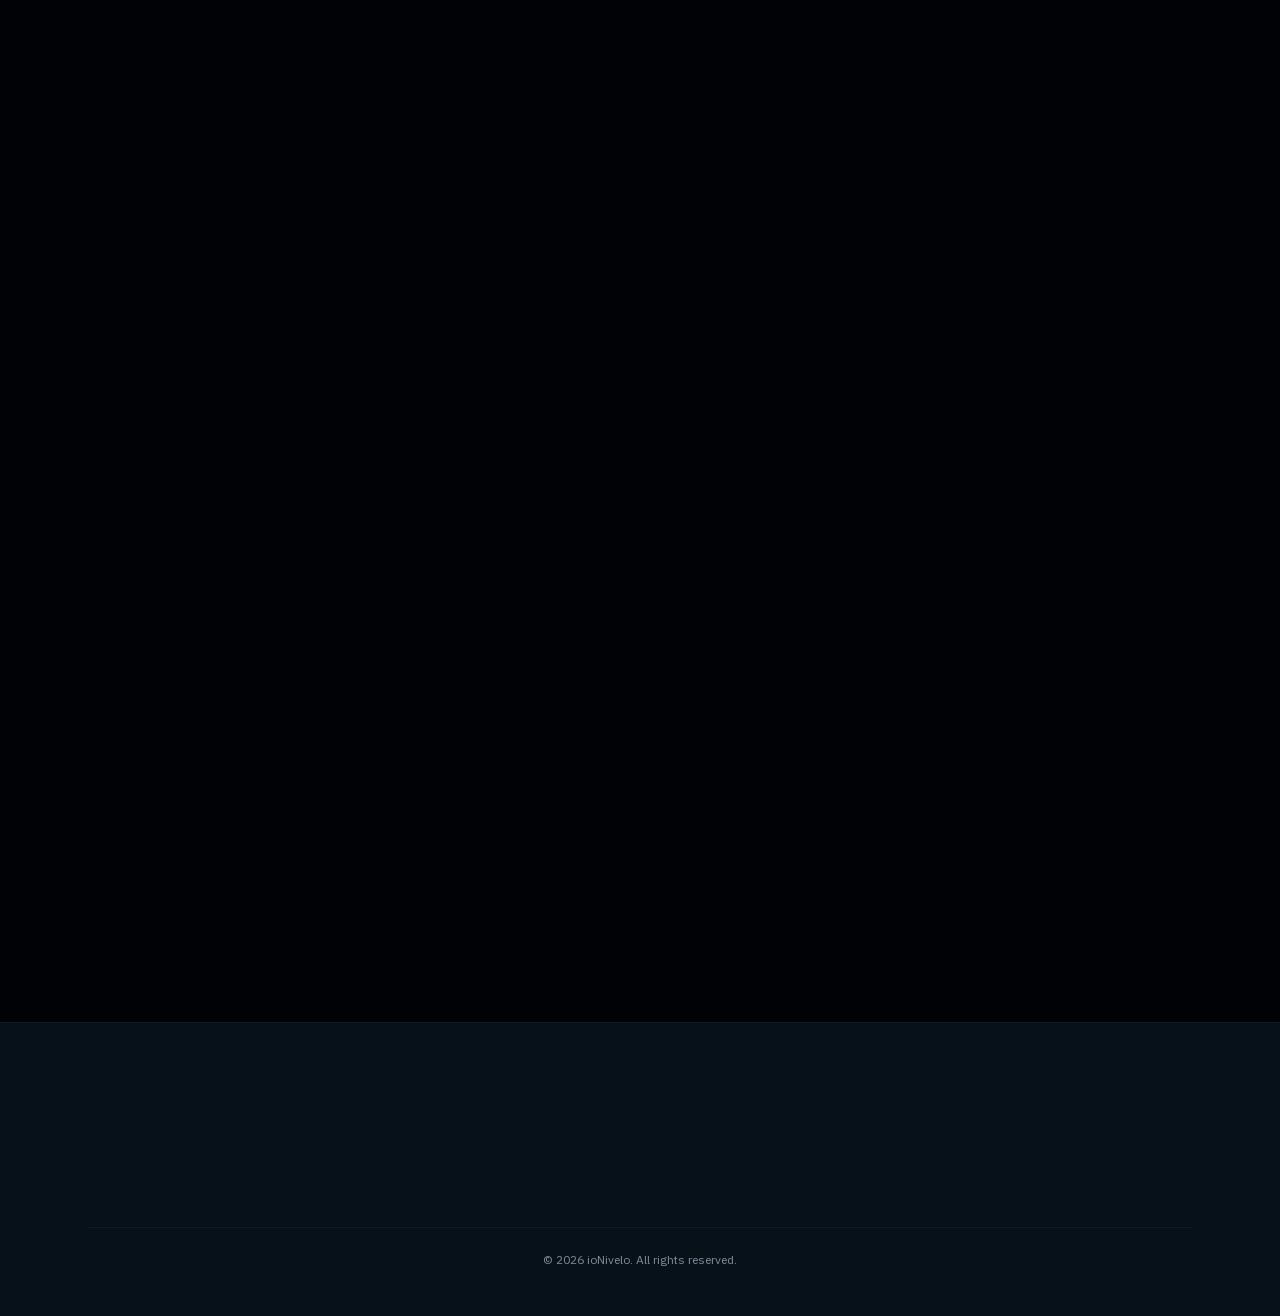
<file: terms.html>
<!DOCTYPE html><html lang="en" class="sora_a0f6d12b-module__CYZJbq__variable ibm_plex_sans_6c86af97-module__p1WIlW__variable ibm_plex_mono_1500042d-module__4tePKq__variable h-full"><head><meta charSet="utf-8"/><meta name="viewport" content="width=device-width, initial-scale=1"/><link rel="preload" href="/_next/static/media/03fc1b4a8d284b5e-s.p.0wiir8udbzjvx.woff2" as="font" crossorigin="" type="font/woff2"/><link rel="preload" href="/_next/static/media/523e14d07aba6dd5-s.p.264uvk3dqe3tq.woff2" as="font" crossorigin="" type="font/woff2"/><link rel="preload" href="/_next/static/media/99e609270109b47d-s.p.40sczeszzbjw1.woff2" as="font" crossorigin="" type="font/woff2"/><link rel="preload" as="image" href="/brand/ionivelo-wordmark.png"/><link rel="stylesheet" href="/_next/static/chunks/0g95owq8lqc8b.css" data-precedence="next"/><link rel="preload" as="script" fetchPriority="low" href="/_next/static/chunks/3s6nzrbk-8mnv.js"/><script src="/_next/static/chunks/3450qyhportkm.js" async=""></script><script src="/_next/static/chunks/1j_9b-l0n6u-t.js" async=""></script><script src="/_next/static/chunks/3iz8uv5b1jeri.js" async=""></script><script src="/_next/static/chunks/turbopack-0lfl71ip0tp02.js" async=""></script><script src="/_next/static/chunks/067owao1bl4r9.js" async=""></script><script src="/_next/static/chunks/0jjbjo67lw300.js" async=""></script><script src="/_next/static/chunks/3fntmmi971322.js" async=""></script><title>Terms of Service | ioNivelo</title><meta name="description" content="ioNivelo fits behind the switchboard you already have. Four channels, a real fan regulator, and an app that talks straight to the device on your home Wi-Fi, with no cloud in the middle."/><meta property="og:title" content="ioNivelo | Your wall switches keep working. With or without the internet."/><meta property="og:description" content="ioNivelo fits behind the switchboard you already have. Four channels, a real fan regulator, and an app that talks straight to the device on your home Wi-Fi, with no cloud in the middle."/><meta property="og:site_name" content="ioNivelo"/><meta property="og:locale" content="en_IN"/><meta property="og:image" content="https://ionivelo.github.io/opengraph-image?1ab5097d58c7bf8e"/><meta property="og:image:type" content="image/png"/><meta property="og:image:width" content="1200"/><meta property="og:image:height" content="630"/><meta property="og:image:alt" content="ioNivelo. Your home, smart. Your wiring, untouched."/><meta property="og:type" content="website"/><meta name="twitter:card" content="summary_large_image"/><meta name="twitter:title" content="ioNivelo | Your wall switches keep working. With or without the internet."/><meta name="twitter:description" content="ioNivelo fits behind the switchboard you already have. Four channels, a real fan regulator, and an app that talks straight to the device on your home Wi-Fi, with no cloud in the middle."/><meta name="twitter:image" content="https://ionivelo.github.io/opengraph-image?1ab5097d58c7bf8e"/><meta name="twitter:image:alt" content="ioNivelo. Your home, smart. Your wiring, untouched."/><meta name="twitter:image:type" content="image/png"/><meta name="twitter:image:width" content="1200"/><meta name="twitter:image:height" content="630"/><link rel="icon" href="/icon.png?icon.3u-vg726kopgk.png" sizes="512x512" type="image/png"/><link rel="apple-touch-icon" href="/apple-icon.png?apple-icon.26o-t_9uos_xq.png" sizes="180x180" type="image/png"/><meta name="next-size-adjust" content=""/><script>document.documentElement.dataset.js='1';(function(){var d=document.documentElement,hold=0;try{if(!sessionStorage.getItem('io-splash')){sessionStorage.setItem('io-splash','1');d.dataset.splash='1';hold=Date.now()+2000;setTimeout(function(){delete d.dataset.splash},2000+600);}}catch(err){}function run(){var wait=hold-Date.now();if(wait>0){setTimeout(run,wait);return}var els=document.querySelectorAll('.reveal:not([data-inview]),.reveal-kids>:not(.reveal-kids):not([data-inview])');var show=function(e){e.dataset.inview='1'};try{if(!window.IntersectionObserver||matchMedia('(prefers-reduced-motion: reduce)').matches){Array.prototype.forEach.call(els,show);return;}var io=new IntersectionObserver(function(entries){entries.forEach(function(en){if(en.isIntersecting){show(en.target);io.unobserve(en.target)}})},{threshold:0.15,rootMargin:'0px 0px -8% 0px'});Array.prototype.forEach.call(els,function(e){io.observe(e)});}catch(err){Array.prototype.forEach.call(els,show)}}window.__ioReveal=run;if(document.readyState!=='loading')run();else document.addEventListener('DOMContentLoaded',run);})();</script><script src="/_next/static/chunks/0cz1d0mv5g_q7.js" noModule=""></script></head><body class="min-h-full flex flex-col"><div hidden=""><!--$--><!--/$--></div><div class="splash" aria-hidden="true" style="--splash-hold:2000ms"><img alt="" width="880" height="245" decoding="async" data-nimg="1" class="splash__logo h-auto w-[220px] sm:w-[280px]" style="color:transparent" src="/brand/ionivelo-wordmark.png"/><span class="splash__line"></span></div><header class="reveal sticky top-0 z-50 border-b border-outline/50 bg-ground/80 backdrop-blur-xl [--rise:-8px]"><nav class="relative flex h-16 items-center justify-between px-6 lg:px-[4vw]"><a class="flex items-center" aria-label="ioNivelo home" href="/"><img alt="ioNivelo" width="880" height="245" decoding="async" data-nimg="1" class="h-9 w-auto" style="color:transparent" src="/brand/ionivelo-wordmark.png"/></a><ul class="absolute left-1/2 hidden -translate-x-1/2 items-center gap-8 md:flex"><li><a class="text-sm text-muted transition-colors hover:text-white" href="/how-it-works">How It Works</a></li><li><a class="text-sm text-muted transition-colors hover:text-white" href="/the-device">The Device</a></li><li><a class="text-sm text-muted transition-colors hover:text-white" href="/faq">FAQ</a></li><li><a class="text-sm text-muted transition-colors hover:text-white" href="/about">About</a></li></ul><div class="hidden md:block"><button type="button" class="inline-flex h-9 items-center rounded-full bg-cyan px-5 text-sm font-semibold text-ground transition-opacity hover:opacity-90">Get ioNivelo</button></div><button class="flex flex-col gap-1.5 md:hidden" aria-label="Toggle menu"><span class="block h-0.5 w-6 bg-white transition-transform "></span><span class="block h-0.5 w-6 bg-white transition-opacity "></span><span class="block h-0.5 w-6 bg-white transition-transform "></span></button></nav></header><main class="flex-1"><section class="relative py-20 sm:py-28 pt-24 sm:pt-32"><div class="mx-auto max-w-6xl px-6 reveal-kids"><span class="mb-4 inline-block rounded-full border border-outline px-3 py-1 text-xs font-medium uppercase tracking-wider text-cyan">Legal</span><h2 class="font-display text-3xl font-semibold tracking-tight text-white sm:text-4xl ">Terms of Service</h2><div class="reveal-kids mt-8 mx-auto max-w-3xl space-y-6 text-sm leading-relaxed text-muted"><p><strong class="text-white">Last updated:</strong> September 2026</p><div><h3 class="mb-2 font-semibold text-white">Service Description</h3><p>ioNivelo provides retrofit smart-home control through hardware devices and a companion mobile application. Our service includes device installation, cloud connectivity, and mobile app access.</p></div><div><h3 class="mb-2 font-semibold text-white">Installation</h3><p>Installation is performed by authorized ioNivelo technicians. By scheduling an installation, you agree to provide access to your switchboard and ensure a safe working environment.</p></div><div><h3 class="mb-2 font-semibold text-white">Device Ownership</h3><p>Upon installation, the ioNivelo device becomes your property. Firmware updates are provided as part of the service at no additional cost during the warranty period.</p></div><div><h3 class="mb-2 font-semibold text-white">Limitation of Liability</h3><p>ioNivelo is designed to work with existing electrical wiring. We are not responsible for damage caused by pre-existing wiring issues, improper installation by non-authorized personnel, or misuse of the device.</p></div><div><h3 class="mb-2 font-semibold text-white">Warranty</h3><p>Hardware warranty terms are provided at the time of purchase. Firmware updates are provided free of charge during the active service period.</p></div><div><h3 class="mb-2 font-semibold text-white">Contact</h3><p>For terms-related queries, contact us through the<!-- --> <a class="text-cyan hover:underline" href="/book">enquiry form</a>.</p></div></div></div></section><!--$--><!--/$--></main><footer class="border-t border-outline/50 bg-surface-sunken"><div class="mx-auto max-w-6xl px-6 py-12"><div class="reveal-kids grid gap-8 sm:grid-cols-2 md:grid-cols-4"><div><a class="inline-flex" aria-label="ioNivelo home" href="/"><img alt="ioNivelo" loading="lazy" width="880" height="245" decoding="async" data-nimg="1" class="h-9 w-auto" style="color:transparent" src="/brand/ionivelo-wordmark.png"/></a><p class="mt-3 text-sm leading-relaxed text-muted">Your home, smart. Your wiring, untouched.</p></div><div><h4 class="mb-3 text-xs font-semibold uppercase tracking-wider text-faint">Product</h4><ul class="space-y-2"><li><a class="text-sm text-muted transition-colors hover:text-white" href="/how-it-works">How It Works</a></li><li><a class="text-sm text-muted transition-colors hover:text-white" href="/the-device">The Device</a></li><li><a class="text-sm text-muted transition-colors hover:text-white" href="/faq">FAQ</a></li></ul></div><div><h4 class="mb-3 text-xs font-semibold uppercase tracking-wider text-faint">Company</h4><ul class="space-y-2"><li><a class="text-sm text-muted transition-colors hover:text-white" href="/about">About</a></li><li><a class="text-sm text-muted transition-colors hover:text-white" href="/book">Contact</a></li></ul></div><div><h4 class="mb-3 text-xs font-semibold uppercase tracking-wider text-faint">Legal</h4><ul class="space-y-2"><li><a class="text-sm text-muted transition-colors hover:text-white" href="/privacy">Privacy Policy</a></li><li><a class="text-sm text-muted transition-colors hover:text-white" href="/terms">Terms of Service</a></li></ul></div></div><div class="mt-10 border-t border-outline/50 pt-6 text-center text-xs text-faint">© <!-- -->2026<!-- --> ioNivelo. All rights reserved.</div></div></footer><dialog aria-labelledby="inquiry-title" class="m-auto w-[calc(100%-2rem)] max-w-lg rounded-2xl border border-outline bg-surface p-0 text-white shadow-2xl backdrop:bg-ground/80 backdrop:backdrop-blur-sm animate-inquiry-in"></dialog><script src="/_next/static/chunks/3s6nzrbk-8mnv.js" id="_R_" async=""></script><script>(self.__next_f=self.__next_f||[]).push([0])</script><script>self.__next_f.push([1,"1:\"$Sreact.fragment\"\n3:I[5500,[\"/_next/static/chunks/067owao1bl4r9.js\",\"/_next/static/chunks/0jjbjo67lw300.js\"],\"Image\"]\n4:I[59095,[\"/_next/static/chunks/067owao1bl4r9.js\",\"/_next/static/chunks/0jjbjo67lw300.js\"],\"Reveal\"]\n5:I[30491,[\"/_next/static/chunks/067owao1bl4r9.js\",\"/_next/static/chunks/0jjbjo67lw300.js\"],\"InquiryProvider\"]\n6:I[70119,[\"/_next/static/chunks/067owao1bl4r9.js\",\"/_next/static/chunks/0jjbjo67lw300.js\"],\"Header\"]\n7:I[39756,[\"/_next/static/chunks/3fntmmi971322.js\"],\"default\"]\n8:I[37457,[\"/_next/static/chunks/3fntmmi971322.js\"],\"default\"]\n9:I[22016,[\"/_next/static/chunks/067owao1bl4r9.js\",\"/_next/static/chunks/0jjbjo67lw300.js\"],\"\"]\n13:I[68027,[\"/_next/static/chunks/067owao1bl4r9.js\",\"/_next/static/chunks/0jjbjo67lw300.js\"],\"default\",1]\n:HL[\"/_next/static/chunks/0g95owq8lqc8b.css\",\"style\"]\n:HL[\"/_next/static/media/03fc1b4a8d284b5e-s.p.0wiir8udbzjvx.woff2\",\"font\",{\"crossOrigin\":\"\",\"type\":\"font/woff2\"}]\n:HL[\"/_next/static/media/523e14d07aba6dd5-s.p.264uvk3dqe3tq.woff2\",\"font\",{\"crossOrigin\":\"\",\"type\":\"font/woff2\"}]\n:HL[\"/_next/static/media/99e609270109b47d-s.p.40sczeszzbjw1.woff2\",\"font\",{\"crossOrigin\":\"\",\"type\":\"font/woff2\"}]\n2:T445,document.documentElement.dataset.js='1';(function(){var d=document.documentElement,hold=0;try{if(!sessionStorage.getItem('io-splash')){sessionStorage.setItem('io-splash','1');d.dataset.splash='1';hold=Date.now()+2000;setTimeout(function(){delete d.dataset.splash},2000+600);}}catch(err){}function run(){var wait=hold-Date.now();if(wait\u003e0){setTimeout(run,wait);return}var els=document.querySelectorAll('.reveal:not([data-inview]),.reveal-kids\u003e:not(.reveal-kids):not([data-inview])');var show=function(e){e.dataset.inview='1'};try{if(!window.IntersectionObserver||matchMedia('(prefers-reduced-motion: reduce)').matches){Array.prototype.forEach.call(els,show);return;}var io=new IntersectionObserver(function(entries){entries.forEach(function(en){if(en.isIntersecting){show(en.target);io.unobserve(en.target)}})},{threshold:0.15,rootMargin:'0px 0px -8% 0px'});Array.prototype.forEach.call(els,function(e){io.observe(e)});}catch(err){Array.prototype.forEach.call(els,show)}}window.__ioReveal=run;if(document.readyState!=='loading')run();else document.addEventListener('DOMContentLoaded',run);})();11:X\n0:{\"P\":null,\"c\":[\"\",\"terms\"],\"q\":\"\",\"i\":false,\"f\":[[[\"\",{\"children\":[\"terms\",{\"children\":[\"__PAGE__\",{},\"$undefined\",\"$undefined\",4608]},\"$undefined\",\"$undefined\",4608]},\"$undefined\",\"$undefined\",4624],[[\"$\",\"$1\",\"c\",{\"children\":[[[\"$\",\"link\",\"0\",{\"rel\":\"stylesheet\",\"href\":\"/_next/static/chunks/0g95owq8lqc8b.css\",\"precedence\":\"next\",\"crossOrigin\":\"$undefined\",\"nonce\":\"$undefined\"}],[\"$\",\"script\",\"script-0\",{\"src\":\"/_next/static/chunks/067owao1bl4r9.js\",\"async\":true,\"nonce\":\"$undefined\"}],[\"$\",\"script\",\"script-1\",{\"src\":\"/_next/static/chunks/0jjbjo67lw300.js\",\"async\":true,\"nonce\":\"$undefined\"}]],[\"$\",\"html\",null,{\"lang\":\"en\",\"suppressHydrationWarning\":true,\"className\":\"sora_a0f6d12b-module__CYZJbq__variable ibm_plex_sans_6c86af97-module__p1WIlW__variable ibm_plex_mono_1500042d-module__4tePKq__variable h-full\",\"children\":[[\"$\",\"head\",null,{\"children\":[\"$\",\"script\",null,{\"dangerouslySetInnerHTML\":{\"__html\":\"$2\"}}]}],[\"$\",\"body\",null,{\"className\":\"min-h-full flex flex-col\",\"children\":[[\"$\",\"div\",null,{\"className\":\"splash\",\"aria-hidden\":\"true\",\"style\":{\"--splash-hold\":\"2000ms\"},\"children\":[[\"$\",\"$L3\",null,{\"src\":\"/brand/ionivelo-wordmark.png\",\"alt\":\"\",\"width\":880,\"height\":245,\"priority\":true,\"className\":\"splash__logo h-auto w-[220px] sm:w-[280px]\"}],[\"$\",\"span\",null,{\"className\":\"splash__line\"}]]}],[\"$\",\"$L4\",null,{}],[\"$\",\"$L5\",null,{\"children\":[[\"$\",\"$L6\",null,{}],[\"$\",\"main\",null,{\"className\":\"flex-1\",\"children\":[\"$\",\"$L7\",null,{\"parallelRouterKey\":\"children\",\"error\":\"$undefined\",\"errorStyles\":\"$undefined\",\"errorScripts\":\"$undefined\",\"template\":[\"$\",\"$L8\",null,{}],\"templateStyles\":\"$undefined\",\"templateScripts\":\"$undefined\",\"notFound\":[[[\"$\",\"title\",null,{\"children\":\"404: This page could not be found.\"}],[\"$\",\"div\",null,{\"style\":{\"fontFamily\":\"system-ui,\\\"Segoe UI\\\",Roboto,Helvetica,Arial,sans-serif,\\\"Apple Color Emoji\\\",\\\"Segoe UI Emoji\\\"\",\"height\":\"100vh\",\"textAlign\":\"center\",\"display\":\"flex\",\"flexDirection\":\"column\",\"alignItems\":\"center\",\"justifyContent\":\"center\"},\"children\":[\"$\",\"div\",null,{\"children\":[[\"$\",\"style\",null,{\"dangerouslySetInnerHTML\":{\"__html\":\"body{color:#000;background:#fff;margin:0}.next-error-h1{border-right:1px solid rgba(0,0,0,.3)}@media (prefers-color-scheme:dark){body{color:#fff;background:#000}.next-error-h1{border-right:1px solid rgba(255,255,255,.3)}}\"}}],[\"$\",\"h1\",null,{\"className\":\"next-error-h1\",\"style\":{\"display\":\"inline-block\",\"margin\":\"0 20px 0 0\",\"padding\":\"0 23px 0 0\",\"fontSize\":24,\"fontWeight\":500,\"verticalAlign\":\"top\",\"lineHeight\":\"49px\"},\"children\":404}],[\"$\",\"div\",null,{\"style\":{\"display\":\"inline-block\"},\"children\":[\"$\",\"h2\",null,{\"style\":{\"fontSize\":14,\"fontWeight\":400,\"lineHeight\":\"49px\",\"margin\":0},\"children\":\"This page could not be found.\"}]}]]}]}]],[]],\"forbidden\":\"$undefined\",\"unauthorized\":\"$undefined\"}]}],[\"$\",\"footer\",null,{\"className\":\"border-t border-outline/50 bg-surface-sunken\",\"children\":[\"$\",\"div\",null,{\"className\":\"mx-auto max-w-6xl px-6 py-12\",\"children\":[[\"$\",\"div\",null,{\"className\":\"reveal-kids grid gap-8 sm:grid-cols-2 md:grid-cols-4\",\"children\":[[\"$\",\"div\",null,{\"children\":[[\"$\",\"$L9\",null,{\"href\":\"/\",\"className\":\"inline-flex\",\"aria-label\":\"ioNivelo home\",\"children\":[\"$\",\"$L3\",null,{\"src\":\"/brand/ionivelo-wordmark.png\",\"alt\":\"ioNivelo\",\"width\":880,\"height\":245,\"className\":\"h-9 w-auto\"}]}],\"$La\"]}],\"$Lb\",\"$Lc\",\"$Ld\"]}],\"$Le\"]}]}]]}]]}]]}]]}],{\"children\":[\"$Lf\",{\"children\":[\"$L10\",{},null,false,null]},null,false,\"$11\"]},null,false,null],\"$L12\",false]],\"m\":\"$undefined\",\"G\":[\"$13\",[\"$L14\"]],\"S\":true,\"h\":null,\"r\":\"$undefined\",\"s\":\"$undefined\",\"a\":\"$undefined\",\"l\":\"$undefined\",\"p\":\"$undefined\",\"d\":\"$undefined\",\"b\":\"CBli7TTbTMPT04a5ZgJDa\"}\n15:I[97367,[\"/_next/static/chunks/3fntmmi971322.js\"],\"OutletBoundary\"]\n16:\"$Sreact.suspense\"\n18:I[97367,[\"/_next/static/chunks/3fntmmi971322.js\"],\"ViewportBoundary\"]\n1a:I[97367,[\"/_next/static/chunks/3fntmmi971322.js\"],\"MetadataBoundary\"]\na:[\"$\",\"p\",null,{\"className\":\"mt-3 text-sm leading-relaxed text-muted\",\"children\":\"Your home, smart. Your wiring, untouched.\"}]\nb:[\"$\",\"div\",null,{\"children\":[[\"$\",\"h4\",null,{\"className\":\"mb-3 text-xs font-semibold uppercase tracking-wider text-faint\",\"children\":\"Product\"}],[\"$\",\"ul\",null,{\"className\":\"space-y-2\",\"children\":[[\"$\",\"li\",\"/how-it-works\",{\"children\":[\"$\",\"$L9\",null,{\"href\":\"/how-it-works\",\"className\":\"text-sm text-muted transition-colors hover:text-white\",\"children\":\"How It Works\"}]}],[\"$\",\"li\",\"/the-device\",{\"children\":[\"$\",\"$L9\",null,{\"href\":\"/the-device\",\"className\":\"text-sm text-muted transition-colors hover:text-white\",\"children\":\"The Device\"}]}],[\"$\",\"li\",\"/faq\",{\"children\":[\"$\",\"$L9\",null,{\"href\":\"/faq\",\"className\":\"text-sm text-muted transition-colors hover:text-white\",\"children\":\"FAQ\"}]}]]}]]}]\nc:[\"$\",\"div\",null,{\"children\":[[\"$\",\"h4\",null,{\"className\":\"mb-3 text-xs font-semibold uppercase tracking-wider text-faint\",\"children\":\"Company\"}],[\"$\",\"ul\",null,{\"className\":\"space-y-2\",\"children\":[[\"$\",\"li\",\"/about\",{\"children\":[\"$\",\"$L9\",null,{\"href\":\"/about\",\"className\":\"text-sm text-muted transition-colors hover:text-white\",\"children\":\"About\"}]}],[\"$\",\"li\",\"/book\",{\"children\":[\"$\",\"$L9\",null,{\"href\":\"/book\",\"className\":\"text-sm text-muted transition-colors hover:text-white\",\"children\":\"Contact\"}]}]]}]]}]\nd:[\"$\",\"div\",null,{\"children\":[[\"$\",\"h4\",null,{\"className\":\"mb-3 text-xs font-semibold uppercase tracking-wider text-faint\",\"children\":\"Legal\"}],[\"$\",\"ul\",null,{\"className\":\"space-y-2\",\"children\":[[\"$\",\"li\",\"/privacy\",{\"children\":[\"$\",\"$L9\",null,{\"href\":\"/privacy\",\"className\":\"text-sm text-muted transition-colors hover:text-white\",\"children\":\"Privacy Policy\"}]}],[\"$\",\"li\",\"/terms\",{\"children\":[\"$\",\"$L9\",null,{\"href\":\"/terms\",\"className\":\"text-sm text-muted transition-colors hover:text-white\",\"children\":\"Terms of Service\"}]}]]}]]}]\ne:[\"$\",\"div\",null,{\"className\":\"mt-10 border-t border-outline/50 pt-6 text-center text-xs text-faint\",\"children\":[\"© \",2026,\" ioNivelo. All rights reserved.\"]}]\nf:[\"$\",\"$1\",\"c\",{\"children\":[null,[\"$\",\"$L7\",null,{\"parallelRouterKey\":\"children\",\"error\":\"$undefined\",\"errorStyles\":\"$undefined\",\"errorScripts\":\"$undefined\",\"template\":[\"$\",\"$L8\",null,{}],\"templateStyles\":\"$undefined\",\"templateScripts\":\"$undefined\",\"notFound\":\"$undefined\",\"forbidden\":\"$undefined\",\"unauthorized\":\"$undefined\"}]]}]\n10:[\"$\",\"$1\",\"c\",{\"children\":[[\"$\",\"section\",null,{\"id\":\"$undefined\",\"className\":\"relative py-20 sm:py-28 pt-24 sm:pt-32\",\"children\":[\"$\",\"div\",null,{\"className\":\"mx-auto max-w-6xl px-6 reveal-kids\",\"children\":[[\"$\",\"span\",null,{\"className\":\"mb-4 inline-block rounded-full border border-outline px-3 py-1 text-xs font-medium uppercase tracking-wider text-cyan\",\"children\":\"Legal\"}],[\"$\",\"h2\",null,{\"className\":\"font-display text-3xl font-semibold tracking-tight text-white sm:text-4xl \",\"children\":\"Terms of Service\"}],[\"$\",\"div\",null,{\"className\":\"reveal-kids mt-8 mx-auto max-w-3xl space-y-6 text-sm leading-relaxed text-muted\",\"children\":[[\"$\",\"p\",null,{\"children\":[[\"$\",\"strong\",null,{\"className\":\"text-white\",\"children\":\"Last updated:\"}],\" September 2026\"]}],[\"$\",\"div\",null,{\"children\":[[\"$\",\"h3\",null,{\"className\":\"mb-2 font-semibold text-white\",\"children\":\"Service Description\"}],[\"$\",\"p\",null,{\"children\":\"ioNivelo provides retrofit smart-home control through hardware devices and a companion mobile application. Our service includes device installation, cloud connectivity, and mobile app access.\"}]]}],[\"$\",\"div\",null,{\"children\":[[\"$\",\"h3\",null,{\"className\":\"mb-2 font-semibold text-white\",\"children\":\"Installation\"}],[\"$\",\"p\",null,{\"children\":\"Installation is performed by authorized ioNivelo technicians. By scheduling an installation, you agree to provide access to your switchboard and ensure a safe working environment.\"}]]}],[\"$\",\"div\",null,{\"children\":[[\"$\",\"h3\",null,{\"className\":\"mb-2 font-semibold text-white\",\"children\":\"Device Ownership\"}],[\"$\",\"p\",null,{\"children\":\"Upon installation, the ioNivelo device becomes your property. Firmware updates are provided as part of the service at no additional cost during the warranty period.\"}]]}],[\"$\",\"div\",null,{\"children\":[[\"$\",\"h3\",null,{\"className\":\"mb-2 font-semibold text-white\",\"children\":\"Limitation of Liability\"}],[\"$\",\"p\",null,{\"children\":\"ioNivelo is designed to work with existing electrical wiring. We are not responsible for damage caused by pre-existing wiring issues, improper installation by non-authorized personnel, or misuse of the device.\"}]]}],[\"$\",\"div\",null,{\"children\":[[\"$\",\"h3\",null,{\"className\":\"mb-2 font-semibold text-white\",\"children\":\"Warranty\"}],[\"$\",\"p\",null,{\"children\":\"Hardware warranty terms are provided at the time of purchase. Firmware updates are provided free of charge during the active service period.\"}]]}],[\"$\",\"div\",null,{\"children\":[[\"$\",\"h3\",null,{\"className\":\"mb-2 font-semibold text-white\",\"children\":\"Contact\"}],[\"$\",\"p\",null,{\"children\":[\"For terms-related queries, contact us through the\",\" \",[\"$\",\"$L9\",null,{\"href\":\"/book\",\"className\":\"text-cyan hover:underline\",\"children\":\"enquiry form\"}],\".\"]}]]}]]}]]}]}],null,[\"$\",\"$L15\",null,{\"children\":[\"$\",\"$16\",null,{\"name\":\"Next.MetadataOutlet\",\"children\":\"$@17\"}]}]]}]\n12:[\"$\",\"$1\",\"h\",{\"children\":[null,[\"$\",\"$L18\",null,{\"children\":\"$L19\"}],[\"$\",\"div\",null,{\"hidden\":true,\"children\":[\"$\",\"$L1a\",null,{\"children\":[\"$\",\"$16\",null,{\"name\":\"Next.Metadata\",\"children\":\"$L1b\"}]}]}],[\"$\",\"meta\",null,{\"name\":\"next-size-adjust\",\"content\":\"\"}]]}]\n14:[\"$\",\"link\",\"0\",{\"rel\":\"stylesheet\",\"href\":\"/_next/static/chunks/0g95owq8lqc8b.css\",\"precedence\":\"next\",\"crossOrigin\":\"$undefined\",\"nonce\":\"$undefined\"}]\n11:C\n19:[[\"$\",\"meta\",\"0\",{\"charSet\":\"utf-8\"}],[\"$\",\"meta\",\"1\",{\"name\":\"viewport\",\"content\":\"width=device-width, initial-scale=1\"}]]\n1c:I[27201,[\"/_next/static/chunks/3fntmmi971322.js\"],\"IconMark\"]\n17:null\n1b:[[\"$\",\"title\",\"0\",{\"children\":\"Terms of Service | ioNivelo\"}],[\"$\",\"meta\",\"1\",{\"name\":\"description\",\"content\":\"ioNivelo fits behind the switchboard you already have. Four channels, a real fan regulator, and an app that talks straight to the device on your home Wi-Fi, with no cloud in the middle.\"}],[\"$\",\"meta\",\"2\",{\"property\":\"og:title\",\"content\":\"ioNivelo | Your wall switches keep working. With or without the internet.\"}],[\"$\",\"meta\",\"3\",{\"property\":\"og:description\",\"content\":\"ioNivelo fits behind the switchboard you already have. Four channels, a real fan regulator, and an app that talks straight to the device on your home Wi-Fi, with no cloud in the middle.\"}],[\"$\",\"meta\",\"4\",{\"property\":\"og:site_name\",\"content\":\"ioNivelo\"}],[\"$\",\"meta\",\"5\",{\"property\":\"og:locale\",\"content\":\"en_IN\"}],[\"$\",\"meta\",\"6\",{\"property\":\"og:image\",\"content\":\"https://ionivelo.github.io/opengraph-image?1ab5097d58c7bf8e\"}],[\"$\",\"meta\",\"7\",{\"property\":\"og:image:type\",\"content\":\"image/png\"}],[\"$\",\"meta\",\"8\",{\"property\":\"og:image:width\",\"content\":\"1200\"}],[\"$\",\"meta\",\"9\",{\"property\":\"og:image:height\",\"content\":\"630\"}],[\"$\",\"meta\",\"10\",{\"property\":\"og:image:alt\",\"content\":\"ioNivelo. Your home, smart. Your wiring, untouched.\"}],[\"$\",\"meta\",\"11\",{\"property\":\"og:type\",\"content\":\"website\"}],[\"$\",\"meta\",\"12\",{\"name\":\"twitter:card\",\"content\":\"summary_large_image\"}],[\"$\",\"meta\",\"13\",{\"name\":\"twitter:title\",\"content\":\"ioNivelo | Your wall switches keep working. With or without the internet.\"}],[\"$\",\"meta\",\"14\",{\"name\":\"twitter:description\",\"content\":\"ioNivelo fits behind the switchboard you already have. Four channels, a real fan regulator, and an app that talks straight to the device on your home Wi-Fi, with no cloud in the middle.\"}],[\"$\",\"meta\",\"15\",{\"name\":\"twitter:image\",\"content\":\"https://ionivelo.github.io/opengraph-image?1ab5097d58c7bf8e\"}],[\"$\",\"meta\",\"16\",{\"name\":\"twitter:image:alt\",\"content\":\"ioNivelo. Your home, smart. Your wiring, untouched.\"}],[\"$\",\"meta\",\"17\",{\"name\":\"twitter:image:type\",\"content\":\"image/png\"}],[\"$\",\"meta\",\"18\",{\"name\":\"twitter:image:width\",\"content\":\"1200\"}],[\"$\",\"meta\",\"19\",{\"name\":\"twitter:image:height\",\"content\":\"630\"}],[\"$\",\"link\",\"20\",{\"rel\":\"icon\",\"href\":\"/icon.png?icon.3u-vg726kopgk.png\",\"sizes\":\"512x512\",\"type\":\"image/png\"}],[\"$\",\"link\",\"21\",{\"rel\":\"apple-touch-icon\",\"href\":\"/apple-icon.png?apple-icon.26o-t_9uos_xq.png\",\"sizes\":\"180x180\",\"type\":\"image/png\"}],[\"$\",\"$L1c\",\"22\",{}]]\n"])</script></body></html>
</file>
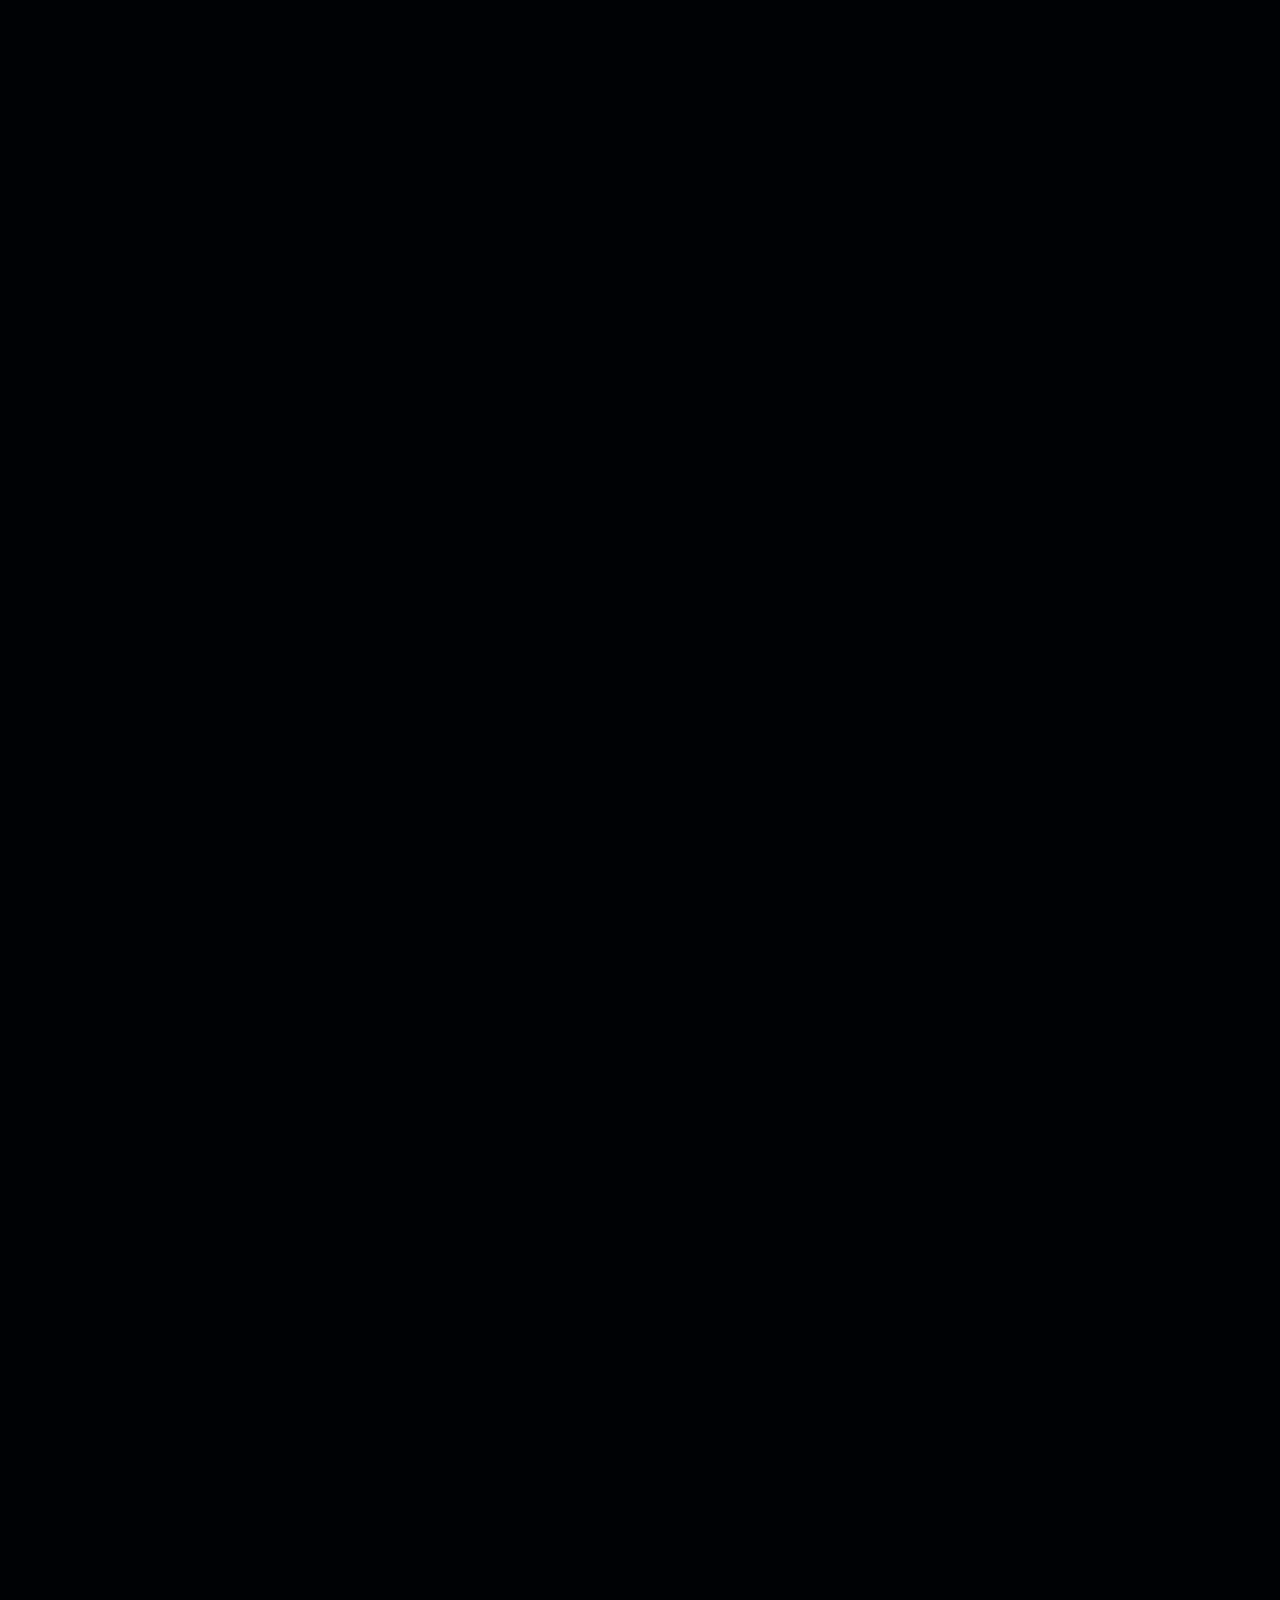
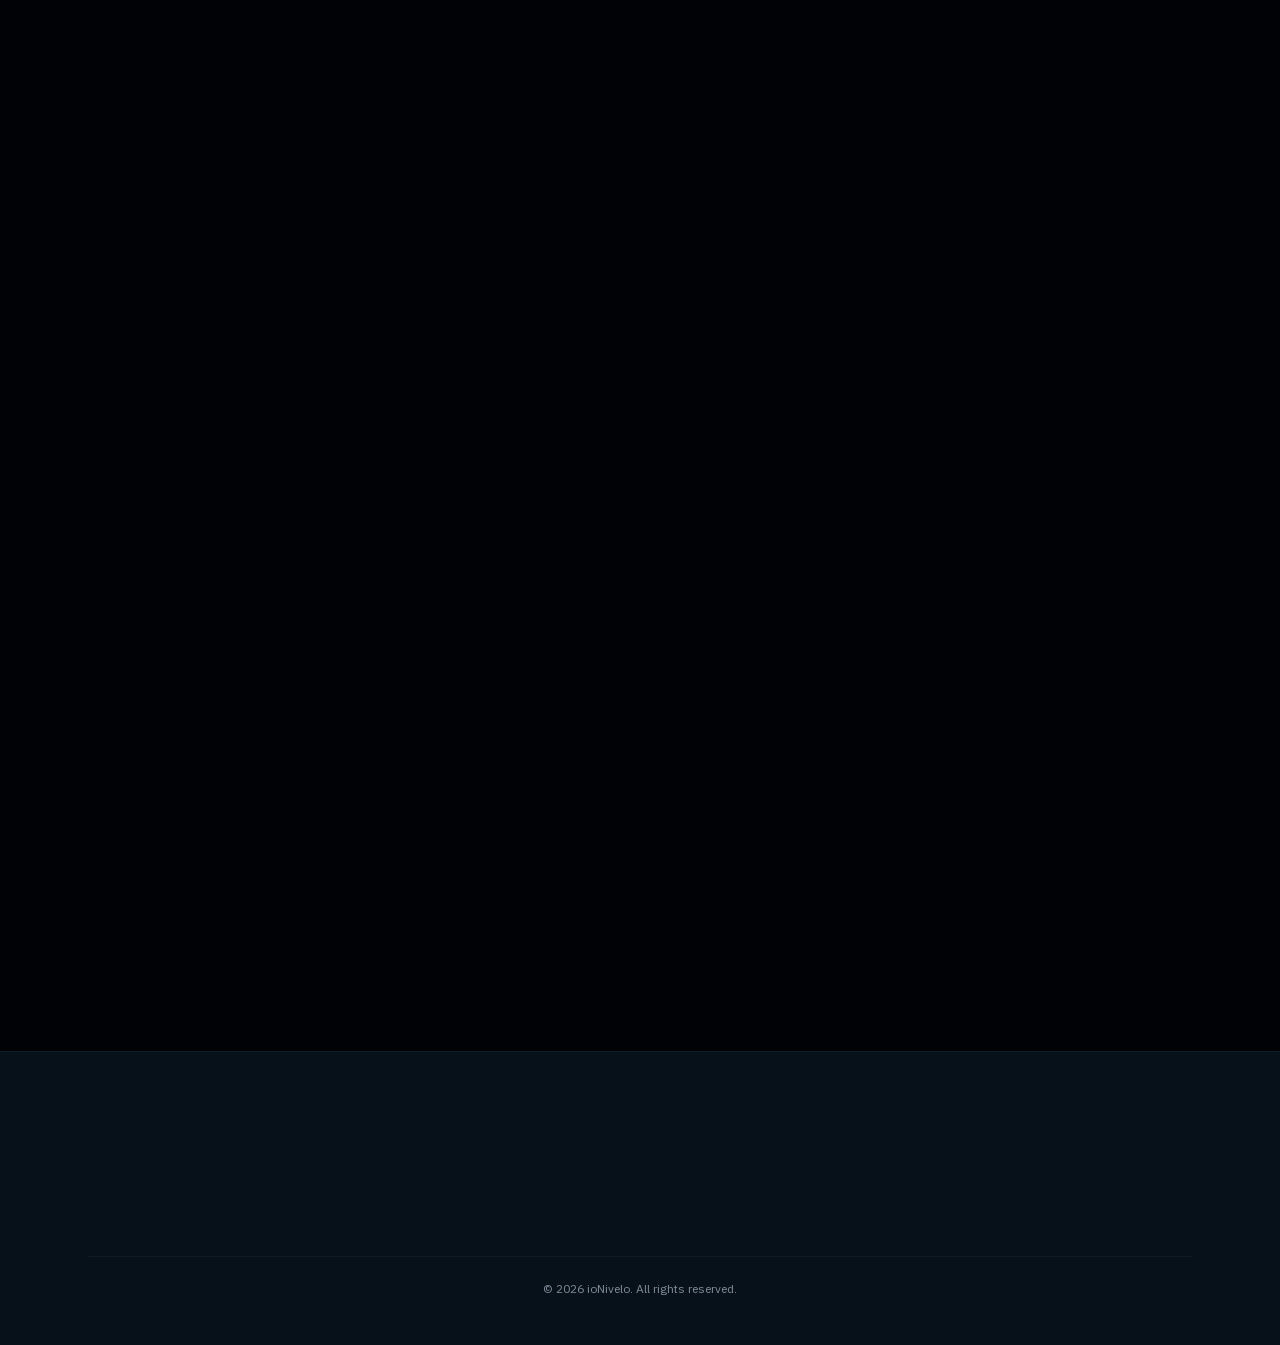
<file: the-device.html>
<!DOCTYPE html><html lang="en" class="sora_a0f6d12b-module__CYZJbq__variable ibm_plex_sans_6c86af97-module__p1WIlW__variable ibm_plex_mono_1500042d-module__4tePKq__variable h-full"><head><meta charSet="utf-8"/><meta name="viewport" content="width=device-width, initial-scale=1"/><link rel="preload" href="/_next/static/media/03fc1b4a8d284b5e-s.p.0wiir8udbzjvx.woff2" as="font" crossorigin="" type="font/woff2"/><link rel="preload" href="/_next/static/media/523e14d07aba6dd5-s.p.264uvk3dqe3tq.woff2" as="font" crossorigin="" type="font/woff2"/><link rel="preload" href="/_next/static/media/99e609270109b47d-s.p.40sczeszzbjw1.woff2" as="font" crossorigin="" type="font/woff2"/><link rel="preload" as="image" href="/brand/ionivelo-wordmark.png"/><link rel="stylesheet" href="/_next/static/chunks/0g95owq8lqc8b.css" data-precedence="next"/><link rel="preload" as="script" fetchPriority="low" href="/_next/static/chunks/3s6nzrbk-8mnv.js"/><script src="/_next/static/chunks/3450qyhportkm.js" async=""></script><script src="/_next/static/chunks/1j_9b-l0n6u-t.js" async=""></script><script src="/_next/static/chunks/3iz8uv5b1jeri.js" async=""></script><script src="/_next/static/chunks/turbopack-0lfl71ip0tp02.js" async=""></script><script src="/_next/static/chunks/067owao1bl4r9.js" async=""></script><script src="/_next/static/chunks/0jjbjo67lw300.js" async=""></script><script src="/_next/static/chunks/3fntmmi971322.js" async=""></script><script src="/_next/static/chunks/0kpb-a1pe6_pr.js" async=""></script><title>The Device | ioNivelo</title><meta name="description" content="ioNivelo 4-channel relay controller with embedded MQTT broker, fan speed control, temperature sensor, and OTA updates."/><meta property="og:title" content="ioNivelo | Your wall switches keep working. With or without the internet."/><meta property="og:description" content="ioNivelo fits behind the switchboard you already have. Four channels, a real fan regulator, and an app that talks straight to the device on your home Wi-Fi, with no cloud in the middle."/><meta property="og:site_name" content="ioNivelo"/><meta property="og:locale" content="en_IN"/><meta property="og:image" content="https://ionivelo.github.io/opengraph-image?1ab5097d58c7bf8e"/><meta property="og:image:type" content="image/png"/><meta property="og:image:width" content="1200"/><meta property="og:image:height" content="630"/><meta property="og:image:alt" content="ioNivelo. Your home, smart. Your wiring, untouched."/><meta property="og:type" content="website"/><meta name="twitter:card" content="summary_large_image"/><meta name="twitter:title" content="ioNivelo | Your wall switches keep working. With or without the internet."/><meta name="twitter:description" content="ioNivelo fits behind the switchboard you already have. Four channels, a real fan regulator, and an app that talks straight to the device on your home Wi-Fi, with no cloud in the middle."/><meta name="twitter:image" content="https://ionivelo.github.io/opengraph-image?1ab5097d58c7bf8e"/><meta name="twitter:image:alt" content="ioNivelo. Your home, smart. Your wiring, untouched."/><meta name="twitter:image:type" content="image/png"/><meta name="twitter:image:width" content="1200"/><meta name="twitter:image:height" content="630"/><link rel="icon" href="/icon.png?icon.3u-vg726kopgk.png" sizes="512x512" type="image/png"/><link rel="apple-touch-icon" href="/apple-icon.png?apple-icon.26o-t_9uos_xq.png" sizes="180x180" type="image/png"/><meta name="next-size-adjust" content=""/><script>document.documentElement.dataset.js='1';(function(){var d=document.documentElement,hold=0;try{if(!sessionStorage.getItem('io-splash')){sessionStorage.setItem('io-splash','1');d.dataset.splash='1';hold=Date.now()+2000;setTimeout(function(){delete d.dataset.splash},2000+600);}}catch(err){}function run(){var wait=hold-Date.now();if(wait>0){setTimeout(run,wait);return}var els=document.querySelectorAll('.reveal:not([data-inview]),.reveal-kids>:not(.reveal-kids):not([data-inview])');var show=function(e){e.dataset.inview='1'};try{if(!window.IntersectionObserver||matchMedia('(prefers-reduced-motion: reduce)').matches){Array.prototype.forEach.call(els,show);return;}var io=new IntersectionObserver(function(entries){entries.forEach(function(en){if(en.isIntersecting){show(en.target);io.unobserve(en.target)}})},{threshold:0.15,rootMargin:'0px 0px -8% 0px'});Array.prototype.forEach.call(els,function(e){io.observe(e)});}catch(err){Array.prototype.forEach.call(els,show)}}window.__ioReveal=run;if(document.readyState!=='loading')run();else document.addEventListener('DOMContentLoaded',run);})();</script><script src="/_next/static/chunks/0cz1d0mv5g_q7.js" noModule=""></script></head><body class="min-h-full flex flex-col"><div hidden=""><!--$--><!--/$--></div><div class="splash" aria-hidden="true" style="--splash-hold:2000ms"><img alt="" width="880" height="245" decoding="async" data-nimg="1" class="splash__logo h-auto w-[220px] sm:w-[280px]" style="color:transparent" src="/brand/ionivelo-wordmark.png"/><span class="splash__line"></span></div><header class="reveal sticky top-0 z-50 border-b border-outline/50 bg-ground/80 backdrop-blur-xl [--rise:-8px]"><nav class="relative flex h-16 items-center justify-between px-6 lg:px-[4vw]"><a class="flex items-center" aria-label="ioNivelo home" href="/"><img alt="ioNivelo" width="880" height="245" decoding="async" data-nimg="1" class="h-9 w-auto" style="color:transparent" src="/brand/ionivelo-wordmark.png"/></a><ul class="absolute left-1/2 hidden -translate-x-1/2 items-center gap-8 md:flex"><li><a class="text-sm text-muted transition-colors hover:text-white" href="/how-it-works">How It Works</a></li><li><a class="text-sm text-muted transition-colors hover:text-white" href="/the-device">The Device</a></li><li><a class="text-sm text-muted transition-colors hover:text-white" href="/faq">FAQ</a></li><li><a class="text-sm text-muted transition-colors hover:text-white" href="/about">About</a></li></ul><div class="hidden md:block"><button type="button" class="inline-flex h-9 items-center rounded-full bg-cyan px-5 text-sm font-semibold text-ground transition-opacity hover:opacity-90">Get ioNivelo</button></div><button class="flex flex-col gap-1.5 md:hidden" aria-label="Toggle menu"><span class="block h-0.5 w-6 bg-white transition-transform "></span><span class="block h-0.5 w-6 bg-white transition-opacity "></span><span class="block h-0.5 w-6 bg-white transition-transform "></span></button></nav></header><main class="flex-1"><section class="relative py-20 sm:py-28 pt-24 sm:pt-32"><div class="mx-auto max-w-6xl px-6 reveal-kids"><span class="mb-4 inline-block rounded-full border border-outline px-3 py-1 text-xs font-medium uppercase tracking-wider text-cyan">The Device</span><h2 class="font-display text-3xl font-semibold tracking-tight text-white sm:text-4xl ">ioNivelo 4-Channel Controller</h2><p class="mt-4 max-w-2xl text-lg leading-relaxed text-muted ">A full embedded system, not a dumb relay. Its own broker, clock, memory, and brain, hiding behind your switchboard.</p></div></section><section class="relative py-20 sm:py-28 pt-0"><div class="mx-auto max-w-6xl px-6"><div class="reveal-kids grid gap-4 sm:grid-cols-2 lg:grid-cols-3"><div class="rounded-2xl border border-outline/50 bg-surface-card p-6"><h3 class="text-sm font-semibold text-white">Behind the switchboard</h3><p class="mt-2 text-sm leading-relaxed text-muted">Mounts inside your existing modular switchboard. Hides behind the switches you already use. No new holes, no new faceplates.</p></div><div class="rounded-2xl border border-outline/50 bg-surface-card p-6"><h3 class="text-sm font-semibold text-white">4 relay channels</h3><p class="mt-2 text-sm leading-relaxed text-muted">Each channel controls one appliance independently. Lights, fans, sockets: mix and match as you need.</p></div><div class="rounded-2xl border border-outline/50 bg-surface-card p-6"><h3 class="text-sm font-semibold text-white">Fan speed control</h3><p class="mt-2 text-sm leading-relaxed text-muted">3, 4, or 5 speed levels depending on your wiring. A rotary knob on the device remembers your last speed.</p></div><div class="rounded-2xl border border-outline/50 bg-surface-card p-6"><h3 class="text-sm font-semibold text-white">Temperature &amp; humidity</h3><p class="mt-2 text-sm leading-relaxed text-muted">Optional DHT11 sensor reads room climate. See readings in the app alongside your relay states.</p></div><div class="relative overflow-visible isolate " style="--electric-border-color:#00E1F5;border-radius:16px"><div aria-hidden="true" class="absolute top-1/2 left-1/2 -translate-x-1/2 -translate-y-1/2 pointer-events-none z-2"><canvas class="block"></canvas></div><div aria-hidden="true" class="absolute inset-0 rounded-[inherit] pointer-events-none z-0"><div class="absolute inset-0 rounded-[inherit] pointer-events-none" style="border:2px solid rgba(0, 225, 245, 0.6);filter:blur(1px)"></div><div class="absolute inset-0 rounded-[inherit] pointer-events-none" style="border:2px solid #00E1F5;filter:blur(4px)"></div><div class="absolute inset-0 rounded-[inherit] pointer-events-none z-[-1] scale-110 opacity-30" style="filter:blur(32px);background:linear-gradient(-30deg, #00E1F5, transparent, #00E1F5)"></div></div><div class="relative rounded-[inherit] z-1"><div class="rounded-2xl bg-surface-card p-6"><h3 class="text-sm font-semibold text-white">Embedded MQTT broker</h3><p class="mt-2 text-sm leading-relaxed text-muted">Each device runs its own MQTT broker on port 1883. No external hub needed. Local control works without internet.</p></div></div></div><div class="rounded-2xl border border-outline/50 bg-surface-card p-6"><h3 class="text-sm font-semibold text-white">OTA firmware updates</h3><p class="mt-2 text-sm leading-relaxed text-muted">SHA-256 verified updates delivered over the air. The device checks for updates and applies them with rollback protection.</p></div></div></div></section><section id="honest" class="relative py-20 sm:py-28 deferred"><div class="mx-auto max-w-6xl px-6 reveal-kids"><span class="mb-4 inline-block rounded-full border border-outline px-3 py-1 text-xs font-medium uppercase tracking-wider text-cyan">No small print</span><h2 class="font-display text-3xl font-semibold tracking-tight text-white sm:text-4xl ">The things we won&#x27;t pretend about.</h2><div class="mt-10 overflow-hidden rounded-2xl border border-outline"><dl><div class="grid gap-2 px-5 py-5 sm:grid-cols-[minmax(0,0.85fr)_minmax(0,1.15fr)] sm:gap-8 sm:px-7"><dt class="font-mono text-[13px] leading-relaxed text-warning">Away from home, it&#x27;s a check-in, not a push.</dt><dd class="text-sm leading-relaxed text-muted">The device asks for new instructions every 15 seconds. Worst case, about twenty seconds from tap to click. At home on your Wi-Fi it&#x27;s under a second.</dd></div><div class="grid gap-2 px-5 py-5 sm:grid-cols-[minmax(0,0.85fr)_minmax(0,1.15fr)] sm:gap-8 sm:px-7" style="border-top:1px solid var(--color-outline)"><dt class="font-mono text-[13px] leading-relaxed text-warning">The app can&#x27;t cold-start with the internet down.</dt><dd class="text-sm leading-relaxed text-muted">If it&#x27;s already open, local control keeps working. If you&#x27;d force-closed it, you&#x27;re back to the wall switch, which is exactly where you started, and it works.</dd></div><div class="grid gap-2 px-5 py-5 sm:grid-cols-[minmax(0,0.85fr)_minmax(0,1.15fr)] sm:gap-8 sm:px-7" style="border-top:1px solid var(--color-outline)"><dt class="font-mono text-[13px] leading-relaxed text-warning">We install it. You don&#x27;t.</dt><dd class="text-sm leading-relaxed text-muted">Your Wi-Fi is written into the unit and it&#x27;s fitted behind your board by our team. No QR codes, no pairing screen, no “device not found”.</dd></div><div class="grid gap-2 px-5 py-5 sm:grid-cols-[minmax(0,0.85fr)_minmax(0,1.15fr)] sm:gap-8 sm:px-7" style="border-top:1px solid var(--color-outline)"><dt class="font-mono text-[13px] leading-relaxed text-warning">Four channels per unit.</dt><dd class="text-sm leading-relaxed text-muted">Three lights and a fan, or four lights. Bigger board, second unit.</dd></div><div class="grid gap-2 px-5 py-5 sm:grid-cols-[minmax(0,0.85fr)_minmax(0,1.15fr)] sm:gap-8 sm:px-7" style="border-top:1px solid var(--color-outline)"><dt class="font-mono text-[13px] leading-relaxed text-warning">Toggle switches only.</dt><dd class="text-sm leading-relaxed text-muted">The old-style flip switches. Push-button switches double-toggle, so we swap them during the install.</dd></div><div class="grid gap-2 px-5 py-5 sm:grid-cols-[minmax(0,0.85fr)_minmax(0,1.15fr)] sm:gap-8 sm:px-7" style="border-top:1px solid var(--color-outline)"><dt class="font-mono text-[13px] leading-relaxed text-warning">Fan speed and schedules need the right hardware.</dt><dd class="text-sm leading-relaxed text-muted">Both are ESP32-only, and the fan needs the speed relays wired to your regulator. We confirm what your fan supports during the survey.</dd></div><div class="grid gap-2 px-5 py-5 sm:grid-cols-[minmax(0,0.85fr)_minmax(0,1.15fr)] sm:gap-8 sm:px-7" style="border-top:1px solid var(--color-outline)"><dt class="font-mono text-[13px] leading-relaxed text-warning">No app store listing yet.</dt><dd class="text-sm leading-relaxed text-muted">We put the app on your phone when we install, and update it for you until it&#x27;s listed.</dd></div></dl></div><p class="mt-4 max-w-2xl text-sm leading-relaxed text-faint">We&#x27;d rather you read this now than find it out later. If any of it is a dealbreaker, tell us on the call and we&#x27;ll say so honestly rather than sell you a box.</p></div></section><section class="relative py-20 sm:py-28 "><div class="mx-auto max-w-6xl px-6 reveal-kids"><span class="mb-4 inline-block rounded-full border border-outline px-3 py-1 text-xs font-medium uppercase tracking-wider text-cyan">Supported Platforms</span><h2 class="font-display text-3xl font-semibold tracking-tight text-white sm:text-4xl ">ESP32 and ESP8266</h2><p class="mt-4 max-w-2xl text-lg leading-relaxed text-muted ">The firmware runs on both platforms. ESP32 gets the full feature set including OTA, fan speed control, and scheduling. ESP8266 covers relay control and local MQTT.</p><div class="reveal-kids mt-8 grid gap-4 sm:grid-cols-2"><div class="relative overflow-visible isolate " style="--electric-border-color:#00E1F5;border-radius:16px"><div aria-hidden="true" class="absolute top-1/2 left-1/2 -translate-x-1/2 -translate-y-1/2 pointer-events-none z-2"><canvas class="block"></canvas></div><div aria-hidden="true" class="absolute inset-0 rounded-[inherit] pointer-events-none z-0"><div class="absolute inset-0 rounded-[inherit] pointer-events-none" style="border:2px solid rgba(0, 225, 245, 0.6);filter:blur(1px)"></div><div class="absolute inset-0 rounded-[inherit] pointer-events-none" style="border:2px solid #00E1F5;filter:blur(4px)"></div><div class="absolute inset-0 rounded-[inherit] pointer-events-none z-[-1] scale-110 opacity-30" style="filter:blur(32px);background:linear-gradient(-30deg, #00E1F5, transparent, #00E1F5)"></div></div><div class="relative rounded-[inherit] z-1"><div class="rounded-2xl bg-surface-card p-6"><h3 class="font-mono text-sm font-semibold text-cyan">ESP32</h3><ul class="mt-3 space-y-1 text-sm text-muted"><li>4 relay channels</li><li>4 wall switch inputs</li><li>Fan speed control (3-5 levels)</li><li>DHT11 temperature &amp; humidity</li><li>OTA firmware updates</li><li>Device-resident schedules (up to 10)</li><li>Embedded MQTT broker</li></ul></div></div></div><div class="rounded-2xl border border-outline/50 bg-surface-card p-6"><h3 class="font-mono text-sm font-semibold text-cyan">ESP8266</h3><ul class="mt-3 space-y-1 text-sm text-muted"><li>4 relay channels</li><li>4 wall switch inputs</li><li>Embedded MQTT broker</li><li>Cloud state reporting</li><li>Offline queue with retry</li></ul><p class="mt-3 text-xs text-faint">Fan speed, OTA, and schedules are ESP32-only features.</p></div></div></div></section><!--$--><!--/$--></main><footer class="border-t border-outline/50 bg-surface-sunken"><div class="mx-auto max-w-6xl px-6 py-12"><div class="reveal-kids grid gap-8 sm:grid-cols-2 md:grid-cols-4"><div><a class="inline-flex" aria-label="ioNivelo home" href="/"><img alt="ioNivelo" loading="lazy" width="880" height="245" decoding="async" data-nimg="1" class="h-9 w-auto" style="color:transparent" src="/brand/ionivelo-wordmark.png"/></a><p class="mt-3 text-sm leading-relaxed text-muted">Your home, smart. Your wiring, untouched.</p></div><div><h4 class="mb-3 text-xs font-semibold uppercase tracking-wider text-faint">Product</h4><ul class="space-y-2"><li><a class="text-sm text-muted transition-colors hover:text-white" href="/how-it-works">How It Works</a></li><li><a class="text-sm text-muted transition-colors hover:text-white" href="/the-device">The Device</a></li><li><a class="text-sm text-muted transition-colors hover:text-white" href="/faq">FAQ</a></li></ul></div><div><h4 class="mb-3 text-xs font-semibold uppercase tracking-wider text-faint">Company</h4><ul class="space-y-2"><li><a class="text-sm text-muted transition-colors hover:text-white" href="/about">About</a></li><li><a class="text-sm text-muted transition-colors hover:text-white" href="/book">Contact</a></li></ul></div><div><h4 class="mb-3 text-xs font-semibold uppercase tracking-wider text-faint">Legal</h4><ul class="space-y-2"><li><a class="text-sm text-muted transition-colors hover:text-white" href="/privacy">Privacy Policy</a></li><li><a class="text-sm text-muted transition-colors hover:text-white" href="/terms">Terms of Service</a></li></ul></div></div><div class="mt-10 border-t border-outline/50 pt-6 text-center text-xs text-faint">© <!-- -->2026<!-- --> ioNivelo. All rights reserved.</div></div></footer><dialog aria-labelledby="inquiry-title" class="m-auto w-[calc(100%-2rem)] max-w-lg rounded-2xl border border-outline bg-surface p-0 text-white shadow-2xl backdrop:bg-ground/80 backdrop:backdrop-blur-sm animate-inquiry-in"></dialog><script src="/_next/static/chunks/3s6nzrbk-8mnv.js" id="_R_" async=""></script><script>(self.__next_f=self.__next_f||[]).push([0])</script><script>self.__next_f.push([1,"1:\"$Sreact.fragment\"\n3:I[5500,[\"/_next/static/chunks/067owao1bl4r9.js\",\"/_next/static/chunks/0jjbjo67lw300.js\"],\"Image\"]\n4:I[59095,[\"/_next/static/chunks/067owao1bl4r9.js\",\"/_next/static/chunks/0jjbjo67lw300.js\"],\"Reveal\"]\n5:I[30491,[\"/_next/static/chunks/067owao1bl4r9.js\",\"/_next/static/chunks/0jjbjo67lw300.js\"],\"InquiryProvider\"]\n6:I[70119,[\"/_next/static/chunks/067owao1bl4r9.js\",\"/_next/static/chunks/0jjbjo67lw300.js\"],\"Header\"]\n7:I[39756,[\"/_next/static/chunks/3fntmmi971322.js\"],\"default\"]\n8:I[37457,[\"/_next/static/chunks/3fntmmi971322.js\"],\"default\"]\n9:I[22016,[\"/_next/static/chunks/067owao1bl4r9.js\",\"/_next/static/chunks/0jjbjo67lw300.js\"],\"\"]\n13:I[68027,[\"/_next/static/chunks/067owao1bl4r9.js\",\"/_next/static/chunks/0jjbjo67lw300.js\"],\"default\",1]\n:HL[\"/_next/static/chunks/0g95owq8lqc8b.css\",\"style\"]\n:HL[\"/_next/static/media/03fc1b4a8d284b5e-s.p.0wiir8udbzjvx.woff2\",\"font\",{\"crossOrigin\":\"\",\"type\":\"font/woff2\"}]\n:HL[\"/_next/static/media/523e14d07aba6dd5-s.p.264uvk3dqe3tq.woff2\",\"font\",{\"crossOrigin\":\"\",\"type\":\"font/woff2\"}]\n:HL[\"/_next/static/media/99e609270109b47d-s.p.40sczeszzbjw1.woff2\",\"font\",{\"crossOrigin\":\"\",\"type\":\"font/woff2\"}]\n2:T445,document.documentElement.dataset.js='1';(function(){var d=document.documentElement,hold=0;try{if(!sessionStorage.getItem('io-splash')){sessionStorage.setItem('io-splash','1');d.dataset.splash='1';hold=Date.now()+2000;setTimeout(function(){delete d.dataset.splash},2000+600);}}catch(err){}function run(){var wait=hold-Date.now();if(wait\u003e0){setTimeout(run,wait);return}var els=document.querySelectorAll('.reveal:not([data-inview]),.reveal-kids\u003e:not(.reveal-kids):not([data-inview])');var show=function(e){e.dataset.inview='1'};try{if(!window.IntersectionObserver||matchMedia('(prefers-reduced-motion: reduce)').matches){Array.prototype.forEach.call(els,show);return;}var io=new IntersectionObserver(function(entries){entries.forEach(function(en){if(en.isIntersecting){show(en.target);io.unobserve(en.target)}})},{threshold:0.15,rootMargin:'0px 0px -8% 0px'});Array.prototype.forEach.call(els,function(e){io.observe(e)});}catch(err){Array.prototype.forEach.call(els,show)}}window.__ioReveal=run;if(document.readyState!=='loading')run();else document.addEventListener('DOMContentLoaded',run);})();11:X\n0:{\"P\":null,\"c\":[\"\",\"the-device\"],\"q\":\"\",\"i\":false,\"f\":[[[\"\",{\"children\":[\"the-device\",{\"children\":[\"__PAGE__\",{},\"$undefined\",\"$undefined\",4608]},\"$undefined\",\"$undefined\",4608]},\"$undefined\",\"$undefined\",4624],[[\"$\",\"$1\",\"c\",{\"children\":[[[\"$\",\"link\",\"0\",{\"rel\":\"stylesheet\",\"href\":\"/_next/static/chunks/0g95owq8lqc8b.css\",\"precedence\":\"next\",\"crossOrigin\":\"$undefined\",\"nonce\":\"$undefined\"}],[\"$\",\"script\",\"script-0\",{\"src\":\"/_next/static/chunks/067owao1bl4r9.js\",\"async\":true,\"nonce\":\"$undefined\"}],[\"$\",\"script\",\"script-1\",{\"src\":\"/_next/static/chunks/0jjbjo67lw300.js\",\"async\":true,\"nonce\":\"$undefined\"}]],[\"$\",\"html\",null,{\"lang\":\"en\",\"suppressHydrationWarning\":true,\"className\":\"sora_a0f6d12b-module__CYZJbq__variable ibm_plex_sans_6c86af97-module__p1WIlW__variable ibm_plex_mono_1500042d-module__4tePKq__variable h-full\",\"children\":[[\"$\",\"head\",null,{\"children\":[\"$\",\"script\",null,{\"dangerouslySetInnerHTML\":{\"__html\":\"$2\"}}]}],[\"$\",\"body\",null,{\"className\":\"min-h-full flex flex-col\",\"children\":[[\"$\",\"div\",null,{\"className\":\"splash\",\"aria-hidden\":\"true\",\"style\":{\"--splash-hold\":\"2000ms\"},\"children\":[[\"$\",\"$L3\",null,{\"src\":\"/brand/ionivelo-wordmark.png\",\"alt\":\"\",\"width\":880,\"height\":245,\"priority\":true,\"className\":\"splash__logo h-auto w-[220px] sm:w-[280px]\"}],[\"$\",\"span\",null,{\"className\":\"splash__line\"}]]}],[\"$\",\"$L4\",null,{}],[\"$\",\"$L5\",null,{\"children\":[[\"$\",\"$L6\",null,{}],[\"$\",\"main\",null,{\"className\":\"flex-1\",\"children\":[\"$\",\"$L7\",null,{\"parallelRouterKey\":\"children\",\"error\":\"$undefined\",\"errorStyles\":\"$undefined\",\"errorScripts\":\"$undefined\",\"template\":[\"$\",\"$L8\",null,{}],\"templateStyles\":\"$undefined\",\"templateScripts\":\"$undefined\",\"notFound\":[[[\"$\",\"title\",null,{\"children\":\"404: This page could not be found.\"}],[\"$\",\"div\",null,{\"style\":{\"fontFamily\":\"system-ui,\\\"Segoe UI\\\",Roboto,Helvetica,Arial,sans-serif,\\\"Apple Color Emoji\\\",\\\"Segoe UI Emoji\\\"\",\"height\":\"100vh\",\"textAlign\":\"center\",\"display\":\"flex\",\"flexDirection\":\"column\",\"alignItems\":\"center\",\"justifyContent\":\"center\"},\"children\":[\"$\",\"div\",null,{\"children\":[[\"$\",\"style\",null,{\"dangerouslySetInnerHTML\":{\"__html\":\"body{color:#000;background:#fff;margin:0}.next-error-h1{border-right:1px solid rgba(0,0,0,.3)}@media (prefers-color-scheme:dark){body{color:#fff;background:#000}.next-error-h1{border-right:1px solid rgba(255,255,255,.3)}}\"}}],[\"$\",\"h1\",null,{\"className\":\"next-error-h1\",\"style\":{\"display\":\"inline-block\",\"margin\":\"0 20px 0 0\",\"padding\":\"0 23px 0 0\",\"fontSize\":24,\"fontWeight\":500,\"verticalAlign\":\"top\",\"lineHeight\":\"49px\"},\"children\":404}],[\"$\",\"div\",null,{\"style\":{\"display\":\"inline-block\"},\"children\":[\"$\",\"h2\",null,{\"style\":{\"fontSize\":14,\"fontWeight\":400,\"lineHeight\":\"49px\",\"margin\":0},\"children\":\"This page could not be found.\"}]}]]}]}]],[]],\"forbidden\":\"$undefined\",\"unauthorized\":\"$undefined\"}]}],[\"$\",\"footer\",null,{\"className\":\"border-t border-outline/50 bg-surface-sunken\",\"children\":[\"$\",\"div\",null,{\"className\":\"mx-auto max-w-6xl px-6 py-12\",\"children\":[[\"$\",\"div\",null,{\"className\":\"reveal-kids grid gap-8 sm:grid-cols-2 md:grid-cols-4\",\"children\":[[\"$\",\"div\",null,{\"children\":[[\"$\",\"$L9\",null,{\"href\":\"/\",\"className\":\"inline-flex\",\"aria-label\":\"ioNivelo home\",\"children\":[\"$\",\"$L3\",null,{\"src\":\"/brand/ionivelo-wordmark.png\",\"alt\":\"ioNivelo\",\"width\":880,\"height\":245,\"className\":\"h-9 w-auto\"}]}],\"$La\"]}],\"$Lb\",\"$Lc\",\"$Ld\"]}],\"$Le\"]}]}]]}]]}]]}]]}],{\"children\":[\"$Lf\",{\"children\":[\"$L10\",{},null,false,null]},null,false,\"$11\"]},null,false,null],\"$L12\",false]],\"m\":\"$undefined\",\"G\":[\"$13\",[\"$L14\"]],\"S\":true,\"h\":null,\"r\":\"$undefined\",\"s\":\"$undefined\",\"a\":\"$undefined\",\"l\":\"$undefined\",\"p\":\"$undefined\",\"d\":\"$undefined\",\"b\":\"CBli7TTbTMPT04a5ZgJDa\"}\n15:I[65340,[\"/_next/static/chunks/067owao1bl4r9.js\",\"/_next/static/chunks/0jjbjo67lw300.js\",\"/_next/static/chunks/0kpb-a1pe6_pr.js\"],\"ElectricBorder\"]\n1b:I[97367,[\"/_next/static/chunks/3fntmmi971322.js\"],\"ViewportBoundary\"]\n1d:I[97367,[\"/_next/static/chunks/3fntmmi971322.js\"],\"MetadataBoundary\"]\n1e:\"$Sreact.suspense\"\na:[\"$\",\"p\",null,{\"className\":\"mt-3 text-sm leading-relaxed text-muted\",\"children\":\"Your home, smart. Your wiring, untouched.\"}]\nb:[\"$\",\"div\",null,{\"children\":[[\"$\",\"h4\",null,{\"className\":\"mb-3 text-xs font-semibold uppercase tracking-wider text-faint\",\"children\":\"Product\"}],[\"$\",\"ul\",null,{\"className\":\"space-y-2\",\"children\":[[\"$\",\"li\",\"/how-it-works\",{\"children\":[\"$\",\"$L9\",null,{\"href\":\"/how-it-works\",\"className\":\"text-sm text-muted transition-colors hover:text-white\",\"children\":\"How It Works\"}]}],[\"$\",\"li\",\"/the-device\",{\"children\":[\"$\",\"$L9\",null,{\"href\":\"/the-device\",\"className\":\"text-sm text-muted transition-colors hover:text-white\",\"children\":\"The Device\"}]}],[\"$\",\"li\",\"/faq\",{\"children\":[\"$\",\"$L9\",null,{\"href\":\"/faq\",\"className\":\"text-sm text-muted transition-colors hover:text-white\",\"children\":\"FAQ\"}]}]]}]]}]\nc:[\"$\",\"div\",null,{\"children\":[[\"$\",\"h4\",null,{\"className\":\"mb-3 text-xs font-semibold uppercase tracking-wider text-faint\",\"children\":\"Company\"}],[\"$\",\"ul\",null,{\"className\":\"space-y-2\",\"children\":[[\"$\",\"li\",\"/about\",{\"children\":[\"$\",\"$L9\",null,{\"href\":\"/about\",\"className\":\"text-sm text-muted transition-colors hover:text-white\",\"children\":\"About\"}]}],[\"$\",\"li\",\"/book\",{\"children\":[\"$\",\"$L9\",null,{\"href\":\"/book\",\"className\":\"text-sm text-muted transition-colors hover:text-white\",\"children\":\"Contact\"}]}]]}]]}]\nd:[\"$\",\"div\",null,{\"children\":[[\"$\",\"h4\",null,{\"className\":\"mb-3 text-xs font-semibold uppercase tracking-wider text-faint\",\"children\":\"Legal\"}],[\"$\",\"ul\",null,{\"className\":\"space-y-2\",\"children\":[[\"$\",\"li\",\"/privacy\",{\"children\":[\"$\",\"$L9\",null,{\"href\":\"/privacy\",\"className\":\"text-sm text-muted transition-colors hover:text-white\",\"children\":\"Privacy Policy\"}]}],[\"$\",\"li\",\"/terms\",{\"children\":[\"$\",\"$L9\",null,{\"href\":\"/terms\",\"className\":\"text-sm text-muted transition-colors hover:text-white\",\"children\":\"Terms of Service\"}]}]]}]]}]\ne:[\"$\",\"div\",null,{\"className\":\"mt-10 border-t border-outline/50 pt-6 text-center text-xs text-faint\",\"children\":[\"© \",2026,\" ioNivelo. All rights reserved.\"]}]\nf:[\"$\",\"$1\",\"c\",{\"children\":[null,[\"$\",\"$L7\",null,{\"parallelRouterKey\":\"children\",\"error\":\"$undefined\",\"errorStyles\":\"$undefined\",\"errorScripts\":\"$undefined\",\"template\":[\"$\",\"$L8\",null,{}],\"templateStyles\":\"$undefined\",\"templateScripts\":\"$undefined\",\"notFound\":\"$undefined\",\"forbidden\":\"$undefined\",\"unauthorized\":\"$undefined\"}]]}]\n10:[\"$\",\"$1\",\"c\",{\"children\":[[[\"$\",\"section\",null,{\"id\":\"$undefined\",\"className\":\"relative py-20 sm:py-28 pt-24 sm:pt-32\",\"children\":[\"$\",\"div\",null,{\"className\":\"mx-auto max-w-6xl px-6 reveal-kids\",\"children\":[[\"$\",\"span\",null,{\"className\":\"mb-4 inline-block rounded-full border border-outline px-3 py-1 text-xs font-medium uppercase tracking-wider text-cyan\",\"children\":\"The Device\"}],[\"$\",\"h2\",null,{\"className\":\"font-display text-3xl font-semibold tracking-tight text-white sm:text-4xl \",\"children\":\"ioNivelo 4-Channel Controller\"}],[\"$\",\"p\",null,{\"className\":\"mt-4 max-w-2xl text-lg leading-relaxed text-muted \",\"children\":\"A full embedded system, not a dumb relay. Its own broker, clock, memory, and brain, hiding behind your switchboard.\"}]]}]}],[\"$\",\"section\",null,{\"id\":\"$undefined\",\"className\":\"relative py-20 sm:py-28 pt-0\",\"children\":[\"$\",\"div\",null,{\"className\":\"mx-auto max-w-6xl px-6\",\"children\":[\"$\",\"div\",null,{\"className\":\"reveal-kids grid gap-4 sm:grid-cols-2 lg:grid-cols-3\",\"children\":[[\"$\",\"div\",\"Behind the switchboard\",{\"className\":\"rounded-2xl border border-outline/50 bg-surface-card p-6\",\"children\":[[\"$\",\"h3\",null,{\"className\":\"text-sm font-semibold text-white\",\"children\":\"Behind the switchboard\"}],[\"$\",\"p\",null,{\"className\":\"mt-2 text-sm leading-relaxed text-muted\",\"children\":\"Mounts inside your existing modular switchboard. Hides behind the switches you already use. No new holes, no new faceplates.\"}]]}],[\"$\",\"div\",\"4 relay channels\",{\"className\":\"rounded-2xl border border-outline/50 bg-surface-card p-6\",\"children\":[[\"$\",\"h3\",null,{\"className\":\"text-sm font-semibold text-white\",\"children\":\"4 relay channels\"}],[\"$\",\"p\",null,{\"className\":\"mt-2 text-sm leading-relaxed text-muted\",\"children\":\"Each channel controls one appliance independently. Lights, fans, sockets: mix and match as you need.\"}]]}],[\"$\",\"div\",\"Fan speed control\",{\"className\":\"rounded-2xl border border-outline/50 bg-surface-card p-6\",\"children\":[[\"$\",\"h3\",null,{\"className\":\"text-sm font-semibold text-white\",\"children\":\"Fan speed control\"}],[\"$\",\"p\",null,{\"className\":\"mt-2 text-sm leading-relaxed text-muted\",\"children\":\"3, 4, or 5 speed levels depending on your wiring. A rotary knob on the device remembers your last speed.\"}]]}],[\"$\",\"div\",\"Temperature \u0026 humidity\",{\"className\":\"rounded-2xl border border-outline/50 bg-surface-card p-6\",\"children\":[[\"$\",\"h3\",null,{\"className\":\"text-sm font-semibold text-white\",\"children\":\"Temperature \u0026 humidity\"}],[\"$\",\"p\",null,{\"className\":\"mt-2 text-sm leading-relaxed text-muted\",\"children\":\"Optional DHT11 sensor reads room climate. See readings in the app alongside your relay states.\"}]]}],[\"$\",\"$L15\",\"Embedded MQTT broker\",{\"children\":[\"$\",\"div\",null,{\"className\":\"rounded-2xl bg-surface-card p-6\",\"children\":[[\"$\",\"h3\",null,{\"className\":\"text-sm font-semibold text-white\",\"children\":\"Embedded MQTT broker\"}],[\"$\",\"p\",null,{\"className\":\"mt-2 text-sm leading-relaxed text-muted\",\"children\":\"Each device runs its own MQTT broker on port 1883. No external hub needed. Local control works without internet.\"}]]}]}],[\"$\",\"div\",\"OTA firmware updates\",{\"className\":\"rounded-2xl border border-outline/50 bg-surface-card p-6\",\"children\":[[\"$\",\"h3\",null,{\"className\":\"text-sm font-semibold text-white\",\"children\":\"OTA firmware updates\"}],[\"$\",\"p\",null,{\"className\":\"mt-2 text-sm leading-relaxed text-muted\",\"children\":\"SHA-256 verified updates delivered over the air. The device checks for updates and applies them with rollback protection.\"}]]}]]}]}]}],[\"$\",\"section\",null,{\"id\":\"honest\",\"className\":\"relative py-20 sm:py-28 deferred\",\"children\":[\"$\",\"div\",null,{\"className\":\"mx-auto max-w-6xl px-6 reveal-kids\",\"children\":[[\"$\",\"span\",null,{\"className\":\"mb-4 inline-block rounded-full border border-outline px-3 py-1 text-xs font-medium uppercase tracking-wider text-cyan\",\"children\":\"No small print\"}],[\"$\",\"h2\",null,{\"className\":\"font-display text-3xl font-semibold tracking-tight text-white sm:text-4xl \",\"children\":\"The things we won't pretend about.\"}],\"$L16\",\"$L17\"]}]}],\"$L18\"],[\"$L19\"],\"$L1a\"]}]\n12:[\"$\",\"$1\",\"h\",{\"children\":[null,[\"$\",\"$L1b\",null,{\"children\":\"$L1c\"}],[\"$\",\"div\",null,{\"hidden\":true,\"children\":[\"$\",\"$L1d\",null,{\"children\":[\"$\",\"$1e\",null,{\"name\":\"Next.Metadata\",\"children\":\"$L1f\"}]}]}],[\"$\",\"meta\",null,{\"name\":\"next-size-adjust\",\"content\":\"\"}]]}]\n14:[\"$\",\"link\",\"0\",{\"rel\":\"stylesheet\",\"href\":\"/_next/static/chunks/0g95owq8lqc8b.css\",\"precedence\":\"next\",\"crossOrigin\":\"$undefined\",\"nonce\":\"$undefined\"}]\n21:I[97367,[\"/_next/static/chunks/3fntmmi971322.js\"],\"OutletBoundary\"]\n11:C\n16:[\"$\",\"div\",null,{\"className\":\"mt-10 overflow-hidden rounded-2xl border border-outline\",\"children\":[\"$\",\"dl\",null,{\"children\":[[\"$\",\"div\",\"Away from home, it's a check-in, not a push.\",{\"className\":\"grid gap-2 px-5 py-5 sm:grid-cols-[minmax(0,0.85fr)_minmax(0,1.15fr)] sm:gap-8 sm:px-7\",\"style\":{\"borderTop\":\"$undefined\"},\"children\":[[\"$\",\"dt\",null,{\"className\":\"font-mono text-[13px] leading-relaxed text-warning\",\"children\":\"Away from home, it's a check-in, not a push.\"}],[\"$\",\"dd\",null,{\"className\":\"text-sm leading-relaxed text-muted\",\"children\":\"The device asks for new instructions every 15 seconds. Worst case, about twenty seconds from tap to click. At home on your Wi-Fi it's under a second.\"}]]}],[\"$\",\"div\",\"The app can't cold-start with the internet down.\",{\"className\":\"grid gap-2 px-5 py-5 sm:grid-cols-[minmax(0,0.85fr)_minmax(0,1.15fr)] sm:gap-8 sm:px-7\",\"style\":{\"borderTop\":\"1px solid var(--color-outline)\"},\"children\":[[\"$\",\"dt\",null,{\"className\":\"font-mono text-[13px] leading-relaxed text-warning\",\"children\":\"The app can't cold-start with the internet down.\"}],[\"$\",\"dd\",null,{\"className\":\"text-sm leading-relaxed text-muted\",\"children\":\"If it's already open, local control keeps working. If you'd force-closed it, you're back to the wall switch, which is exactly where you started, and it works.\"}]]}],[\"$\",\"div\",\"We install it. You don't.\",{\"className\":\"grid gap-2 px-5 py-5 sm:grid-cols-[minmax(0,0.85fr)_minmax(0,1.15fr)] sm:gap-8 sm:px-7\",\"style\":{\"borderTop\":\"1px solid var(--color-outline)\"},\"children\":[[\"$\",\"dt\",null,{\"className\":\"font-mono text-[13px] leading-relaxed text-warning\",\"children\":\"We install it. You don't.\"}],[\"$\",\"dd\",null,{\"className\":\"text-sm leading-relaxed text-muted\",\"children\":\"Your Wi-Fi is written into the unit and it's fitted behind your board by our team. No QR codes, no pairing screen, no “device not found”.\"}]]}],[\"$\",\"div\",\"Four channels per unit.\",{\"className\":\"grid gap-2 px-5 py-5 sm:grid-cols-[minmax(0,0.85fr)_minmax(0,1.15fr)] sm:gap-8 sm:px-7\",\"style\":{\"borderTop\":\"1px solid var(--color-outline)\"},\"children\":[[\"$\",\"dt\",null,{\"className\":\"font-mono text-[13px] leading-relaxed text-warning\",\"children\":\"Four channels per unit.\"}],[\"$\",\"dd\",null,{\"className\":\"text-sm leading-relaxed text-muted\",\"children\":\"Three lights and a fan, or four lights. Bigger board, second unit.\"}]]}],[\"$\",\"div\",\"Toggle switches only.\",{\"className\":\"grid gap-2 px-5 py-5 sm:grid-cols-[minmax(0,0.85fr)_minmax(0,1.15fr)] sm:gap-8 sm:px-7\",\"style\":{\"borderTop\":\"1px solid var(--color-outline)\"},\"children\":[[\"$\",\"dt\",null,{\"className\":\"font-mono text-[13px] leading-relaxed text-warning\",\"children\":\"Toggle switches only.\"}],[\"$\",\"dd\",null,{\"className\":\"text-sm leading-relaxed text-muted\",\"children\":\"The old-style flip switches. Push-button switches double-toggle, so we swap them during the install.\"}]]}],[\"$\",\"div\",\"Fan speed and schedules need the right hardware.\",{\"className\":\"grid gap-2 px-5 py-5 sm:grid-cols-[minmax(0,0.85fr)_minmax(0,1.15fr)] sm:gap-8 sm:px-7\",\"style\":{\"borderTop\":\"1px solid var(--color-outline)\"},\"children\":[[\"$\",\"dt\",null,{\"className\":\"font-mono text-[13px] leading-relaxed text-warning\",\"children\":\"Fan speed and schedules need the right hardware.\"}],[\"$\",\"dd\",null,{\"className\":\"text-sm leading-relaxed text-muted\",\"children\":\"Both are ESP32-only, and the fan needs the speed relays wired to your regulator. We confirm what your fan supports during the survey.\"}]]}],[\"$\",\"div\",\"No app store listing yet.\",{\"className\":\"grid gap-2 px-5 py-5 sm:grid-cols-[minmax(0,0.85fr)_minmax(0,1.15fr)] sm:gap-8 sm:px-7\",\"style\":{\"borderTop\":\"1px solid var(--color-outline)\"},\"children\":[[\"$\",\"dt\",null,{\"className\":\"font-mono text-[13px] leading-relaxed text-warning\",\"children\":\"No app store listing yet.\"}],\"$L20\"]}]]}]}]\n17:[\"$\",\"p\",null,{\"className\":\"mt-4 max-w-2xl text-sm leading-relaxed text-faint\",\"children\":\"We'd rather you read this now than find it out later. If any of it is a dealbreaker, tell us on the call and we'll say so honestly rather than sell you a box.\"}]\n18:[\"$\",\"section\",null,{\"id\":\"$undefined\",\"className\":\"relative py-20 sm:py-28 \",\"children\":[\"$\",\"div\",null,{\"className\":\"mx-auto max-w-6xl px-6 reveal-kids\",\"children\":[[\"$\",\"span\",null,{\"className\":\"mb-4 inline-block rounded-full border border-outline px-3 py-1 text-xs font-medium uppercase tracking-wider text-cyan\",\"children\":\"Supported Platforms\"}],[\"$\",\"h2\",null,{\"className\":\"font-display text-3xl font-semibold tracking-tight text-white sm:text-4xl \",\"children\":\"ESP32 and ESP8266\"}],[\"$\",\"p\",null,{\"className\":\"mt-4 max-w-2xl text-lg leading-relaxed text-muted \",\"children\":\"The firmware runs on both platforms. ESP32 gets the full feature set including OTA, fan speed control, and scheduling. ESP8266 covers relay control and local MQTT.\"}],[\"$\",\"div\",null,{\"className\":\"reveal-kids mt-8 grid gap-4 sm:grid-cols-2\",\"children\":[[\"$\",\"$L15\",null,{\"children\":[\"$\",\"div\",null,{\"className\":\"rounded-2xl bg-surface-card p-6\",\"children\":[[\"$\",\"h3\",null,{\"className\":\"font-mono text-sm font-semibold text-cyan\",\"children\":\"ESP32\"}],[\"$\",\"ul\",null,{\"className\":\"mt-3 space-y-1 text-sm text-muted\",\"children\":[[\"$\",\"li\",null,{\"children\":\"4 relay channels\"}],[\"$\",\"li\",null,{\"children\":\"4 wall switch inputs\"}],[\"$\",\"li\",null,{\"children\":\"Fan speed control (3-5 levels)\"}],[\"$\",\"li\",null,{\"children\":\"DHT11 temperature \u0026 humidity\"}],[\"$\",\"li\",null,{\"children\":\"OTA firmware updates\"}],[\"$\",\"li\",null,{\"children\":\"Device-resident schedules (up to 10)\"}],[\"$\",\"li\",null,{\"children\":\"Embedded MQTT broker\"}]]}]]}]}],[\"$\",\"div\",null,{\"className\":\"rounded-2xl border border-outline/50 bg-surface-card p-6\",\"children\":[[\"$\",\"h3\",null,{\"className\":\"font-mono text-sm font-semibold text-cyan\",\"children\":\"ESP8266\"}],[\"$\",\"ul\",null,{\"className\":\"mt-3 space-y-1 text-sm text-muted\",\"children\":[[\"$\",\"li\",null,{\"children\":\"4 relay channels\"}],[\"$\",\"li\",null,{\"children\":\"4 wall switch inputs\"}],[\"$\",\"li\",null,{\"children\":\"Embedded MQTT broker\"}],[\"$\",\"li\",null,{\"children\":\"Cloud state reporting\"}],[\"$\",\"li\",null,{\"children\":\"Offline queue with retry\"}]]}],[\"$\",\"p\",null,{\"className\":\"mt-3 text-xs text-faint\",\"children\":\"Fan speed, OTA, and schedules are ESP32-only features.\"}]]}]]}]]}]}]\n19:[\"$\",\"script\",\"script-0\",{\"src\":\"/_next/static/chunks/0kpb-a1pe6_pr.js\",\"async\":true,\"nonce\":\"$undefined\"}]\n1a:[\"$\",\"$L21\",null,{\"children\":[\"$\",\"$1e\",null,{\"name\":\"Next.MetadataOutlet\",\"children\":\"$@22\"}]}]\n20:[\"$\",\"dd\",null,{\"className\":\"text-sm leading-relaxed text-muted\",\"children\":\"We put the app on your phone when we install, and update it for you until it's listed.\"}]\n1c:[[\"$\",\"meta\",\"0\",{\"charSet\":\"utf-8\"}],[\"$\",\"meta\",\"1\",{\"name\":\"viewport\",\"content\":\"width=device-width, initial-scale=1\"}]]\n23:I[27201,[\"/_next/static/chunks/3fntmmi971322.js\"],\"IconMark\"]\n1f:[[\"$\",\"title\",\"0\",{\"children\":\"The Device | ioNivelo\"}],[\"$\",\"meta\",\"1\",{\"name\":\"description\",\"content\":\"ioNivelo 4-channel relay controller with embedded MQTT broker, fan speed control, temperature sensor, and OTA updates.\"}],[\"$\",\"meta\",\"2\",{\"property\":\"og:title\",\"content\":\"ioNivelo | Your wall switches keep working. With or without the internet.\"}],[\"$\",\"meta\",\"3\",{\"property\":\"og:description\",\"content\":\"ioNivelo fits behind the switchboard you already have. Four channels, a real fan regulator, and an app that talks straight to the device on your home Wi-Fi, with no cloud in the middle.\"}],[\"$\",\"meta\",\"4\",{\"property\":\"og:site_name\",\"content\":\"ioNivelo\"}],[\"$\",\"meta\",\"5\",{\"property\":\"og:locale\",\"content\":\"en_IN\"}],[\"$\",\"meta\",\"6\",{\"property\":\"og:image\",\"content\":\"https://ionivelo.github.io/opengraph-image?1ab5097d58c7bf8e\"}],[\"$\",\"meta\",\"7\",{\"property\":\"og:image:type\",\"content\":\"image/png\"}],[\"$\",\"meta\",\"8\",{\"property\":\"og:image:width\",\"content\":\"1200\"}],[\"$\",\"meta\",\"9\",{\"property\":\"og:image:height\",\"content\":\"630\"}],[\"$\",\"meta\",\"10\",{\"property\":\"og:image:alt\",\"content\":\"ioNivelo. Your home, smart. Your wiring, untouched.\"}],[\"$\",\"meta\",\"11\",{\"property\":\"og:type\",\"content\":\"website\"}],[\"$\",\"meta\",\"12\",{\"name\":\"twitter:card\",\"content\":\"summary_large_image\"}],[\"$\",\"meta\",\"13\",{\"name\":\"twitter:title\",\"content\":\"ioNivelo | Your wall switches keep working. With or without the internet.\"}],[\"$\",\"meta\",\"14\",{\"name\":\"twitter:description\",\"content\":\"ioNivelo fits behind the switchboard you already have. Four channels, a real fan regulator, and an app that talks straight to the device on your home Wi-Fi, with no cloud in the middle.\"}],[\"$\",\"meta\",\"15\",{\"name\":\"twitter:image\",\"content\":\"https://ionivelo.github.io/opengraph-image?1ab5097d58c7bf8e\"}],[\"$\",\"meta\",\"16\",{\"name\":\"twitter:image:alt\",\"content\":\"ioNivelo. Your home, smart. Your wiring, untouched.\"}],[\"$\",\"meta\",\"17\",{\"name\":\"twitter:image:type\",\"content\":\"image/png\"}],[\"$\",\"meta\",\"18\",{\"name\":\"twitter:image:width\",\"content\":\"1200\"}],[\"$\",\"meta\",\"19\",{\"name\":\"twitter:image:height\",\"content\":\"630\"}],[\"$\",\"link\",\"20\",{\"rel\":\"icon\",\"href\":\"/icon.png?icon.3u-vg726kopgk.png\",\"sizes\":\"512x512\",\"type\":\"image/png\"}],[\"$\",\"link\",\"21\",{\"rel\":\"apple-touch-icon\",\"href\":\"/apple-icon.png?apple-icon.26o-t_9uos_xq.png\",\"sizes\":\"180x180\",\"type\":\"image/png\"}],[\"$\",\"$L23\",\"22\",{}]]\n22:null\n"])</script></body></html>
</file>
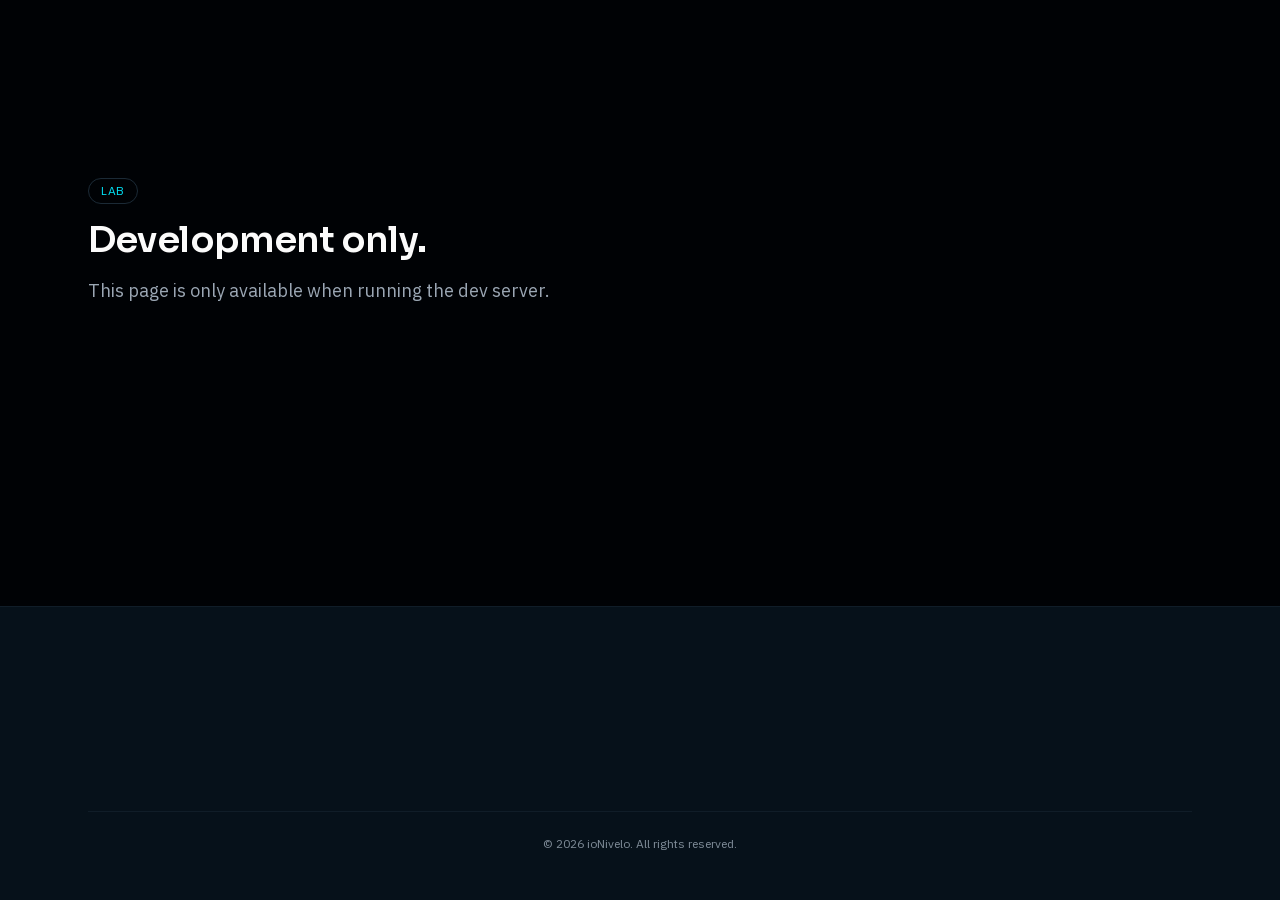
<file: lab/home-stage.html>
<!DOCTYPE html><html lang="en" class="sora_a0f6d12b-module__CYZJbq__variable ibm_plex_sans_6c86af97-module__p1WIlW__variable ibm_plex_mono_1500042d-module__4tePKq__variable h-full"><head><meta charSet="utf-8"/><meta name="viewport" content="width=device-width, initial-scale=1"/><link rel="preload" href="/_next/static/media/03fc1b4a8d284b5e-s.p.0wiir8udbzjvx.woff2" as="font" crossorigin="" type="font/woff2"/><link rel="preload" href="/_next/static/media/523e14d07aba6dd5-s.p.264uvk3dqe3tq.woff2" as="font" crossorigin="" type="font/woff2"/><link rel="preload" href="/_next/static/media/99e609270109b47d-s.p.40sczeszzbjw1.woff2" as="font" crossorigin="" type="font/woff2"/><link rel="preload" as="image" href="/brand/ionivelo-wordmark.png"/><link rel="stylesheet" href="/_next/static/chunks/0g95owq8lqc8b.css" data-precedence="next"/><link rel="preload" as="script" fetchPriority="low" href="/_next/static/chunks/3s6nzrbk-8mnv.js"/><script src="/_next/static/chunks/3450qyhportkm.js" async=""></script><script src="/_next/static/chunks/1j_9b-l0n6u-t.js" async=""></script><script src="/_next/static/chunks/3iz8uv5b1jeri.js" async=""></script><script src="/_next/static/chunks/turbopack-0lfl71ip0tp02.js" async=""></script><script src="/_next/static/chunks/067owao1bl4r9.js" async=""></script><script src="/_next/static/chunks/0jjbjo67lw300.js" async=""></script><script src="/_next/static/chunks/3fntmmi971322.js" async=""></script><script src="/_next/static/chunks/28hb_0piizpzb.js" async=""></script><title>Home stage lab | ioNivelo</title><meta name="description" content="ioNivelo fits behind the switchboard you already have. Four channels, a real fan regulator, and an app that talks straight to the device on your home Wi-Fi, with no cloud in the middle."/><meta name="robots" content="noindex, nofollow"/><meta property="og:title" content="ioNivelo | Your wall switches keep working. With or without the internet."/><meta property="og:description" content="ioNivelo fits behind the switchboard you already have. Four channels, a real fan regulator, and an app that talks straight to the device on your home Wi-Fi, with no cloud in the middle."/><meta property="og:site_name" content="ioNivelo"/><meta property="og:locale" content="en_IN"/><meta property="og:image" content="https://ionivelo.github.io/opengraph-image?1ab5097d58c7bf8e"/><meta property="og:image:type" content="image/png"/><meta property="og:image:width" content="1200"/><meta property="og:image:height" content="630"/><meta property="og:image:alt" content="ioNivelo. Your home, smart. Your wiring, untouched."/><meta property="og:type" content="website"/><meta name="twitter:card" content="summary_large_image"/><meta name="twitter:title" content="ioNivelo | Your wall switches keep working. With or without the internet."/><meta name="twitter:description" content="ioNivelo fits behind the switchboard you already have. Four channels, a real fan regulator, and an app that talks straight to the device on your home Wi-Fi, with no cloud in the middle."/><meta name="twitter:image" content="https://ionivelo.github.io/opengraph-image?1ab5097d58c7bf8e"/><meta name="twitter:image:alt" content="ioNivelo. Your home, smart. Your wiring, untouched."/><meta name="twitter:image:type" content="image/png"/><meta name="twitter:image:width" content="1200"/><meta name="twitter:image:height" content="630"/><link rel="icon" href="/icon.png?icon.3u-vg726kopgk.png" sizes="512x512" type="image/png"/><link rel="apple-touch-icon" href="/apple-icon.png?apple-icon.26o-t_9uos_xq.png" sizes="180x180" type="image/png"/><meta name="next-size-adjust" content=""/><script>document.documentElement.dataset.js='1';(function(){var d=document.documentElement,hold=0;try{if(!sessionStorage.getItem('io-splash')){sessionStorage.setItem('io-splash','1');d.dataset.splash='1';hold=Date.now()+2000;setTimeout(function(){delete d.dataset.splash},2000+600);}}catch(err){}function run(){var wait=hold-Date.now();if(wait>0){setTimeout(run,wait);return}var els=document.querySelectorAll('.reveal:not([data-inview]),.reveal-kids>:not(.reveal-kids):not([data-inview])');var show=function(e){e.dataset.inview='1'};try{if(!window.IntersectionObserver||matchMedia('(prefers-reduced-motion: reduce)').matches){Array.prototype.forEach.call(els,show);return;}var io=new IntersectionObserver(function(entries){entries.forEach(function(en){if(en.isIntersecting){show(en.target);io.unobserve(en.target)}})},{threshold:0.15,rootMargin:'0px 0px -8% 0px'});Array.prototype.forEach.call(els,function(e){io.observe(e)});}catch(err){Array.prototype.forEach.call(els,show)}}window.__ioReveal=run;if(document.readyState!=='loading')run();else document.addEventListener('DOMContentLoaded',run);})();</script><script src="/_next/static/chunks/0cz1d0mv5g_q7.js" noModule=""></script></head><body class="min-h-full flex flex-col"><div hidden=""><!--$--><!--/$--></div><div class="splash" aria-hidden="true" style="--splash-hold:2000ms"><img alt="" width="880" height="245" decoding="async" data-nimg="1" class="splash__logo h-auto w-[220px] sm:w-[280px]" style="color:transparent" src="/brand/ionivelo-wordmark.png"/><span class="splash__line"></span></div><header class="reveal sticky top-0 z-50 border-b border-outline/50 bg-ground/80 backdrop-blur-xl [--rise:-8px]"><nav class="relative flex h-16 items-center justify-between px-6 lg:px-[4vw]"><a class="flex items-center" aria-label="ioNivelo home" href="/"><img alt="ioNivelo" width="880" height="245" decoding="async" data-nimg="1" class="h-9 w-auto" style="color:transparent" src="/brand/ionivelo-wordmark.png"/></a><ul class="absolute left-1/2 hidden -translate-x-1/2 items-center gap-8 md:flex"><li><a class="text-sm text-muted transition-colors hover:text-white" href="/how-it-works">How It Works</a></li><li><a class="text-sm text-muted transition-colors hover:text-white" href="/the-device">The Device</a></li><li><a class="text-sm text-muted transition-colors hover:text-white" href="/faq">FAQ</a></li><li><a class="text-sm text-muted transition-colors hover:text-white" href="/about">About</a></li></ul><div class="hidden md:block"><button type="button" class="inline-flex h-9 items-center rounded-full bg-cyan px-5 text-sm font-semibold text-ground transition-opacity hover:opacity-90">Get ioNivelo</button></div><button class="flex flex-col gap-1.5 md:hidden" aria-label="Toggle menu"><span class="block h-0.5 w-6 bg-white transition-transform "></span><span class="block h-0.5 w-6 bg-white transition-opacity "></span><span class="block h-0.5 w-6 bg-white transition-transform "></span></button></nav></header><main class="flex-1"><section class="relative py-20 sm:py-28 pt-20 sm:pt-28"><div class="mx-auto max-w-6xl px-6"><span class="mb-4 inline-block rounded-full border border-outline px-3 py-1 text-xs font-medium uppercase tracking-wider text-cyan">Lab</span><h2 class="font-display text-3xl font-semibold tracking-tight text-white sm:text-4xl ">Development only.</h2><p class="mt-4 max-w-2xl text-lg leading-relaxed text-muted ">This page is only available when running the dev server.</p></div></section><!--$--><!--/$--></main><footer class="border-t border-outline/50 bg-surface-sunken"><div class="mx-auto max-w-6xl px-6 py-12"><div class="reveal-kids grid gap-8 sm:grid-cols-2 md:grid-cols-4"><div><a class="inline-flex" aria-label="ioNivelo home" href="/"><img alt="ioNivelo" loading="lazy" width="880" height="245" decoding="async" data-nimg="1" class="h-9 w-auto" style="color:transparent" src="/brand/ionivelo-wordmark.png"/></a><p class="mt-3 text-sm leading-relaxed text-muted">Your home, smart. Your wiring, untouched.</p></div><div><h4 class="mb-3 text-xs font-semibold uppercase tracking-wider text-faint">Product</h4><ul class="space-y-2"><li><a class="text-sm text-muted transition-colors hover:text-white" href="/how-it-works">How It Works</a></li><li><a class="text-sm text-muted transition-colors hover:text-white" href="/the-device">The Device</a></li><li><a class="text-sm text-muted transition-colors hover:text-white" href="/faq">FAQ</a></li></ul></div><div><h4 class="mb-3 text-xs font-semibold uppercase tracking-wider text-faint">Company</h4><ul class="space-y-2"><li><a class="text-sm text-muted transition-colors hover:text-white" href="/about">About</a></li><li><a class="text-sm text-muted transition-colors hover:text-white" href="/book">Contact</a></li></ul></div><div><h4 class="mb-3 text-xs font-semibold uppercase tracking-wider text-faint">Legal</h4><ul class="space-y-2"><li><a class="text-sm text-muted transition-colors hover:text-white" href="/privacy">Privacy Policy</a></li><li><a class="text-sm text-muted transition-colors hover:text-white" href="/terms">Terms of Service</a></li></ul></div></div><div class="mt-10 border-t border-outline/50 pt-6 text-center text-xs text-faint">© <!-- -->2026<!-- --> ioNivelo. All rights reserved.</div></div></footer><dialog aria-labelledby="inquiry-title" class="m-auto w-[calc(100%-2rem)] max-w-lg rounded-2xl border border-outline bg-surface p-0 text-white shadow-2xl backdrop:bg-ground/80 backdrop:backdrop-blur-sm animate-inquiry-in"></dialog><script src="/_next/static/chunks/3s6nzrbk-8mnv.js" id="_R_" async=""></script><script>(self.__next_f=self.__next_f||[]).push([0])</script><script>self.__next_f.push([1,"1:\"$Sreact.fragment\"\n3:I[5500,[\"/_next/static/chunks/067owao1bl4r9.js\",\"/_next/static/chunks/0jjbjo67lw300.js\"],\"Image\"]\n4:I[59095,[\"/_next/static/chunks/067owao1bl4r9.js\",\"/_next/static/chunks/0jjbjo67lw300.js\"],\"Reveal\"]\n5:I[30491,[\"/_next/static/chunks/067owao1bl4r9.js\",\"/_next/static/chunks/0jjbjo67lw300.js\"],\"InquiryProvider\"]\n6:I[70119,[\"/_next/static/chunks/067owao1bl4r9.js\",\"/_next/static/chunks/0jjbjo67lw300.js\"],\"Header\"]\n7:I[39756,[\"/_next/static/chunks/3fntmmi971322.js\"],\"default\"]\n8:I[37457,[\"/_next/static/chunks/3fntmmi971322.js\"],\"default\"]\n9:I[22016,[\"/_next/static/chunks/067owao1bl4r9.js\",\"/_next/static/chunks/0jjbjo67lw300.js\"],\"\"]\n15:I[68027,[\"/_next/static/chunks/067owao1bl4r9.js\",\"/_next/static/chunks/0jjbjo67lw300.js\"],\"default\",1]\n:HL[\"/_next/static/chunks/0g95owq8lqc8b.css\",\"style\"]\n:HL[\"/_next/static/media/03fc1b4a8d284b5e-s.p.0wiir8udbzjvx.woff2\",\"font\",{\"crossOrigin\":\"\",\"type\":\"font/woff2\"}]\n:HL[\"/_next/static/media/523e14d07aba6dd5-s.p.264uvk3dqe3tq.woff2\",\"font\",{\"crossOrigin\":\"\",\"type\":\"font/woff2\"}]\n:HL[\"/_next/static/media/99e609270109b47d-s.p.40sczeszzbjw1.woff2\",\"font\",{\"crossOrigin\":\"\",\"type\":\"font/woff2\"}]\n2:T445,document.documentElement.dataset.js='1';(function(){var d=document.documentElement,hold=0;try{if(!sessionStorage.getItem('io-splash')){sessionStorage.setItem('io-splash','1');d.dataset.splash='1';hold=Date.now()+2000;setTimeout(function(){delete d.dataset.splash},2000+600);}}catch(err){}function run(){var wait=hold-Date.now();if(wait\u003e0){setTimeout(run,wait);return}var els=document.querySelectorAll('.reveal:not([data-inview]),.reveal-kids\u003e:not(.reveal-kids):not([data-inview])');var show=function(e){e.dataset.inview='1'};try{if(!window.IntersectionObserver||matchMedia('(prefers-reduced-motion: reduce)').matches){Array.prototype.forEach.call(els,show);return;}var io=new IntersectionObserver(function(entries){entries.forEach(function(en){if(en.isIntersecting){show(en.target);io.unobserve(en.target)}})},{threshold:0.15,rootMargin:'0px 0px -8% 0px'});Array.prototype.forEach.call(els,function(e){io.observe(e)});}catch(err){Array.prototype.forEach.call(els,show)}}window.__ioReveal=run;if(document.readyState!=='loading')run();else document.addEventListener('DOMContentLoaded',run);})();13:X\n0:{\"P\":null,\"c\":[\"\",\"lab\",\"home-stage\"],\"q\":\"\",\"i\":false,\"f\":[[[\"\",{\"children\":[\"lab\",{\"children\":[\"home-stage\",{\"children\":[\"__PAGE__\",{},\"$undefined\",\"$undefined\",4608]},\"$undefined\",\"$undefined\",4608]},\"$undefined\",\"$undefined\",4608]},\"$undefined\",\"$undefined\",4624],[[\"$\",\"$1\",\"c\",{\"children\":[[[\"$\",\"link\",\"0\",{\"rel\":\"stylesheet\",\"href\":\"/_next/static/chunks/0g95owq8lqc8b.css\",\"precedence\":\"next\",\"crossOrigin\":\"$undefined\",\"nonce\":\"$undefined\"}],[\"$\",\"script\",\"script-0\",{\"src\":\"/_next/static/chunks/067owao1bl4r9.js\",\"async\":true,\"nonce\":\"$undefined\"}],[\"$\",\"script\",\"script-1\",{\"src\":\"/_next/static/chunks/0jjbjo67lw300.js\",\"async\":true,\"nonce\":\"$undefined\"}]],[\"$\",\"html\",null,{\"lang\":\"en\",\"suppressHydrationWarning\":true,\"className\":\"sora_a0f6d12b-module__CYZJbq__variable ibm_plex_sans_6c86af97-module__p1WIlW__variable ibm_plex_mono_1500042d-module__4tePKq__variable h-full\",\"children\":[[\"$\",\"head\",null,{\"children\":[\"$\",\"script\",null,{\"dangerouslySetInnerHTML\":{\"__html\":\"$2\"}}]}],[\"$\",\"body\",null,{\"className\":\"min-h-full flex flex-col\",\"children\":[[\"$\",\"div\",null,{\"className\":\"splash\",\"aria-hidden\":\"true\",\"style\":{\"--splash-hold\":\"2000ms\"},\"children\":[[\"$\",\"$L3\",null,{\"src\":\"/brand/ionivelo-wordmark.png\",\"alt\":\"\",\"width\":880,\"height\":245,\"priority\":true,\"className\":\"splash__logo h-auto w-[220px] sm:w-[280px]\"}],[\"$\",\"span\",null,{\"className\":\"splash__line\"}]]}],[\"$\",\"$L4\",null,{}],[\"$\",\"$L5\",null,{\"children\":[[\"$\",\"$L6\",null,{}],[\"$\",\"main\",null,{\"className\":\"flex-1\",\"children\":[\"$\",\"$L7\",null,{\"parallelRouterKey\":\"children\",\"error\":\"$undefined\",\"errorStyles\":\"$undefined\",\"errorScripts\":\"$undefined\",\"template\":[\"$\",\"$L8\",null,{}],\"templateStyles\":\"$undefined\",\"templateScripts\":\"$undefined\",\"notFound\":[[[\"$\",\"title\",null,{\"children\":\"404: This page could not be found.\"}],[\"$\",\"div\",null,{\"style\":{\"fontFamily\":\"system-ui,\\\"Segoe UI\\\",Roboto,Helvetica,Arial,sans-serif,\\\"Apple Color Emoji\\\",\\\"Segoe UI Emoji\\\"\",\"height\":\"100vh\",\"textAlign\":\"center\",\"display\":\"flex\",\"flexDirection\":\"column\",\"alignItems\":\"center\",\"justifyContent\":\"center\"},\"children\":[\"$\",\"div\",null,{\"children\":[[\"$\",\"style\",null,{\"dangerouslySetInnerHTML\":{\"__html\":\"body{color:#000;background:#fff;margin:0}.next-error-h1{border-right:1px solid rgba(0,0,0,.3)}@media (prefers-color-scheme:dark){body{color:#fff;background:#000}.next-error-h1{border-right:1px solid rgba(255,255,255,.3)}}\"}}],[\"$\",\"h1\",null,{\"className\":\"next-error-h1\",\"style\":{\"display\":\"inline-block\",\"margin\":\"0 20px 0 0\",\"padding\":\"0 23px 0 0\",\"fontSize\":24,\"fontWeight\":500,\"verticalAlign\":\"top\",\"lineHeight\":\"49px\"},\"children\":404}],[\"$\",\"div\",null,{\"style\":{\"display\":\"inline-block\"},\"children\":[\"$\",\"h2\",null,{\"style\":{\"fontSize\":14,\"fontWeight\":400,\"lineHeight\":\"49px\",\"margin\":0},\"children\":\"This page could not be found.\"}]}]]}]}]],[]],\"forbidden\":\"$undefined\",\"unauthorized\":\"$undefined\"}]}],[\"$\",\"footer\",null,{\"className\":\"border-t border-outline/50 bg-surface-sunken\",\"children\":[\"$\",\"div\",null,{\"className\":\"mx-auto max-w-6xl px-6 py-12\",\"children\":[[\"$\",\"div\",null,{\"className\":\"reveal-kids grid gap-8 sm:grid-cols-2 md:grid-cols-4\",\"children\":[[\"$\",\"div\",null,{\"children\":[[\"$\",\"$L9\",null,{\"href\":\"/\",\"className\":\"inline-flex\",\"aria-label\":\"ioNivelo home\",\"children\":\"$La\"}],\"$Lb\"]}],\"$Lc\",\"$Ld\",\"$Le\"]}],\"$Lf\"]}]}]]}]]}]]}]]}],{\"children\":[\"$L10\",{\"children\":[\"$L11\",{\"children\":[\"$L12\",{},null,false,null]},null,false,\"$13\"]},null,false,\"$13\"]},null,false,null],\"$L14\",false]],\"m\":\"$undefined\",\"G\":[\"$15\",[\"$L16\"]],\"S\":true,\"h\":null,\"r\":\"$undefined\",\"s\":\"$undefined\",\"a\":\"$undefined\",\"l\":\"$undefined\",\"p\":\"$undefined\",\"d\":\"$undefined\",\"b\":\"CBli7TTbTMPT04a5ZgJDa\"}\n17:I[97367,[\"/_next/static/chunks/3fntmmi971322.js\"],\"OutletBoundary\"]\n18:\"$Sreact.suspense\"\n1a:I[97367,[\"/_next/static/chunks/3fntmmi971322.js\"],\"ViewportBoundary\"]\n1c:I[97367,[\"/_next/static/chunks/3fntmmi971322.js\"],\"MetadataBoundary\"]\na:[\"$\",\"$L3\",null,{\"src\":\"/brand/ionivelo-wordmark.png\",\"alt\":\"ioNivelo\",\"width\":880,\"height\":245,\"className\":\"h-9 w-auto\"}]\nb:[\"$\",\"p\",null,{\"className\":\"mt-3 text-sm leading-relaxed text-muted\",\"children\":\"Your home, smart. Your wiring, untouched.\"}]\nc:[\"$\",\"div\",null,{\"children\":[[\"$\",\"h4\",null,{\"className\":\"mb-3 text-xs font-semibold uppercase tracking-wider text-faint\",\"children\":\"Product\"}],[\"$\",\"ul\",null,{\"className\":\"space-y-2\",\"children\":[[\"$\",\"li\",\"/how-it-works\",{\"children\":[\"$\",\"$L9\",null,{\"href\":\"/how-it-works\",\"className\":\"text-sm text-muted transition-colors hover:text-white\",\"children\":\"How It Works\"}]}],[\"$\",\"li\",\"/the-device\",{\"children\":[\"$\",\"$L9\",null,{\"href\":\"/the-device\",\"className\":\"text-sm text-muted transition-colors hover:text-white\",\"children\":\"The Device\"}]}],[\"$\",\"li\",\"/faq\",{\"children\":[\"$\",\"$L9\",null,{\"href\":\"/faq\",\"className\":\"text-sm text-muted transition-colors hover:text-white\",\"children\":\"FAQ\"}]}]]}]]}]\nd:[\"$\",\"div\",null,{\"children\":[[\"$\",\"h4\",null,{\"className\":\"mb-3 text-xs font-semibold uppercase tracking-wider text-faint\",\"children\":\"Company\"}],[\"$\",\"ul\",null,{\"className\":\"space-y-2\",\"children\":[[\"$\",\"li\",\"/about\",{\"children\":[\"$\",\"$L9\",null,{\"href\":\"/about\",\"className\":\"text-sm text-muted transition-colors hover:text-white\",\"children\":\"About\"}]}],[\"$\",\"li\",\"/book\",{\"children\":[\"$\",\"$L9\",null,{\"href\":\"/book\",\"className\":\"text-sm text-muted transition-colors hover:text-white\",\"children\":\"Contact\"}]}]]}]]}]\ne:[\"$\",\"div\",null,{\"children\":[[\"$\",\"h4\",null,{\"className\":\"mb-3 text-xs font-semibold uppercase tracking-wider text-faint\",\"children\":\"Legal\"}],[\"$\",\"ul\",null,{\"className\":\"space-y-2\",\"children\":[[\"$\",\"li\",\"/privacy\",{\"children\":[\"$\",\"$L9\",null,{\"href\":\"/privacy\",\"className\":\"text-sm text-muted transition-colors hover:text-white\",\"children\":\"Privacy Policy\"}]}],[\"$\",\"li\",\"/terms\",{\"children\":[\"$\",\"$L9\",null,{\"href\":\"/terms\",\"className\":\"text-sm text-muted transition-colors hover:text-white\",\"children\":\"Terms of Service\"}]}]]}]]}]\nf:[\"$\",\"div\",null,{\"className\":\"mt-10 border-t border-outline/50 pt-6 text-center text-xs text-faint\",\"children\":[\"© \",2026,\" ioNivelo. All rights reserved.\"]}]\n10:[\"$\",\"$1\",\"c\",{\"children\":[null,[\"$\",\"$L7\",null,{\"parallelRouterKey\":\"children\",\"error\":\"$undefined\",\"errorStyles\":\"$undefined\",\"errorScripts\":\"$undefined\",\"template\":[\"$\",\"$L8\",null,{}],\"templateStyles\":\"$undefined\",\"templateScripts\":\"$undefined\",\"notFound\":\"$undefined\",\"forbidden\":\"$undefined\",\"unauthorized\":\"$undefined\"}]]}]\n11:[\"$\",\"$1\",\"c\",{\"children\":[null,[\"$\",\"$L7\",null,{\"parallelRouterKey\":\"children\",\"error\":\"$undefined\",\"errorStyles\":\"$undefined\",\"errorScripts\":\"$undefined\",\"template\":[\"$\",\"$L8\",null,{}],\"templateStyles\":\"$undefined\",\"templateScripts\":\"$undefined\",\"notFound\":\"$undefined\",\"forbidden\":\"$undefined\",\"unauthorized\":\"$undefined\"}]]}]\n12:[\"$\",\"$1\",\"c\",{\"children\":[[\"$\",\"section\",null,{\"id\":\"$undefined\",\"className\":\"relative py-20 sm:py-28 pt-20 sm:pt-28\",\"children\":[\"$\",\"div\",null,{\"className\":\"mx-auto max-w-6xl px-6\",\"children\":[[\"$\",\"span\",null,{\"className\":\"mb-4 inline-block rounded-full border border-outline px-3 py-1 text-xs font-medium uppercase tracking-wider text-cyan\",\"children\":\"Lab\"}],[\"$\",\"h2\",null,{\"className\":\"font-display text-3xl font-semibold tracking-tight text-white sm:text-4xl \",\"children\":\"Development only.\"}],[\"$\",\"p\",null,{\"className\":\"mt-4 max-w-2xl text-lg leading-relaxed text-muted \",\"children\":\"This page is only available when running the dev server.\"}]]}]}],[[\"$\",\"script\",\"script-0\",{\"src\":\"/_next/static/chunks/28hb_0piizpzb.js\",\"async\":true,\"nonce\":\"$undefined\"}]],[\"$\",\"$L17\",null,{\"children\":[\"$\",\"$18\",null,{\"name\":\"Next.MetadataOutlet\",\"children\":\"$@19\"}]}]]}]\n14:[\"$\",\"$1\",\"h\",{\"children\":[null,[\"$\",\"$L1a\",null,{\"children\":\"$L1b\"}],[\"$\",\"div\",null,{\"hidden\":true,\"children\":[\"$\",\"$L1c\",null,{\"children\":[\"$\",\"$18\",null,{\"name\":\"Next.Metadata\",\"children\":\"$L1d\"}]}]}],[\"$\",\"meta\",null,{\"name\":\"next-size-adjust\",\"content\":\"\"}]]}]\n16:[\"$\",\"link\",\"0\",{\"rel\":\"stylesheet\",\"href\":\"/_next/static/chunks/0g95owq8lqc8b.css\",\"precedence\":\"next\",\"crossOrigin\":\"$undefined\",\"nonce\":\"$undefined\"}]\n13:C\n1b:[[\"$\",\"meta\",\"0\",{\"charSet\":\"utf-8\"}],[\"$\",\"meta\",\"1\",{\"name\":\"viewport\",\"content\":\"width=device-width, initial-scale=1\"}]]\n1e:I[27201,[\"/_next/static/chunks/3fntmmi971322.js\"],\"IconMark\"]\n19:null\n1d:[[\"$\",\"title\",\"0\",{\"children\":\"Home stage lab | ioNivelo\"}],[\"$\",\"meta\",\"1\",{\"name\":\"description\",\"content\":\"ioNivelo fits behind the switchboard you already have. Four channels, a real fan regulator, and an app that talks straight to the device on your home Wi-Fi, with no cloud in the middle.\"}],[\"$\",\"meta\",\"2\",{\"name\":\"robots\",\"content\":\"noindex, nofollow\"}],[\"$\",\"meta\",\"3\",{\"property\":\"og:title\",\"content\":\"ioNivelo | Your wall switches keep working. With or without the internet.\"}],[\"$\",\"meta\",\"4\",{\"property\":\"og:description\",\"content\":\"ioNivelo fits behind the switchboard you already have. Four channels, a real fan regulator, and an app that talks straight to the device on your home Wi-Fi, with no cloud in the middle.\"}],[\"$\",\"meta\",\"5\",{\"property\":\"og:site_name\",\"content\":\"ioNivelo\"}],[\"$\",\"meta\",\"6\",{\"property\":\"og:locale\",\"content\":\"en_IN\"}],[\"$\",\"meta\",\"7\",{\"property\":\"og:image\",\"content\":\"https://ionivelo.github.io/opengraph-image?1ab5097d58c7bf8e\"}],[\"$\",\"meta\",\"8\",{\"property\":\"og:image:type\",\"content\":\"image/png\"}],[\"$\",\"meta\",\"9\",{\"property\":\"og:image:width\",\"content\":\"1200\"}],[\"$\",\"meta\",\"10\",{\"property\":\"og:image:height\",\"content\":\"630\"}],[\"$\",\"meta\",\"11\",{\"property\":\"og:image:alt\",\"content\":\"ioNivelo. Your home, smart. Your wiring, untouched.\"}],[\"$\",\"meta\",\"12\",{\"property\":\"og:type\",\"content\":\"website\"}],[\"$\",\"meta\",\"13\",{\"name\":\"twitter:card\",\"content\":\"summary_large_image\"}],[\"$\",\"meta\",\"14\",{\"name\":\"twitter:title\",\"content\":\"ioNivelo | Your wall switches keep working. With or without the internet.\"}],[\"$\",\"meta\",\"15\",{\"name\":\"twitter:description\",\"content\":\"ioNivelo fits behind the switchboard you already have. Four channels, a real fan regulator, and an app that talks straight to the device on your home Wi-Fi, with no cloud in the middle.\"}],[\"$\",\"meta\",\"16\",{\"name\":\"twitter:image\",\"content\":\"https://ionivelo.github.io/opengraph-image?1ab5097d58c7bf8e\"}],[\"$\",\"meta\",\"17\",{\"name\":\"twitter:image:alt\",\"content\":\"ioNivelo. Your home, smart. Your wiring, untouched.\"}],[\"$\",\"meta\",\"18\",{\"name\":\"twitter:image:type\",\"content\":\"image/png\"}],[\"$\",\"meta\",\"19\",{\"name\":\"twitter:image:width\",\"content\":\"1200\"}],[\"$\",\"meta\",\"20\",{\"name\":\"twitter:image:height\",\"content\":\"630\"}],[\"$\",\"link\",\"21\",{\"rel\":\"icon\",\"href\":\"/icon.png?icon.3u-vg726kopgk.png\",\"sizes\":\"512x512\",\"type\":\"image/png\"}],[\"$\",\"link\",\"22\",{\"rel\":\"apple-touch-icon\",\"href\":\"/apple-icon.png?apple-icon.26o-t_9uos_xq.png\",\"sizes\":\"180x180\",\"type\":\"image/png\"}],[\"$\",\"$L1e\",\"23\",{}]]\n"])</script></body></html>
</file>
<file: _next/static/chunks/0g95owq8lqc8b.css>
@font-face{font-family:Sora;font-style:normal;font-weight:600;font-display:swap;src:url(../media/30740ac95ba0af2b-s.2__8s4fuadkn8.woff2)format("woff2");unicode-range:U+100-2BA,U+2BD-2C5,U+2C7-2CC,U+2CE-2D7,U+2DD-2FF,U+304,U+308,U+329,U+1D00-1DBF,U+1E00-1E9F,U+1EF2-1EFF,U+2020,U+20A0-20AB,U+20AD-20C4,U+2113,U+2C60-2C7F,U+A720-A7FF}@font-face{font-family:Sora;font-style:normal;font-weight:600;font-display:swap;src:url(../media/523e14d07aba6dd5-s.p.264uvk3dqe3tq.woff2)format("woff2");unicode-range:U+??,U+131,U+152-153,U+2BB-2BC,U+2C6,U+2DA,U+2DC,U+304,U+308,U+329,U+2000-206F,U+20AC,U+2122,U+2191,U+2193,U+2212,U+2215,U+FEFF,U+FFFD}@font-face{font-family:Sora Fallback;src:local(Arial);ascent-override:85.29%;descent-override:25.5%;line-gap-override:0.0%;size-adjust:113.73%}.sora_a0f6d12b-module__CYZJbq__className{font-family:Sora,Sora Fallback;font-style:normal;font-weight:600}.sora_a0f6d12b-module__CYZJbq__variable{--font-sora:"Sora", "Sora Fallback"}
@font-face{font-family:IBM Plex Sans;font-style:normal;font-weight:400;font-stretch:100%;font-display:swap;src:url(../media/7fea77d1d19108bf-s.2y65deuc30pmy.woff2)format("woff2");unicode-range:U+460-52F,U+1C80-1C8A,U+20B4,U+2DE0-2DFF,U+A640-A69F,U+FE2E-FE2F}@font-face{font-family:IBM Plex Sans;font-style:normal;font-weight:400;font-stretch:100%;font-display:swap;src:url(../media/1bcd0e671759a44c-s.2qt3tdwt-y9x_.woff2)format("woff2");unicode-range:U+301,U+400-45F,U+490-491,U+4B0-4B1,U+2116}@font-face{font-family:IBM Plex Sans;font-style:normal;font-weight:400;font-stretch:100%;font-display:swap;src:url(../media/e15f58668ad64cb8-s.3cvcemwuzoywn.woff2)format("woff2");unicode-range:U+370-377,U+37A-37F,U+384-38A,U+38C,U+38E-3A1,U+3A3-3FF}@font-face{font-family:IBM Plex Sans;font-style:normal;font-weight:400;font-stretch:100%;font-display:swap;src:url(../media/90c51ce8fb754fe8-s.02z5rrbg5nt92.woff2)format("woff2");unicode-range:U+102-103,U+110-111,U+128-129,U+168-169,U+1A0-1A1,U+1AF-1B0,U+300-301,U+303-304,U+308-309,U+323,U+329,U+1EA0-1EF9,U+20AB}@font-face{font-family:IBM Plex Sans;font-style:normal;font-weight:400;font-stretch:100%;font-display:swap;src:url(../media/57215795b8570f5c-s.2rixgazldzomk.woff2)format("woff2");unicode-range:U+100-2BA,U+2BD-2C5,U+2C7-2CC,U+2CE-2D7,U+2DD-2FF,U+304,U+308,U+329,U+1D00-1DBF,U+1E00-1E9F,U+1EF2-1EFF,U+2020,U+20A0-20AB,U+20AD-20C4,U+2113,U+2C60-2C7F,U+A720-A7FF}@font-face{font-family:IBM Plex Sans;font-style:normal;font-weight:400;font-stretch:100%;font-display:swap;src:url(../media/03fc1b4a8d284b5e-s.p.0wiir8udbzjvx.woff2)format("woff2");unicode-range:U+??,U+131,U+152-153,U+2BB-2BC,U+2C6,U+2DA,U+2DC,U+304,U+308,U+329,U+2000-206F,U+20AC,U+2122,U+2191,U+2193,U+2212,U+2215,U+FEFF,U+FFFD}@font-face{font-family:IBM Plex Sans;font-style:normal;font-weight:600;font-stretch:100%;font-display:swap;src:url(../media/7fea77d1d19108bf-s.2y65deuc30pmy.woff2)format("woff2");unicode-range:U+460-52F,U+1C80-1C8A,U+20B4,U+2DE0-2DFF,U+A640-A69F,U+FE2E-FE2F}@font-face{font-family:IBM Plex Sans;font-style:normal;font-weight:600;font-stretch:100%;font-display:swap;src:url(../media/1bcd0e671759a44c-s.2qt3tdwt-y9x_.woff2)format("woff2");unicode-range:U+301,U+400-45F,U+490-491,U+4B0-4B1,U+2116}@font-face{font-family:IBM Plex Sans;font-style:normal;font-weight:600;font-stretch:100%;font-display:swap;src:url(../media/e15f58668ad64cb8-s.3cvcemwuzoywn.woff2)format("woff2");unicode-range:U+370-377,U+37A-37F,U+384-38A,U+38C,U+38E-3A1,U+3A3-3FF}@font-face{font-family:IBM Plex Sans;font-style:normal;font-weight:600;font-stretch:100%;font-display:swap;src:url(../media/90c51ce8fb754fe8-s.02z5rrbg5nt92.woff2)format("woff2");unicode-range:U+102-103,U+110-111,U+128-129,U+168-169,U+1A0-1A1,U+1AF-1B0,U+300-301,U+303-304,U+308-309,U+323,U+329,U+1EA0-1EF9,U+20AB}@font-face{font-family:IBM Plex Sans;font-style:normal;font-weight:600;font-stretch:100%;font-display:swap;src:url(../media/57215795b8570f5c-s.2rixgazldzomk.woff2)format("woff2");unicode-range:U+100-2BA,U+2BD-2C5,U+2C7-2CC,U+2CE-2D7,U+2DD-2FF,U+304,U+308,U+329,U+1D00-1DBF,U+1E00-1E9F,U+1EF2-1EFF,U+2020,U+20A0-20AB,U+20AD-20C4,U+2113,U+2C60-2C7F,U+A720-A7FF}@font-face{font-family:IBM Plex Sans;font-style:normal;font-weight:600;font-stretch:100%;font-display:swap;src:url(../media/03fc1b4a8d284b5e-s.p.0wiir8udbzjvx.woff2)format("woff2");unicode-range:U+??,U+131,U+152-153,U+2BB-2BC,U+2C6,U+2DA,U+2DC,U+304,U+308,U+329,U+2000-206F,U+20AC,U+2122,U+2191,U+2193,U+2212,U+2215,U+FEFF,U+FFFD}@font-face{font-family:IBM Plex Sans Fallback;src:local(Arial);ascent-override:101.32%;descent-override:27.18%;line-gap-override:0.0%;size-adjust:101.17%}.ibm_plex_sans_6c86af97-module__p1WIlW__className{font-family:IBM Plex Sans,IBM Plex Sans Fallback;font-style:normal}.ibm_plex_sans_6c86af97-module__p1WIlW__variable{--font-ibm-sans:"IBM Plex Sans", "IBM Plex Sans Fallback"}
@font-face{font-family:IBM Plex Mono;font-style:normal;font-weight:400;font-display:swap;src:url(../media/e390973e931a41c5-s.0rgnxg2b64rzs.woff2)format("woff2");unicode-range:U+460-52F,U+1C80-1C8A,U+20B4,U+2DE0-2DFF,U+A640-A69F,U+FE2E-FE2F}@font-face{font-family:IBM Plex Mono;font-style:normal;font-weight:400;font-display:swap;src:url(../media/59b15b4bcd7b1eb5-s.2vemzm0itqzfy.woff2)format("woff2");unicode-range:U+301,U+400-45F,U+490-491,U+4B0-4B1,U+2116}@font-face{font-family:IBM Plex Mono;font-style:normal;font-weight:400;font-display:swap;src:url(../media/e532fa1b9921e1cd-s.3cb5lpr2l6xud.woff2)format("woff2");unicode-range:U+102-103,U+110-111,U+128-129,U+168-169,U+1A0-1A1,U+1AF-1B0,U+300-301,U+303-304,U+308-309,U+323,U+329,U+1EA0-1EF9,U+20AB}@font-face{font-family:IBM Plex Mono;font-style:normal;font-weight:400;font-display:swap;src:url(../media/2fe89d53234c61d4-s.1u30mmyq6lnsd.woff2)format("woff2");unicode-range:U+100-2BA,U+2BD-2C5,U+2C7-2CC,U+2CE-2D7,U+2DD-2FF,U+304,U+308,U+329,U+1D00-1DBF,U+1E00-1E9F,U+1EF2-1EFF,U+2020,U+20A0-20AB,U+20AD-20C4,U+2113,U+2C60-2C7F,U+A720-A7FF}@font-face{font-family:IBM Plex Mono;font-style:normal;font-weight:400;font-display:swap;src:url(../media/99e609270109b47d-s.p.40sczeszzbjw1.woff2)format("woff2");unicode-range:U+??,U+131,U+152-153,U+2BB-2BC,U+2C6,U+2DA,U+2DC,U+304,U+308,U+329,U+2000-206F,U+20AC,U+2122,U+2191,U+2193,U+2212,U+2215,U+FEFF,U+FFFD}@font-face{font-family:IBM Plex Mono Fallback;src:local(Arial);ascent-override:76.16%;descent-override:20.43%;line-gap-override:0.0%;size-adjust:134.59%}.ibm_plex_mono_1500042d-module__4tePKq__className{font-family:IBM Plex Mono,IBM Plex Mono Fallback;font-style:normal;font-weight:400}.ibm_plex_mono_1500042d-module__4tePKq__variable{--font-ibm-mono:"IBM Plex Mono", "IBM Plex Mono Fallback"}
@layer properties{@supports (((-webkit-hyphens:none)) and (not (margin-trim:inline))) or ((-moz-orient:inline) and (not (color:rgb(from red r g b)))){*,:before,:after,::backdrop{--tw-translate-x:0;--tw-translate-y:0;--tw-translate-z:0;--tw-scale-x:1;--tw-scale-y:1;--tw-scale-z:1;--tw-rotate-x:initial;--tw-rotate-y:initial;--tw-rotate-z:initial;--tw-skew-x:initial;--tw-skew-y:initial;--tw-space-y-reverse:0;--tw-divide-y-reverse:0;--tw-border-style:solid;--tw-leading:initial;--tw-font-weight:initial;--tw-tracking:initial;--tw-shadow:0 0 #0000;--tw-shadow-color:initial;--tw-shadow-alpha:100%;--tw-inset-shadow:0 0 #0000;--tw-inset-shadow-color:initial;--tw-inset-shadow-alpha:100%;--tw-ring-color:initial;--tw-ring-shadow:0 0 #0000;--tw-inset-ring-color:initial;--tw-inset-ring-shadow:0 0 #0000;--tw-ring-inset:initial;--tw-ring-offset-width:0px;--tw-ring-offset-color:#fff;--tw-ring-offset-shadow:0 0 #0000;--tw-outline-style:solid;--tw-blur:initial;--tw-brightness:initial;--tw-contrast:initial;--tw-grayscale:initial;--tw-hue-rotate:initial;--tw-invert:initial;--tw-opacity:initial;--tw-saturate:initial;--tw-sepia:initial;--tw-drop-shadow:initial;--tw-drop-shadow-color:initial;--tw-drop-shadow-alpha:100%;--tw-drop-shadow-size:initial;--tw-backdrop-blur:initial;--tw-backdrop-brightness:initial;--tw-backdrop-contrast:initial;--tw-backdrop-grayscale:initial;--tw-backdrop-hue-rotate:initial;--tw-backdrop-invert:initial;--tw-backdrop-opacity:initial;--tw-backdrop-saturate:initial;--tw-backdrop-sepia:initial;--tw-duration:initial}}}@layer theme{:root,:host{--font-sans:var(--font-ibm-sans), ui-sans-serif, system-ui, sans-serif;--font-mono:var(--font-ibm-mono), ui-monospace, monospace;--color-amber-50:#fffbeb;--color-white:#fbfbfb;--spacing:.25rem;--container-md:28rem;--container-lg:32rem;--container-xl:36rem;--container-2xl:42rem;--container-3xl:48rem;--container-6xl:72rem;--text-xs:.75rem;--text-xs--line-height:calc(1 / .75);--text-sm:.875rem;--text-sm--line-height:calc(1.25 / .875);--text-base:1rem;--text-base--line-height:calc(1.5 / 1);--text-lg:1.125rem;--text-lg--line-height:calc(1.75 / 1.125);--text-xl:1.25rem;--text-xl--line-height:calc(1.75 / 1.25);--text-2xl:1.5rem;--text-2xl--line-height:calc(2 / 1.5);--text-3xl:1.875rem;--text-3xl--line-height:calc(2.25 / 1.875);--text-4xl:2.25rem;--text-4xl--line-height:calc(2.5 / 2.25);--font-weight-normal:400;--font-weight-medium:500;--font-weight-semibold:600;--font-weight-bold:700;--tracking-tight:-.025em;--tracking-wider:.05em;--leading-tight:1.25;--leading-relaxed:1.625;--radius-sm:.25rem;--radius-md:.375rem;--radius-lg:.5rem;--radius-xl:.75rem;--radius-2xl:1rem;--ease-out:cubic-bezier(0, 0, .2, 1);--ease-in-out:cubic-bezier(.4, 0, .2, 1);--blur-sm:8px;--blur-md:12px;--blur-xl:24px;--default-transition-duration:.15s;--default-transition-timing-function:cubic-bezier(.4, 0, .2, 1);--default-font-family:var(--font-ibm-sans), ui-sans-serif, system-ui, sans-serif;--default-mono-font-family:var(--font-ibm-mono), ui-monospace, monospace;--color-ground:#000205;--color-surface-card:#0a141d;--color-surface-sunken:#06111a;--color-cyan:#00e1f5;--color-accent-surface:#06323c;--color-outline:#1b2a36;--color-outline-strong:#24323f;--color-muted:#9ba7b4;--color-faint:#7e8b97;--color-warning:#ffc66a}@supports (color:lab(0% 0 0)){:root,:host{--color-amber-50:lab(98.6252% -.635922 8.42309)}}}@layer base{*,:after,:before,::backdrop{box-sizing:border-box;border:0 solid;margin:0;padding:0}::file-selector-button{box-sizing:border-box;border:0 solid;margin:0;padding:0}html,:host{-webkit-text-size-adjust:100%;tab-size:4;line-height:1.5;font-family:var(--default-font-family,-apple-system, BlinkMacSystemFont, "Segoe UI", Roboto, "Helvetica Neue", "Noto Sans", Arial, sans-serif, "Apple Color Emoji", "Segoe UI Emoji", "Segoe UI Symbol", "Noto Color Emoji");font-feature-settings:var(--default-font-feature-settings,normal);font-variation-settings:var(--default-font-variation-settings,normal);-webkit-tap-highlight-color:transparent}hr{height:0;color:inherit;border-top-width:1px}abbr:where([title]){-webkit-text-decoration:underline dotted;text-decoration:underline dotted}h1,h2,h3,h4,h5,h6{font-size:inherit;font-weight:inherit}a{color:inherit;-webkit-text-decoration:inherit;-webkit-text-decoration:inherit;-webkit-text-decoration:inherit;-webkit-text-decoration:inherit;text-decoration:inherit}b,strong{font-weight:bolder}code,kbd,samp,pre{font-family:var(--default-mono-font-family,ui-monospace, SFMono-Regular, Menlo, Monaco, Consolas, "Liberation Mono", "Courier New", monospace);font-feature-settings:var(--default-mono-font-feature-settings,normal);font-variation-settings:var(--default-mono-font-variation-settings,normal);font-size:1em}small{font-size:80%}sub,sup{vertical-align:baseline;font-size:75%;line-height:0;position:relative}sub{bottom:-.25em}sup{top:-.5em}table{text-indent:0;border-color:inherit;border-collapse:collapse}:-moz-focusring:where(:not(iframe)){outline:auto}progress{vertical-align:baseline}summary{display:list-item}ol,ul,menu{list-style:none}img,svg,video,canvas,audio,iframe,embed,object{vertical-align:middle;display:block}img,video{max-width:100%;height:auto}button,input,select,optgroup,textarea{font:inherit;font-feature-settings:inherit;font-variation-settings:inherit;letter-spacing:inherit;color:inherit;opacity:1;background-color:#0000;border-radius:0}::file-selector-button{font:inherit;font-feature-settings:inherit;font-variation-settings:inherit;letter-spacing:inherit;color:inherit;opacity:1;background-color:#0000;border-radius:0}:where(select:is([multiple],[size])) optgroup{font-weight:bolder}:where(select:is([multiple],[size])) optgroup option{padding-inline-start:20px}::file-selector-button{margin-inline-end:4px}::placeholder{opacity:1}@supports (not ((-webkit-appearance:-apple-pay-button))) or (contain-intrinsic-size:1px){::placeholder{color:currentColor}@supports (color:color-mix(in lab, red, red)){::placeholder{color:color-mix(in oklab, currentcolor 50%, transparent)}}}textarea{resize:vertical}::-webkit-search-decoration{-webkit-appearance:none}::-webkit-date-and-time-value{min-height:1lh;text-align:inherit}::-webkit-datetime-edit{display:inline-flex}::-webkit-datetime-edit-fields-wrapper{padding:0}::-webkit-datetime-edit{padding-block:0}::-webkit-datetime-edit-year-field{padding-block:0}::-webkit-datetime-edit-month-field{padding-block:0}::-webkit-datetime-edit-day-field{padding-block:0}::-webkit-datetime-edit-hour-field{padding-block:0}::-webkit-datetime-edit-minute-field{padding-block:0}::-webkit-datetime-edit-second-field{padding-block:0}::-webkit-datetime-edit-millisecond-field{padding-block:0}::-webkit-datetime-edit-meridiem-field{padding-block:0}::-webkit-calendar-picker-indicator{line-height:1}:-moz-ui-invalid{box-shadow:none}button,input:where([type=button],[type=reset],[type=submit]){appearance:button}::file-selector-button{appearance:button}::-webkit-inner-spin-button{height:auto}::-webkit-outer-spin-button{height:auto}[hidden]:where(:not([hidden=until-found])){display:none!important}}@layer components;@layer utilities{.pointer-events-auto{pointer-events:auto}.pointer-events-none{pointer-events:none}.collapse{visibility:collapse}.invisible{visibility:hidden}.visible{visibility:visible}.sr-only{clip-path:inset(50%);white-space:nowrap;border-width:0;width:1px;height:1px;margin:-1px;padding:0;position:absolute;overflow:hidden}.absolute{position:absolute}.fixed{position:fixed}.relative{position:relative}.static{position:static}.sticky{position:sticky}.inset-0{inset:0}.inset-x-0{inset-inline:0}.top-0{top:0}.top-0\.5{top:calc(var(--spacing) * .5)}.top-1{top:var(--spacing)}.top-1\/2{top:50%}.top-6{top:calc(var(--spacing) * 6)}.top-full{top:100%}.right-0{right:0}.right-1{right:var(--spacing)}.bottom-0{bottom:0}.-left-\[7px\]{left:-7px}.-left-\[9999px\]{left:-9999px}.left-0{left:0}.left-1{left:var(--spacing)}.left-1\/2{left:50%}.isolate{isolation:isolate}.z-0{z-index:0}.z-1{z-index:1}.z-2{z-index:2}.z-3{z-index:3}.z-4{z-index:4}.z-10{z-index:10}.z-50{z-index:50}.z-\[-1\]{z-index:-1}.z-auto{z-index:auto}.container{width:100%}@media (min-width:40rem){.container{max-width:40rem}}@media (min-width:48rem){.container{max-width:48rem}}@media (min-width:64rem){.container{max-width:64rem}}@media (min-width:80rem){.container{max-width:80rem}}@media (min-width:96rem){.container{max-width:96rem}}.m-auto{margin:auto}.mx-auto{margin-inline:auto}.-mt-2{margin-top:calc(var(--spacing) * -2)}.mt-0\.5{margin-top:calc(var(--spacing) * .5)}.mt-1{margin-top:var(--spacing)}.mt-2{margin-top:calc(var(--spacing) * 2)}.mt-3{margin-top:calc(var(--spacing) * 3)}.mt-4{margin-top:calc(var(--spacing) * 4)}.mt-5{margin-top:calc(var(--spacing) * 5)}.mt-6{margin-top:calc(var(--spacing) * 6)}.mt-7{margin-top:calc(var(--spacing) * 7)}.mt-8{margin-top:calc(var(--spacing) * 8)}.mt-10{margin-top:calc(var(--spacing) * 10)}.-mr-2{margin-right:calc(var(--spacing) * -2)}.mb-1{margin-bottom:var(--spacing)}.mb-1\.5{margin-bottom:calc(var(--spacing) * 1.5)}.mb-2{margin-bottom:calc(var(--spacing) * 2)}.mb-3{margin-bottom:calc(var(--spacing) * 3)}.mb-4{margin-bottom:calc(var(--spacing) * 4)}.mb-5{margin-bottom:calc(var(--spacing) * 5)}.mb-6{margin-bottom:calc(var(--spacing) * 6)}.mb-10{margin-bottom:calc(var(--spacing) * 10)}.block{display:block}.contents{display:contents}.flex{display:flex}.grid{display:grid}.hidden{display:none}.inline{display:inline}.inline-block{display:inline-block}.inline-flex{display:inline-flex}.table{display:table}.aspect-4\/3{aspect-ratio:4/3}.h-0{height:0}.h-0\.5{height:calc(var(--spacing) * .5)}.h-1{height:var(--spacing)}.h-1\.5{height:calc(var(--spacing) * 1.5)}.h-2\.5{height:calc(var(--spacing) * 2.5)}.h-3\.5{height:calc(var(--spacing) * 3.5)}.h-4{height:calc(var(--spacing) * 4)}.h-5{height:calc(var(--spacing) * 5)}.h-6{height:calc(var(--spacing) * 6)}.h-8{height:calc(var(--spacing) * 8)}.h-9{height:calc(var(--spacing) * 9)}.h-10{height:calc(var(--spacing) * 10)}.h-12{height:calc(var(--spacing) * 12)}.h-16{height:calc(var(--spacing) * 16)}.h-36{height:calc(var(--spacing) * 36)}.h-44{height:calc(var(--spacing) * 44)}.h-\[420px\]{height:420px}.h-auto{height:auto}.h-full{height:100%}.h-px{height:1px}.max-h-\[calc\(100dvh-2rem\)\]{max-height:calc(100dvh - 2rem)}.min-h-5{min-height:calc(var(--spacing) * 5)}.min-h-14{min-height:calc(var(--spacing) * 14)}.min-h-full{min-height:100%}.w-0{width:0}.w-1{width:var(--spacing)}.w-1\.5{width:calc(var(--spacing) * 1.5)}.w-2\.5{width:calc(var(--spacing) * 2.5)}.w-3\.5{width:calc(var(--spacing) * 3.5)}.w-4{width:calc(var(--spacing) * 4)}.w-5{width:calc(var(--spacing) * 5)}.w-6{width:calc(var(--spacing) * 6)}.w-9{width:calc(var(--spacing) * 9)}.w-12{width:calc(var(--spacing) * 12)}.w-16{width:calc(var(--spacing) * 16)}.w-36{width:calc(var(--spacing) * 36)}.w-44{width:calc(var(--spacing) * 44)}.w-\[220px\]{width:220px}.w-\[420px\]{width:420px}.w-\[calc\(100\%-2rem\)\]{width:calc(100% - 2rem)}.w-auto{width:auto}.w-full{width:100%}.w-px{width:1px}.max-w-2xl{max-width:var(--container-2xl)}.max-w-3xl{max-width:var(--container-3xl)}.max-w-6xl{max-width:var(--container-6xl)}.max-w-\[84\%\]{max-width:84%}.max-w-\[520px\]{max-width:520px}.max-w-lg{max-width:var(--container-lg)}.max-w-md{max-width:var(--container-md)}.max-w-xl{max-width:var(--container-xl)}.min-w-0{min-width:0}.min-w-\[400px\]{min-width:400px}.min-w-\[720px\]{min-width:720px}.flex-1{flex:1}.shrink-0{flex-shrink:0}.border-collapse{border-collapse:collapse}.-translate-x-1{--tw-translate-x:calc(var(--spacing) * -1);translate:var(--tw-translate-x) var(--tw-translate-y)}.-translate-x-1\/2{--tw-translate-x:calc(calc(1 / 2 * 100%) * -1);translate:var(--tw-translate-x) var(--tw-translate-y)}.-translate-y-1{--tw-translate-y:calc(var(--spacing) * -1);translate:var(--tw-translate-x) var(--tw-translate-y)}.-translate-y-1\/2{--tw-translate-y:calc(calc(1 / 2 * 100%) * -1);translate:var(--tw-translate-x) var(--tw-translate-y)}.-translate-y-2{--tw-translate-y:calc(var(--spacing) * -2);translate:var(--tw-translate-x) var(--tw-translate-y)}.translate-y-0{--tw-translate-y:0px;translate:var(--tw-translate-x) var(--tw-translate-y)}.translate-y-2{--tw-translate-y:calc(var(--spacing) * 2);translate:var(--tw-translate-x) var(--tw-translate-y)}.scale-110{--tw-scale-x:110%;--tw-scale-y:110%;--tw-scale-z:110%;scale:var(--tw-scale-x) var(--tw-scale-y)}.-rotate-45{rotate:-45deg}.rotate-45{rotate:45deg}.rotate-180{rotate:180deg}.transform{transform:var(--tw-rotate-x,) var(--tw-rotate-y,) var(--tw-rotate-z,) var(--tw-skew-x,) var(--tw-skew-y,)}.cursor-pointer{cursor:pointer}.touch-none{touch-action:none}.resize-none{resize:none}.scroll-mt-16{scroll-margin-top:calc(var(--spacing) * 16)}.list-inside{list-style-position:inside}.list-disc{list-style-type:disc}.list-none{list-style-type:none}.grid-cols-2{grid-template-columns:repeat(2,minmax(0,1fr))}.grid-cols-4{grid-template-columns:repeat(4,minmax(0,1fr))}.flex-col{flex-direction:column}.flex-row-reverse{flex-direction:row-reverse}.flex-wrap{flex-wrap:wrap}.items-baseline{align-items:baseline}.items-center{align-items:center}.items-end{align-items:flex-end}.items-start{align-items:flex-start}.justify-between{justify-content:space-between}.justify-center{justify-content:center}.gap-0\.5{gap:calc(var(--spacing) * .5)}.gap-1{gap:var(--spacing)}.gap-1\.5{gap:calc(var(--spacing) * 1.5)}.gap-2{gap:calc(var(--spacing) * 2)}.gap-3{gap:calc(var(--spacing) * 3)}.gap-4{gap:calc(var(--spacing) * 4)}.gap-5{gap:calc(var(--spacing) * 5)}.gap-6{gap:calc(var(--spacing) * 6)}.gap-8{gap:calc(var(--spacing) * 8)}.gap-10{gap:calc(var(--spacing) * 10)}:where(.space-y-1>:not(:last-child)){--tw-space-y-reverse:0;margin-block-start:calc(var(--spacing) * var(--tw-space-y-reverse));margin-block-end:calc(var(--spacing) * calc(1 - var(--tw-space-y-reverse)))}:where(.space-y-2>:not(:last-child)){--tw-space-y-reverse:0;margin-block-start:calc(calc(var(--spacing) * 2) * var(--tw-space-y-reverse));margin-block-end:calc(calc(var(--spacing) * 2) * calc(1 - var(--tw-space-y-reverse)))}:where(.space-y-4>:not(:last-child)){--tw-space-y-reverse:0;margin-block-start:calc(calc(var(--spacing) * 4) * var(--tw-space-y-reverse));margin-block-end:calc(calc(var(--spacing) * 4) * calc(1 - var(--tw-space-y-reverse)))}:where(.space-y-5>:not(:last-child)){--tw-space-y-reverse:0;margin-block-start:calc(calc(var(--spacing) * 5) * var(--tw-space-y-reverse));margin-block-end:calc(calc(var(--spacing) * 5) * calc(1 - var(--tw-space-y-reverse)))}:where(.space-y-6>:not(:last-child)){--tw-space-y-reverse:0;margin-block-start:calc(calc(var(--spacing) * 6) * var(--tw-space-y-reverse));margin-block-end:calc(calc(var(--spacing) * 6) * calc(1 - var(--tw-space-y-reverse)))}:where(.space-y-8>:not(:last-child)){--tw-space-y-reverse:0;margin-block-start:calc(calc(var(--spacing) * 8) * var(--tw-space-y-reverse));margin-block-end:calc(calc(var(--spacing) * 8) * calc(1 - var(--tw-space-y-reverse)))}.gap-x-5{column-gap:calc(var(--spacing) * 5)}.gap-x-6{column-gap:calc(var(--spacing) * 6)}.gap-y-1{row-gap:var(--spacing)}.gap-y-2{row-gap:calc(var(--spacing) * 2)}.gap-y-3{row-gap:calc(var(--spacing) * 3)}.gap-y-4{row-gap:calc(var(--spacing) * 4)}:where(.divide-y>:not(:last-child)){--tw-divide-y-reverse:0;border-bottom-style:var(--tw-border-style);border-top-style:var(--tw-border-style);border-top-width:calc(1px * var(--tw-divide-y-reverse));border-bottom-width:calc(1px * calc(1 - var(--tw-divide-y-reverse)))}:where(.divide-outline\/50>:not(:last-child)){border-color:#1b2a3680;border-color:lab(16.1417% -3.55418 -9.90213/.5)}.overflow-hidden{overflow:hidden}.overflow-visible{overflow:visible}.overflow-x-auto{overflow-x:auto}.overflow-y-auto{overflow-y:auto}.rounded{border-radius:.25rem}.rounded-2xl{border-radius:var(--radius-2xl)}.rounded-\[inherit\]{border-radius:inherit}.rounded-full{border-radius:3.40282e38px}.rounded-lg{border-radius:var(--radius-lg)}.rounded-md{border-radius:var(--radius-md)}.rounded-sm{border-radius:var(--radius-sm)}.rounded-xl{border-radius:var(--radius-xl)}.border{border-style:var(--tw-border-style);border-width:1px}.border-2{border-style:var(--tw-border-style);border-width:2px}.border-t{border-top-style:var(--tw-border-style);border-top-width:1px}.border-b{border-bottom-style:var(--tw-border-style);border-bottom-width:1px}.border-l{border-left-style:var(--tw-border-style);border-left-width:1px}.border-l-2{border-left-style:var(--tw-border-style);border-left-width:2px}.border-cyan\/60{border-color:#00e1f599;border-color:lab(81.5726% -41.3693 -23.3444/.6)}.border-error{border-color:#f77}.border-ground{border-color:#000205}.border-outline{border-color:#1b2a36}.border-outline-strong{border-color:#24323f}.border-outline\/50{border-color:#1b2a3680;border-color:lab(16.1417% -3.55418 -9.90213/.5)}.bg-accent-surface{background-color:#06323c}.bg-cyan{background-color:#00e1f5}.bg-cyan\/20{background-color:#00e1f533;background-color:lab(81.5726% -41.3693 -23.3444/.2)}.bg-cyan\/70{background-color:#00e1f5b3;background-color:lab(81.5726% -41.3693 -23.3444/.7)}.bg-ground{background-color:#000205}.bg-ground\/80{background-color:#000205cc;background-color:lab(.476208% -.231832 -1.33579/.8)}.bg-ground\/85{background-color:#000205d9;background-color:lab(.476208% -.231832 -1.33579/.85)}.bg-ground\/95{background-color:#000205f2;background-color:lab(.476208% -.231832 -1.33579/.95)}.bg-outline-strong{background-color:#24323f}.bg-surface{background-color:#08131c}.bg-surface-card{background-color:#0a141d}.bg-surface-card\/60{background-color:#0a141d99;background-color:lab(5.81274% -1.73414 -7.54559/.6)}.bg-surface-card\/80{background-color:#0a141dcc;background-color:lab(5.81274% -1.73414 -7.54559/.8)}.bg-surface-sunken{background-color:#06111a}.bg-white{background-color:#fbfbfb}.object-cover{object-fit:cover}.p-0{padding:0}.p-0\.5{padding:calc(var(--spacing) * .5)}.p-3{padding:calc(var(--spacing) * 3)}.p-4{padding:calc(var(--spacing) * 4)}.p-5{padding:calc(var(--spacing) * 5)}.p-6{padding:calc(var(--spacing) * 6)}.p-8{padding:calc(var(--spacing) * 8)}.px-1\.5{padding-inline:calc(var(--spacing) * 1.5)}.px-3{padding-inline:calc(var(--spacing) * 3)}.px-3\.5{padding-inline:calc(var(--spacing) * 3.5)}.px-4{padding-inline:calc(var(--spacing) * 4)}.px-5{padding-inline:calc(var(--spacing) * 5)}.px-6{padding-inline:calc(var(--spacing) * 6)}.py-1{padding-block:var(--spacing)}.py-1\.5{padding-block:calc(var(--spacing) * 1.5)}.py-2{padding-block:calc(var(--spacing) * 2)}.py-2\.5{padding-block:calc(var(--spacing) * 2.5)}.py-3{padding-block:calc(var(--spacing) * 3)}.py-4{padding-block:calc(var(--spacing) * 4)}.py-5{padding-block:calc(var(--spacing) * 5)}.py-12{padding-block:calc(var(--spacing) * 12)}.py-20{padding-block:calc(var(--spacing) * 20)}.pt-0{padding-top:0}.pt-6{padding-top:calc(var(--spacing) * 6)}.pt-20{padding-top:calc(var(--spacing) * 20)}.pt-24{padding-top:calc(var(--spacing) * 24)}.pr-1{padding-right:var(--spacing)}.pr-2{padding-right:calc(var(--spacing) * 2)}.pr-3{padding-right:calc(var(--spacing) * 3)}.pb-1\.5{padding-bottom:calc(var(--spacing) * 1.5)}.pb-2{padding-bottom:calc(var(--spacing) * 2)}.pb-5{padding-bottom:calc(var(--spacing) * 5)}.pb-6{padding-bottom:calc(var(--spacing) * 6)}.pb-8{padding-bottom:calc(var(--spacing) * 8)}.pb-11{padding-bottom:calc(var(--spacing) * 11)}.pb-20{padding-bottom:calc(var(--spacing) * 20)}.pl-1{padding-left:var(--spacing)}.pl-2{padding-left:calc(var(--spacing) * 2)}.pl-3{padding-left:calc(var(--spacing) * 3)}.pl-8{padding-left:calc(var(--spacing) * 8)}.text-center{text-align:center}.text-left{text-align:left}.align-top{vertical-align:top}.font-display{font-family:var(--font-sora), ui-sans-serif, system-ui, sans-serif}.font-mono{font-family:var(--font-ibm-mono), ui-monospace, monospace}.text-2xl{font-size:var(--text-2xl);line-height:var(--tw-leading,var(--text-2xl--line-height))}.text-3xl{font-size:var(--text-3xl);line-height:var(--tw-leading,var(--text-3xl--line-height))}.text-base{font-size:var(--text-base);line-height:var(--tw-leading,var(--text-base--line-height))}.text-lg{font-size:var(--text-lg);line-height:var(--tw-leading,var(--text-lg--line-height))}.text-sm{font-size:var(--text-sm);line-height:var(--tw-leading,var(--text-sm--line-height))}.text-xs{font-size:var(--text-xs);line-height:var(--tw-leading,var(--text-xs--line-height))}.text-\[2\.2rem\]{font-size:2.2rem}.text-\[9px\]{font-size:9px}.text-\[10px\]{font-size:10px}.text-\[11px\]{font-size:11px}.text-\[13px\]{font-size:13px}.text-\[15px\]{font-size:15px}.text-\[16px\]{font-size:16px}.leading-\[1\.06\]{--tw-leading:1.06;line-height:1.06}.leading-relaxed{--tw-leading:var(--leading-relaxed);line-height:var(--leading-relaxed)}.leading-tight{--tw-leading:var(--leading-tight);line-height:var(--leading-tight)}.font-bold{--tw-font-weight:var(--font-weight-bold);font-weight:var(--font-weight-bold)}.font-medium{--tw-font-weight:var(--font-weight-medium);font-weight:var(--font-weight-medium)}.font-normal{--tw-font-weight:var(--font-weight-normal);font-weight:var(--font-weight-normal)}.font-semibold{--tw-font-weight:var(--font-weight-semibold);font-weight:var(--font-weight-semibold)}.tracking-tight{--tw-tracking:var(--tracking-tight);letter-spacing:var(--tracking-tight)}.tracking-wider{--tw-tracking:var(--tracking-wider);letter-spacing:var(--tracking-wider)}.whitespace-nowrap{white-space:nowrap}.text-amber-50{color:var(--color-amber-50)}.text-cyan{color:#00e1f5}.text-error{color:#f77}.text-faint{color:#7e8b97}.text-ground{color:#000205}.text-muted{color:#9ba7b4}.text-warning{color:#ffc66a}.text-white{color:#fbfbfb}.text-white\/90{color:#fbfbfbe6;color:lab(98.6181% .0000298023 0/.9)}.uppercase{text-transform:uppercase}.accent-surface{accent-color:#08131c}.opacity-0{opacity:0}.opacity-30{opacity:.3}.opacity-40{opacity:.4}.opacity-100{opacity:1}.shadow{--tw-shadow:0 1px 3px 0 var(--tw-shadow-color,#0000001a), 0 1px 2px -1px var(--tw-shadow-color,#0000001a);box-shadow:var(--tw-inset-shadow), var(--tw-inset-ring-shadow), var(--tw-ring-offset-shadow), var(--tw-ring-shadow), var(--tw-shadow)}.shadow-2xl{--tw-shadow:0 25px 50px -12px var(--tw-shadow-color,#00000040);box-shadow:var(--tw-inset-shadow), var(--tw-inset-ring-shadow), var(--tw-ring-offset-shadow), var(--tw-ring-shadow), var(--tw-shadow)}.ring-4{--tw-ring-shadow:var(--tw-ring-inset,) 0 0 0 calc(4px + var(--tw-ring-offset-width)) var(--tw-ring-color,currentcolor);box-shadow:var(--tw-inset-shadow), var(--tw-inset-ring-shadow), var(--tw-ring-offset-shadow), var(--tw-ring-shadow), var(--tw-shadow)}.ring-cyan\/15{--tw-ring-color:#00e1f526}@supports (color:lab(0% 0 0)){.ring-cyan\/15{--tw-ring-color:lab(81.5726% -41.3693 -23.3444/.15)}}.ring-cyan\/35{--tw-ring-color:#00e1f559}@supports (color:lab(0% 0 0)){.ring-cyan\/35{--tw-ring-color:lab(81.5726% -41.3693 -23.3444/.35)}}.outline{outline-style:var(--tw-outline-style);outline-width:1px}.blur{--tw-blur:blur(8px);filter:var(--tw-blur,) var(--tw-brightness,) var(--tw-contrast,) var(--tw-grayscale,) var(--tw-hue-rotate,) var(--tw-invert,) var(--tw-saturate,) var(--tw-sepia,) var(--tw-drop-shadow,)}.filter{filter:var(--tw-blur,) var(--tw-brightness,) var(--tw-contrast,) var(--tw-grayscale,) var(--tw-hue-rotate,) var(--tw-invert,) var(--tw-saturate,) var(--tw-sepia,) var(--tw-drop-shadow,)}.backdrop-blur-md{--tw-backdrop-blur:blur(var(--blur-md));-webkit-backdrop-filter:var(--tw-backdrop-blur,) var(--tw-backdrop-brightness,) var(--tw-backdrop-contrast,) var(--tw-backdrop-grayscale,) var(--tw-backdrop-hue-rotate,) var(--tw-backdrop-invert,) var(--tw-backdrop-opacity,) var(--tw-backdrop-saturate,) var(--tw-backdrop-sepia,);backdrop-filter:var(--tw-backdrop-blur,) var(--tw-backdrop-brightness,) var(--tw-backdrop-contrast,) var(--tw-backdrop-grayscale,) var(--tw-backdrop-hue-rotate,) var(--tw-backdrop-invert,) var(--tw-backdrop-opacity,) var(--tw-backdrop-saturate,) var(--tw-backdrop-sepia,)}.backdrop-blur-sm{--tw-backdrop-blur:blur(var(--blur-sm));-webkit-backdrop-filter:var(--tw-backdrop-blur,) var(--tw-backdrop-brightness,) var(--tw-backdrop-contrast,) var(--tw-backdrop-grayscale,) var(--tw-backdrop-hue-rotate,) var(--tw-backdrop-invert,) var(--tw-backdrop-opacity,) var(--tw-backdrop-saturate,) var(--tw-backdrop-sepia,);backdrop-filter:var(--tw-backdrop-blur,) var(--tw-backdrop-brightness,) var(--tw-backdrop-contrast,) var(--tw-backdrop-grayscale,) var(--tw-backdrop-hue-rotate,) var(--tw-backdrop-invert,) var(--tw-backdrop-opacity,) var(--tw-backdrop-saturate,) var(--tw-backdrop-sepia,)}.backdrop-blur-xl{--tw-backdrop-blur:blur(var(--blur-xl));-webkit-backdrop-filter:var(--tw-backdrop-blur,) var(--tw-backdrop-brightness,) var(--tw-backdrop-contrast,) var(--tw-backdrop-grayscale,) var(--tw-backdrop-hue-rotate,) var(--tw-backdrop-invert,) var(--tw-backdrop-opacity,) var(--tw-backdrop-saturate,) var(--tw-backdrop-sepia,);backdrop-filter:var(--tw-backdrop-blur,) var(--tw-backdrop-brightness,) var(--tw-backdrop-contrast,) var(--tw-backdrop-grayscale,) var(--tw-backdrop-hue-rotate,) var(--tw-backdrop-invert,) var(--tw-backdrop-opacity,) var(--tw-backdrop-saturate,) var(--tw-backdrop-sepia,)}.transition{transition-property:color,background-color,border-color,outline-color,text-decoration-color,fill,stroke,--tw-gradient-from,--tw-gradient-via,--tw-gradient-to,opacity,box-shadow,transform,translate,scale,rotate,filter,-webkit-backdrop-filter,backdrop-filter,display,content-visibility,overlay,pointer-events;transition-timing-function:var(--tw-ease,var(--default-transition-timing-function));transition-duration:var(--tw-duration,var(--default-transition-duration))}.transition-\[background-color\,border-color\,opacity\,transform\]{transition-property:background-color,border-color,opacity,transform;transition-timing-function:var(--tw-ease,var(--default-transition-timing-function));transition-duration:var(--tw-duration,var(--default-transition-duration))}.transition-\[box-shadow\]{transition-property:box-shadow;transition-timing-function:var(--tw-ease,var(--default-transition-timing-function));transition-duration:var(--tw-duration,var(--default-transition-duration))}.transition-\[left\,background-color\]{transition-property:left,background-color;transition-timing-function:var(--tw-ease,var(--default-transition-timing-function));transition-duration:var(--tw-duration,var(--default-transition-duration))}.transition-\[opacity\,transform\]{transition-property:opacity,transform;transition-timing-function:var(--tw-ease,var(--default-transition-timing-function));transition-duration:var(--tw-duration,var(--default-transition-duration))}.transition-\[width\]{transition-property:width;transition-timing-function:var(--tw-ease,var(--default-transition-timing-function));transition-duration:var(--tw-duration,var(--default-transition-duration))}.transition-colors{transition-property:color,background-color,border-color,outline-color,text-decoration-color,fill,stroke,--tw-gradient-from,--tw-gradient-via,--tw-gradient-to;transition-timing-function:var(--tw-ease,var(--default-transition-timing-function));transition-duration:var(--tw-duration,var(--default-transition-duration))}.transition-opacity{transition-property:opacity;transition-timing-function:var(--tw-ease,var(--default-transition-timing-function));transition-duration:var(--tw-duration,var(--default-transition-duration))}.transition-transform{transition-property:transform,translate,scale,rotate;transition-timing-function:var(--tw-ease,var(--default-transition-timing-function));transition-duration:var(--tw-duration,var(--default-transition-duration))}.duration-200{--tw-duration:.2s;transition-duration:.2s}.will-change-transform{will-change:transform}.select-none{-webkit-user-select:none;user-select:none}.\[--rise\:-8px\]{--rise:-8px}.\[text-shadow\:0_1px_2px_rgba\(0\,2\,5\,\.8\)\]{text-shadow:0 1px 2px #000205cc}.group-open\:rotate-180:is(:where(.group):is([open],:popover-open,:open) *){rotate:180deg}@media (hover:hover){.group-hover\:pointer-events-auto:is(:where(.group):hover *){pointer-events:auto}.group-hover\:translate-y-0:is(:where(.group):hover *){--tw-translate-y:0px;translate:var(--tw-translate-x) var(--tw-translate-y)}.group-hover\:border-cyan\/50:is(:where(.group):hover *){border-color:#00e1f580;border-color:lab(81.5726% -41.3693 -23.3444/.5)}.group-hover\:opacity-100:is(:where(.group):hover *){opacity:1}.group-hover\:ring-cyan\/30:is(:where(.group):hover *){--tw-ring-color:#00e1f54d}@supports (color:lab(0% 0 0)){.group-hover\:ring-cyan\/30:is(:where(.group):hover *){--tw-ring-color:lab(81.5726% -41.3693 -23.3444/.3)}}}.placeholder\:text-faint::placeholder{color:#7e8b97}.backdrop\:bg-ground\/80::backdrop{background-color:#000205cc;background-color:lab(.476208% -.231832 -1.33579/.8)}.backdrop\:backdrop-blur-sm::backdrop{--tw-backdrop-blur:blur(var(--blur-sm));-webkit-backdrop-filter:var(--tw-backdrop-blur,) var(--tw-backdrop-brightness,) var(--tw-backdrop-contrast,) var(--tw-backdrop-grayscale,) var(--tw-backdrop-hue-rotate,) var(--tw-backdrop-invert,) var(--tw-backdrop-opacity,) var(--tw-backdrop-saturate,) var(--tw-backdrop-sepia,);backdrop-filter:var(--tw-backdrop-blur,) var(--tw-backdrop-brightness,) var(--tw-backdrop-contrast,) var(--tw-backdrop-grayscale,) var(--tw-backdrop-hue-rotate,) var(--tw-backdrop-invert,) var(--tw-backdrop-opacity,) var(--tw-backdrop-saturate,) var(--tw-backdrop-sepia,)}.last\:mb-0:last-child{margin-bottom:0}.last\:pb-0:last-child{padding-bottom:0}@media (hover:hover){.hover\:border-cyan\/50:hover{border-color:#00e1f580;border-color:lab(81.5726% -41.3693 -23.3444/.5)}.hover\:bg-accent-surface:hover{background-color:#06323c}.hover\:bg-surface:hover{background-color:#08131c}.hover\:bg-surface-card:hover{background-color:#0a141d}.hover\:text-cyan:hover{color:#00e1f5}.hover\:text-white:hover{color:#fbfbfb}.hover\:underline:hover{text-decoration-line:underline}.hover\:opacity-90:hover{opacity:.9}}.focus\:border-cyan:focus{border-color:#00e1f5}.focus\:outline-none:focus{--tw-outline-style:none;outline-style:none}.focus-visible\:outline-2:focus-visible{outline-style:var(--tw-outline-style);outline-width:2px}.focus-visible\:outline-offset-2:focus-visible{outline-offset:2px}.focus-visible\:outline-cyan:focus-visible{outline-color:#00e1f5}.active\:scale-\[0\.97\]:active{scale:.97}.disabled\:cursor-not-allowed:disabled{cursor:not-allowed}.disabled\:opacity-40:disabled{opacity:.4}.has-focus-visible\:outline-2:has(:focus-visible){outline-style:var(--tw-outline-style);outline-width:2px}.has-focus-visible\:outline-offset-2:has(:focus-visible){outline-offset:2px}.has-focus-visible\:outline-cyan:has(:focus-visible){outline-color:#00e1f5}@media (prefers-reduced-motion:reduce){.motion-reduce\:transition-none{transition-property:none}.motion-reduce\:active\:scale-100:active{--tw-scale-x:100%;--tw-scale-y:100%;--tw-scale-z:100%;scale:var(--tw-scale-x) var(--tw-scale-y)}}@media (min-width:40rem){.sm\:block{display:block}.sm\:h-44{height:calc(var(--spacing) * 44)}.sm\:h-52{height:calc(var(--spacing) * 52)}.sm\:w-44{width:calc(var(--spacing) * 44)}.sm\:w-52{width:calc(var(--spacing) * 52)}.sm\:w-\[280px\]{width:280px}.sm\:grid-cols-2{grid-template-columns:repeat(2,minmax(0,1fr))}.sm\:grid-cols-3{grid-template-columns:repeat(3,minmax(0,1fr))}.sm\:grid-cols-\[auto_1fr\]{grid-template-columns:auto 1fr}.sm\:grid-cols-\[minmax\(0\,0\.85fr\)_minmax\(0\,1\.15fr\)\]{grid-template-columns:minmax(0,.85fr) minmax(0,1.15fr)}.sm\:flex-row{flex-direction:row}.sm\:gap-8{gap:calc(var(--spacing) * 8)}.sm\:p-7{padding:calc(var(--spacing) * 7)}.sm\:p-8{padding:calc(var(--spacing) * 8)}.sm\:p-10{padding:calc(var(--spacing) * 10)}.sm\:px-6{padding-inline:calc(var(--spacing) * 6)}.sm\:px-7{padding-inline:calc(var(--spacing) * 7)}.sm\:py-28{padding-block:calc(var(--spacing) * 28)}.sm\:pt-28{padding-top:calc(var(--spacing) * 28)}.sm\:pt-32{padding-top:calc(var(--spacing) * 32)}.sm\:pb-28{padding-bottom:calc(var(--spacing) * 28)}.sm\:text-4xl{font-size:var(--text-4xl);line-height:var(--tw-leading,var(--text-4xl--line-height))}.sm\:text-xl{font-size:var(--text-xl);line-height:var(--tw-leading,var(--text-xl--line-height))}.sm\:text-\[2\.75rem\]{font-size:2.75rem}}@media (min-width:48rem){.md\:block{display:block}.md\:flex{display:flex}.md\:hidden{display:none}.md\:grid-cols-4{grid-template-columns:repeat(4,minmax(0,1fr))}.md\:grid-cols-\[110px_1fr\]{grid-template-columns:110px 1fr}.md\:gap-6{gap:calc(var(--spacing) * 6)}.md\:text-right{text-align:right}}@media (min-width:64rem){.lg\:absolute{position:absolute}.lg\:bottom-7{bottom:calc(var(--spacing) * 7)}.lg\:left-\[4vw\]{left:4vw}.lg\:mt-0{margin-top:0}.lg\:block{display:block}.lg\:hidden{display:none}.lg\:inline{display:inline}.lg\:h-6{height:calc(var(--spacing) * 6)}.lg\:w-48{width:calc(var(--spacing) * 48)}.lg\:w-auto{width:auto}.lg\:max-w-\[540px\]{max-width:540px}.lg\:grid-cols-3{grid-template-columns:repeat(3,minmax(0,1fr))}.lg\:grid-cols-\[minmax\(0\,1fr\)_minmax\(0\,1\.1fr\)\]{grid-template-columns:minmax(0,1fr) minmax(0,1.1fr)}.lg\:grid-cols-\[minmax\(0\,1fr\)_minmax\(0\,1\.15fr\)\]{grid-template-columns:minmax(0,1fr) minmax(0,1.15fr)}.lg\:flex-row{flex-direction:row}.lg\:items-center{align-items:center}.lg\:justify-start{justify-content:flex-start}.lg\:gap-2{gap:calc(var(--spacing) * 2)}.lg\:gap-14{gap:calc(var(--spacing) * 14)}.lg\:gap-x-4{column-gap:calc(var(--spacing) * 4)}.lg\:rounded-full{border-radius:3.40282e38px}.lg\:border-r{border-right-style:var(--tw-border-style);border-right-width:1px}.lg\:border-outline\/60{border-color:#1b2a3699;border-color:lab(16.1417% -3.55418 -9.90213/.6)}.lg\:bg-ground\/70{background-color:#000205b3;background-color:lab(.476208% -.231832 -1.33579/.7)}.lg\:p-0{padding:0}.lg\:px-3{padding-inline:calc(var(--spacing) * 3)}.lg\:px-\[4vw\]{padding-inline:4vw}.lg\:py-1{padding-block:var(--spacing)}.lg\:py-1\.5{padding-block:calc(var(--spacing) * 1.5)}.lg\:pt-12{padding-top:calc(var(--spacing) * 12)}.lg\:pr-3{padding-right:calc(var(--spacing) * 3)}.lg\:text-xs{font-size:var(--text-xs);line-height:var(--tw-leading,var(--text-xs--line-height))}.lg\:text-\[3\.25rem\]{font-size:3.25rem}.lg\:text-\[10px\]{font-size:10px}.lg\:text-\[11px\]{font-size:11px}.lg\:backdrop-blur-md{--tw-backdrop-blur:blur(var(--blur-md));-webkit-backdrop-filter:var(--tw-backdrop-blur,) var(--tw-backdrop-brightness,) var(--tw-backdrop-contrast,) var(--tw-backdrop-grayscale,) var(--tw-backdrop-hue-rotate,) var(--tw-backdrop-invert,) var(--tw-backdrop-opacity,) var(--tw-backdrop-saturate,) var(--tw-backdrop-sepia,);backdrop-filter:var(--tw-backdrop-blur,) var(--tw-backdrop-brightness,) var(--tw-backdrop-contrast,) var(--tw-backdrop-grayscale,) var(--tw-backdrop-hue-rotate,) var(--tw-backdrop-invert,) var(--tw-backdrop-opacity,) var(--tw-backdrop-saturate,) var(--tw-backdrop-sepia,)}}}:root{--d-instant:90ms;--d-fast:.14s;--d-base:.2s;--d-slow:.32s;--d-scene:.52s;--d-hero:.9s;--ease-out:cubic-bezier(.2, .8, .2, 1);--ease-in-out:cubic-bezier(.65, 0, .35, 1);--ease-mech:cubic-bezier(.85, 0, .15, 1);--ease-detent:cubic-bezier(.2, 1.35, .4, 1);--stagger:60ms;--rise:12px}@media (prefers-reduced-motion:no-preference){:focus-visible{scroll-margin-block:6rem}}body{background:var(--color-ground);color:var(--color-white);font-family:var(--font-sans);-webkit-font-smoothing:antialiased}::selection{background:var(--color-cyan);color:var(--color-ground)}*{scrollbar-width:thin;scrollbar-color:var(--color-outline) transparent}:focus-visible{outline:2px solid var(--color-cyan);outline-offset:3px;border-radius:2px}[data-js] .reveal,[data-js] .reveal-kids>:not(.reveal-kids){opacity:0;transform:translateY(var(--rise))}.reveal,.reveal-kids>:not(.reveal-kids){transition:opacity var(--d-slow) var(--ease-out), transform var(--d-slow) var(--ease-out);transition-delay:calc(var(--i,0) * var(--stagger))}.reveal[data-inview],[data-js] .reveal-kids>:not(.reveal-kids)[data-inview]{opacity:1;transform:none}.reveal-kids>:nth-child(2){--i:1}.reveal-kids>:nth-child(3){--i:2}.reveal-kids>:nth-child(4){--i:3}.reveal-kids>:nth-child(5){--i:4}.reveal-kids>:nth-child(n+6){--i:5}.splash{display:none}[data-splash]{overflow:hidden}[data-splash] .splash{z-index:100;background:var(--color-ground);animation:splash-out var(--d-scene) var(--ease-in-out) var(--splash-hold) forwards;flex-direction:column;justify-content:center;align-items:center;gap:2rem;display:flex;position:fixed;inset:0}@keyframes splash-out{to{opacity:0;visibility:hidden}}.splash__logo{opacity:0;animation:splash-logo var(--d-hero) var(--ease-out) .12s forwards}@keyframes splash-logo{0%{opacity:0;transform:translateY(var(--rise)) scale(.97)}to{opacity:1;transform:none}}.splash__line{background:var(--color-outline);width:7.5rem;height:1px;overflow:hidden}.splash__line:after{content:"";background:var(--color-cyan);transform-origin:0;height:100%;animation:splash-line calc(var(--splash-hold) - .4s) var(--ease-in-out) .3s forwards;display:block;transform:scaleX(0)}@keyframes splash-line{to{transform:scaleX(1)}}.deferred{content-visibility:auto;contain-intrinsic-size:auto 800px}.sr-control{clip-path:inset(50%);white-space:nowrap;border:0;width:1px;height:1px;margin:-1px;padding:0;position:absolute;overflow:hidden}@keyframes inquiry-in{0%{opacity:0;transform:translateY(var(--rise))}to{opacity:1;transform:translateY(0)}}.animate-inquiry-in{animation:inquiry-in var(--d-base) var(--ease-out)}.animate-inquiry-in::backdrop{animation:inquiry-backdrop var(--d-base) var(--ease-out)}@keyframes inquiry-backdrop{0%{opacity:0}to{opacity:1}}@keyframes pulse-travel{0%{transform:translate(var(--x0), var(--y0));opacity:0}12%{opacity:1}88%{opacity:1}to{transform:translate(var(--x1), var(--y1));opacity:0}}@keyframes sweep{0%{background-position:200% 0}to{background-position:-200% 0}}@keyframes trace-draw{to{stroke-dashoffset:0}}@keyframes glow-settle{0%,to{opacity:.35}50%{opacity:1}}.animate-trace{stroke-dasharray:var(--len,400);stroke-dashoffset:var(--len,400);animation:trace-draw var(--d-hero) var(--ease-out) forwards}@media (prefers-reduced-motion:reduce){:root{--d-instant:1ms;--d-fast:1ms;--d-base:1ms;--d-slow:1ms;--d-scene:1ms;--d-hero:1ms;--stagger:0s;--rise:0px}.animate-trace{stroke-dashoffset:0;animation:none}.splash__logo{opacity:1;animation:none}*,:before,:after{transition-duration:1ms!important;animation-duration:1ms!important;animation-iteration-count:1!important}}.hero-home{--home-w:min(92vw, 1620px);--home-right:-5vw;--home-top:1.25rem;--home-aspect:1.7758}@media (min-width:64rem){.hero-home{min-height:calc(var(--home-top) + var(--home-w) / var(--home-aspect) + 6rem)}.hero-home__house{top:var(--home-top);right:var(--home-right);width:var(--home-w);position:absolute}}@property --tw-translate-x{syntax:"*";inherits:false;initial-value:0}@property --tw-translate-y{syntax:"*";inherits:false;initial-value:0}@property --tw-translate-z{syntax:"*";inherits:false;initial-value:0}@property --tw-scale-x{syntax:"*";inherits:false;initial-value:1}@property --tw-scale-y{syntax:"*";inherits:false;initial-value:1}@property --tw-scale-z{syntax:"*";inherits:false;initial-value:1}@property --tw-rotate-x{syntax:"*";inherits:false}@property --tw-rotate-y{syntax:"*";inherits:false}@property --tw-rotate-z{syntax:"*";inherits:false}@property --tw-skew-x{syntax:"*";inherits:false}@property --tw-skew-y{syntax:"*";inherits:false}@property --tw-space-y-reverse{syntax:"*";inherits:false;initial-value:0}@property --tw-divide-y-reverse{syntax:"*";inherits:false;initial-value:0}@property --tw-border-style{syntax:"*";inherits:false;initial-value:solid}@property --tw-leading{syntax:"*";inherits:false}@property --tw-font-weight{syntax:"*";inherits:false}@property --tw-tracking{syntax:"*";inherits:false}@property --tw-shadow{syntax:"*";inherits:false;initial-value:0 0 #0000}@property --tw-shadow-color{syntax:"*";inherits:false}@property --tw-shadow-alpha{syntax:"<percentage>";inherits:false;initial-value:100%}@property --tw-inset-shadow{syntax:"*";inherits:false;initial-value:0 0 #0000}@property --tw-inset-shadow-color{syntax:"*";inherits:false}@property --tw-inset-shadow-alpha{syntax:"<percentage>";inherits:false;initial-value:100%}@property --tw-ring-color{syntax:"*";inherits:false}@property --tw-ring-shadow{syntax:"*";inherits:false;initial-value:0 0 #0000}@property --tw-inset-ring-color{syntax:"*";inherits:false}@property --tw-inset-ring-shadow{syntax:"*";inherits:false;initial-value:0 0 #0000}@property --tw-ring-inset{syntax:"*";inherits:false}@property --tw-ring-offset-width{syntax:"<length>";inherits:false;initial-value:0}@property --tw-ring-offset-color{syntax:"*";inherits:false;initial-value:#fff}@property --tw-ring-offset-shadow{syntax:"*";inherits:false;initial-value:0 0 #0000}@property --tw-outline-style{syntax:"*";inherits:false;initial-value:solid}@property --tw-blur{syntax:"*";inherits:false}@property --tw-brightness{syntax:"*";inherits:false}@property --tw-contrast{syntax:"*";inherits:false}@property --tw-grayscale{syntax:"*";inherits:false}@property --tw-hue-rotate{syntax:"*";inherits:false}@property --tw-invert{syntax:"*";inherits:false}@property --tw-opacity{syntax:"*";inherits:false}@property --tw-saturate{syntax:"*";inherits:false}@property --tw-sepia{syntax:"*";inherits:false}@property --tw-drop-shadow{syntax:"*";inherits:false}@property --tw-drop-shadow-color{syntax:"*";inherits:false}@property --tw-drop-shadow-alpha{syntax:"<percentage>";inherits:false;initial-value:100%}@property --tw-drop-shadow-size{syntax:"*";inherits:false}@property --tw-backdrop-blur{syntax:"*";inherits:false}@property --tw-backdrop-brightness{syntax:"*";inherits:false}@property --tw-backdrop-contrast{syntax:"*";inherits:false}@property --tw-backdrop-grayscale{syntax:"*";inherits:false}@property --tw-backdrop-hue-rotate{syntax:"*";inherits:false}@property --tw-backdrop-invert{syntax:"*";inherits:false}@property --tw-backdrop-opacity{syntax:"*";inherits:false}@property --tw-backdrop-saturate{syntax:"*";inherits:false}@property --tw-backdrop-sepia{syntax:"*";inherits:false}@property --tw-duration{syntax:"*";inherits:false}
</file>
